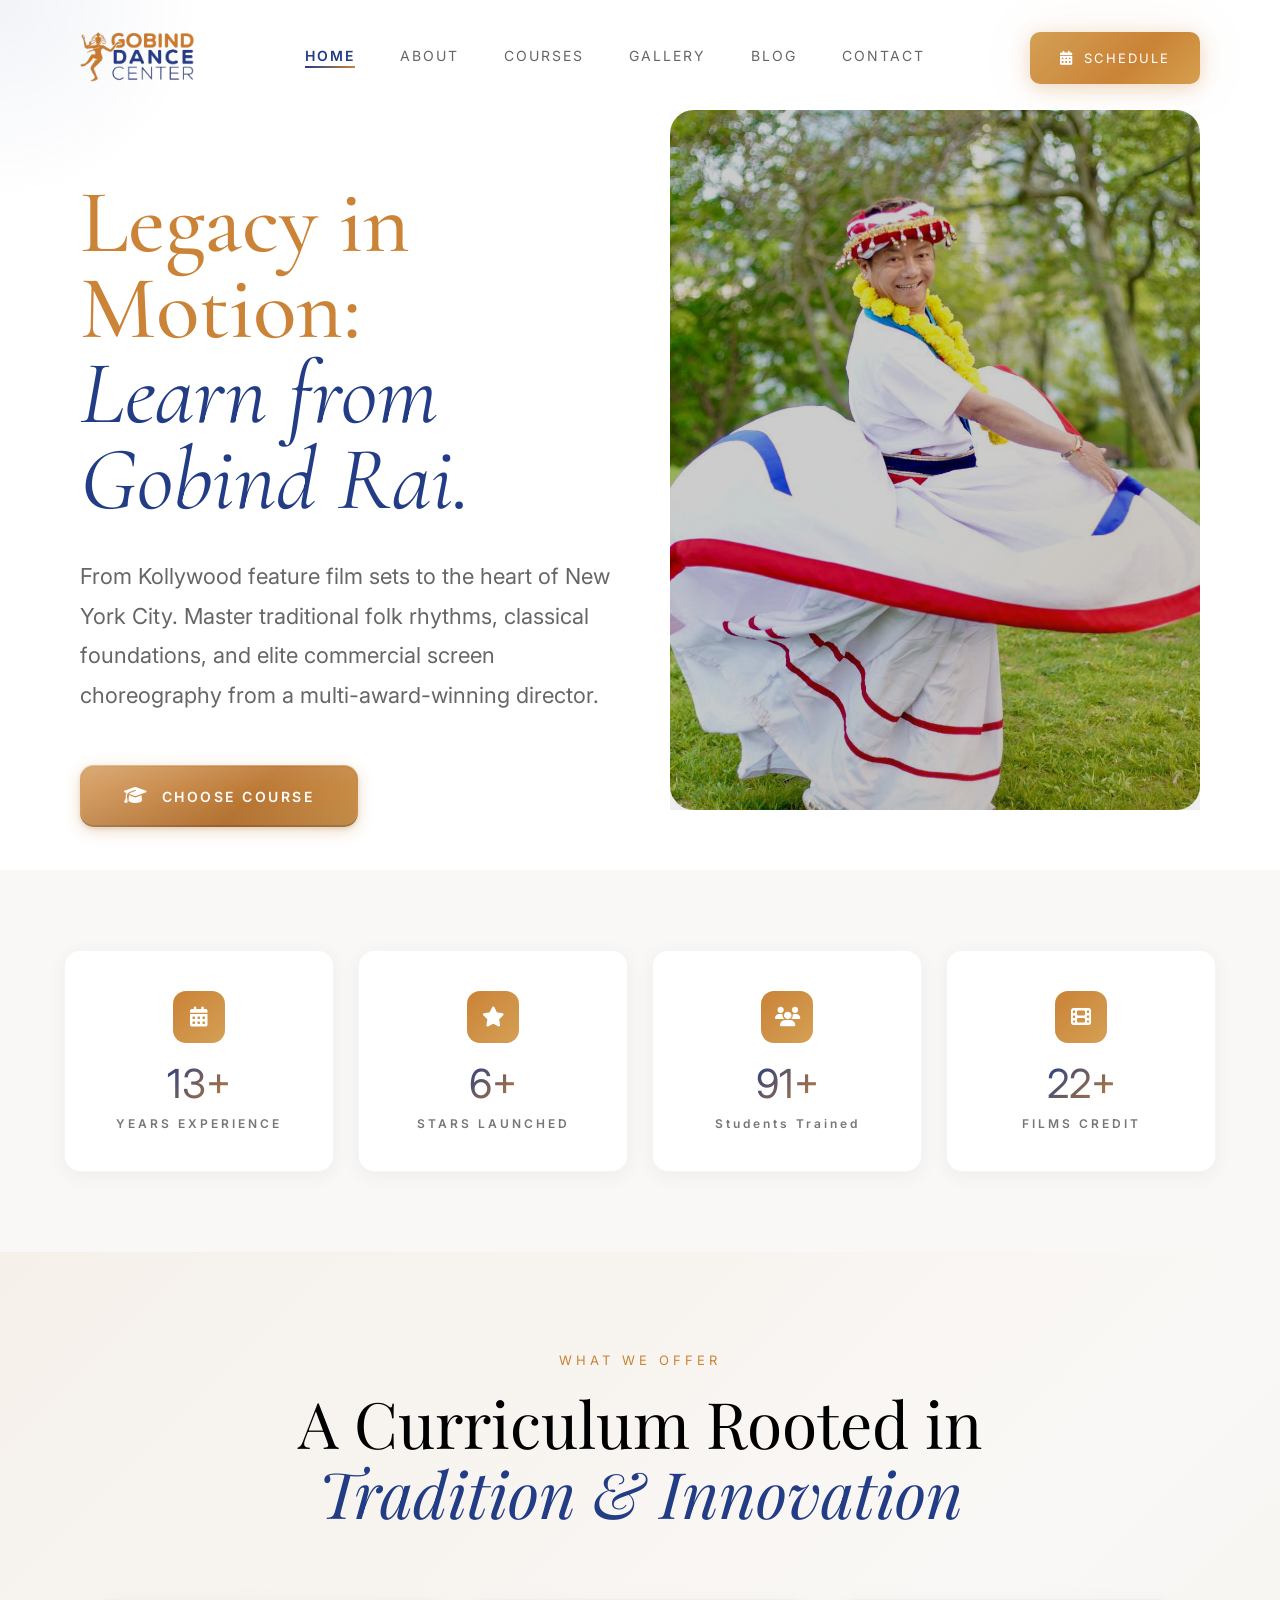
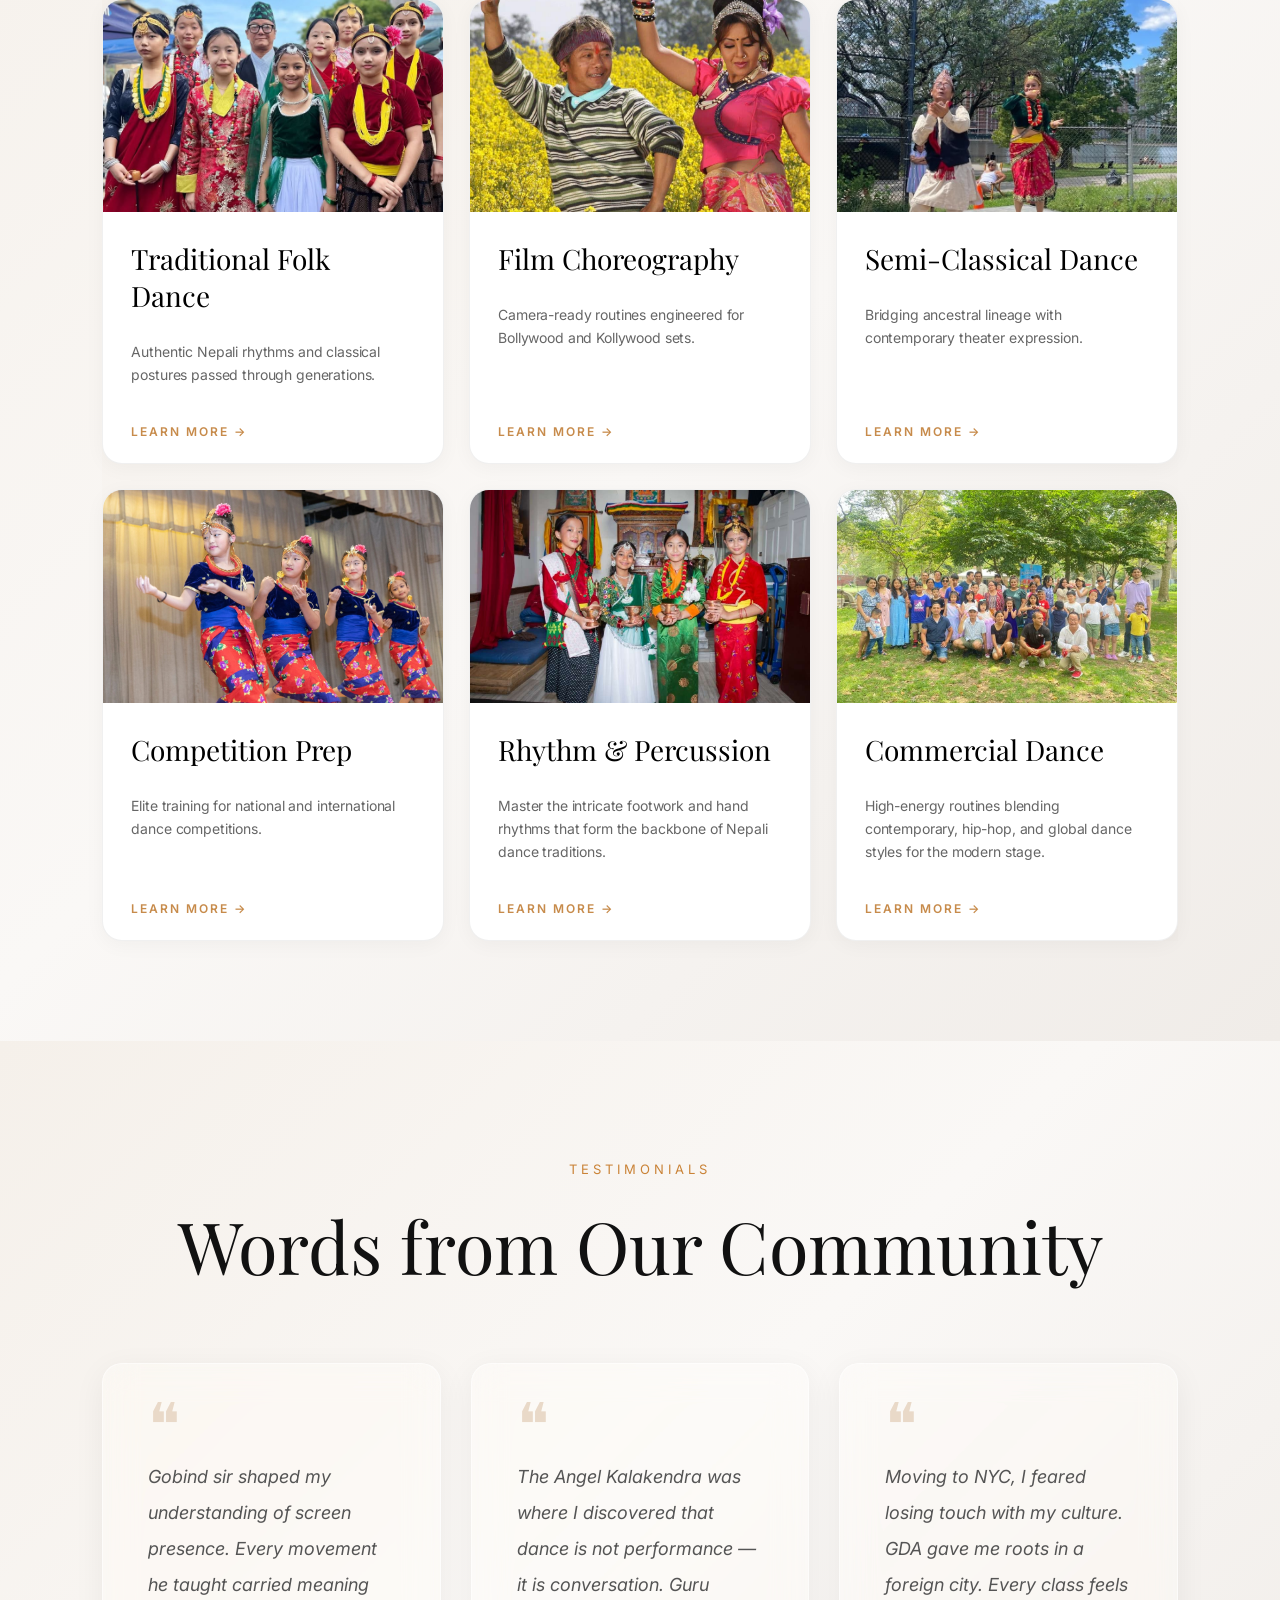
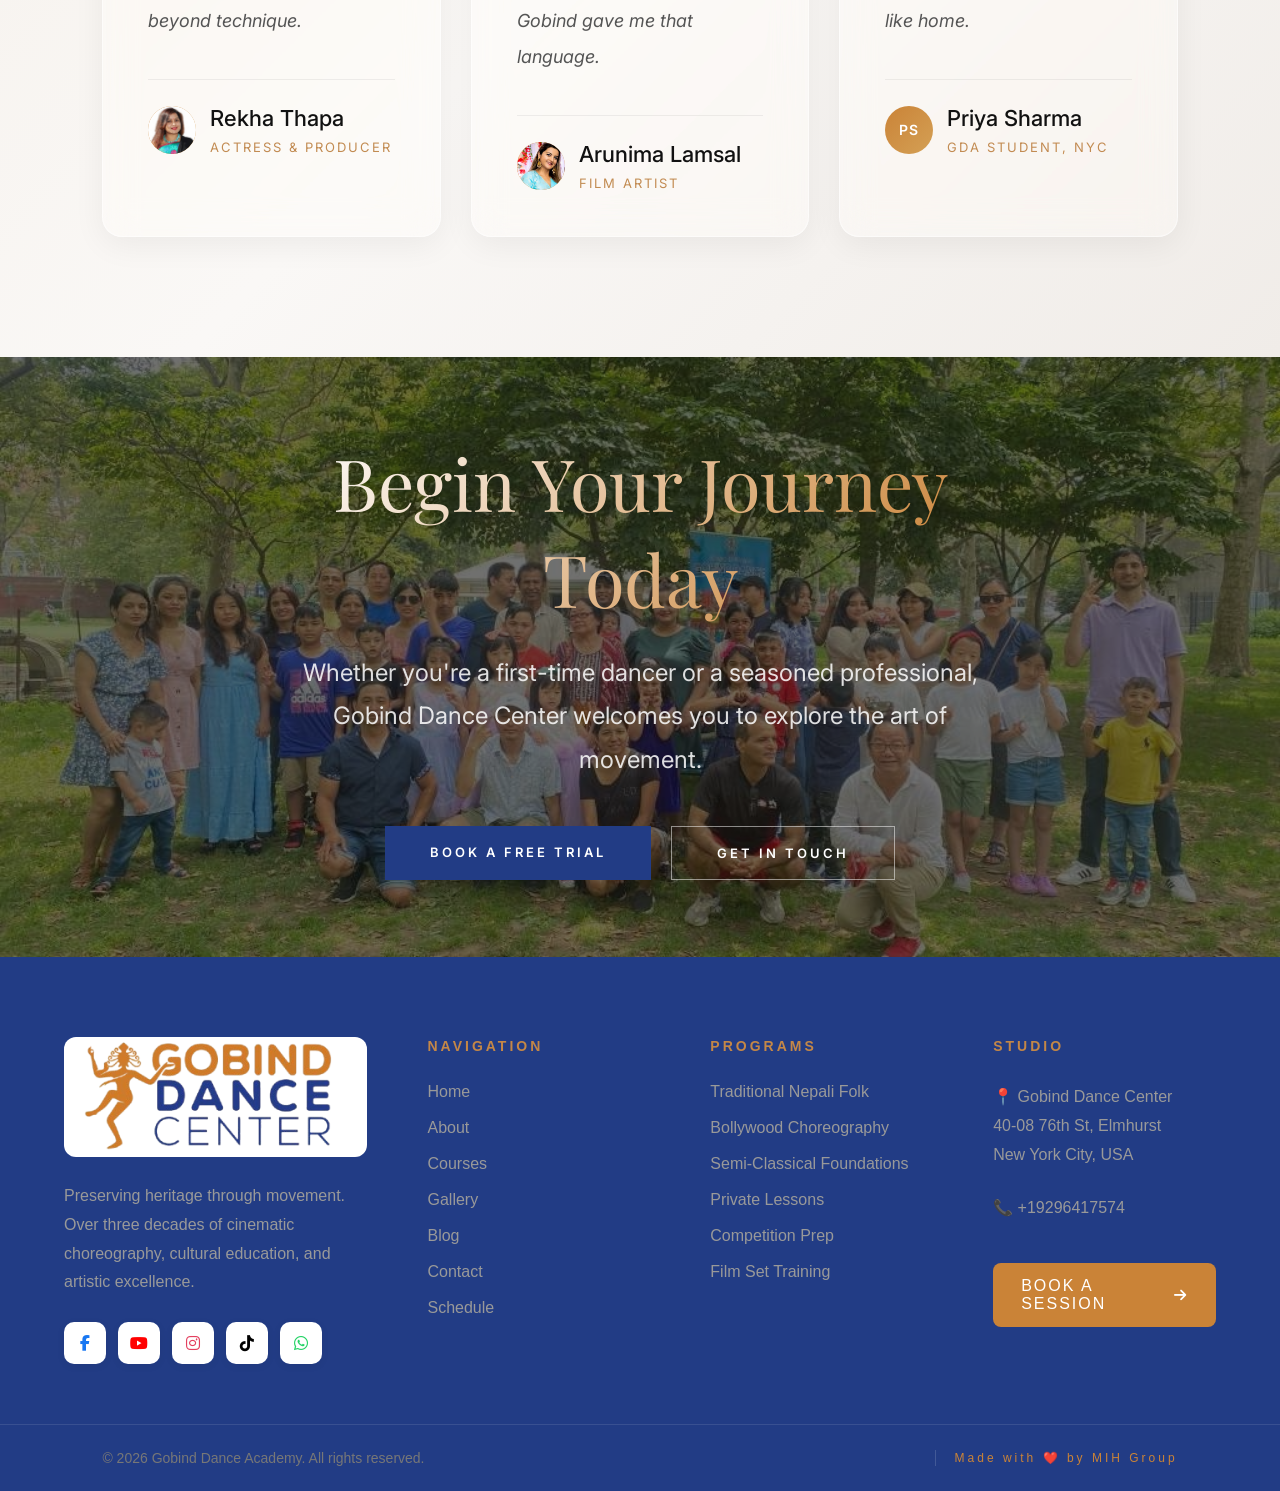
<file: index.html>
<!DOCTYPE html>
<html lang="en">
<head>
<meta charset="UTF-8">
<meta name="viewport" content="width=device-width, initial-scale=1.0">

<title>Gobind Dance Center</title>
<link rel="icon" type="image/png" href="assets/images/fab.png">
<link href="https://fonts.googleapis.com/css2?family=Playfair+Display:wght@400;500;600&display=swap" rel="stylesheet">
<link href="https://fonts.googleapis.com/css2?family=Cormorant+Garamond:wght@300;400;500;600;700&family=Inter:wght@300;400;500;600&display=swap" rel="stylesheet">
<link rel="stylesheet"
href="https://cdnjs.cloudflare.com/ajax/libs/font-awesome/6.5.1/css/all.min.css">
<link rel="stylesheet" href="./css/style.css">

</head>

<body>
<div class="preloader">
    <div class="preloader-logo">
        <img src="assets/images/image-removebg-preview.png" alt="Gobind Dance Academy">
    </div>
    <div class="preloader-bar"><span></span></div>
</div>

<div class="scroll-progress"></div>

<div class="cursor-glow"></div>

<div class="nav-overlay"></div>

<button class="back-to-top" aria-label="Back to top"><i class="fas fa-chevron-up"></i></button>

<header>
    <div class="logo-section">
        <div class="logo">
        <a href="index.html"><img src="assets/images/image-removebg-preview.png"></a>
        </div>
    </div>

    <div class="hamburger" aria-label="Toggle menu">
        <span></span>
        <span></span>
        <span></span>
    </div>

    <nav>
    <div class="nav-links">
        <a href="index.html" class="active">HOME</a>
        <a href="about.html">ABOUT</a>
        <a href="courses.html">COURSES</a>
        <a href="gallery.html">GALLERY</a>
        <a href="blog.html">BLOG</a>
        <a href="contact.html">CONTACT</a>
        <a href="schedule.html" class="nav-schedule-btn"><i class="fas fa-calendar-alt"></i> SCHEDULE</a>
    </div>
    </nav>

    <a href="schedule.html" class="schedule-btn ripple-btn">
        <i class="fas fa-calendar-alt"></i> SCHEDULE
    </a>
</header>

<section class="hero">

    <div class="hero-left">
        <h1>
            Legacy in Motion:
            <span>Learn from Gobind Rai.</span>
        </h1>

        <p class="description">
            From Kollywood feature film sets to the heart of New York City.
            Master traditional folk rhythms, classical foundations, and elite
            commercial screen choreography from a multi-award-winning director.
        </p>

        <div class="buttons">

            <a href="courses.html" class="primary-btn ripple-btn">
                <i class="fas fa-graduation-cap"></i> CHOOSE COURSE
            </a>

        </div>

    </div>

    <div class="hero-right">
        <div class="hero-3d-tilt">
            <img src="assets/images/gobind5.jpeg" alt="Dancer" class="hero-img">
        </div>
    </div>
</section>

<section class="stats reveal">
    <div class="stat-box">
        <div class="stat-icon"><i class="fas fa-calendar-alt"></i></div>
        <h2><span class="count-num" data-target="30">0</span>+</h2>
        <p>YEARS EXPERIENCE</p>
    </div>
    <div class="stat-box">
        <div class="stat-icon"><i class="fas fa-star"></i></div>
        <h2><span class="count-num" data-target="15">0</span>+</h2>
        <p>STARS LAUNCHED</p>
    </div>
    <div class="stat-box">
        <div class="stat-icon"><i class="fas fa-users"></i></div>
        <h2><span class="count-num" data-target="200">0</span>+</h2>
        <p>Students Trained</p>
    </div>

    <div class="stat-box">
        <div class="stat-icon"><i class="fas fa-film"></i></div>
        <h2><span class="count-num" data-target="50">0</span>+</h2>
        <p>FILMS CREDIT</p>
    </div>
</section>

<section class="services reveal">
    <div class="section-title">
        <span>WHAT WE OFFER</span>
        <h2>
            A Curriculum Rooted in<br>
            <em>Tradition & Innovation</em>
        </h2>
    </div>

    <div class="carousel-wrap">
        <div class="service-grid carousel-track">
            <div class="service-card carousel-slide">
                <div class="card-cover">
                    <img src="assets/images/group6.jpeg" alt="Traditional Folk" loading="lazy">
                </div>
                <div class="card-body">
                    <h3>Traditional Folk Dance</h3>
                    <p>Authentic Nepali rhythms and classical postures passed through generations.</p>
                    <a href="courses.html">LEARN MORE →</a>
                </div>
            </div>

            <div class="service-card carousel-slide">
                <div class="card-cover">
                    <img src="assets/images/film.jpeg" alt="Film Choreography" loading="lazy">
                </div>
                <div class="card-body">
                    <h3>Film Choreography</h3>
                    <p>Camera-ready routines engineered for Bollywood and Kollywood sets.</p>
                    <a href="courses.html">LEARN MORE →</a>
                </div>
            </div>

            <div class="service-card carousel-slide">
                <div class="card-cover">
                    <img src="assets/images/4e8510a8-af41-4be0-a759-9cf8679da20e.jpg" alt="Semi-Classical" loading="lazy">
                </div>
                <div class="card-body">
                    <h3>Semi-Classical Dance</h3>
                    <p>Bridging ancestral lineage with contemporary theater expression.</p>
                    <a href="courses.html">LEARN MORE →</a>
                </div>
            </div>

            <div class="service-card carousel-slide">
                <div class="card-cover">
                    <img src="assets/images/Dance.jpg" alt="Competition Prep" loading="lazy">
                </div>
                <div class="card-body">
                    <h3>Competition Prep</h3>
                    <p>Elite training for national and international dance competitions.</p>
                    <a href="courses.html">LEARN MORE →</a>
                </div>
            </div>

            <div class="service-card carousel-slide">
                <div class="card-cover">
                    <img src="assets/images/group3.jpg" alt="Rhythm & Percussion" loading="lazy">
                </div>
                <div class="card-body">
                    <h3>Rhythm & Percussion</h3>
                    <p>Master the intricate footwork and hand rhythms that form the backbone of Nepali dance traditions.</p>
                    <a href="courses.html">LEARN MORE →</a>
                </div>
            </div>

            <div class="service-card carousel-slide">
                <div class="card-cover">
                    <img src="assets/images/group.jpg" alt="Commercial Dance" loading="lazy">
                </div>
                <div class="card-body">
                    <h3>Commercial Dance</h3>
                    <p>High-energy routines blending contemporary, hip-hop, and global dance styles for the modern stage.</p>
                    <a href="courses.html">LEARN MORE →</a>
                </div>
            </div>
        </div>

        <button class="carousel-arrow carousel-prev" aria-label="Previous">‹</button>
        <button class="carousel-arrow carousel-next" aria-label="Next">›</button>
        <div class="carousel-dots"></div>
    </div>
</section>
<section class="testimonials reveal">
    <div class="section-header">
        <p>TESTIMONIALS</p>
        <h2>Words from Our Community</h2>
    </div>

    <div class="testimonial-wrap">
        <div class="testimonial-grid">

            <div class="testimonial-card">
                <div class="quote">❝</div>

                <p class="testimonial-text">
                    Gobind sir shaped my understanding of screen
                    presence. Every movement he taught carried
                    meaning beyond technique.
                </p>

                <hr>

                <div class="testimonial-author">
                    <div class="testimonial-avatar">
                        <img src="assets/images/rekha.png" alt="Rekha Thapa" loading="lazy">
                    </div>
                    <div>
                        <h4>Rekha Thapa</h4>
                        <span>ACTRESS & PRODUCER</span>
                    </div>
                </div>
            </div>

            <div class="testimonial-card">
                <div class="quote">❝</div>

                <p class="testimonial-text">
                    The Angel Kalakendra was where I discovered that
                    dance is not performance — it is conversation.
                    Guru Gobind gave me that language.
                </p>

                <hr>

                <div class="testimonial-author">
                    <div class="testimonial-avatar">
                        <img src="assets/images/arunima.jpeg" alt="Arunima Lamsal" loading="lazy">
                    </div>
                    <div>
                        <h4>Arunima Lamsal</h4>
                        <span>FILM ARTIST</span>
                    </div>
                </div>
            </div>

            <div class="testimonial-card">
                <div class="quote">❝</div>

                <p class="testimonial-text">
                    Moving to NYC, I feared losing touch with my
                    culture. GDA gave me roots in a foreign city.
                    Every class feels like home.
                </p>

                <hr>

                <div class="testimonial-author">
                    <div class="testimonial-avatar">PS</div>
                    <div>
                        <h4>Priya Sharma</h4>
                        <span>GDA STUDENT, NYC</span>
                    </div>
                </div>
            </div>

        </div>

        <button class="carousel-arrow carousel-prev" aria-label="Previous">‹</button>
        <button class="carousel-arrow carousel-next" aria-label="Next">›</button>
    </div>

    <div class="testimonial-dots carousel-dots"></div>
</section>
<section class="cta-section reveal">
    <div class="overlay"></div>

    <div class="cta-inner">
        <div class="cta-content">
            <h2>Begin Your Journey Today</h2>

            <p>
                Whether you're a first-time dancer or a seasoned professional,
                Gobind Dance Center welcomes you to explore the art of movement.
            </p>

            <div class="cta-buttons">
                <a href="courses.html" class="btn-primary ripple-btn">BOOK A FREE TRIAL</a>
                <a href="contact.html" class="btn-secondary ripple-btn">GET IN TOUCH</a>
            </div>
        </div>
    </div>
</section>

<footer class="footer">
    <div class="footer-container">

        <!-- Company Info -->
        <div class="footer-col"> 
            <div class="footer-logo">
                <a href="index.html">
                <div class="logo-box">
                    <img src="assets/images/image-removebg-preview.png" alt="Gobind Dance Academy">
                </div>
                </a>
            </div>

            <p>
                Preserving heritage through movement. Over three decades of
                cinematic choreography, cultural education, and artistic excellence.
            </p>

            <div class="social-icons">
                <a href="https://www.facebook.com/gobind.rai.5"><i class="fab fa-facebook-f"></i><span class="si-label">Facebook</span></a>
                <a href="https://www.youtube.com/@GobindRaiEntertainment"><i class="fab fa-youtube"></i><span class="si-label">YouTube</span></a>
                <a href="https://www.instagram.com/gobind.rai.entertainment/"><i class="fab fa-instagram"></i><span class="si-label">Instagram</span></a>
                <a href="https://www.tiktok.com/@gobindrai11"><i class="fab fa-tiktok"></i><span class="si-label">TikTok</span></a>
                <a href="https://api.whatsapp.com/send/?phone=19296417574&text&type=phone_number&app_absent=0"><i class="fab fa-whatsapp"></i><span class="si-label">WhatsApp</span></a>

            </div>
        </div>

        <!-- Navigation -->
        <div class="footer-col">
            <h4>NAVIGATION</h4>
            <ul>
                <li><a href="index.html">Home</a></li>
                <li><a href="about.html">About</a></li>
                <li><a href="courses.html">Courses</a></li>
                <li><a href="gallery.html">Gallery</a></li>
                <li><a href="blog.html">Blog</a></li>
                <li><a href="contact.html">Contact</a></li>
                <li><a href="schedule.html">Schedule</a></li>
            </ul>
        </div>

        <!-- Programs -->
        <div class="footer-col">
            <h4>PROGRAMS</h4>
            <ul>
                <li><a href="courses.html">Traditional Nepali Folk</a></li>
                <li><a href="courses.html">Bollywood Choreography</a></li>
                <li><a href="courses.html">Semi-Classical Foundations</a></li>
                <li><a href="courses.html">Private Lessons</a></li>
                <li><a href="courses.html">Competition Prep</a></li>
                <li><a href="courses.html">Film Set Training</a></li>
            </ul>
        </div>

        <!-- Contact -->
        <div class="footer-col">
            <h4>STUDIO</h4>

            <p><a href="https://maps.google.com/?q=40-08+76th+St+Elmhurst+NY+11373" target="_blank" rel="noopener">📍 Gobind Dance Center<br>
                  40-08 76th St, Elmhurst<br>
                  New York City, USA</a></p>

            <p><a href="tel:+19296417574">📞 +19296417574</a></p>

            <a href="contact.html" class="footer-btn ripple-btn">
                BOOK A SESSION <i class="fas fa-arrow-right"></i>
            </a>
        </div>

    </div>

    <div class="footer-bottom">
        <p>© 2026 Gobind Dance Academy. All rights reserved.</p>
        <p class="footer-tm"><a href="https://mihgroup.com.np/" target="_blank" rel="noopener">Made with ❤️ by MIH Group</a></p>
    </div>
</footer>
<script src="js/main.js"></script>
</body>
</html>
</file>
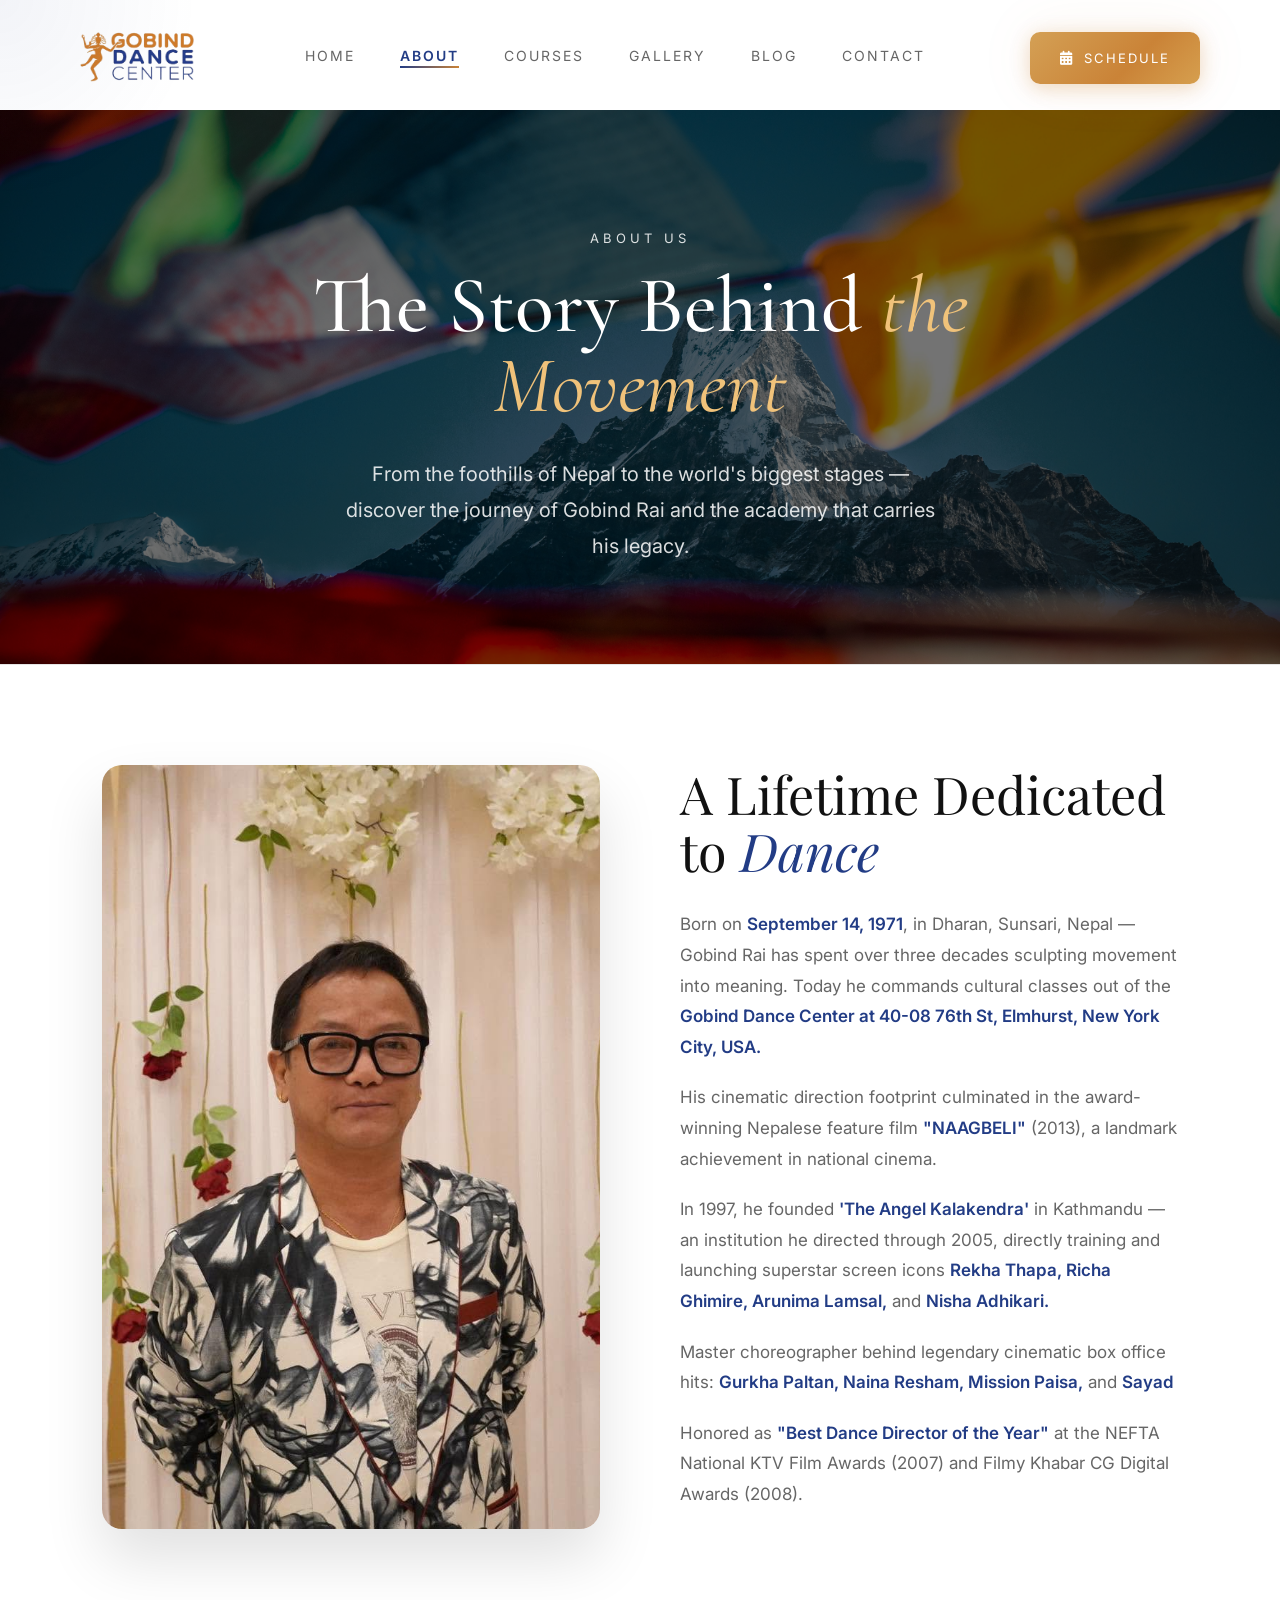
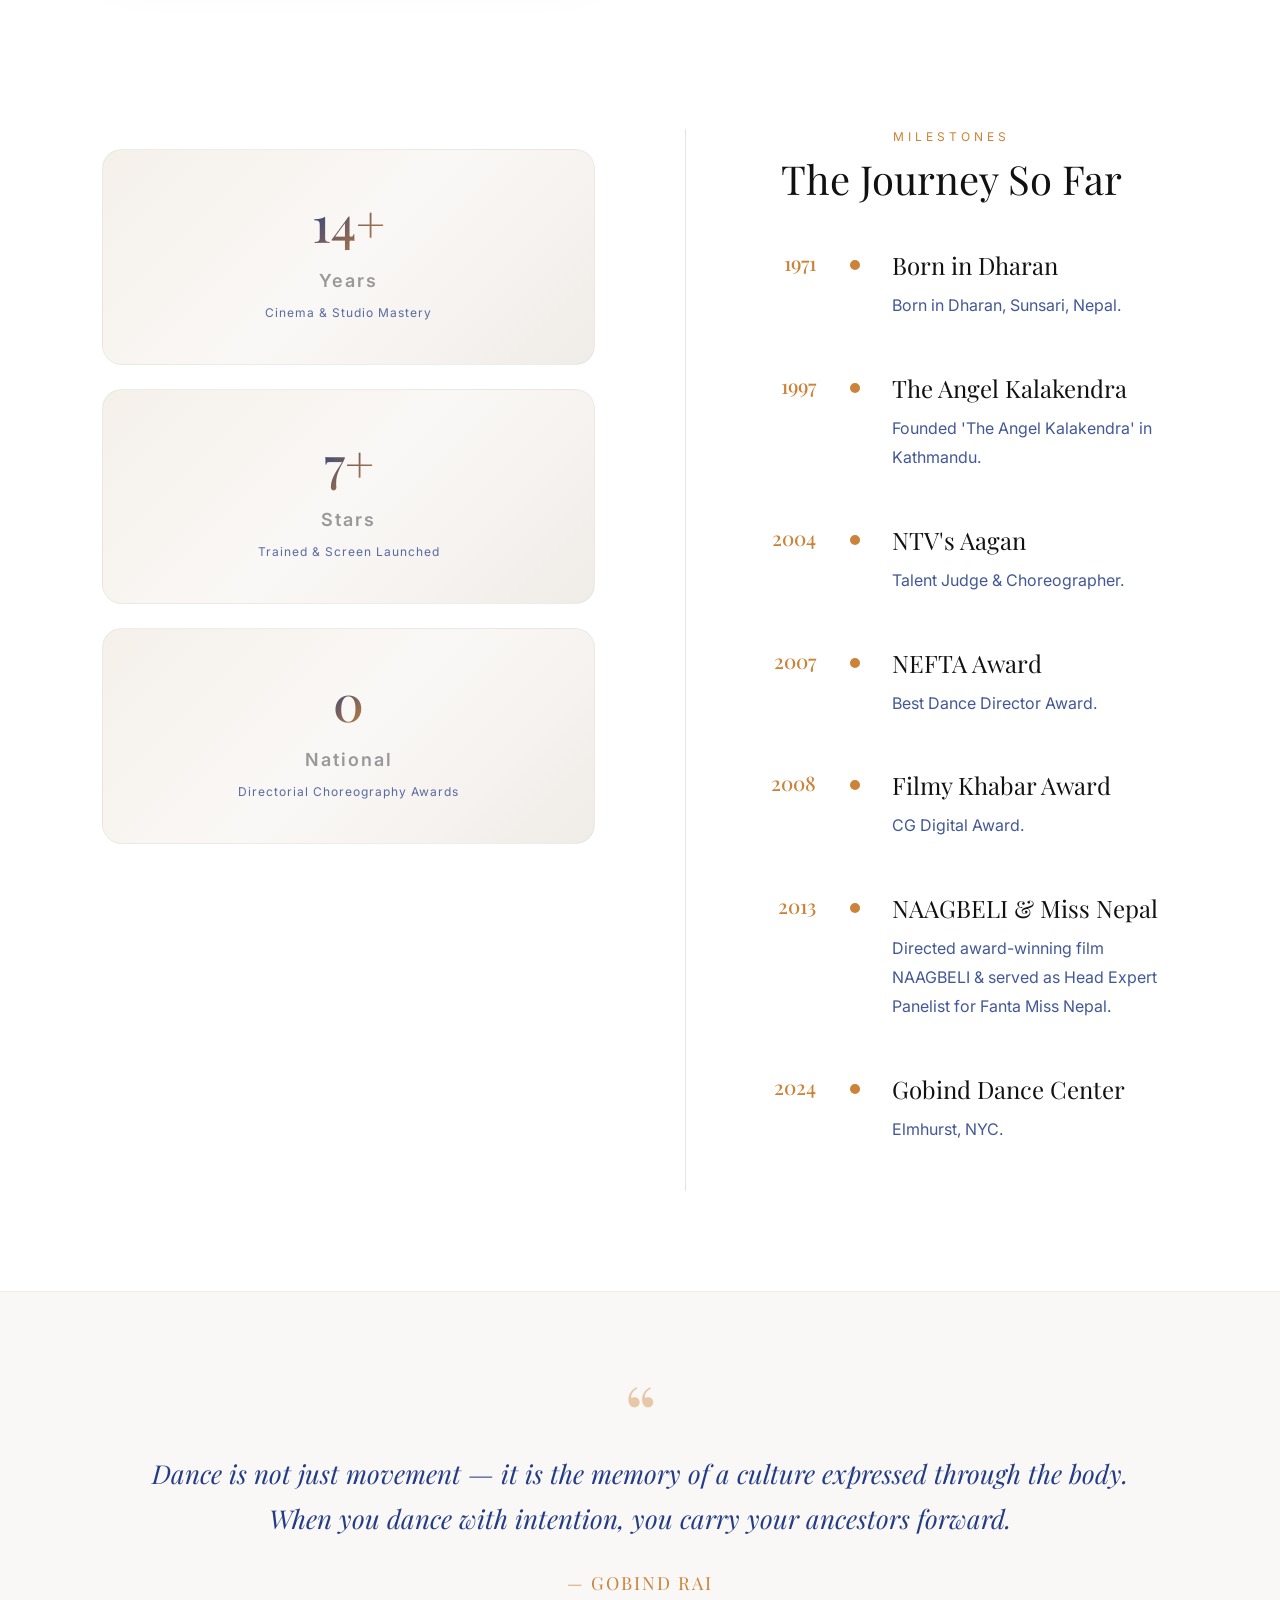
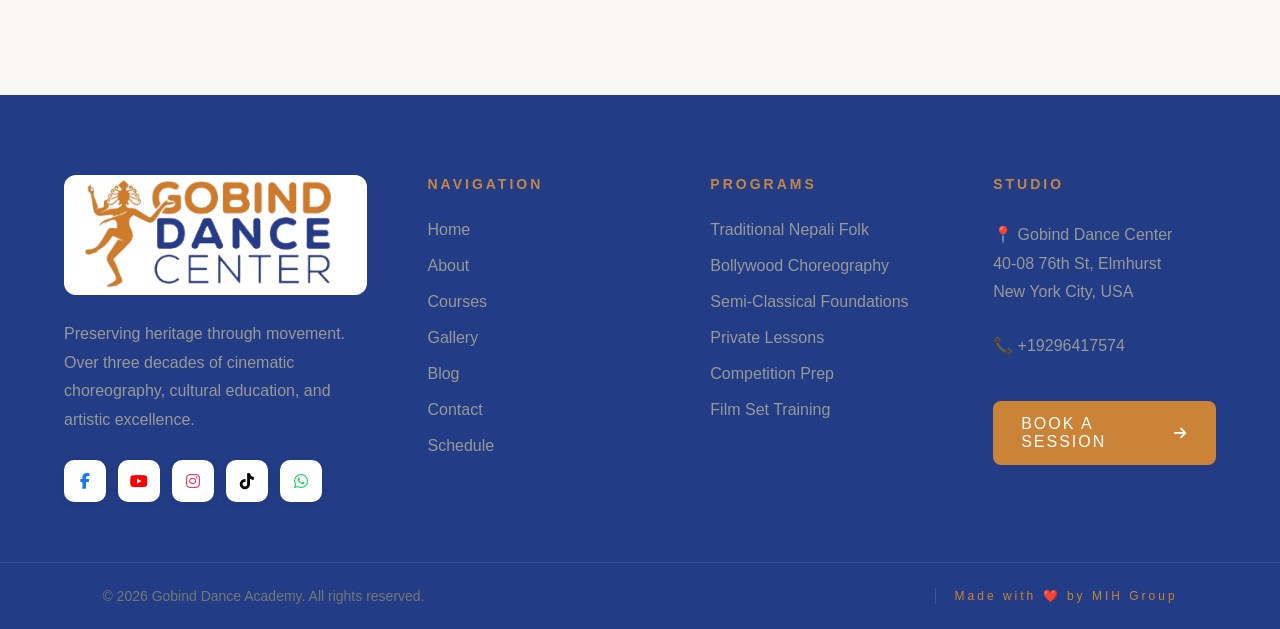
<file: about.html>
<!DOCTYPE html>
<html lang="en">
<head>

<meta charset="utf-8"/>
<meta content="width=device-width, initial-scale=1.0" name="viewport"/>
<title>
   About - Gobind Dance Academy
  </title>
<link href="assets/images/fab.png" rel="icon" type="image/png"/>
<link href="https://fonts.googleapis.com/css2?family=Playfair+Display:wght@400;500;600&amp;display=swap" rel="stylesheet"/>
<link href="https://fonts.googleapis.com/css2?family=Cormorant+Garamond:wght@300;400;500;600;700&amp;family=Inter:wght@300;400;500;600&amp;display=swap" rel="stylesheet"/>
<link href="https://cdnjs.cloudflare.com/ajax/libs/font-awesome/6.5.1/css/all.min.css" rel="stylesheet"/>
<link href="./css/style.css" rel="stylesheet"/>
<link href="./css/about.css" rel="stylesheet"/>

</head>

<body>
<div class="preloader">
    <div class="preloader-logo">
        <img src="assets/images/image-removebg-preview.png" alt="Gobind Dance Academy">
    </div>
    <div class="preloader-bar"><span></span></div>
</div>

<div class="scroll-progress"></div>

<div class="cursor-glow"></div>

<div class="nav-overlay"></div>

<button class="back-to-top" aria-label="Back to top"><i class="fas fa-chevron-up"></i></button>

<header>
    <div class="logo-section">
        <div class="logo">
        <a href="index.html"><img src="assets/images/image-removebg-preview.png"></a>
        </div>
    </div>

    <div class="hamburger" aria-label="Toggle menu">
        <span></span>
        <span></span>
        <span></span>
    </div>

    <nav>
    <div class="nav-links">
        <a href="index.html">HOME</a>
        <a href="about.html" class="active">ABOUT</a>
        <a href="courses.html">COURSES</a>
        <a href="gallery.html">GALLERY</a>
        <a href="blog.html">BLOG</a>
        <a href="contact.html">CONTACT</a>
        <a href="schedule.html" class="nav-schedule-btn">SCHEDULE</a>
    </div>
    </nav>

    <a href="schedule.html" class="schedule-btn ripple-btn">
        <i class="fas fa-calendar-alt"></i> SCHEDULE
    </a>
</header>

<section class="page-hero page-hero-about">
    <div class="page-hero-overlay"></div>
     <div class="page-hero-content">
      <span class="section-label">
       ABOUT US
      </span>
      <h1>
       The Story Behind
       <em>
        the Movement
       </em>
      </h1>
      <p>
       From the foothills of Nepal to the world's biggest stages — discover the journey of Gobind Rai and the academy that carries his legacy.
      </p>
     </div>
    </section>
    <section class="about-story reveal">
     <div class="about-grid">
      <div class="about-image">
       <div class="about-3d-tilt">
        <img alt="Gobind Rai" src="assets/images/gobind1.jpg"/>
       </div>
      </div>
      <div class="about-text">
       <h2>A Lifetime Dedicated to <em>Dance</em></h2>
       <p>Born on <span class="text-highlight">September 14, 1971</span>, in Dharan, Sunsari, Nepal — Gobind Rai has spent over three decades sculpting movement into meaning. Today he commands cultural classes out of the <span class="text-highlight">Gobind Dance Center at 40-08 76th St, Elmhurst, New York City, USA.</span></p>
       <p>His cinematic direction footprint culminated in the award-winning Nepalese feature film <span class="text-highlight">"NAAGBELI"</span> (2013), a landmark achievement in national cinema.</p>
       <p>In 1997, he founded <span class="text-highlight">'The Angel Kalakendra'</span> in Kathmandu — an institution he directed through 2005, directly training and launching superstar screen icons <span class="text-highlight">Rekha Thapa, Richa Ghimire, Arunima Lamsal,</span> and <span class="text-highlight">Nisha Adhikari.</span></p>
       <p>Master choreographer behind legendary cinematic box office hits: <span class="text-highlight">Gurkha Paltan, Naina Resham, Mission Paisa,</span> and <span class="text-highlight">Sayad</span></p>
       <p>Honored as <span class="text-highlight">"Best Dance Director of the Year"</span> at the NEFTA National KTV Film Awards (2007) and Filmy Khabar CG Digital Awards (2008).</p>
      </div>
     </div>
    </section>
    <section class="about-stats-timeline reveal">
     <div class="stats-timeline-grid">
      <div class="stats-group">
       <div class="stat-card">
        <h2><span class="count-num" data-target="30">0</span>+</h2>
        <p>Years</p>
        <span class="stat-desc">Cinema &amp; Studio Mastery</span>
       </div>
       <div class="stat-card">
        <h2><span class="count-num" data-target="15">0</span>+</h2>
        <p>Stars</p>
        <span class="stat-desc">Trained &amp; Screen Launched</span>
       </div>
       <div class="stat-card">
        <h2><span class="count-num" data-target="2">0</span></h2>
        <p>National</p>
        <span class="stat-desc">Directorial Choreography Awards</span>
       </div>
      </div>
      <div class="about-timeline-img-mobile">
       <img alt="Gobind Rai" src="assets/images/gobind1.jpg" loading="lazy"/>
      </div>
      <div class="about-timeline-col">
       <div class="section-header">
        <p>MILESTONES</p>
        <h2>The Journey So Far</h2>
       </div>
       <div class="timeline">
        <div class="timeline-item">
         <div class="timeline-year">1971</div>
         <div class="timeline-content">
          <h3>Born in Dharan</h3>
          <p>Born in Dharan, Sunsari, Nepal.</p>
         </div>
        </div>
        <div class="timeline-item">
         <div class="timeline-year">1997</div>
         <div class="timeline-content">
          <h3>The Angel Kalakendra</h3>
          <p>Founded 'The Angel Kalakendra' in Kathmandu.</p>
         </div>
        </div>
        <div class="timeline-item">
         <div class="timeline-year">2004</div>
         <div class="timeline-content">
          <h3>NTV's Aagan</h3>
          <p>Talent Judge &amp; Choreographer.</p>
         </div>
        </div>
        <div class="timeline-item">
         <div class="timeline-year">2007</div>
         <div class="timeline-content">
          <h3>NEFTA Award</h3>
          <p>Best Dance Director Award.</p>
         </div>
        </div>
        <div class="timeline-item">
         <div class="timeline-year">2008</div>
         <div class="timeline-content">
          <h3>Filmy Khabar Award</h3>
          <p>CG Digital Award.</p>
         </div>
        </div>
        <div class="timeline-item">
         <div class="timeline-year">2013</div>
         <div class="timeline-content">
          <h3>NAAGBELI &amp; Miss Nepal</h3>
          <p>Directed award-winning film NAAGBELI &amp; served as Head Expert Panelist for Fanta Miss Nepal.</p>
         </div>
        </div>
        <div class="timeline-item">
         <div class="timeline-year">2024</div>
         <div class="timeline-content">
          <h3>Gobind Dance Center</h3>
          <p>Elmhurst, NYC.</p>
         </div>
        </div>
       </div>
      </div>
     </div>
    </section>
    <section class="about-quote reveal-scale">
     <div class="quote-inner">
      <span class="quote-mark">
       “
      </span>
      <blockquote>
       Dance is not just movement — it is the memory of a culture expressed through the body.
       <br/>
       When you dance with intention, you carry your ancestors forward.
      </blockquote>
      <span class="quote-attribution">
       — Gobind Rai
      </span>
     </div>
    </section>

<footer class="footer">
    <div class="footer-container">

        <!-- Company Info -->
        <div class="footer-col"> 
            <div class="footer-logo">
                <a href="index.html">
                <div class="logo-box">
                    <img src="assets/images/image-removebg-preview.png" alt="Gobind Dance Academy">
                </div>
                </a>
            </div>

            <p>
                Preserving heritage through movement. Over three decades of
                cinematic choreography, cultural education, and artistic excellence.
            </p>

            <div class="social-icons">
                <a href="https://www.facebook.com/gobind.rai.5"><i class="fab fa-facebook-f"></i><span class="si-label">Facebook</span></a>
                <a href="https://www.youtube.com/@GobindRaiEntertainment"><i class="fab fa-youtube"></i><span class="si-label">YouTube</span></a>
                <a href="https://www.instagram.com/gobind.rai.entertainment/"><i class="fab fa-instagram"></i><span class="si-label">Instagram</span></a>
                <a href="https://www.tiktok.com/@gobindrai11"><i class="fab fa-tiktok"></i><span class="si-label">TikTok</span></a>
                <a href="https://api.whatsapp.com/send/?phone=19296417574&text&type=phone_number&app_absent=0"><i class="fab fa-whatsapp"></i><span class="si-label">WhatsApp</span></a>
            </div>

        </div>

        <!-- Navigation -->
        <div class="footer-col">
            <h4>NAVIGATION</h4>
            <ul>
                <li><a href="index.html">Home</a></li>
                <li><a href="about.html">About</a></li>
                <li><a href="courses.html">Courses</a></li>
                <li><a href="gallery.html">Gallery</a></li>
                <li><a href="blog.html">Blog</a></li>
                <li><a href="contact.html">Contact</a></li>
                <li><a href="schedule.html">Schedule</a></li>
            </ul>
        </div>

        <!-- Programs -->
        <div class="footer-col">
            <h4>PROGRAMS</h4>
            <ul>
                <li><a href="courses.html">Traditional Nepali Folk</a></li>
                <li><a href="courses.html">Bollywood Choreography</a></li>
                <li><a href="courses.html">Semi-Classical Foundations</a></li>
                <li><a href="courses.html">Private Lessons</a></li>
                <li><a href="courses.html">Competition Prep</a></li>
                <li><a href="courses.html">Film Set Training</a></li>
            </ul>
        </div>

        <!-- Contact -->
        <div class="footer-col">
            <h4>STUDIO</h4>

            <p><a href="https://maps.google.com/?q=40-08+76th+St+Elmhurst+NY+11373" target="_blank" rel="noopener">📍 Gobind Dance Center<br>
                  40-08 76th St, Elmhurst<br>
                  New York City, USA</a></p>

            <p><a href="tel:+19296417574">📞 +19296417574</a></p>

            <a href="contact.html" class="footer-btn ripple-btn">
                BOOK A SESSION <i class="fas fa-arrow-right"></i>
            </a>

        </div>

    </div>

    <div class="footer-bottom">
        <p>© 2026 Gobind Dance Academy. All rights reserved.</p>
        <p class="footer-tm"><a href="https://mihgroup.com.np/" target="_blank" rel="noopener">Made with ❤️ by MIH Group</a></p>
    </div>
</footer>
<script src="js/main.js"></script>
</body>
</html>
</file>
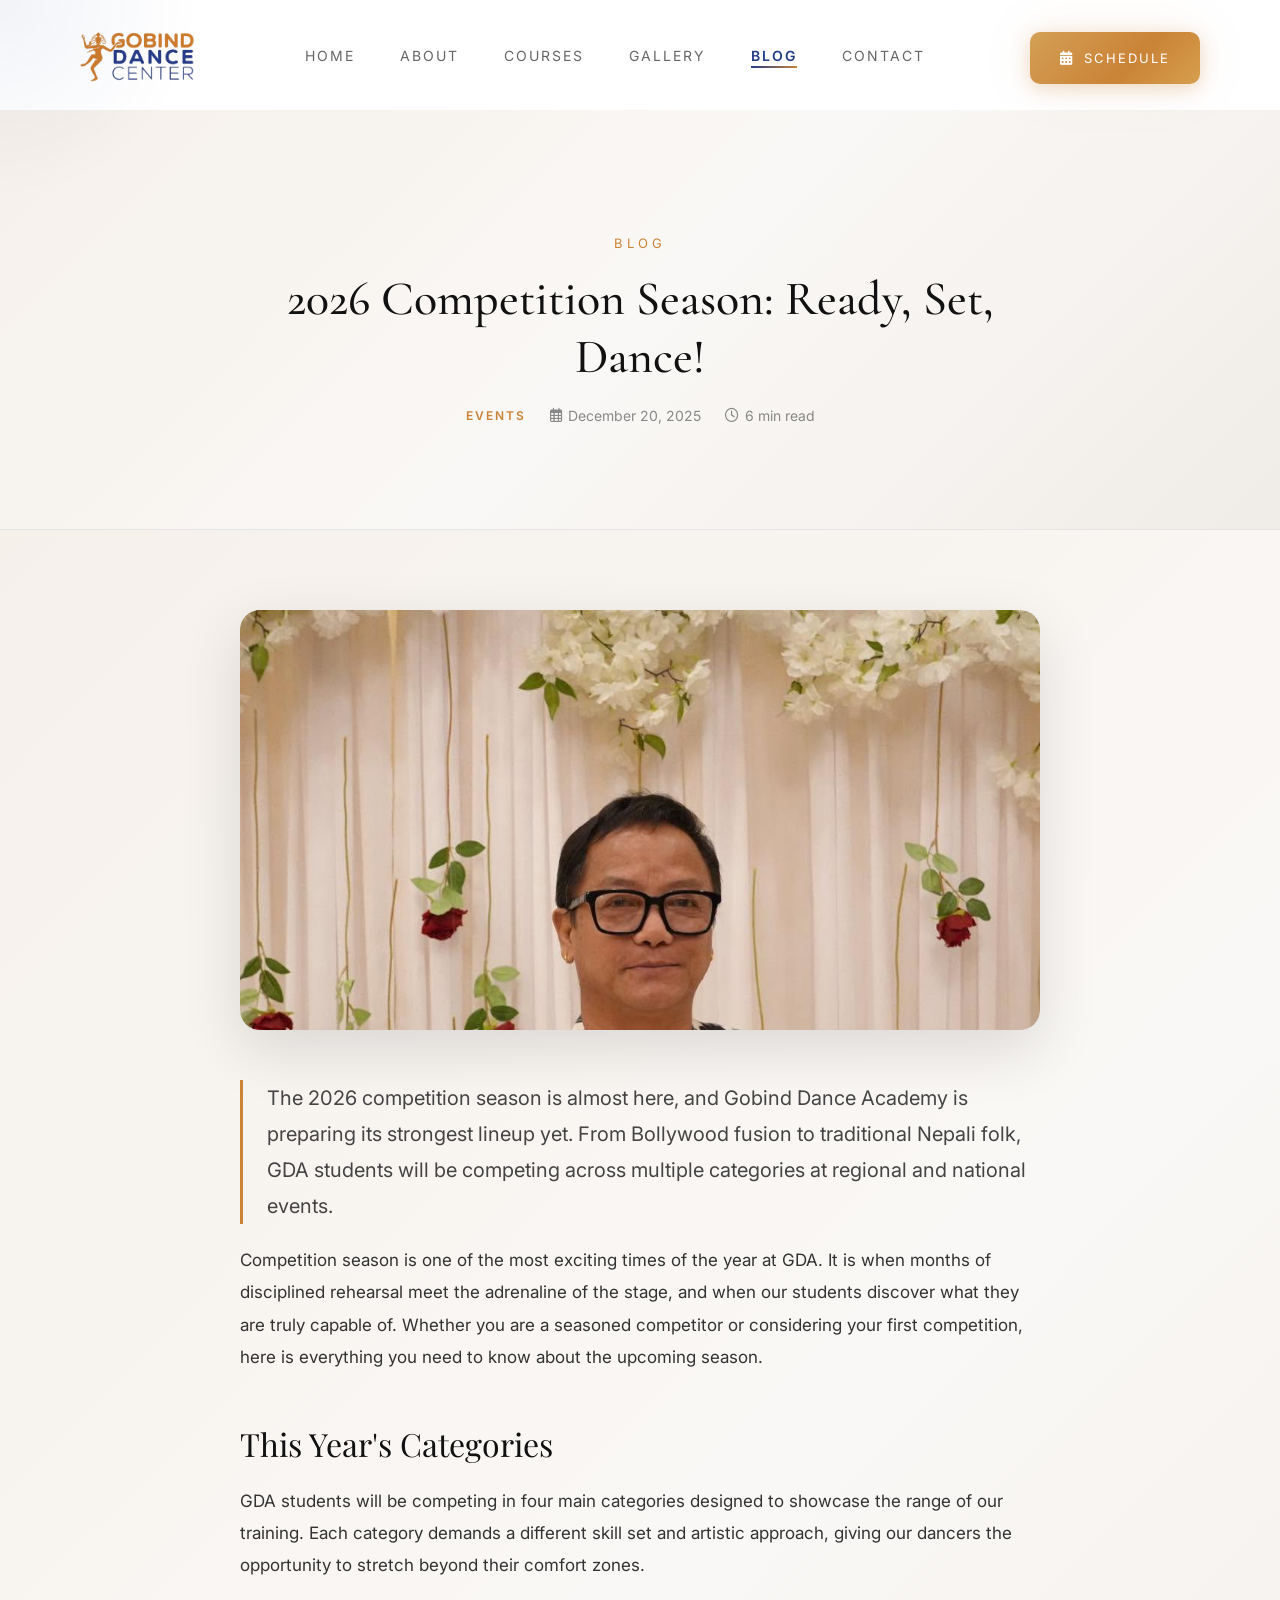
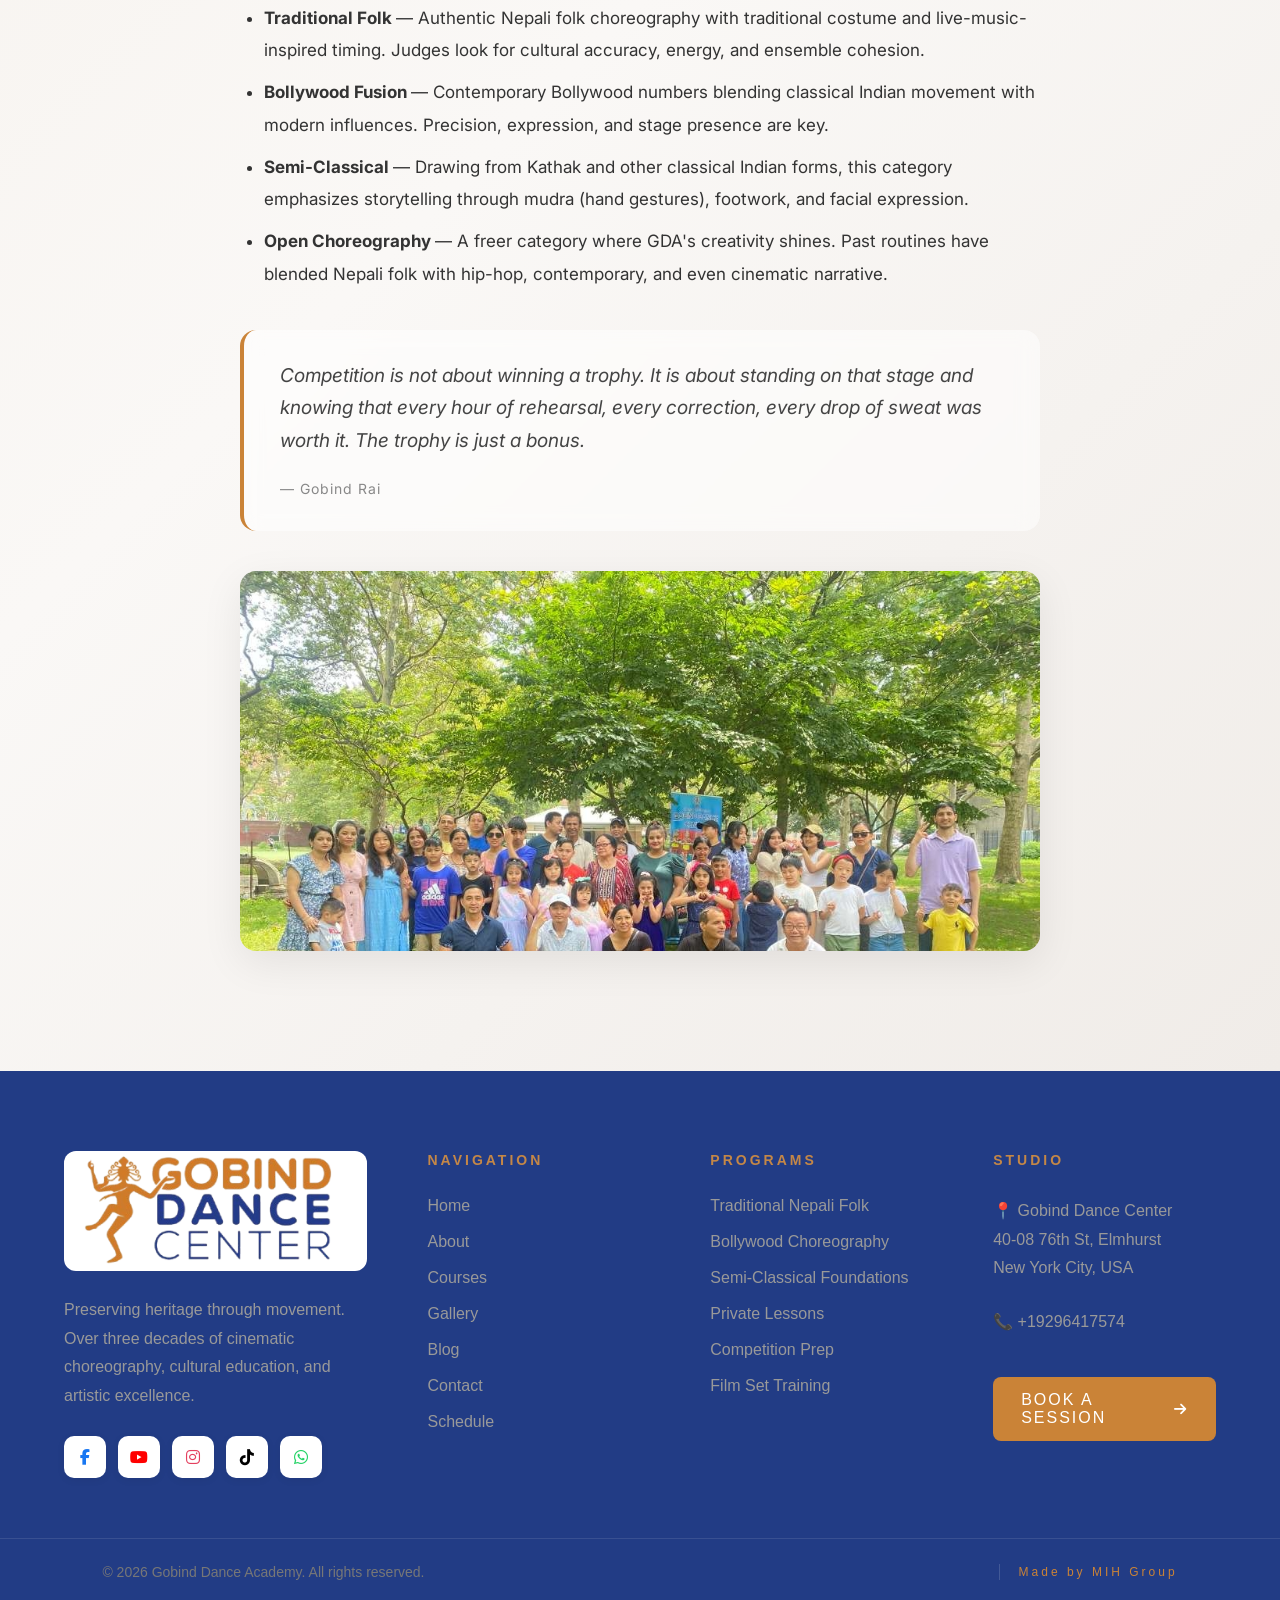
<file: blog-2026-competition-season.html>
<!DOCTYPE html>
<html lang="en">
<head>

<meta charset="utf-8"/>
<meta content="width=device-width, initial-scale=1.0" name="viewport"/>
<title>
   2026 Competition Season: Ready, Set, Dance! - Gobind Dance Academy
  </title>
<link href="assets/images/fab.png" rel="icon" type="image/png"/>
<link href="https://fonts.googleapis.com/css2?family=Playfair+Display:wght@400;500;600&amp;display=swap" rel="stylesheet"/>
<link href="https://fonts.googleapis.com/css2?family=Cormorant+Garamond:wght@300;400;500;600;700&amp;family=Inter:wght@300;400;500;600&amp;display=swap" rel="stylesheet"/>
<link href="https://cdnjs.cloudflare.com/ajax/libs/font-awesome/6.5.1/css/all.min.css" rel="stylesheet"/>
<link href="./css/style.css" rel="stylesheet"/>

</head>

<body>
<div class="preloader">
    <div class="preloader-logo">
        <img src="assets/images/image-removebg-preview.png" alt="Gobind Dance Academy">
    </div>
    <div class="preloader-bar"><span></span></div>
</div>

<div class="scroll-progress"></div>

<div class="cursor-glow"></div>

<div class="nav-overlay"></div>

<button class="back-to-top" aria-label="Back to top"><i class="fas fa-chevron-up"></i></button>

<header>
    <div class="logo-section">
        <div class="logo">
        <a href="index.html"><img src="assets/images/image-removebg-preview.png"></a>
        </div>
    </div>

    <div class="hamburger" aria-label="Toggle menu">
        <span></span>
        <span></span>
        <span></span>
    </div>

    <nav>
    <div class="nav-links">
        <a href="index.html">HOME</a>
        <a href="about.html">ABOUT</a>
        <a href="courses.html">COURSES</a>
        <a href="gallery.html">GALLERY</a>
        <a href="blog.html" class="active">BLOG</a>
        <a href="contact.html">CONTACT</a>
        <a href="schedule.html" class="nav-schedule-btn">SCHEDULE</a>
    </div>
    </nav>

    <a href="schedule.html" class="schedule-btn ripple-btn">
        <i class="fas fa-calendar-alt"></i> SCHEDULE
    </a>
</header>

<section class="page-hero page-hero-post">
     <div class="page-hero-content">
      <span class="section-label">
       BLOG
      </span>
      <h1>
       2026 Competition Season: Ready, Set, Dance!
      </h1>
      <div class="post-meta-hero">
       <span class="post-category">
        EVENTS
       </span>
       <span class="post-date">
        <i class="far fa-calendar-alt">
        </i>
        December 20, 2025
       </span>
       <span class="post-read-time">
        <i class="far fa-clock">
        </i>
        6 min read
       </span>
      </div>
     </div>
    </section>
    <article class="post-section reveal">
     <div class="post-container">
      <div class="post-featured-image">
       <img alt="GDA competition team" src="assets/images/gobind1.jpg"/>
      </div>
      <div class="post-body">
        <p class="post-intro">
         The 2026 competition season is almost here, and Gobind Dance Academy is preparing its strongest lineup yet. From Bollywood fusion to traditional Nepali folk, GDA students will be competing across multiple categories at regional and national events.
        </p>
        <p>
         Competition season is one of the most exciting times of the year at GDA. It is when months of disciplined rehearsal meet the adrenaline of the stage, and when our students discover what they are truly capable of. Whether you are a seasoned competitor or considering your first competition, here is everything you need to know about the upcoming season.
        </p>
        <h2>
         This Year's Categories
        </h2>
        <p>
         GDA students will be competing in four main categories designed to showcase the range of our training. Each category demands a different skill set and artistic approach, giving our dancers the opportunity to stretch beyond their comfort zones.
        </p>
        <ul>
         <li>
          <strong>
           Traditional Folk
          </strong>
          — Authentic Nepali folk choreography with traditional costume and live-music-inspired timing. Judges look for cultural accuracy, energy, and ensemble cohesion.
         </li>
         <li>
          <strong>
           Bollywood Fusion
          </strong>
          — Contemporary Bollywood numbers blending classical Indian movement with modern influences. Precision, expression, and stage presence are key.
         </li>
         <li>
          <strong>
           Semi-Classical
          </strong>
          — Drawing from Kathak and other classical Indian forms, this category emphasizes storytelling through mudra (hand gestures), footwork, and facial expression.
         </li>
         <li>
          <strong>
           Open Choreography
          </strong>
          — A freer category where GDA's creativity shines. Past routines have blended Nepali folk with hip-hop, contemporary, and even cinematic narrative.
         </li>
        </ul>
        <blockquote>
         <p>
          Competition is not about winning a trophy. It is about standing on that stage and knowing that every hour of rehearsal, every correction, every drop of sweat was worth it. The trophy is just a bonus.
         </p>
         <cite>
          — Gobind Rai
         </cite>
        </blockquote>
        <div class="post-image-full">
         <img alt="GDA competition team performance" src="assets/images/group.jpg"/>
         <span class="post-caption">
          GDA dancers at a regional competition in 2025.
         </span>
         <h3>
          Training Camp Schedule
         </h3>
         <p>
          Preparation for competition season begins in January with our intensive training camp. Running every Saturday from 10 AM to 4 PM at the New York studio, the camp covers technique refinement, routine mastery, costume fitting, and stagecraft. Dancers also participate in mock competitions to build confidence and receive feedback from guest judges.
         </p>
         <p>
          This year, we have invited guest choreographers from both Nepal and the US Bollywood scene to lead masterclasses. These sessions give our students exposure to different teaching styles and artistic perspectives, enriching their overall training experience.
         </p>
         <h3>
          How to Get Involved
         </h3>
         <p>
          Registration for the 2026 competition season is now open. All GDA students enrolled in a regular class are eligible to audition for the competition team. No prior competition experience is necessary — only dedication, discipline, and a passion for dance.
         </p>
         <p>
          Interested students should speak with their instructor or contact the studio to schedule a placement assessment. Competition team rehearsals begin in January, with the first competition taking place in March.
         </p>
         <div class="post-footer-meta">
          <div class="post-tags">
           <span class="tag-label">
            Tags:
           </span>
           <a class="post-tag" href="blog.html?filter=events">
            events
           </a>
           <a class="post-tag" href="blog.html?filter=community">
            community
           </a>
           <a class="post-tag" href="blog.html?filter=dance">
            competition
           </a>
           <div class="post-share">
            <span class="share-label">
             Share:
            </span>
            <a aria-label="Share on Facebook" class="share-link" href="https://www.facebook.com/sharer/sharer.php?u=https://gobinddanceacademy.com/blog-2026-competition-season.html" target="_blank">
             <i class="fab fa-facebook-f">
             </i>
            </a>
            <a aria-label="Share on Twitter" class="share-link" href="https://twitter.com/intent?text=2026+Competition+Season:+Ready,+Set,+Dance!&amp;url=https://gobinddanceacademy.com/blog-2026-competition-season.html" target="_blank">
             <i class="fab fa-twitter">
             </i>
            </a>
            <a aria-label="Share on WhatsApp" class="share-link" href="https://api.whatsapp.com/send?text=2026+Competition+Season:+Ready,+Set,+Dance!%20https://gobinddanceacademy.com/blog-2026-competition-season.html" target="_blank">
             <i class="fab fa-whatsapp">
             </i>
            </a>
            <div class="post-author">
             <div class="author-avatar">
              <img alt="Gobind Rai" src="assets/images/gobind1.jpg"/>
              <div class="author-info">
               <h4>
                Gobind Rai
               </h4>
               <p>
                Founder &amp; Lead Choreographer at Gobind Dance Academy. With over three decades of experience in Nepali dance and film choreography.
               </p>
               <nav class="post-nav">
                <a class="post-nav-link prev" href="blog-gda-expands-to-nyc.html">
                 <span class="post-nav-direction">
                  <i class="fas fa-arrow-left">
                  </i>
                  Previous
                 </span>
                 <span class="post-nav-title">
                  GDA Expands to New York City
                 </span>
                </a>
                <a class="post-nav-link next" href="blog-5-essential-warm-up-exercises.html">
                 <span class="post-nav-direction">
                  Next
                  <i class="fas fa-arrow-right">
                  </i>
                 </span>
                 <span class="post-nav-title">
                  5 Essential Warm-Up Exercises for Dancers
                 </span>
                </a>
               </nav>
               <section class="post-related">
                <h3>
                 Related Articles
                </h3>
                <div class="related-grid">
                 <article class="related-card">
                  <a href="blog-gda-expands-to-nyc.html">
                   <div class="related-image" style="background: linear-gradient(135deg, #ca8337, #223c85);">
                    <i class="fas fa-city" style="color: rgba(255,255,255,0.4); font-size: 40px;">
                    </i>
                    <div class="related-content">
                     <span class="related-category">
                      COMMUNITY
                     </span>
                     <h4>
                      GDA Expands to New York City
                     </h4>
                    </div>
                   </div>
                  </a>
                 </article>
                 <article class="related-card">
                  <a href="blog-5-essential-warm-up-exercises.html">
                   <div class="related-image" style="background: linear-gradient(135deg, #667eea, #764ba2);">
                    <i class="fas fa-lightbulb" style="color: rgba(255,255,255,0.4); font-size: 40px;">
                    </i>
                    <div class="related-content">
                     <span class="related-category">
                      TIPS
                     </span>
                     <h4>
                      5 Essential Warm-Up Exercises for Dancers
                     </h4>
                    </div>
                   </div>
                  </a>
                 </article>
                 <article class="related-card">
                  <a href="blog-from-studio-to-screen.html">
                   <div class="related-image" style="background: linear-gradient(135deg, #ca8337, #223c85);">
                    <i class="fas fa-film" style="color: rgba(255,255,255,0.4); font-size: 40px;">
                    </i>
                    <div class="related-content">
                     <span class="related-category">
                      INDUSTRY
                     </span>
                      <h4>
                       From Studio to Screen: Film Choreography Tips
                      </h4>
                     </div>
                    </div>
                   </a>
                  </article>
                  <article class="related-card">
                   <a href="blog-language-of-nepali-folk-dance.html">
                    <div class="related-image" style="background: linear-gradient(135deg, #223c85, #ca8337);">
                     <i class="fas fa-mask" style="color: rgba(255,255,255,0.4); font-size: 40px;">
                     </i>
                     <div class="related-content">
                      <span class="related-category">
                       CULTURE
                      </span>
                      <h4>
                       The Language of Nepali Folk Dance
                      </h4>
                     </div>
                    </div>
                   </a>
                  </article>
                  <article class="related-card">
                   <a href="blog-rhythm-and-roots.html">
                    <div class="related-image" style="background: linear-gradient(135deg, #667eea, #764ba2);">
                     <i class="fas fa-music" style="color: rgba(255,255,255,0.4); font-size: 40px;">
                     </i>
                     <div class="related-content">
                      <span class="related-category">
                       MUSIC
                      </span>
                      <h4>
                       Rhythm &amp; Roots: The Music Behind the Movement
                      </h4>
                     </div>
                    </div>
                   </a>
                  </article>
                 </div>
                </section>
                <div class="post-social">
                 <h4>Follow GDA</h4>
                 <div class="social-icons">
                  <a href="https://www.facebook.com/gobind.rai.5" class="social-link" target="_blank"><i class="fab fa-facebook-f"></i></a>
                  <a href="https://www.youtube.com/@GobindRaiEntertainment" class="social-link" target="_blank"><i class="fab fa-youtube"></i></a>
                  <a href="https://www.instagram.com/gobind.rai.entertainment/" class="social-link" target="_blank"><i class="fab fa-instagram"></i></a>
                  <a href="https://www.tiktok.com/@gobindrai11" class="social-link" target="_blank"><i class="fab fa-tiktok"></i></a>
                  <a href="https://api.whatsapp.com/send/?phone=19296417574" class="social-link" target="_blank"><i class="fab fa-whatsapp"></i></a>
                 </div>
                </div>
        </div>
     </div>
    </article>

<footer class="footer">
    <div class="footer-container">

        <!-- Company Info -->
        <div class="footer-col"> 
            <div class="footer-logo">
                <a href="index.html">
                <div class="logo-box">
                    <img src="assets/images/image-removebg-preview.png" alt="Gobind Dance Academy">
                </div>
                </a>
            </div>

            <p>
                Preserving heritage through movement. Over three decades of
                cinematic choreography, cultural education, and artistic excellence.
            </p>

            <div class="social-icons">
                <a href="https://www.facebook.com/gobind.rai.5"><i class="fab fa-facebook-f"></i><span class="si-label">Facebook</span></a>
                <a href="https://www.youtube.com/@GobindRaiEntertainment"><i class="fab fa-youtube"></i><span class="si-label">YouTube</span></a>
                <a href="https://www.instagram.com/gobind.rai.entertainment/"><i class="fab fa-instagram"></i><span class="si-label">Instagram</span></a>
                <a href="https://www.tiktok.com/@gobindrai11"><i class="fab fa-tiktok"></i><span class="si-label">TikTok</span></a>
                <a href="https://api.whatsapp.com/send/?phone=19296417574&text&type=phone_number&app_absent=0"><i class="fab fa-whatsapp"></i><span class="si-label">WhatsApp</span></a>
            </div>

        </div>

        <!-- Navigation -->
        <div class="footer-col">
            <h4>NAVIGATION</h4>
            <ul>
                <li><a href="index.html">Home</a></li>
                <li><a href="about.html">About</a></li>
                <li><a href="courses.html">Courses</a></li>
                <li><a href="gallery.html">Gallery</a></li>
                <li><a href="blog.html">Blog</a></li>
                <li><a href="contact.html">Contact</a></li>
                <li><a href="schedule.html">Schedule</a></li>
            </ul>
        </div>

        <!-- Programs -->
        <div class="footer-col">
            <h4>PROGRAMS</h4>
            <ul>
                <li><a href="courses.html">Traditional Nepali Folk</a></li>
                <li><a href="courses.html">Bollywood Choreography</a></li>
                <li><a href="courses.html">Semi-Classical Foundations</a></li>
                <li><a href="courses.html">Private Lessons</a></li>
                <li><a href="courses.html">Competition Prep</a></li>
                <li><a href="courses.html">Film Set Training</a></li>
            </ul>
        </div>

        <!-- Contact -->
        <div class="footer-col">
            <h4>STUDIO</h4>

            <p><a href="https://maps.google.com/?q=40-08+76th+St+Elmhurst+NY+11373" target="_blank" rel="noopener">📍 Gobind Dance Center<br>
                  40-08 76th St, Elmhurst<br>
                  New York City, USA</a></p>

            <p><a href="tel:+19296417574">📞 +19296417574</a></p>

            <a href="contact.html" class="footer-btn ripple-btn">
                BOOK A SESSION <i class="fas fa-arrow-right"></i>
            </a>

        </div>

    </div>

    <div class="footer-bottom">
        <p>© 2026 Gobind Dance Academy. All rights reserved.</p>
        <p class="footer-tm">Made by <a href="https://mihgroup.com.np/" target="_blank" rel="noopener">MIH Group</a></p>
    </div>
</footer>
<script src="js/main.js"></script>
</body>
</html>
</file>
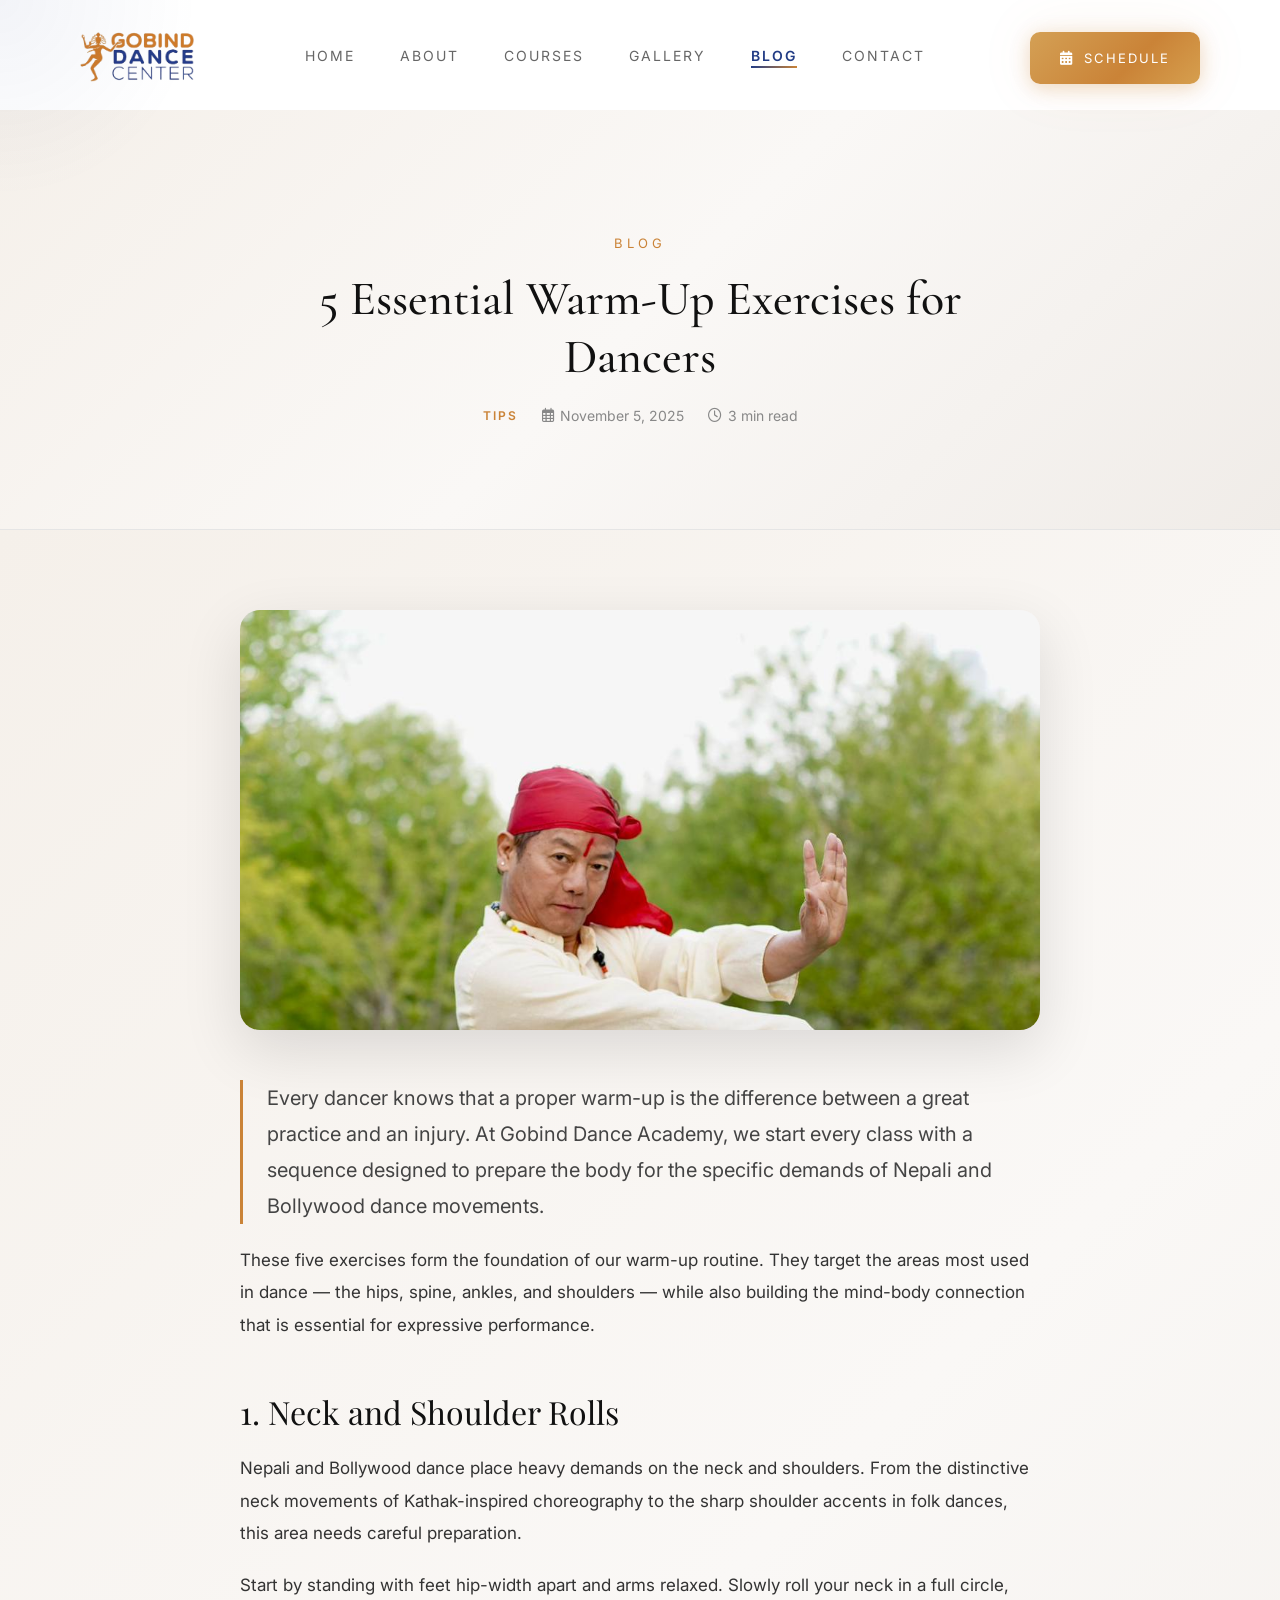
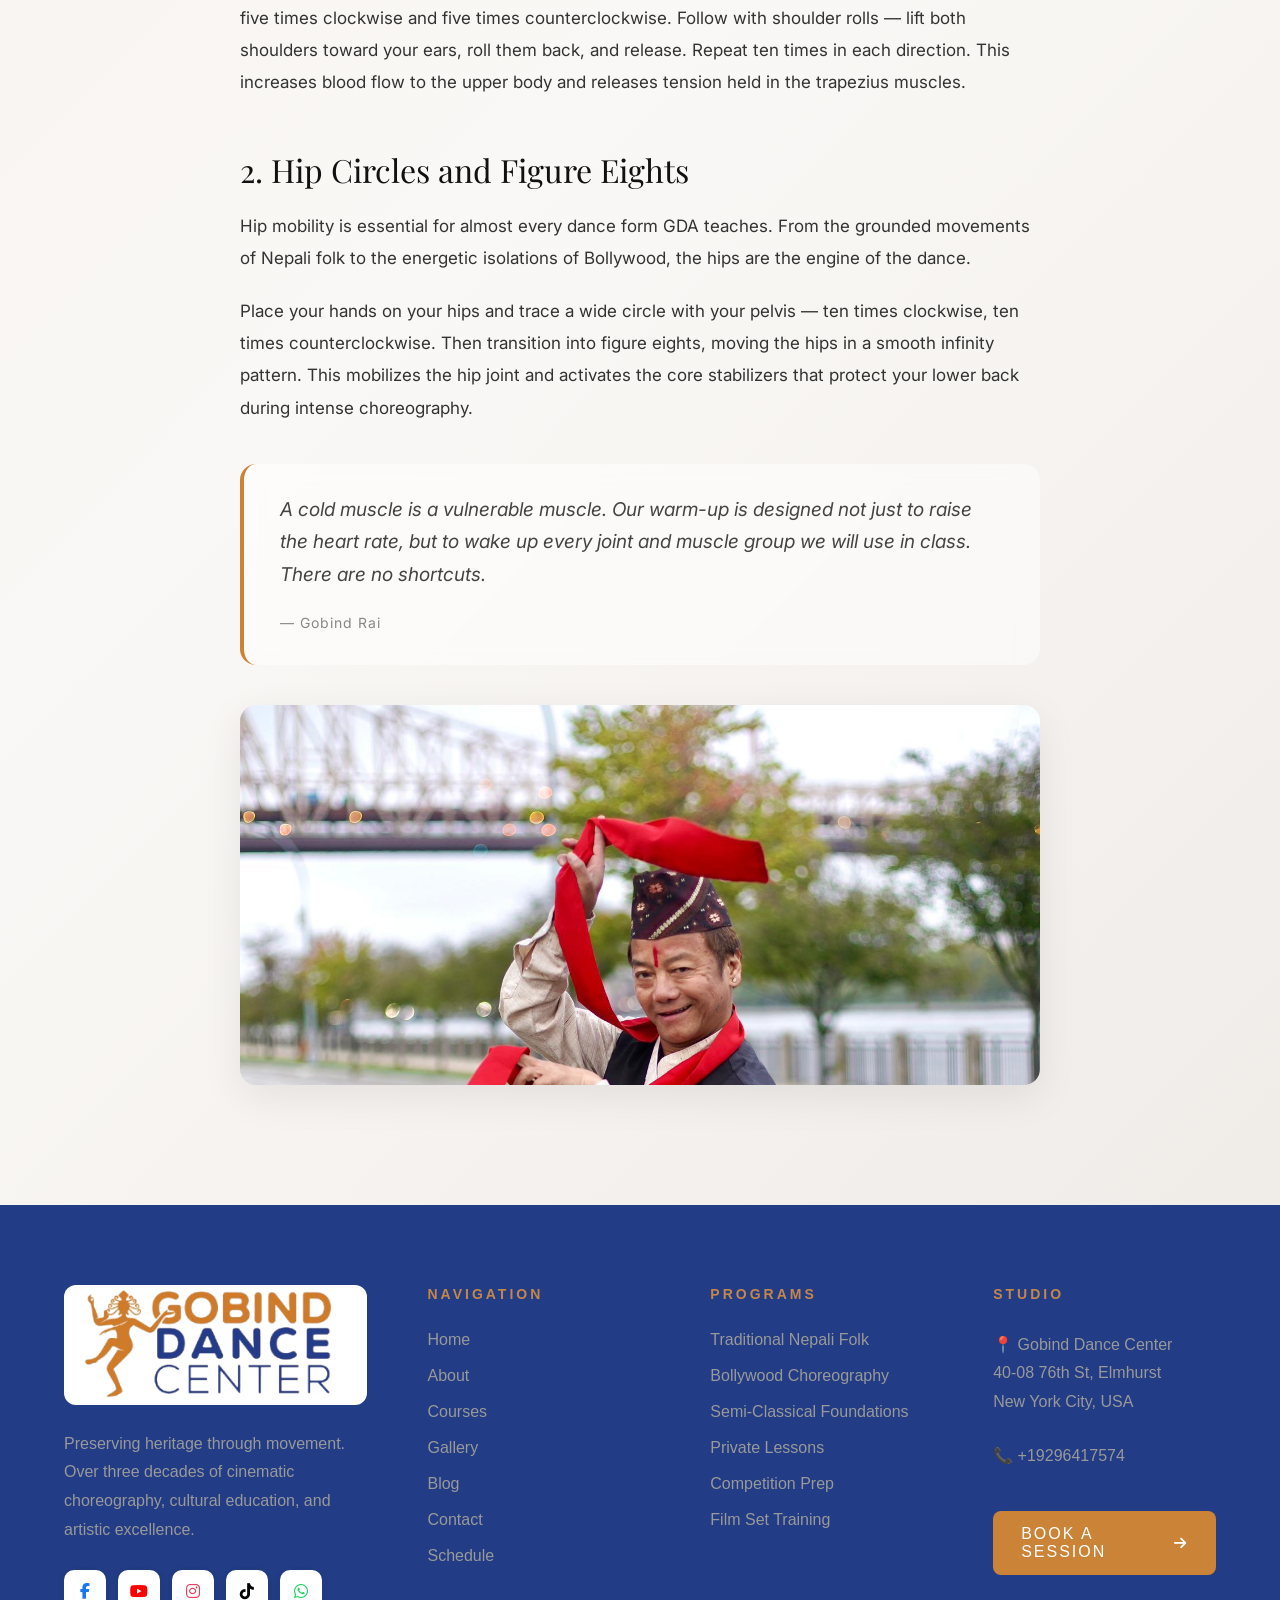
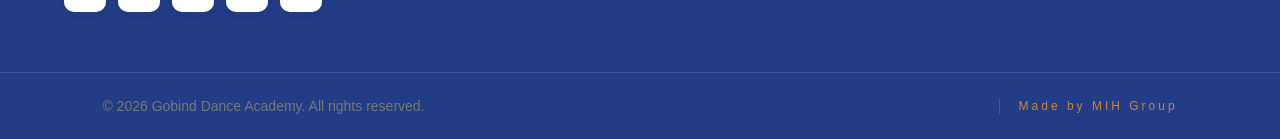
<file: blog-5-essential-warm-up-exercises.html>
<!DOCTYPE html>
<html lang="en">
<head>

<meta charset="utf-8"/>
<meta content="width=device-width, initial-scale=1.0" name="viewport"/>
<title>
   5 Essential Warm-Up Exercises for Dancers - Gobind Dance Academy
  </title>
<link href="assets/images/fab.png" rel="icon" type="image/png"/>
<link href="https://fonts.googleapis.com/css2?family=Playfair+Display:wght@400;500;600&amp;display=swap" rel="stylesheet"/>
<link href="https://fonts.googleapis.com/css2?family=Cormorant+Garamond:wght@300;400;500;600;700&amp;family=Inter:wght@300;400;500;600&amp;display=swap" rel="stylesheet"/>
<link href="https://cdnjs.cloudflare.com/ajax/libs/font-awesome/6.5.1/css/all.min.css" rel="stylesheet"/>
<link href="./css/style.css" rel="stylesheet"/>

</head>

<body>
<div class="preloader">
    <div class="preloader-logo">
        <img src="assets/images/image-removebg-preview.png" alt="Gobind Dance Academy">
    </div>
    <div class="preloader-bar"><span></span></div>
</div>

<div class="scroll-progress"></div>

<div class="cursor-glow"></div>

<div class="nav-overlay"></div>

<button class="back-to-top" aria-label="Back to top"><i class="fas fa-chevron-up"></i></button>

<header>
    <div class="logo-section">
        <div class="logo">
        <a href="index.html"><img src="assets/images/image-removebg-preview.png"></a>
        </div>
    </div>

    <div class="hamburger" aria-label="Toggle menu">
        <span></span>
        <span></span>
        <span></span>
    </div>

    <nav>
    <div class="nav-links">
        <a href="index.html">HOME</a>
        <a href="about.html">ABOUT</a>
        <a href="courses.html">COURSES</a>
        <a href="gallery.html">GALLERY</a>
        <a href="blog.html" class="active">BLOG</a>
        <a href="contact.html">CONTACT</a>
        <a href="schedule.html" class="nav-schedule-btn">SCHEDULE</a>
    </div>
    </nav>

    <a href="schedule.html" class="schedule-btn ripple-btn">
        <i class="fas fa-calendar-alt"></i> SCHEDULE
    </a>
</header>

<section class="page-hero page-hero-post">
     <div class="page-hero-content">
      <span class="section-label">
       BLOG
      </span>
      <h1>
       5 Essential Warm-Up Exercises for Dancers
      </h1>
      <div class="post-meta-hero">
       <span class="post-category">
        TIPS
       </span>
       <span class="post-date">
        <i class="far fa-calendar-alt">
        </i>
        November 5, 2025
       </span>
       <span class="post-read-time">
        <i class="far fa-clock">
        </i>
        3 min read
       </span>
      </div>
     </div>
    </section>
    <article class="post-section reveal">
     <div class="post-container">
      <div class="post-featured-image">
       <img alt="GDA dancer warming up at the studio" src="assets/images/gobind2.jpeg"/>
      </div>
      <div class="post-body">
        <p class="post-intro">
         Every dancer knows that a proper warm-up is the difference between a great practice and an injury. At Gobind Dance Academy, we start every class with a sequence designed to prepare the body for the specific demands of Nepali and Bollywood dance movements.
        </p>
        <p>
         These five exercises form the foundation of our warm-up routine. They target the areas most used in dance — the hips, spine, ankles, and shoulders — while also building the mind-body connection that is essential for expressive performance.
        </p>
        <h2>
         1. Neck and Shoulder Rolls
        </h2>
        <p>
         Nepali and Bollywood dance place heavy demands on the neck and shoulders. From the distinctive neck movements of Kathak-inspired choreography to the sharp shoulder accents in folk dances, this area needs careful preparation.
        </p>
        <p>
         Start by standing with feet hip-width apart and arms relaxed. Slowly roll your neck in a full circle, five times clockwise and five times counterclockwise. Follow with shoulder rolls — lift both shoulders toward your ears, roll them back, and release. Repeat ten times in each direction. This increases blood flow to the upper body and releases tension held in the trapezius muscles.
        </p>
        <h2>
         2. Hip Circles and Figure Eights
        </h2>
        <p>
         Hip mobility is essential for almost every dance form GDA teaches. From the grounded movements of Nepali folk to the energetic isolations of Bollywood, the hips are the engine of the dance.
        </p>
        <p>
         Place your hands on your hips and trace a wide circle with your pelvis — ten times clockwise, ten times counterclockwise. Then transition into figure eights, moving the hips in a smooth infinity pattern. This mobilizes the hip joint and activates the core stabilizers that protect your lower back during intense choreography.
        </p>
        <blockquote>
         <p>
          A cold muscle is a vulnerable muscle. Our warm-up is designed not just to raise the heart rate, but to wake up every joint and muscle group we will use in class. There are no shortcuts.
         </p>
         <cite>
          — Gobind Rai
         </cite>
        </blockquote>
        <div class="post-image-full">
         <img alt="GDA students during warm-up exercises" src="assets/images/gobind3.jpeg"/>
         <span class="post-caption">
          GDA students going through the pre-class warm-up routine.
         </span>
         <h2>
          3. Ankle Mobilization
         </h2>
         <p>
          Folk dances from Nepal involve intricate footwork — from the heel-toe patterns of the Dhime to the rapid weight shifts of the Maruni. Ankle injuries are one of the most common issues among dancers, and prevention starts with proper mobilization.
         </p>
         <p>
          Lift one foot off the ground and trace the alphabet in the air with your toes. Switch feet and repeat. Then, standing on both feet, slowly rise onto your toes and lower back down, twenty times. This strengthens the stabilizer muscles around the ankle and improves balance.
         </p>
         <h2>
          4. Spinal Rolls and Cat-Cow
         </h2>
         <p>
          A supple spine is the hallmark of a well-trained dancer. Many Nepali and Bollywood movements require articulation of the spine, from deep backbends in expressive passages to the flat-back positions in folk formations.
         </p>
         <p>
          On all fours, alternate between arching your back (cow pose) and rounding it (cat pose), moving slowly with your breath. Follow this with standing forward rolls — start standing, tuck your chin, and roll down one vertebra at a time, then roll back up. Repeat eight times.
         </p>
         <h2>
          5. Dynamic Leg Swings
         </h2>
         <p>
          High kicks, deep lunges, and rapid directional changes are common in both Nepali folk and Bollywood choreography. Preparing the hamstrings, hip flexors, and glutes is critical.
         </p>
         <p>
          Hold onto a wall or barre for support. Swing one leg forward and back ten times, then side to side ten times. Keep the standing leg slightly bent and maintain an upright torso. Repeat on the other leg. This dynamic stretch prepares the legs for explosive movement while maintaining the stability required for controlled choreography.
         </p>
         <p>
          Practice this warm-up before every class or rehearsal, and your body will thank you. At GDA, we believe that discipline in preparation creates freedom in performance. The stage is where you shine, but the warm-up is where you build the foundation.
         </p>
         <div class="post-footer-meta">
          <div class="post-tags">
           <span class="tag-label">
            Tags:
           </span>
           <a class="post-tag" href="blog.html?filter=tips">
            tips
           </a>
           <a class="post-tag" href="blog.html?filter=dance">
            dance
           </a>
           <a class="post-tag" href="blog.html?filter=community">
            fitness
           </a>
           <div class="post-share">
            <span class="share-label">
             Share:
            </span>
            <a aria-label="Share on Facebook" class="share-link" href="https://www.facebook.com/sharer/sharer.php?u=https://gobinddanceacademy.com/blog-5-essential-warm-up-exercises.html" target="_blank">
             <i class="fab fa-facebook-f">
             </i>
            </a>
            <a aria-label="Share on Twitter" class="share-link" href="https://twitter.com/intent?text=5+Essential+Warm-Up+Exercises+for+Dancers&amp;url=https://gobinddanceacademy.com/blog-5-essential-warm-up-exercises.html" target="_blank">
             <i class="fab fa-twitter">
             </i>
            </a>
            <a aria-label="Share on WhatsApp" class="share-link" href="https://api.whatsapp.com/send?text=5+Essential+Warm-Up+Exercises+for+Dancers%20https://gobinddanceacademy.com/blog-5-essential-warm-up-exercises.html" target="_blank">
             <i class="fab fa-whatsapp">
             </i>
            </a>
            <div class="post-author">
             <div class="author-avatar">
              <img alt="Gobind Rai" src="assets/images/gobind1.jpg"/>
              <div class="author-info">
               <h4>
                Gobind Rai
               </h4>
               <p>
                Founder &amp; Lead Choreographer at Gobind Dance Academy. With over three decades of experience in Nepali dance and film choreography.
               </p>
               <nav class="post-nav">
                <a class="post-nav-link prev" href="blog-2026-competition-season.html">
                 <span class="post-nav-direction">
                  <i class="fas fa-arrow-left">
                  </i>
                  Previous
                 </span>
                 <span class="post-nav-title">
                  2026 Competition Season: Ready, Set, Dance!
                 </span>
                </a>
                <a class="post-nav-link next" href="blog-rhythm-and-roots.html">
                 <span class="post-nav-direction">
                  Next
                  <i class="fas fa-arrow-right">
                  </i>
                 </span>
                 <span class="post-nav-title">
                  Rhythm &amp; Roots: The Music Behind the Movement
                 </span>
                </a>
               </nav>
               <section class="post-related">
                <h3>
                 Related Articles
                </h3>
                <div class="related-grid">
                 <article class="related-card">
                  <a href="blog-from-studio-to-screen.html">
                   <div class="related-image" style="background: linear-gradient(135deg, #ca8337, #223c85);">
                    <i class="fas fa-film" style="color: rgba(255,255,255,0.4); font-size: 40px;">
                    </i>
                    <div class="related-content">
                     <span class="related-category">
                      INDUSTRY
                     </span>
                     <h4>
                      From Studio to Screen: Film Choreography Tips
                     </h4>
                    </div>
                   </div>
                  </a>
                 </article>
                 <article class="related-card">
                  <a href="blog-language-of-nepali-folk-dance.html">
                   <div class="related-image" style="background: linear-gradient(135deg, #223c85, #ca8337);">
                    <i class="fas fa-mask" style="color: rgba(255,255,255,0.4); font-size: 40px;">
                    </i>
                    <div class="related-content">
                     <span class="related-category">
                      CULTURE
                     </span>
                     <h4>
                      The Language of Nepali Folk Dance
                     </h4>
                    </div>
                   </div>
                  </a>
                 </article>
                 <article class="related-card">
                  <a href="blog-rhythm-and-roots.html">
                   <div class="related-image" style="background: linear-gradient(135deg, #667eea, #764ba2);">
                    <i class="fas fa-music" style="color: rgba(255,255,255,0.4); font-size: 40px;">
                    </i>
                    <div class="related-content">
                     <span class="related-category">
                      MUSIC
                     </span>
                      <h4>
                       Rhythm &amp; Roots: The Music Behind the Movement
                      </h4>
                     </div>
                    </div>
                   </a>
                  </article>
                  <article class="related-card">
                   <a href="blog-gda-expands-to-nyc.html">
                    <div class="related-image" style="background: linear-gradient(135deg, #ca8337, #223c85);">
                     <i class="fas fa-city" style="color: rgba(255,255,255,0.4); font-size: 40px;">
                     </i>
                     <div class="related-content">
                      <span class="related-category">
                       COMMUNITY
                      </span>
                      <h4>
                       GDA Expands to New York City
                      </h4>
                     </div>
                    </div>
                   </a>
                  </article>
                  <article class="related-card">
                   <a href="blog-2026-competition-season.html">
                    <div class="related-image" style="background: linear-gradient(135deg, #223c85, #ca8337);">
                     <i class="fas fa-trophy" style="color: rgba(255,255,255,0.4); font-size: 40px;">
                     </i>
                     <div class="related-content">
                      <span class="related-category">
                       EVENTS
                      </span>
                      <h4>
                       2026 Competition Season: Ready, Set, Dance!
                      </h4>
                     </div>
                    </div>
                   </a>
                  </article>
                 </div>
                </section>
                <div class="post-social">
                 <h4>Follow GDA</h4>
                 <div class="social-icons">
                  <a href="https://www.facebook.com/gobind.rai.5" class="social-link" target="_blank"><i class="fab fa-facebook-f"></i></a>
                  <a href="https://www.youtube.com/@GobindRaiEntertainment" class="social-link" target="_blank"><i class="fab fa-youtube"></i></a>
                  <a href="https://www.instagram.com/gobind.rai.entertainment/" class="social-link" target="_blank"><i class="fab fa-instagram"></i></a>
                  <a href="https://www.tiktok.com/@gobindrai11" class="social-link" target="_blank"><i class="fab fa-tiktok"></i></a>
                  <a href="https://api.whatsapp.com/send/?phone=19296417574" class="social-link" target="_blank"><i class="fab fa-whatsapp"></i></a>
                 </div>
                </div>
        </div>
     </div>
    </article>

<footer class="footer">
    <div class="footer-container">

        <!-- Company Info -->
        <div class="footer-col"> 
            <div class="footer-logo">
                <a href="index.html">
                <div class="logo-box">
                    <img src="assets/images/image-removebg-preview.png" alt="Gobind Dance Academy">
                </div>
                </a>
            </div>

            <p>
                Preserving heritage through movement. Over three decades of
                cinematic choreography, cultural education, and artistic excellence.
            </p>

            <div class="social-icons">
                <a href="https://www.facebook.com/gobind.rai.5"><i class="fab fa-facebook-f"></i><span class="si-label">Facebook</span></a>
                <a href="https://www.youtube.com/@GobindRaiEntertainment"><i class="fab fa-youtube"></i><span class="si-label">YouTube</span></a>
                <a href="https://www.instagram.com/gobind.rai.entertainment/"><i class="fab fa-instagram"></i><span class="si-label">Instagram</span></a>
                <a href="https://www.tiktok.com/@gobindrai11"><i class="fab fa-tiktok"></i><span class="si-label">TikTok</span></a>
                <a href="https://api.whatsapp.com/send/?phone=19296417574&text&type=phone_number&app_absent=0"><i class="fab fa-whatsapp"></i><span class="si-label">WhatsApp</span></a>
            </div>

        </div>

        <!-- Navigation -->
        <div class="footer-col">
            <h4>NAVIGATION</h4>
            <ul>
                <li><a href="index.html">Home</a></li>
                <li><a href="about.html">About</a></li>
                <li><a href="courses.html">Courses</a></li>
                <li><a href="gallery.html">Gallery</a></li>
                <li><a href="blog.html">Blog</a></li>
                <li><a href="contact.html">Contact</a></li>
                <li><a href="schedule.html">Schedule</a></li>
            </ul>
        </div>

        <!-- Programs -->
        <div class="footer-col">
            <h4>PROGRAMS</h4>
            <ul>
                <li><a href="courses.html">Traditional Nepali Folk</a></li>
                <li><a href="courses.html">Bollywood Choreography</a></li>
                <li><a href="courses.html">Semi-Classical Foundations</a></li>
                <li><a href="courses.html">Private Lessons</a></li>
                <li><a href="courses.html">Competition Prep</a></li>
                <li><a href="courses.html">Film Set Training</a></li>
            </ul>
        </div>

        <!-- Contact -->
        <div class="footer-col">
            <h4>STUDIO</h4>

            <p><a href="https://maps.google.com/?q=40-08+76th+St+Elmhurst+NY+11373" target="_blank" rel="noopener">📍 Gobind Dance Center<br>
                  40-08 76th St, Elmhurst<br>
                  New York City, USA</a></p>

            <p><a href="tel:+19296417574">📞 +19296417574</a></p>

            <a href="contact.html" class="footer-btn ripple-btn">
                BOOK A SESSION <i class="fas fa-arrow-right"></i>
            </a>

        </div>

    </div>

    <div class="footer-bottom">
        <p>© 2026 Gobind Dance Academy. All rights reserved.</p>
        <p class="footer-tm">Made by <a href="https://mihgroup.com.np/" target="_blank" rel="noopener">MIH Group</a></p>
    </div>
</footer>
<script src="js/main.js"></script>
</body>
</html>
</file>
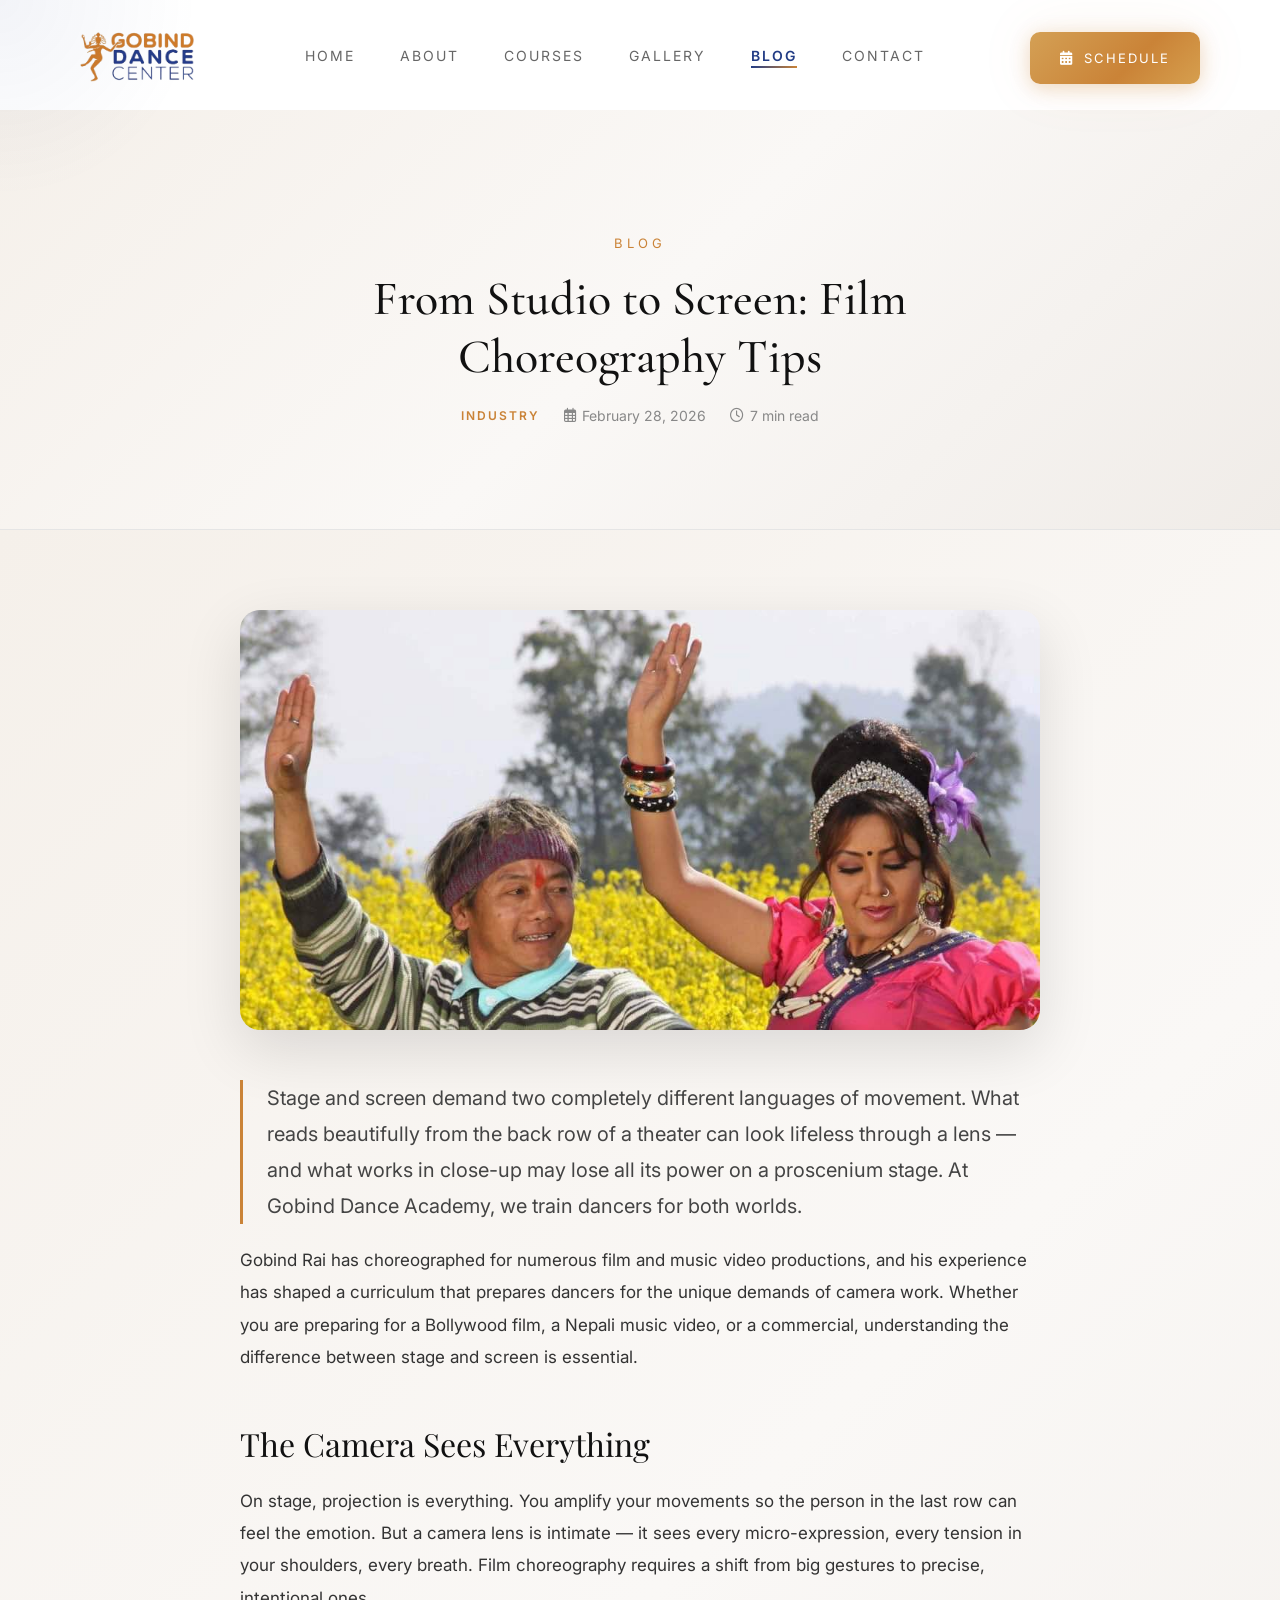
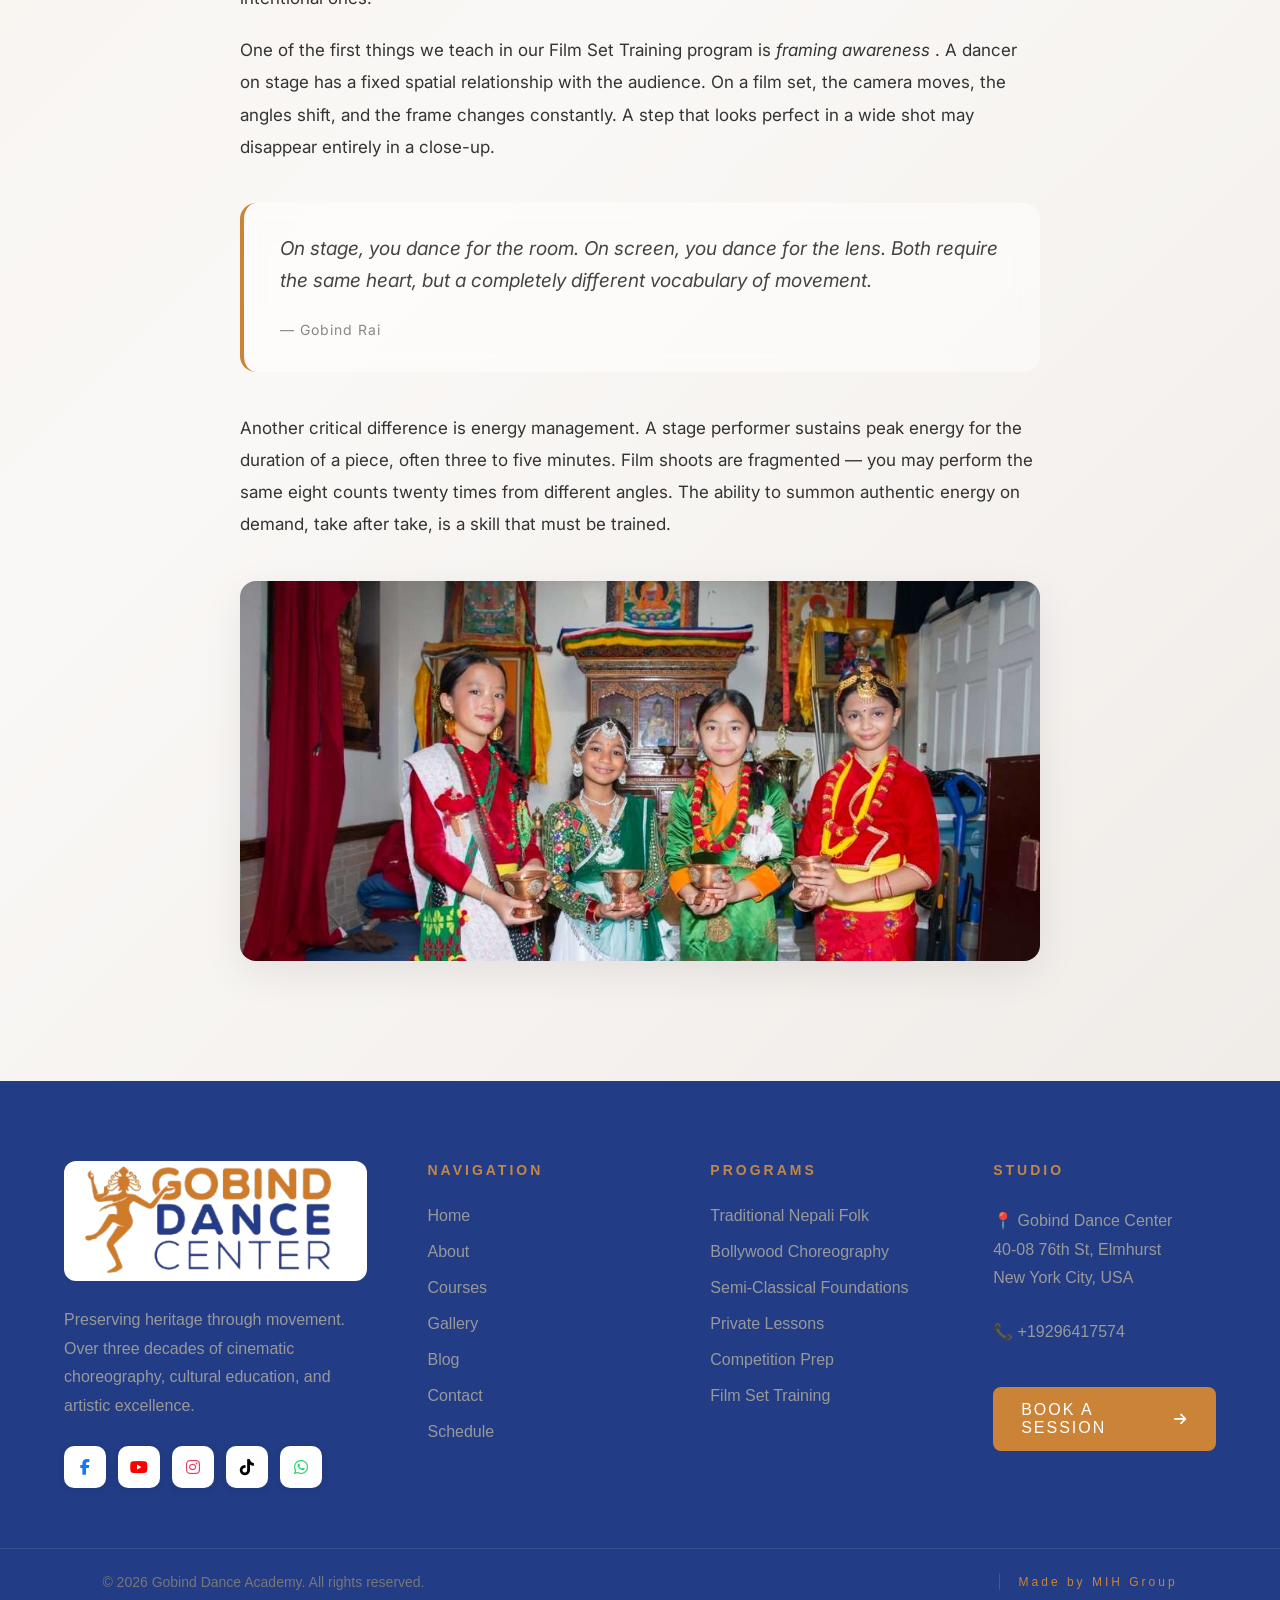
<file: blog-from-studio-to-screen.html>
<!DOCTYPE html>
<html lang="en">
<head>

<meta charset="utf-8"/>
<meta content="width=device-width, initial-scale=1.0" name="viewport"/>
<title>
   From Studio to Screen: Film Choreography Tips - Gobind Dance Academy
  </title>
<link href="assets/images/fab.png" rel="icon" type="image/png"/>
<link href="https://fonts.googleapis.com/css2?family=Playfair+Display:wght@400;500;600&amp;display=swap" rel="stylesheet"/>
<link href="https://fonts.googleapis.com/css2?family=Cormorant+Garamond:wght@300;400;500;600;700&amp;family=Inter:wght@300;400;500;600&amp;display=swap" rel="stylesheet"/>
<link href="https://cdnjs.cloudflare.com/ajax/libs/font-awesome/6.5.1/css/all.min.css" rel="stylesheet"/>
<link href="./css/style.css" rel="stylesheet"/>

</head>

<body>
<div class="preloader">
    <div class="preloader-logo">
        <img src="assets/images/image-removebg-preview.png" alt="Gobind Dance Academy">
    </div>
    <div class="preloader-bar"><span></span></div>
</div>

<div class="scroll-progress"></div>

<div class="cursor-glow"></div>

<div class="nav-overlay"></div>

<button class="back-to-top" aria-label="Back to top"><i class="fas fa-chevron-up"></i></button>

<header>
    <div class="logo-section">
        <div class="logo">
        <a href="index.html"><img src="assets/images/image-removebg-preview.png"></a>
        </div>
    </div>

    <div class="hamburger" aria-label="Toggle menu">
        <span></span>
        <span></span>
        <span></span>
    </div>

    <nav>
    <div class="nav-links">
        <a href="index.html">HOME</a>
        <a href="about.html">ABOUT</a>
        <a href="courses.html">COURSES</a>
        <a href="gallery.html">GALLERY</a>
        <a href="blog.html" class="active">BLOG</a>
        <a href="contact.html">CONTACT</a>
        <a href="schedule.html" class="nav-schedule-btn">SCHEDULE</a>
    </div>
    </nav>

    <a href="schedule.html" class="schedule-btn ripple-btn">
        <i class="fas fa-calendar-alt"></i> SCHEDULE
    </a>
</header>

<section class="page-hero page-hero-post">
     <div class="page-hero-content">
      <span class="section-label">
       BLOG
      </span>
      <h1>
       From Studio to Screen: Film Choreography Tips
      </h1>
      <div class="post-meta-hero">
       <span class="post-category">
        INDUSTRY
       </span>
       <span class="post-date">
        <i class="far fa-calendar-alt">
        </i>
        February 28, 2026
       </span>
       <span class="post-read-time">
        <i class="far fa-clock">
        </i>
        7 min read
       </span>
      </div>
     </div>
    </section>
    <article class="post-section reveal">
     <div class="post-container">
      <div class="post-featured-image">
       <img alt="Film choreography session at GDA" src="assets/images/film.jpeg"/>
      </div>
      <div class="post-body">
        <p class="post-intro">
         Stage and screen demand two completely different languages of movement. What reads beautifully from the back row of a theater can look lifeless through a lens — and what works in close-up may lose all its power on a proscenium stage. At Gobind Dance Academy, we train dancers for both worlds.
        </p>
        <p>
         Gobind Rai has choreographed for numerous film and music video productions, and his experience has shaped a curriculum that prepares dancers for the unique demands of camera work. Whether you are preparing for a Bollywood film, a Nepali music video, or a commercial, understanding the difference between stage and screen is essential.
        </p>
        <h2>
         The Camera Sees Everything
        </h2>
        <p>
         On stage, projection is everything. You amplify your movements so the person in the last row can feel the emotion. But a camera lens is intimate — it sees every micro-expression, every tension in your shoulders, every breath. Film choreography requires a shift from big gestures to precise, intentional ones.
        </p>
        <p>
         One of the first things we teach in our Film Set Training program is
         <em>
          framing awareness
         </em>
         . A dancer on stage has a fixed spatial relationship with the audience. On a film set, the camera moves, the angles shift, and the frame changes constantly. A step that looks perfect in a wide shot may disappear entirely in a close-up.
        </p>
        <blockquote>
         <p>
          On stage, you dance for the room. On screen, you dance for the lens. Both require the same heart, but a completely different vocabulary of movement.
         </p>
         <cite>
          — Gobind Rai
         </cite>
        </blockquote>
        <p>
         Another critical difference is energy management. A stage performer sustains peak energy for the duration of a piece, often three to five minutes. Film shoots are fragmented — you may perform the same eight counts twenty times from different angles. The ability to summon authentic energy on demand, take after take, is a skill that must be trained.
        </p>
        <div class="post-image-full">
         <img alt="Film choreography rehearsal at GDA studio" src="assets/images/group3.jpg"/>
         <span class="post-caption">
          GDA students rehearsing a music video choreography.
         </span>
         <h3>
          Key Differences: Stage vs. Screen
         </h3>
         <ul>
          <li>
           <strong>
            Projection
           </strong>
           — Stage demands large, amplified movements. Screen rewards subtlety and precision.
          </li>
          <li>
           <strong>
            Facial expression
           </strong>
           — Stage relies on broad expressions. Screen requires micro-expressions that read naturally in close-up.
          </li>
          <li>
           <strong>
            Energy delivery
           </strong>
           — Stage is a single sustained arc. Screen is fragmented into many takes.
          </li>
          <li>
           <strong>
            Spatial awareness
           </strong>
           — Stage uses fixed orientation to audience. Screen requires constant awareness of camera position and lens focal length.
          </li>
          <li>
           <strong>
            Costume interaction
           </strong>
           — Stage costume is designed for visual impact at distance. Screen costume must work in tight frames and must not restrict movement visible to the lens.
          </li>
         </ul>
         <h3>
          Making the Transition
         </h3>
         <p>
          Dancers trained at GDA who move into film work often struggle initially with the slower pace of production. In the studio, you rehearse a routine until it is muscle memory, then perform it once. On set, you wait for lighting, for camera setups, for the director's vision to come together. Then you deliver in short bursts.
         </p>
         <p>
          Our advice: embrace the stillness. Use the downtime to study the monitor, watch other dancers, and understand how the director is building the scene. The best screen dancers are not just performers — they are collaborators who understand storytelling through the lens.
         </p>
         <div class="post-footer-meta">
          <div class="post-tags">
           <span class="tag-label">
            Tags:
           </span>
           <a class="post-tag" href="blog.html?filter=industry">
            industry
           </a>
           <a class="post-tag" href="blog.html?filter=tips">
            tips
           </a>
           <a class="post-tag" href="blog.html?filter=dance">
            film
           </a>
           <div class="post-share">
            <span class="share-label">
             Share:
            </span>
            <a aria-label="Share on Facebook" class="share-link" href="https://www.facebook.com/sharer/sharer.php?u=https://gobinddanceacademy.com/blog-from-studio-to-screen.html" target="_blank">
             <i class="fab fa-facebook-f">
             </i>
            </a>
            <a aria-label="Share on Twitter" class="share-link" href="https://twitter.com/intent?text=From+Studio+to+Screen:+Film+Choreography+Tips&amp;url=https://gobinddanceacademy.com/blog-from-studio-to-screen.html" target="_blank">
             <i class="fab fa-twitter">
             </i>
            </a>
            <a aria-label="Share on WhatsApp" class="share-link" href="https://api.whatsapp.com/send?text=From+Studio+to+Screen:+Film+Choreography+Tips%20https://gobinddanceacademy.com/blog-from-studio-to-screen.html" target="_blank">
             <i class="fab fa-whatsapp">
             </i>
            </a>
            <div class="post-author">
             <div class="author-avatar">
              <img alt="Gobind Rai" src="assets/images/gobind1.jpg"/>
              <div class="author-info">
               <h4>
                Gobind Rai
               </h4>
               <p>
                Founder &amp; Lead Choreographer at Gobind Dance Academy. With over three decades of experience in Nepali dance and film choreography.
               </p>
               <nav class="post-nav">
                <a class="post-nav-link prev" href="blog-language-of-nepali-folk-dance.html">
                 <span class="post-nav-direction">
                  <i class="fas fa-arrow-left">
                  </i>
                  Previous
                 </span>
                 <span class="post-nav-title">
                  The Language of Nepali Folk Dance
                 </span>
                </a>
                <a class="post-nav-link next" href="blog-gda-expands-to-nyc.html">
                 <span class="post-nav-direction">
                  Next
                  <i class="fas fa-arrow-right">
                  </i>
                 </span>
                 <span class="post-nav-title">
                  GDA Expands to New York City
                 </span>
                </a>
               </nav>
               <section class="post-related">
                <h3>
                 Related Articles
                </h3>
                <div class="related-grid">
                 <article class="related-card">
                  <a href="blog-5-essential-warm-up-exercises.html">
                   <div class="related-image" style="background: linear-gradient(135deg, #667eea, #764ba2);">
                    <i class="fas fa-lightbulb" style="color: rgba(255,255,255,0.4); font-size: 40px;">
                    </i>
                    <div class="related-content">
                     <span class="related-category">
                      TIPS
                     </span>
                     <h4>
                      5 Essential Warm-Up Exercises for Dancers
                     </h4>
                    </div>
                   </div>
                  </a>
                 </article>
                 <article class="related-card">
                  <a href="blog-rhythm-and-roots.html">
                   <div class="related-image" style="background: linear-gradient(135deg, #667eea, #764ba2);">
                    <i class="fas fa-music" style="color: rgba(255,255,255,0.4); font-size: 40px;">
                    </i>
                    <div class="related-content">
                     <span class="related-category">
                      MUSIC
                     </span>
                     <h4>
                      Rhythm &amp; Roots: The Music Behind the Movement
                     </h4>
                    </div>
                   </div>
                  </a>
                 </article>
                 <article class="related-card">
                  <a href="blog-language-of-nepali-folk-dance.html">
                   <div class="related-image" style="background: linear-gradient(135deg, #223c85, #ca8337);">
                    <i class="fas fa-mask" style="color: rgba(255,255,255,0.4); font-size: 40px;">
                    </i>
                    <div class="related-content">
                     <span class="related-category">
                      CULTURE
                     </span>
                      <h4>
                       The Language of Nepali Folk Dance
                      </h4>
                     </div>
                    </div>
                   </a>
                  </article>
                  <article class="related-card">
                   <a href="blog-gda-expands-to-nyc.html">
                    <div class="related-image" style="background: linear-gradient(135deg, #ca8337, #223c85);">
                     <i class="fas fa-city" style="color: rgba(255,255,255,0.4); font-size: 40px;">
                     </i>
                     <div class="related-content">
                      <span class="related-category">
                       COMMUNITY
                      </span>
                      <h4>
                       GDA Expands to New York City
                      </h4>
                     </div>
                    </div>
                   </a>
                  </article>
                  <article class="related-card">
                   <a href="blog-2026-competition-season.html">
                    <div class="related-image" style="background: linear-gradient(135deg, #223c85, #ca8337);">
                     <i class="fas fa-trophy" style="color: rgba(255,255,255,0.4); font-size: 40px;">
                     </i>
                     <div class="related-content">
                      <span class="related-category">
                       EVENTS
                      </span>
                      <h4>
                       2026 Competition Season: Ready, Set, Dance!
                      </h4>
                     </div>
                    </div>
                   </a>
                  </article>
                 </div>
                </section>
                <div class="post-social">
                 <h4>Follow GDA</h4>
                 <div class="social-icons">
                  <a href="https://www.facebook.com/gobind.rai.5" class="social-link" target="_blank"><i class="fab fa-facebook-f"></i></a>
                  <a href="https://www.youtube.com/@GobindRaiEntertainment" class="social-link" target="_blank"><i class="fab fa-youtube"></i></a>
                  <a href="https://www.instagram.com/gobind.rai.entertainment/" class="social-link" target="_blank"><i class="fab fa-instagram"></i></a>
                  <a href="https://www.tiktok.com/@gobindrai11" class="social-link" target="_blank"><i class="fab fa-tiktok"></i></a>
                  <a href="https://api.whatsapp.com/send/?phone=19296417574" class="social-link" target="_blank"><i class="fab fa-whatsapp"></i></a>
                 </div>
                </div>
        </div>
     </div>
    </article>

<footer class="footer">
    <div class="footer-container">

        <!-- Company Info -->
        <div class="footer-col"> 
            <div class="footer-logo">
                <a href="index.html">
                <div class="logo-box">
                    <img src="assets/images/image-removebg-preview.png" alt="Gobind Dance Academy">
                </div>
                </a>
            </div>

            <p>
                Preserving heritage through movement. Over three decades of
                cinematic choreography, cultural education, and artistic excellence.
            </p>

            <div class="social-icons">
                <a href="https://www.facebook.com/gobind.rai.5"><i class="fab fa-facebook-f"></i><span class="si-label">Facebook</span></a>
                <a href="https://www.youtube.com/@GobindRaiEntertainment"><i class="fab fa-youtube"></i><span class="si-label">YouTube</span></a>
                <a href="https://www.instagram.com/gobind.rai.entertainment/"><i class="fab fa-instagram"></i><span class="si-label">Instagram</span></a>
                <a href="https://www.tiktok.com/@gobindrai11"><i class="fab fa-tiktok"></i><span class="si-label">TikTok</span></a>
                <a href="https://api.whatsapp.com/send/?phone=19296417574&text&type=phone_number&app_absent=0"><i class="fab fa-whatsapp"></i><span class="si-label">WhatsApp</span></a>
            </div>

        </div>

        <!-- Navigation -->
        <div class="footer-col">
            <h4>NAVIGATION</h4>
            <ul>
                <li><a href="index.html">Home</a></li>
                <li><a href="about.html">About</a></li>
                <li><a href="courses.html">Courses</a></li>
                <li><a href="gallery.html">Gallery</a></li>
                <li><a href="blog.html">Blog</a></li>
                <li><a href="contact.html">Contact</a></li>
                <li><a href="schedule.html">Schedule</a></li>
            </ul>
        </div>

        <!-- Programs -->
        <div class="footer-col">
            <h4>PROGRAMS</h4>
            <ul>
                <li><a href="courses.html">Traditional Nepali Folk</a></li>
                <li><a href="courses.html">Bollywood Choreography</a></li>
                <li><a href="courses.html">Semi-Classical Foundations</a></li>
                <li><a href="courses.html">Private Lessons</a></li>
                <li><a href="courses.html">Competition Prep</a></li>
                <li><a href="courses.html">Film Set Training</a></li>
            </ul>
        </div>

        <!-- Contact -->
        <div class="footer-col">
            <h4>STUDIO</h4>

            <p><a href="https://maps.google.com/?q=40-08+76th+St+Elmhurst+NY+11373" target="_blank" rel="noopener">📍 Gobind Dance Center<br>
                  40-08 76th St, Elmhurst<br>
                  New York City, USA</a></p>

            <p><a href="tel:+19296417574">📞 +19296417574</a></p>

            <a href="contact.html" class="footer-btn ripple-btn">
                BOOK A SESSION <i class="fas fa-arrow-right"></i>
            </a>

        </div>

    </div>

    <div class="footer-bottom">
        <p>© 2026 Gobind Dance Academy. All rights reserved.</p>
        <p class="footer-tm">Made by <a href="https://mihgroup.com.np/" target="_blank" rel="noopener">MIH Group</a></p>
    </div>
</footer>
<script src="js/main.js"></script>
</body>
</html>
</file>
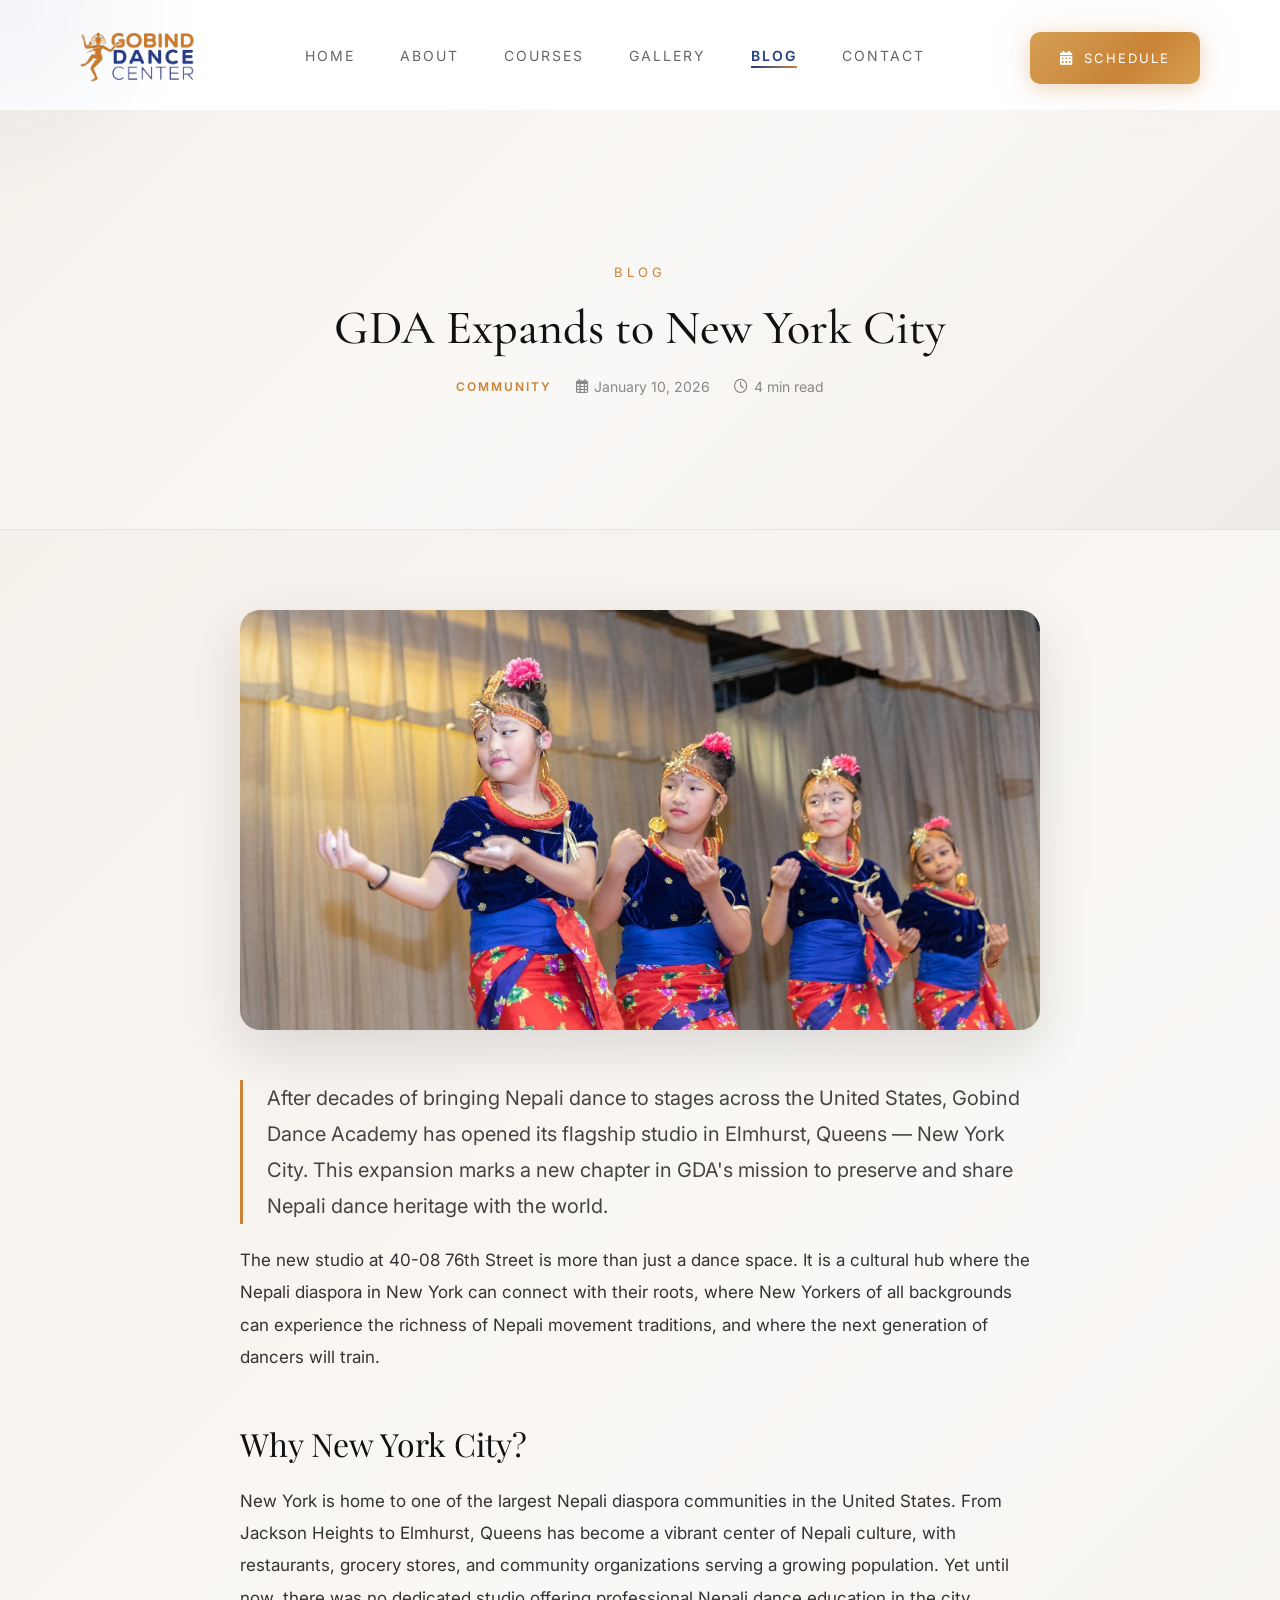
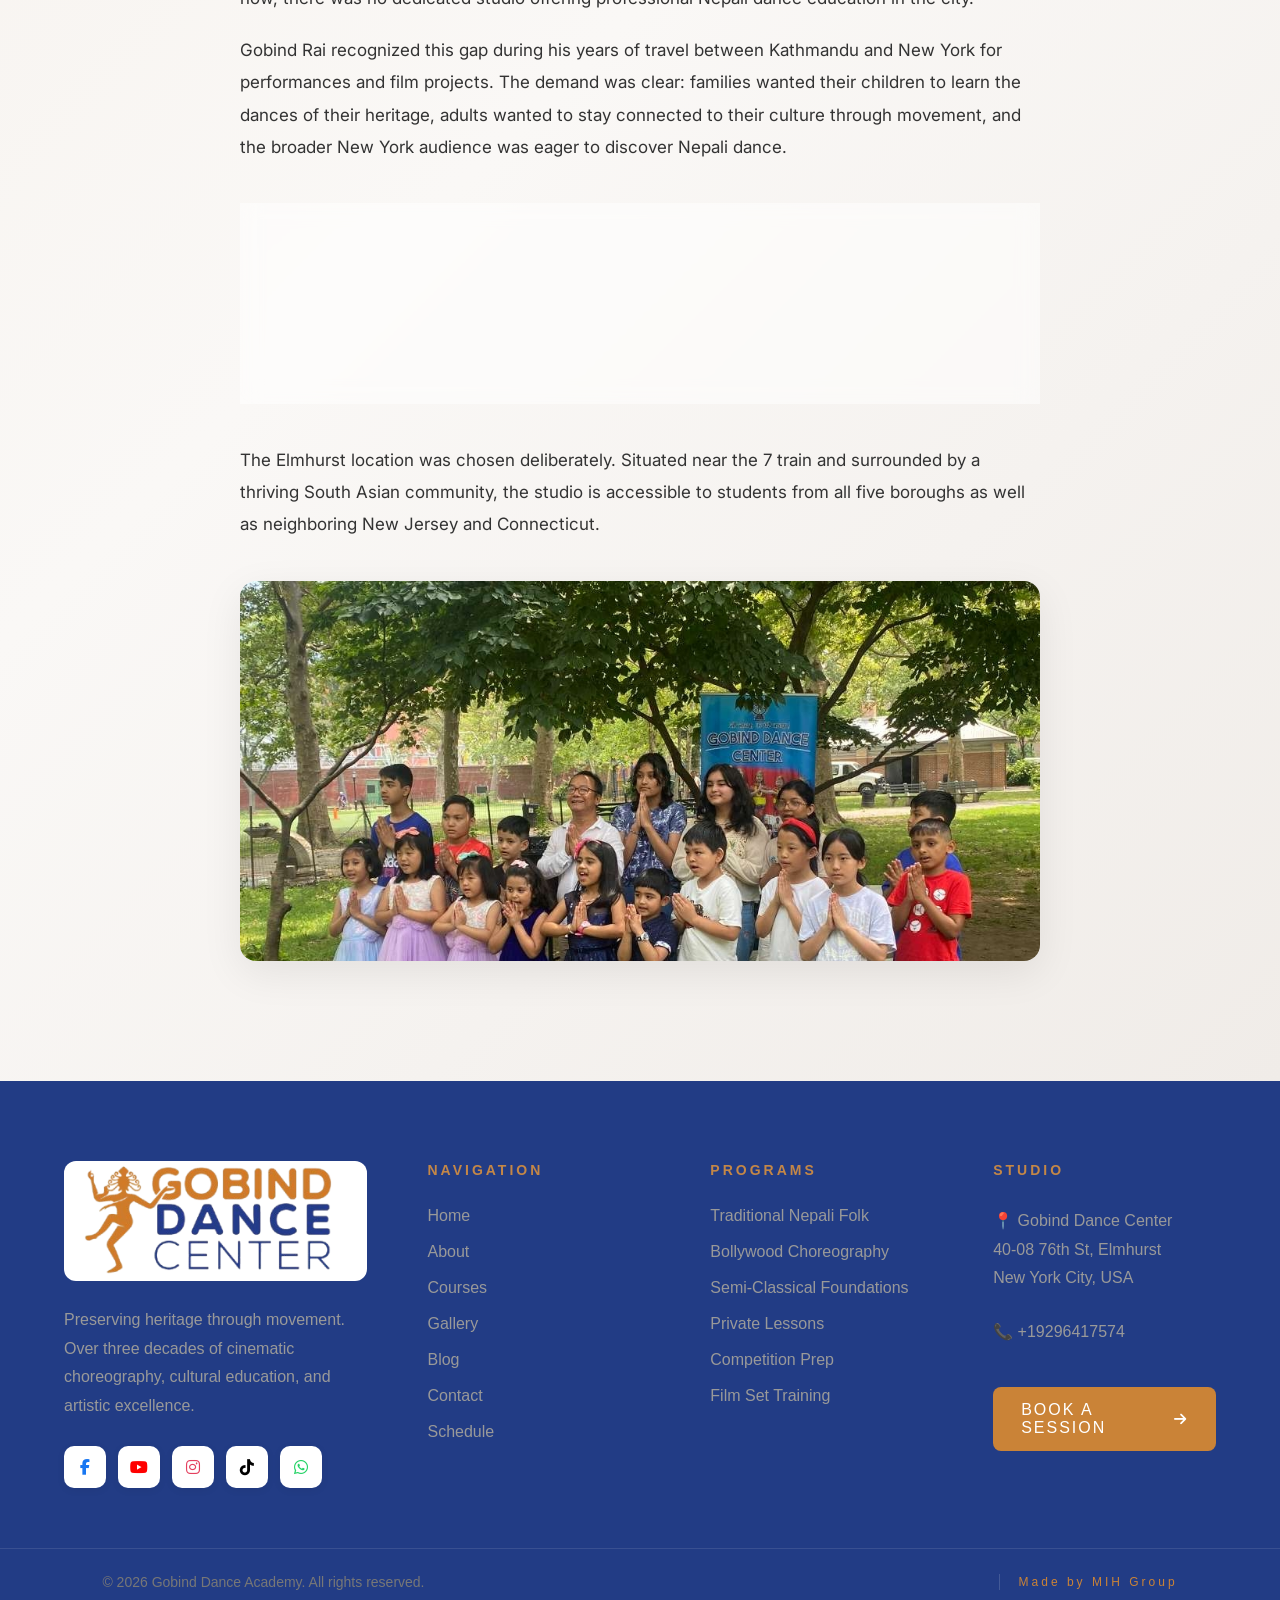
<file: blog-gda-expands-to-nyc.html>
<!DOCTYPE html>
<html lang="en">
<head>

<meta charset="utf-8"/>
<meta content="width=device-width, initial-scale=1.0" name="viewport"/>
<title>
   GDA Expands to New York City - Gobind Dance Academy
  </title>
<link href="assets/images/fab.png" rel="icon" type="image/png"/>
<link href="https://fonts.googleapis.com/css2?family=Playfair+Display:wght@400;500;600&amp;display=swap" rel="stylesheet"/>
<link href="https://fonts.googleapis.com/css2?family=Cormorant+Garamond:wght@300;400;500;600;700&amp;family=Inter:wght@300;400;500;600&amp;display=swap" rel="stylesheet"/>
<link href="https://cdnjs.cloudflare.com/ajax/libs/font-awesome/6.5.1/css/all.min.css" rel="stylesheet"/>
<link href="./css/style.css" rel="stylesheet"/>

</head>

<body>
<div class="preloader">
    <div class="preloader-logo">
        <img src="assets/images/image-removebg-preview.png" alt="Gobind Dance Academy">
    </div>
    <div class="preloader-bar"><span></span></div>
</div>

<div class="scroll-progress"></div>

<div class="cursor-glow"></div>

<div class="nav-overlay"></div>

<button class="back-to-top" aria-label="Back to top"><i class="fas fa-chevron-up"></i></button>

<header>
    <div class="logo-section">
        <div class="logo">
        <a href="index.html"><img src="assets/images/image-removebg-preview.png"></a>
        </div>
    </div>

    <div class="hamburger" aria-label="Toggle menu">
        <span></span>
        <span></span>
        <span></span>
    </div>

    <nav>
    <div class="nav-links">
        <a href="index.html">HOME</a>
        <a href="about.html">ABOUT</a>
        <a href="courses.html">COURSES</a>
        <a href="gallery.html">GALLERY</a>
        <a href="blog.html" class="active">BLOG</a>
        <a href="contact.html">CONTACT</a>
        <a href="schedule.html" class="nav-schedule-btn">SCHEDULE</a>
    </div>
    </nav>

    <a href="schedule.html" class="schedule-btn ripple-btn">
        <i class="fas fa-calendar-alt"></i> SCHEDULE
    </a>
</header>

<section class="page-hero page-hero-post">
     <div class="page-hero-content">
      <span class="section-label">
       BLOG
      </span>
      <h1>
       GDA Expands to New York City
      </h1>
      <div class="post-meta-hero">
       <span class="post-category">
        COMMUNITY
       </span>
       <span class="post-date">
        <i class="far fa-calendar-alt">
        </i>
        January 10, 2026
       </span>
       <span class="post-read-time">
        <i class="far fa-clock">
        </i>
        4 min read
       </span>
      </div>
     </div>
    </section>
    <article class="post-section reveal">
     <div class="post-container">
      <div class="post-featured-image">
       <img alt="Gobind Dance Academy New York studio" src="assets/images/Dance.jpg"/>
      </div>
      <div class="post-body">
        <p class="post-intro">
         After decades of bringing Nepali dance to stages across the United States, Gobind Dance Academy has opened its flagship studio in Elmhurst, Queens — New York City. This expansion marks a new chapter in GDA's mission to preserve and share Nepali dance heritage with the world.
        </p>
        <p>
         The new studio at 40-08 76th Street is more than just a dance space. It is a cultural hub where the Nepali diaspora in New York can connect with their roots, where New Yorkers of all backgrounds can experience the richness of Nepali movement traditions, and where the next generation of dancers will train.
        </p>
        <h2>
         Why New York City?
        </h2>
        <p>
         New York is home to one of the largest Nepali diaspora communities in the United States. From Jackson Heights to Elmhurst, Queens has become a vibrant center of Nepali culture, with restaurants, grocery stores, and community organizations serving a growing population. Yet until now, there was no dedicated studio offering professional Nepali dance education in the city.
        </p>
        <p>
         Gobind Rai recognized this gap during his years of travel between Kathmandu and New York for performances and film projects. The demand was clear: families wanted their children to learn the dances of their heritage, adults wanted to stay connected to their culture through movement, and the broader New York audience was eager to discover Nepali dance.
        </p>
        <blockquote>
         <p>
          When I first came to New York, I saw how hungry the community was for authentic Nepali dance education. Parents would drive hours to bring their children to weekend workshops. I knew we needed a permanent home.
         </p>
         <cite>
          — Gobind Rai
         </cite>
        </blockquote>
        <p>
         The Elmhurst location was chosen deliberately. Situated near the 7 train and surrounded by a thriving South Asian community, the studio is accessible to students from all five boroughs as well as neighboring New Jersey and Connecticut.
        </p>
        <div class="post-image-full">
         <img alt="GDA community event in New York" src="assets/images/group4.jpg"/>
         <span class="post-caption">
          GDA's New York community celebration at the new studio.
         </span>
         <h3>
          What the New Studio Offers
         </h3>
         <p>
          The New York studio offers the full GDA curriculum, including Traditional Nepali Folk, Bollywood Choreography, Semi-Classical Foundations, and Private Lessons. The space features a sprung dance floor, full-length mirrors, a sound system, and a welcoming lobby for families and visitors.
         </p>
         <p>
          Beyond regular classes, the studio hosts monthly cultural events, film choreography workshops, and competition training sessions. GDA has already partnered with local Nepali community organizations to produce cultural showcases that celebrate Dashain, Tihar, and other festivals throughout the year.
         </p>
         <h3>
          Looking Ahead
         </h3>
         <p>
          The New York expansion is just the beginning. GDA plans to establish additional locations in other US cities with significant Nepali populations, including Dallas, Washington DC, and Seattle. Each studio will maintain the same commitment to authenticity and excellence that has defined GDA since its founding.
         </p>
         <p>
          For now, the Elmhurst studio is the beating heart of Nepali dance in New York City. We invite you to visit, take a class, and be part of this growing community.
         </p>
         <div class="post-footer-meta">
          <div class="post-tags">
           <span class="tag-label">
            Tags:
           </span>
           <a class="post-tag" href="blog.html?filter=community">
            community
           </a>
           <a class="post-tag" href="blog.html?filter=events">
            events
           </a>
           <a class="post-tag" href="blog.html?filter=dance">
            nyc
           </a>
           <div class="post-share">
            <span class="share-label">
             Share:
            </span>
            <a aria-label="Share on Facebook" class="share-link" href="https://www.facebook.com/sharer/sharer.php?u=https://gobinddanceacademy.com/blog-gda-expands-to-nyc.html" target="_blank">
             <i class="fab fa-facebook-f">
             </i>
            </a>
            <a aria-label="Share on Twitter" class="share-link" href="https://twitter.com/intent?text=GDA+Expands+to+New+York+City&amp;url=https://gobinddanceacademy.com/blog-gda-expands-to-nyc.html" target="_blank">
             <i class="fab fa-twitter">
             </i>
            </a>
            <a aria-label="Share on WhatsApp" class="share-link" href="https://api.whatsapp.com/send?text=GDA+Expands+to+New+York+City%20https://gobinddanceacademy.com/blog-gda-expands-to-nyc.html" target="_blank">
             <i class="fab fa-whatsapp">
             </i>
            </a>
            <div class="post-author">
             <div class="author-avatar">
              <img alt="Gobind Rai" src="assets/images/gobind1.jpg"/>
              <div class="author-info">
               <h4>
                Gobind Rai
               </h4>
               <p>
                Founder &amp; Lead Choreographer at Gobind Dance Academy. With over three decades of experience in Nepali dance and film choreography.
               </p>
               <nav class="post-nav">
                <a class="post-nav-link prev" href="blog-from-studio-to-screen.html">
                 <span class="post-nav-direction">
                  <i class="fas fa-arrow-left">
                  </i>
                  Previous
                 </span>
                 <span class="post-nav-title">
                  From Studio to Screen: Film Choreography Tips
                 </span>
                </a>
                <a class="post-nav-link next" href="blog-2026-competition-season.html">
                 <span class="post-nav-direction">
                  Next
                  <i class="fas fa-arrow-right">
                  </i>
                 </span>
                 <span class="post-nav-title">
                  2026 Competition Season: Ready, Set, Dance!
                 </span>
                </a>
               </nav>
               <section class="post-related">
                <h3>
                 Related Articles
                </h3>
                <div class="related-grid">
                 <article class="related-card">
                  <a href="blog-2026-competition-season.html">
                   <div class="related-image" style="background: linear-gradient(135deg, #223c85, #ca8337);">
                    <i class="fas fa-trophy" style="color: rgba(255,255,255,0.4); font-size: 40px;">
                    </i>
                    <div class="related-content">
                     <span class="related-category">
                      EVENTS
                     </span>
                     <h4>
                      2026 Competition Season: Ready, Set, Dance!
                     </h4>
                    </div>
                   </div>
                  </a>
                 </article>
                 <article class="related-card">
                  <a href="blog-language-of-nepali-folk-dance.html">
                   <div class="related-image" style="background: linear-gradient(135deg, #223c85, #ca8337);">
                    <i class="fas fa-mask" style="color: rgba(255,255,255,0.4); font-size: 40px;">
                    </i>
                    <div class="related-content">
                     <span class="related-category">
                      CULTURE
                     </span>
                     <h4>
                      The Language of Nepali Folk Dance
                     </h4>
                    </div>
                   </div>
                  </a>
                 </article>
                 <article class="related-card">
                  <a href="blog-5-essential-warm-up-exercises.html">
                   <div class="related-image" style="background: linear-gradient(135deg, #667eea, #764ba2);">
                    <i class="fas fa-lightbulb" style="color: rgba(255,255,255,0.4); font-size: 40px;">
                    </i>
                    <div class="related-content">
                     <span class="related-category">
                      TIPS
                     </span>
                      <h4>
                       5 Essential Warm-Up Exercises for Dancers
                      </h4>
                     </div>
                    </div>
                   </a>
                  </article>
                  <article class="related-card">
                   <a href="blog-from-studio-to-screen.html">
                    <div class="related-image" style="background: linear-gradient(135deg, #667eea, #764ba2);">
                     <i class="fas fa-film" style="color: rgba(255,255,255,0.4); font-size: 40px;">
                     </i>
                     <div class="related-content">
                      <span class="related-category">
                       INDUSTRY
                      </span>
                      <h4>
                       From Studio to Screen: Film Choreography Tips
                      </h4>
                     </div>
                    </div>
                   </a>
                  </article>
                  <article class="related-card">
                   <a href="blog-rhythm-and-roots.html">
                    <div class="related-image" style="background: linear-gradient(135deg, #667eea, #764ba2);">
                     <i class="fas fa-music" style="color: rgba(255,255,255,0.4); font-size: 40px;">
                     </i>
                     <div class="related-content">
                      <span class="related-category">
                       MUSIC
                      </span>
                      <h4>
                       Rhythm &amp; Roots: The Music Behind the Movement
                      </h4>
                     </div>
                    </div>
                   </a>
                  </article>
                 </div>
                </section>
                <div class="post-social">
                 <h4>Follow GDA</h4>
                 <div class="social-icons">
                  <a href="https://www.facebook.com/gobind.rai.5" class="social-link" target="_blank"><i class="fab fa-facebook-f"></i></a>
                  <a href="https://www.youtube.com/@GobindRaiEntertainment" class="social-link" target="_blank"><i class="fab fa-youtube"></i></a>
                  <a href="https://www.instagram.com/gobind.rai.entertainment/" class="social-link" target="_blank"><i class="fab fa-instagram"></i></a>
                  <a href="https://www.tiktok.com/@gobindrai11" class="social-link" target="_blank"><i class="fab fa-tiktok"></i></a>
                  <a href="https://api.whatsapp.com/send/?phone=19296417574" class="social-link" target="_blank"><i class="fab fa-whatsapp"></i></a>
                 </div>
                </div>
        </div>
     </div>
    </article>

<footer class="footer">
    <div class="footer-container">

        <!-- Company Info -->
        <div class="footer-col"> 
            <div class="footer-logo">
                <a href="index.html">
                <div class="logo-box">
                    <img src="assets/images/image-removebg-preview.png" alt="Gobind Dance Academy">
                </div>
                </a>
            </div>

            <p>
                Preserving heritage through movement. Over three decades of
                cinematic choreography, cultural education, and artistic excellence.
            </p>

            <div class="social-icons">
                <a href="https://www.facebook.com/gobind.rai.5"><i class="fab fa-facebook-f"></i><span class="si-label">Facebook</span></a>
                <a href="https://www.youtube.com/@GobindRaiEntertainment"><i class="fab fa-youtube"></i><span class="si-label">YouTube</span></a>
                <a href="https://www.instagram.com/gobind.rai.entertainment/"><i class="fab fa-instagram"></i><span class="si-label">Instagram</span></a>
                <a href="https://www.tiktok.com/@gobindrai11"><i class="fab fa-tiktok"></i><span class="si-label">TikTok</span></a>
                <a href="https://api.whatsapp.com/send/?phone=19296417574&text&type=phone_number&app_absent=0"><i class="fab fa-whatsapp"></i><span class="si-label">WhatsApp</span></a>
            </div>

        </div>

        <!-- Navigation -->
        <div class="footer-col">
            <h4>NAVIGATION</h4>
            <ul>
                <li><a href="index.html">Home</a></li>
                <li><a href="about.html">About</a></li>
                <li><a href="courses.html">Courses</a></li>
                <li><a href="gallery.html">Gallery</a></li>
                <li><a href="blog.html">Blog</a></li>
                <li><a href="contact.html">Contact</a></li>
                <li><a href="schedule.html">Schedule</a></li>
            </ul>
        </div>

        <!-- Programs -->
        <div class="footer-col">
            <h4>PROGRAMS</h4>
            <ul>
                <li><a href="courses.html">Traditional Nepali Folk</a></li>
                <li><a href="courses.html">Bollywood Choreography</a></li>
                <li><a href="courses.html">Semi-Classical Foundations</a></li>
                <li><a href="courses.html">Private Lessons</a></li>
                <li><a href="courses.html">Competition Prep</a></li>
                <li><a href="courses.html">Film Set Training</a></li>
            </ul>
        </div>

        <!-- Contact -->
        <div class="footer-col">
            <h4>STUDIO</h4>

            <p><a href="https://maps.google.com/?q=40-08+76th+St+Elmhurst+NY+11373" target="_blank" rel="noopener">📍 Gobind Dance Center<br>
                  40-08 76th St, Elmhurst<br>
                  New York City, USA</a></p>

            <p><a href="tel:+19296417574">📞 +19296417574</a></p>

            <a href="contact.html" class="footer-btn ripple-btn">
                BOOK A SESSION <i class="fas fa-arrow-right"></i>
            </a>

        </div>

    </div>

    <div class="footer-bottom">
        <p>© 2026 Gobind Dance Academy. All rights reserved.</p>
        <p class="footer-tm">Made by <a href="https://mihgroup.com.np/" target="_blank" rel="noopener">MIH Group</a></p>
    </div>
</footer>
<script src="js/main.js"></script>
</body>
</html>
</file>
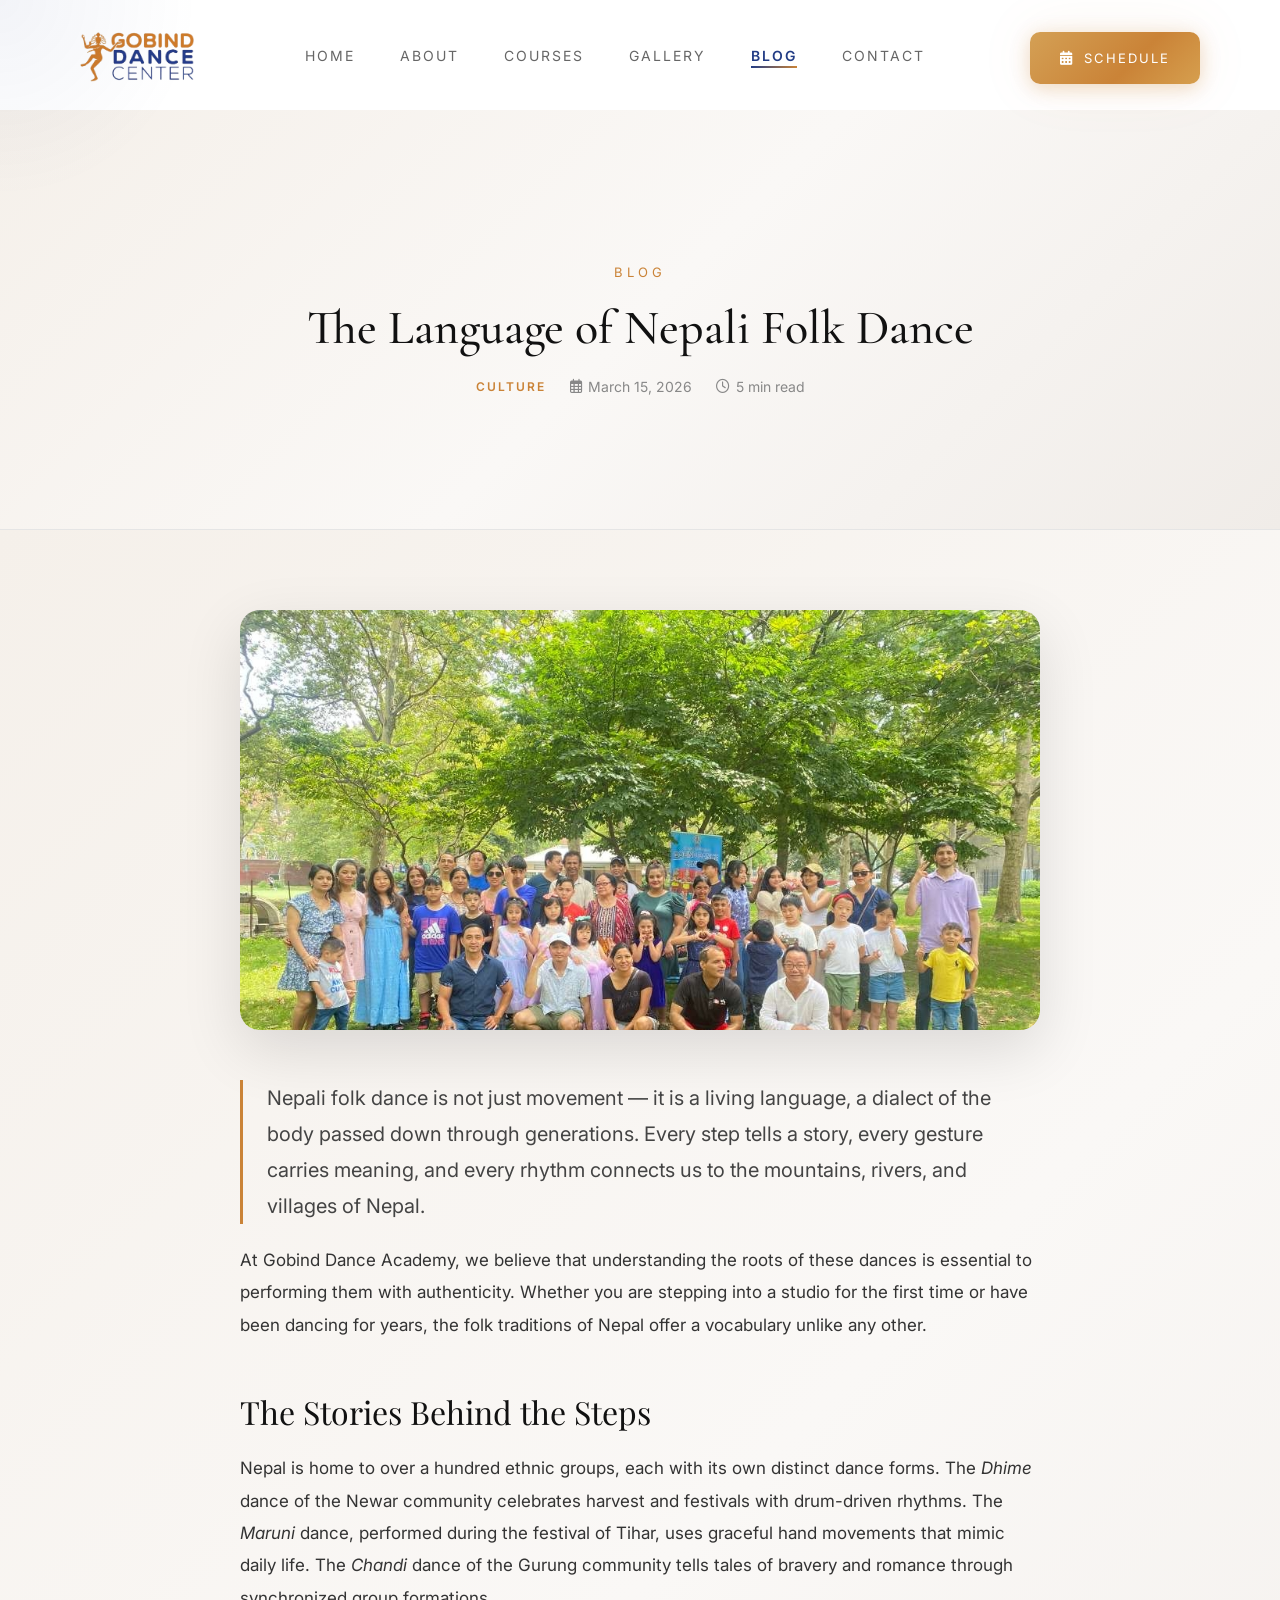
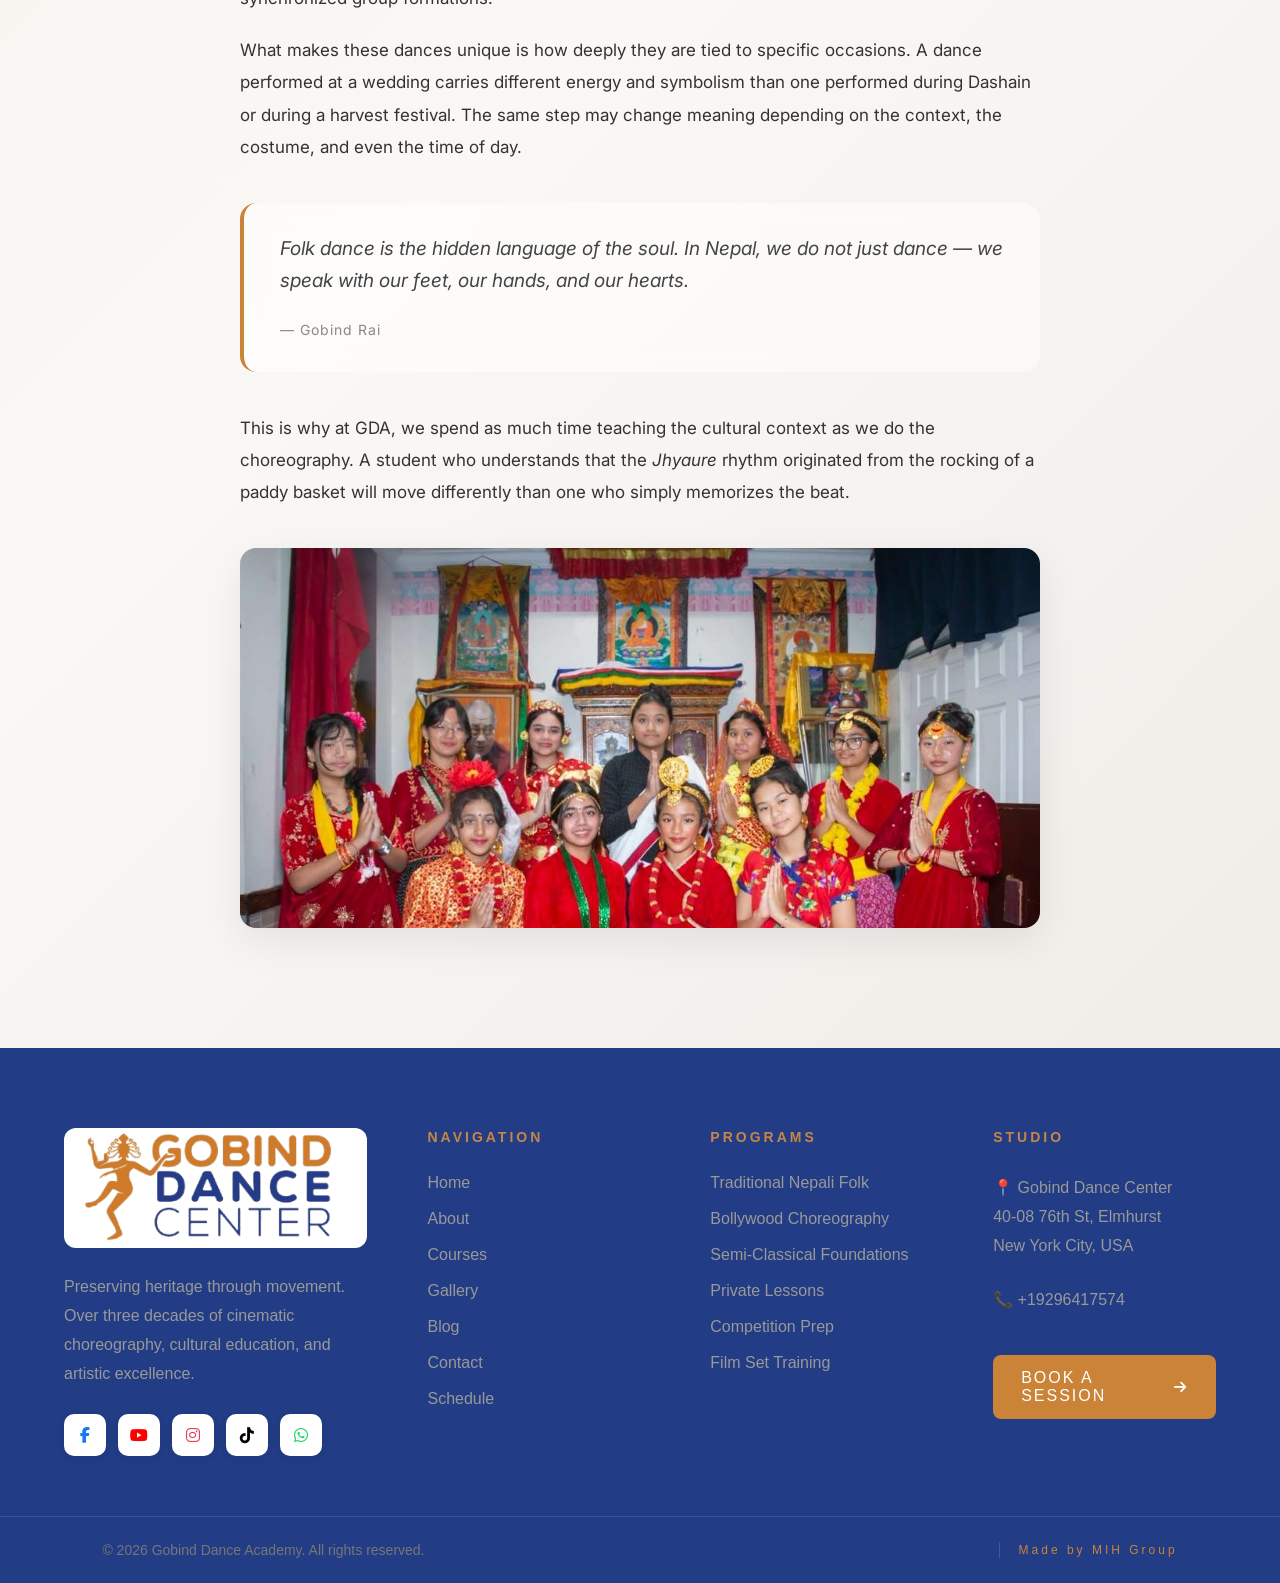
<file: blog-language-of-nepali-folk-dance.html>
<!DOCTYPE html>
<html lang="en">
<head>

<meta charset="utf-8"/>
<meta content="width=device-width, initial-scale=1.0" name="viewport"/>
<title>
   The Language of Nepali Folk Dance - Gobind Dance Academy
  </title>
<link href="assets/images/fab.png" rel="icon" type="image/png"/>
<link href="https://fonts.googleapis.com/css2?family=Playfair+Display:wght@400;500;600&amp;display=swap" rel="stylesheet"/>
<link href="https://fonts.googleapis.com/css2?family=Cormorant+Garamond:wght@300;400;500;600;700&amp;family=Inter:wght@300;400;500;600&amp;display=swap" rel="stylesheet"/>
<link href="https://cdnjs.cloudflare.com/ajax/libs/font-awesome/6.5.1/css/all.min.css" rel="stylesheet"/>
<link href="./css/style.css" rel="stylesheet"/>

</head>

<body>
<div class="preloader">
    <div class="preloader-logo">
        <img src="assets/images/image-removebg-preview.png" alt="Gobind Dance Academy">
    </div>
    <div class="preloader-bar"><span></span></div>
</div>

<div class="scroll-progress"></div>

<div class="cursor-glow"></div>

<div class="nav-overlay"></div>

<button class="back-to-top" aria-label="Back to top"><i class="fas fa-chevron-up"></i></button>

<header>
    <div class="logo-section">
        <div class="logo">
        <a href="index.html"><img src="assets/images/image-removebg-preview.png"></a>
        </div>
    </div>

    <div class="hamburger" aria-label="Toggle menu">
        <span></span>
        <span></span>
        <span></span>
    </div>

    <nav>
    <div class="nav-links">
        <a href="index.html">HOME</a>
        <a href="about.html">ABOUT</a>
        <a href="courses.html">COURSES</a>
        <a href="gallery.html">GALLERY</a>
        <a href="blog.html" class="active">BLOG</a>
        <a href="contact.html">CONTACT</a>
        <a href="schedule.html" class="nav-schedule-btn">SCHEDULE</a>
    </div>
    </nav>

    <a href="schedule.html" class="schedule-btn ripple-btn">
        <i class="fas fa-calendar-alt"></i> SCHEDULE
    </a>
</header>

<section class="page-hero page-hero-post">
     <div class="page-hero-content">
      <span class="section-label">
       BLOG
      </span>
      <h1>
       The Language of Nepali Folk Dance
      </h1>
      <div class="post-meta-hero">
       <span class="post-category">
        CULTURE
       </span>
       <span class="post-date">
        <i class="far fa-calendar-alt">
        </i>
        March 15, 2026
       </span>
       <span class="post-read-time">
        <i class="far fa-clock">
        </i>
        5 min read
       </span>
      </div>
     </div>
    </section>
    <article class="post-section reveal">
     <div class="post-container">
      <div class="post-featured-image">
       <img alt="Nepali folk dance performance at GDA" src="assets/images/group.jpg"/>
      </div>
      <div class="post-body">
        <p class="post-intro">
         Nepali folk dance is not just movement — it is a living language, a dialect of the body passed down through generations. Every step tells a story, every gesture carries meaning, and every rhythm connects us to the mountains, rivers, and villages of Nepal.
        </p>
        <p>
         At Gobind Dance Academy, we believe that understanding the roots of these dances is essential to performing them with authenticity. Whether you are stepping into a studio for the first time or have been dancing for years, the folk traditions of Nepal offer a vocabulary unlike any other.
        </p>
        <h2>
         The Stories Behind the Steps
        </h2>
        <p>
         Nepal is home to over a hundred ethnic groups, each with its own distinct dance forms. The
         <em>
          Dhime
         </em>
         dance of the Newar community celebrates harvest and festivals with drum-driven rhythms. The
         <em>
          Maruni
         </em>
         dance, performed during the festival of Tihar, uses graceful hand movements that mimic daily life. The
         <em>
          Chandi
         </em>
         dance of the Gurung community tells tales of bravery and romance through synchronized group formations.
        </p>
        <p>
         What makes these dances unique is how deeply they are tied to specific occasions. A dance performed at a wedding carries different energy and symbolism than one performed during Dashain or during a harvest festival. The same step may change meaning depending on the context, the costume, and even the time of day.
        </p>
        <blockquote>
         <p>
          Folk dance is the hidden language of the soul. In Nepal, we do not just dance — we speak with our feet, our hands, and our hearts.
         </p>
         <cite>
          — Gobind Rai
         </cite>
        </blockquote>
        <p>
         This is why at GDA, we spend as much time teaching the cultural context as we do the choreography. A student who understands that the
         <em>
          Jhyaure
         </em>
         rhythm originated from the rocking of a paddy basket will move differently than one who simply memorizes the beat.
        </p>
        <div class="post-image-full">
         <img alt="Students practicing Nepali folk dance at GDA" src="assets/images/group1.jpg"/>
         <span class="post-caption">
          GDA students rehearsing a traditional Nepali folk piece.
         </span>
         <h3>
          Costume and Movement
         </h3>
         <p>
          Nepali folk dance is inseparable from its costume. The heavy silver jewelry of the
          <em>
           Gunyo
          </em>
          necklace, the flowing
          <em>
           Haku Patasi
          </em>
          of the Newar women, the
          <em>
           Daura Suruwal
          </em>
          of the men — each garment shapes how the body moves. A dancer in traditional Newari attire moves with a grounded, earthy quality, while a performer in the lighter
          <em>
           Dhaka
          </em>
          fabric of the eastern hills can leap and turn with greater agility.
         </p>
         <p>
          At GDA, our Traditional Nepali Folk program teaches students not just the steps, but the art of wearing and moving in traditional attire. This holistic approach ensures the dance is presented as it was meant to be seen.
         </p>
         <h3>
          Preserving Heritage in a Modern World
         </h3>
         <p>
          As Nepal urbanizes and younger generations grow up in cities like Kathmandu and abroad in places like New York, the risk of these traditions fading is real. That is the mission behind Gobind Dance Academy: to create a bridge between the villages of Nepal and the global stage. When our students perform at cultural festivals in the United States, they carry with them not just choreography, but centuries of heritage.
         </p>
         <ul>
          <li>
           <strong>
            Dhime Dance
           </strong>
           — Newar community harvest celebration, drum-driven
          </li>
          <li>
           <strong>
            Maruni
           </strong>
           — Tihar festival, graceful hand storytelling
          </li>
          <li>
           <strong>
            Chandi
           </strong>
           — Gurung tradition, bravery and romance narratives
          </li>
          <li>
           <strong>
            Kaura
           </strong>
           — A dialogue between drum and dancer from the western hills
          </li>
          <li>
           <strong>
            Deuda
           </strong>
           — Circle dance of the far west, sung and danced simultaneously
          </li>
         </ul>
         <p>
          In every class at GDA, we remind our students that they are not just learning steps — they are learning a language. And like any language, the more fluently you speak it, the more deeply you connect with those who speak it too.
         </p>
         <div class="post-footer-meta">
          <div class="post-tags">
           <span class="tag-label">
            Tags:
           </span>
           <a class="post-tag" href="blog.html?filter=culture">
            culture
           </a>
           <a class="post-tag" href="blog.html?filter=dance">
            dance
           </a>
           <a class="post-tag" href="blog.html?filter=tips">
            folk
           </a>
           <div class="post-share">
            <span class="share-label">
             Share:
            </span>
            <a aria-label="Share on Facebook" class="share-link" href="https://www.facebook.com/sharer/sharer.php?u=https://gobinddanceacademy.com/blog-language-of-nepali-folk-dance.html" target="_blank">
             <i class="fab fa-facebook-f">
             </i>
            </a>
            <a aria-label="Share on Twitter" class="share-link" href="https://twitter.com/intent?text=The+Language+of+Nepali+Folk+Dance&amp;url=https://gobinddanceacademy.com/blog-language-of-nepali-folk-dance.html" target="_blank">
             <i class="fab fa-twitter">
             </i>
            </a>
            <a aria-label="Share on WhatsApp" class="share-link" href="https://api.whatsapp.com/send?text=The+Language+of+Nepali+Folk+Dance%20https://gobinddanceacademy.com/blog-language-of-nepali-folk-dance.html" target="_blank">
             <i class="fab fa-whatsapp">
             </i>
            </a>
            <div class="post-author">
             <div class="author-avatar">
              <img alt="Gobind Rai" src="assets/images/gobind1.jpg"/>
              <div class="author-info">
               <h4>
                Gobind Rai
               </h4>
               <p>
                Founder &amp; Lead Choreographer at Gobind Dance Academy. With over three decades of experience in Nepali dance and film choreography.
               </p>
               <nav class="post-nav">
                <a class="post-nav-link prev disabled" href="#">
                 <span class="post-nav-direction">
                  <i class="fas fa-arrow-left">
                  </i>
                  Previous
                 </span>
                 <span class="post-nav-title">
                  No older post
                 </span>
                </a>
                <a class="post-nav-link next" href="blog-from-studio-to-screen.html">
                 <span class="post-nav-direction">
                  Next
                  <i class="fas fa-arrow-right">
                  </i>
                 </span>
                 <span class="post-nav-title">
                  From Studio to Screen: Film Choreography Tips
                 </span>
                </a>
               </nav>
               <section class="post-related">
                <h3>
                 Related Articles
                </h3>
                <div class="related-grid">
                 <article class="related-card">
                  <a href="blog-rhythm-and-roots.html">
                   <div class="related-image" style="background: linear-gradient(135deg, #667eea, #764ba2);">
                    <i class="fas fa-music" style="color: rgba(255,255,255,0.4); font-size: 40px;">
                    </i>
                    <div class="related-content">
                     <span class="related-category">
                      MUSIC
                     </span>
                     <h4>
                      Rhythm &amp; Roots: The Music Behind the Movement
                     </h4>
                    </div>
                   </div>
                  </a>
                 </article>
                 <article class="related-card">
                  <a href="blog-gda-expands-to-nyc.html">
                   <div class="related-image" style="background: linear-gradient(135deg, #ca8337, #223c85);">
                    <i class="fas fa-city" style="color: rgba(255,255,255,0.4); font-size: 40px;">
                    </i>
                    <div class="related-content">
                     <span class="related-category">
                      COMMUNITY
                     </span>
                     <h4>
                      GDA Expands to New York City
                     </h4>
                    </div>
                   </div>
                  </a>
                 </article>
                  <article class="related-card">
                   <a href="blog-2026-competition-season.html">
                    <div class="related-image" style="background: linear-gradient(135deg, #223c85, #ca8337);">
                     <i class="fas fa-trophy" style="color: rgba(255,255,255,0.4); font-size: 40px;">
                     </i>
                     <div class="related-content">
                      <span class="related-category">
                       EVENTS
                      </span>
                      <h4>
                       2026 Competition Season: Ready, Set, Dance!
                      </h4>
                     </div>
                    </div>
                   </a>
                  </article>
                  <article class="related-card">
                   <a href="blog-from-studio-to-screen.html">
                    <div class="related-image" style="background: linear-gradient(135deg, #667eea, #764ba2);">
                     <i class="fas fa-film" style="color: rgba(255,255,255,0.4); font-size: 40px;">
                     </i>
                     <div class="related-content">
                      <span class="related-category">
                       INDUSTRY
                      </span>
                      <h4>
                       From Studio to Screen: Film Choreography Tips
                      </h4>
                     </div>
                    </div>
                   </a>
                  </article>
                  <article class="related-card">
                   <a href="blog-5-essential-warm-up-exercises.html">
                    <div class="related-image" style="background: linear-gradient(135deg, #ca8337, #d4a055);">
                     <i class="fas fa-lightbulb" style="color: rgba(255,255,255,0.4); font-size: 40px;">
                     </i>
                     <div class="related-content">
                      <span class="related-category">
                       TIPS
                      </span>
                      <h4>
                       5 Essential Warm-Up Exercises for Dancers
                      </h4>
                     </div>
                    </div>
                   </a>
                  </article>
                 </div>
                </section>
                <div class="post-social">
                 <h4>Follow GDA</h4>
                 <div class="social-icons">
                  <a href="https://www.facebook.com/gobind.rai.5" class="social-link" target="_blank"><i class="fab fa-facebook-f"></i></a>
                  <a href="https://www.youtube.com/@GobindRaiEntertainment" class="social-link" target="_blank"><i class="fab fa-youtube"></i></a>
                  <a href="https://www.instagram.com/gobind.rai.entertainment/" class="social-link" target="_blank"><i class="fab fa-instagram"></i></a>
                  <a href="https://www.tiktok.com/@gobindrai11" class="social-link" target="_blank"><i class="fab fa-tiktok"></i></a>
                  <a href="https://api.whatsapp.com/send/?phone=19296417574" class="social-link" target="_blank"><i class="fab fa-whatsapp"></i></a>
                 </div>
                </div>
        </div>
     </div>
    </article>

<footer class="footer">
    <div class="footer-container">

        <!-- Company Info -->
        <div class="footer-col"> 
            <div class="footer-logo">
                <a href="index.html">
                <div class="logo-box">
                    <img src="assets/images/image-removebg-preview.png" alt="Gobind Dance Academy">
                </div>
                </a>
            </div>

            <p>
                Preserving heritage through movement. Over three decades of
                cinematic choreography, cultural education, and artistic excellence.
            </p>

            <div class="social-icons">
                <a href="https://www.facebook.com/gobind.rai.5"><i class="fab fa-facebook-f"></i><span class="si-label">Facebook</span></a>
                <a href="https://www.youtube.com/@GobindRaiEntertainment"><i class="fab fa-youtube"></i><span class="si-label">YouTube</span></a>
                <a href="https://www.instagram.com/gobind.rai.entertainment/"><i class="fab fa-instagram"></i><span class="si-label">Instagram</span></a>
                <a href="https://www.tiktok.com/@gobindrai11"><i class="fab fa-tiktok"></i><span class="si-label">TikTok</span></a>
                <a href="https://api.whatsapp.com/send/?phone=19296417574&text&type=phone_number&app_absent=0"><i class="fab fa-whatsapp"></i><span class="si-label">WhatsApp</span></a>
            </div>

        </div>

        <!-- Navigation -->
        <div class="footer-col">
            <h4>NAVIGATION</h4>
            <ul>
                <li><a href="index.html">Home</a></li>
                <li><a href="about.html">About</a></li>
                <li><a href="courses.html">Courses</a></li>
                <li><a href="gallery.html">Gallery</a></li>
                <li><a href="blog.html">Blog</a></li>
                <li><a href="contact.html">Contact</a></li>
                <li><a href="schedule.html">Schedule</a></li>
            </ul>
        </div>

        <!-- Programs -->
        <div class="footer-col">
            <h4>PROGRAMS</h4>
            <ul>
                <li><a href="courses.html">Traditional Nepali Folk</a></li>
                <li><a href="courses.html">Bollywood Choreography</a></li>
                <li><a href="courses.html">Semi-Classical Foundations</a></li>
                <li><a href="courses.html">Private Lessons</a></li>
                <li><a href="courses.html">Competition Prep</a></li>
                <li><a href="courses.html">Film Set Training</a></li>
            </ul>
        </div>

        <!-- Contact -->
        <div class="footer-col">
            <h4>STUDIO</h4>

            <p><a href="https://maps.google.com/?q=40-08+76th+St+Elmhurst+NY+11373" target="_blank" rel="noopener">📍 Gobind Dance Center<br>
                  40-08 76th St, Elmhurst<br>
                  New York City, USA</a></p>

            <p><a href="tel:+19296417574">📞 +19296417574</a></p>

            <a href="contact.html" class="footer-btn ripple-btn">
                BOOK A SESSION <i class="fas fa-arrow-right"></i>
            </a>

        </div>

    </div>

    <div class="footer-bottom">
        <p>© 2026 Gobind Dance Academy. All rights reserved.</p>
        <p class="footer-tm">Made by <a href="https://mihgroup.com.np/" target="_blank" rel="noopener">MIH Group</a></p>
    </div>
</footer>
<script src="js/main.js"></script>
</body>
</html>
</file>
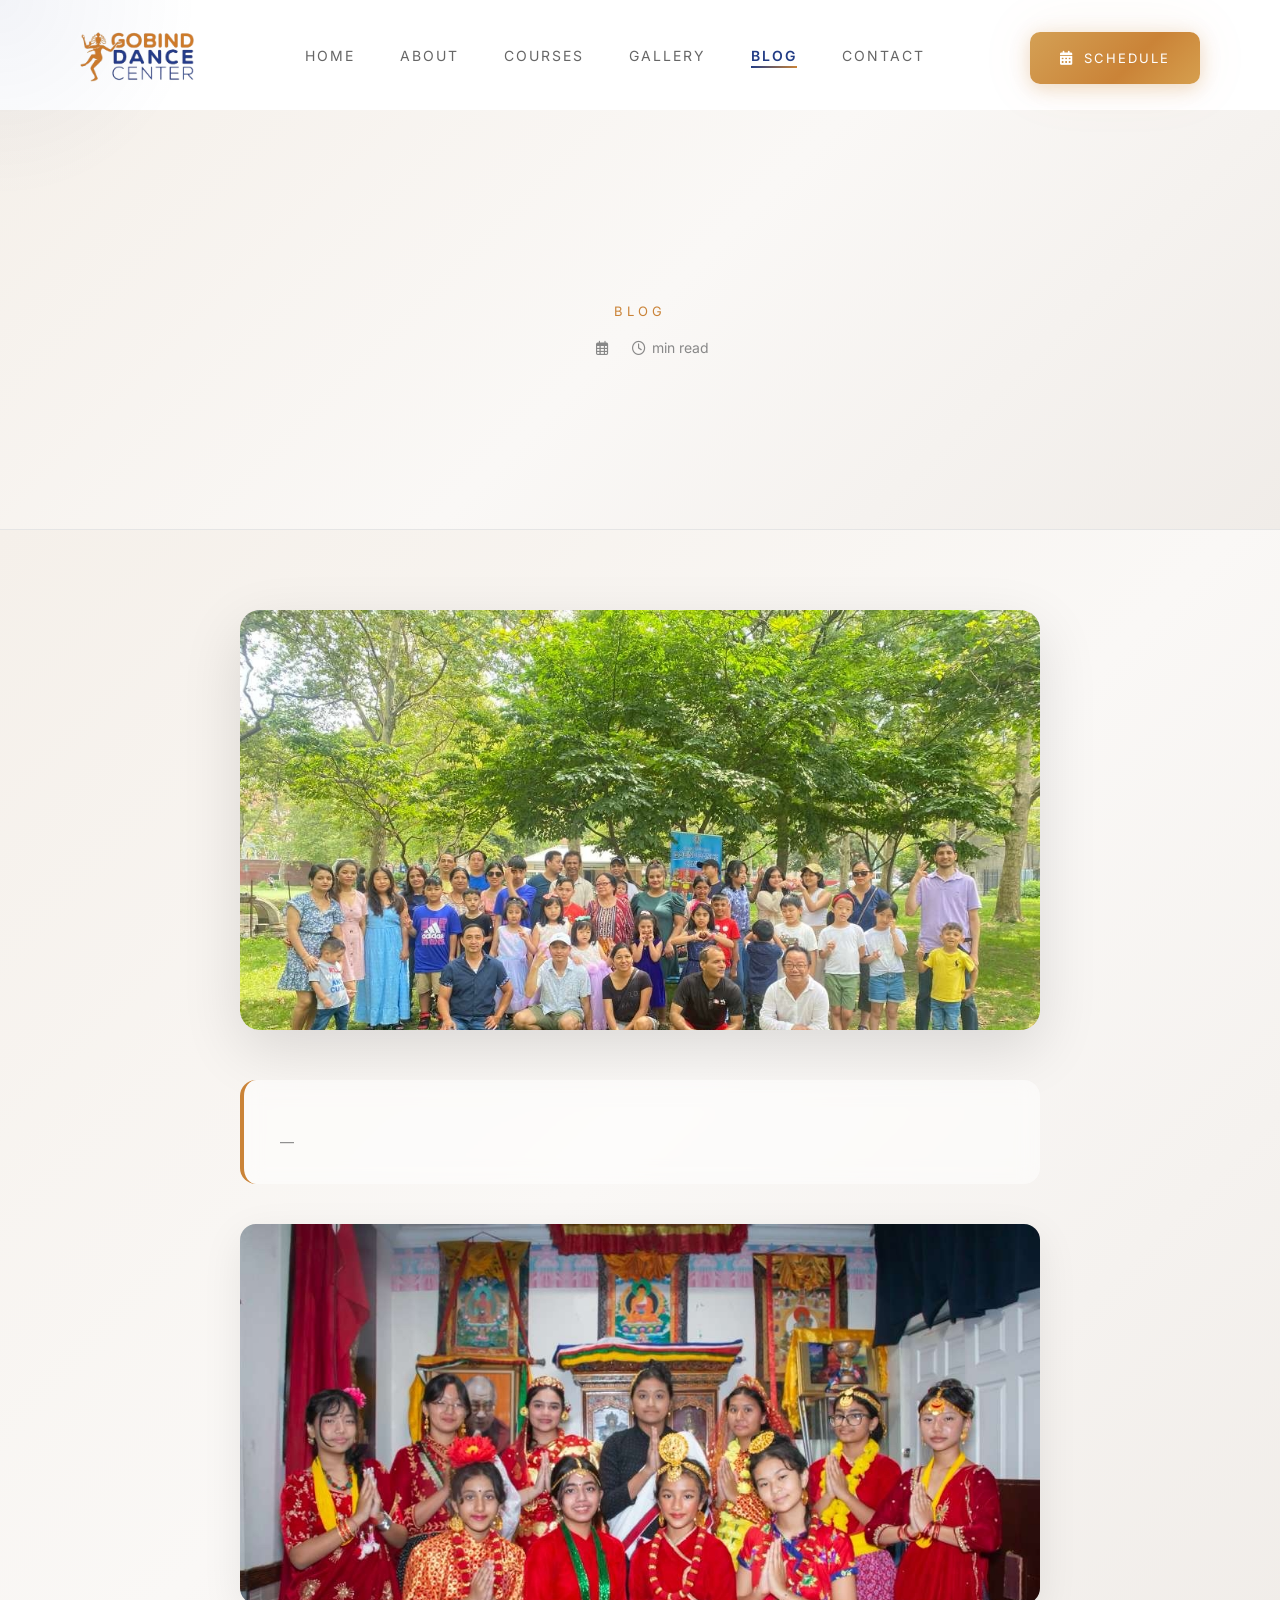
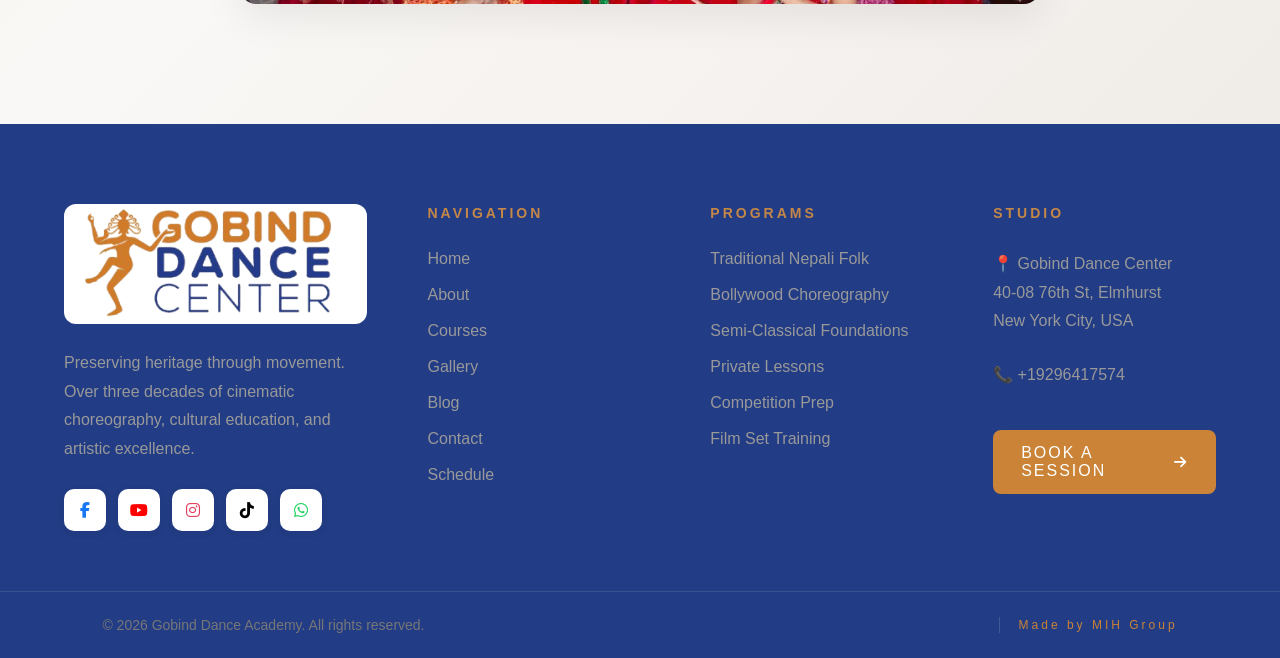
<file: blog-post-template.html>
<!DOCTYPE html>
<html lang="en">
<head>

<meta charset="utf-8"/>
<meta content="width=device-width, initial-scale=1.0" name="viewport"/>
<title>
   Blog Post Title - Gobind Dance Academy
  </title>
<link href="assets/images/fab.png" rel="icon" type="image/png"/>
<link href="https://fonts.googleapis.com/css2?family=Playfair+Display:wght@400;500;600&amp;display=swap" rel="stylesheet"/>
<link href="https://fonts.googleapis.com/css2?family=Cormorant+Garamond:wght@300;400;500;600;700&amp;family=Inter:wght@300;400;500;600&amp;display=swap" rel="stylesheet"/>
<link href="https://cdnjs.cloudflare.com/ajax/libs/font-awesome/6.5.1/css/all.min.css" rel="stylesheet"/>
<link href="./css/style.css" rel="stylesheet"/>

</head>

<body>
<div class="preloader">
    <div class="preloader-logo">
        <img src="assets/images/image-removebg-preview.png" alt="Gobind Dance Academy">
    </div>
    <div class="preloader-bar"><span></span></div>
</div>

<div class="scroll-progress"></div>

<div class="cursor-glow"></div>

<div class="nav-overlay"></div>

<button class="back-to-top" aria-label="Back to top"><i class="fas fa-chevron-up"></i></button>

<header>
    <div class="logo-section">
        <div class="logo">
        <a href="index.html"><img src="assets/images/image-removebg-preview.png"></a>
        </div>
    </div>

    <div class="hamburger" aria-label="Toggle menu">
        <span></span>
        <span></span>
        <span></span>
    </div>

    <nav>
    <div class="nav-links">
        <a href="index.html">HOME</a>
        <a href="about.html">ABOUT</a>
        <a href="courses.html">COURSES</a>
        <a href="gallery.html">GALLERY</a>
        <a href="blog.html" class="active">BLOG</a>
        <a href="contact.html">CONTACT</a>
        <a href="schedule.html" class="nav-schedule-btn">SCHEDULE</a>
    </div>
    </nav>

    <a href="schedule.html" class="schedule-btn ripple-btn">
        <i class="fas fa-calendar-alt"></i> SCHEDULE
    </a>
</header>

<section class="page-hero page-hero-post">
     <div class="page-hero-content">
      <span class="section-label">
       BLOG
      </span>
      <h1>
       <!-- REPLACE: Post Title Here -->
      </h1>
      <div class="post-meta-hero">
       <span class="post-category">
        <!-- CATEGORY -->
       </span>
       <span class="post-date">
        <i class="far fa-calendar-alt">
        </i>
        <!-- DATE -->
       </span>
       <span class="post-read-time">
        <i class="far fa-clock">
        </i>
        <!-- X -->
        min read
       </span>
      </div>
     </div>
    </section>
    <article class="post-section reveal">
     <div class="post-container">
      <div class="post-featured-image">
       <img alt="&lt;!-- REPLACE: image alt text --&gt;" src="assets/images/group.jpg"/>
      </div>
      <div class="post-body">
        <p class="post-intro">
         <!-- REPLACE: Opening paragraph (lead/intro) -->
        </p>
        <!-- REPLACE: Full article content below -->
        <h2>
         <!-- Section Heading -->
        </h2>
        <p>
         <!-- Paragraph text -->
        </p>
        <blockquote>
         <p>
          <!-- Pull quote text -->
         </p>
         <cite>
          —
          <!-- Attribution -->
         </cite>
        </blockquote>
        <p>
         <!-- Paragraph text -->
        </p>
        <div class="post-image-full">
         <img alt="&lt;!-- alt text --&gt;" src="assets/images/group1.jpg"/>
         <span class="post-caption">
          <!-- Optional caption -->
         </span>
         <h3>
          <!-- Sub-section heading -->
         </h3>
         <p>
          <!-- Paragraph text -->
         </p>
         <ul>
          <li>
           <!-- List item -->
          </li>
          <li>
           <!-- List item -->
          </li>
          <li>
           <!-- List item -->
          </li>
         </ul>
         <p>
          <!-- Closing paragraph -->
         </p>
         <!-- END REPLACE -->
         <div class="post-footer-meta">
          <div class="post-tags">
           <span class="tag-label">
            Tags:
           </span>
           <a class="post-tag" href="blog.html?filter=culture">
            culture
           </a>
           <a class="post-tag" href="blog.html?filter=dance">
            dance
           </a>
           <a class="post-tag" href="blog.html?filter=tips">
            tips
           </a>
           <div class="post-share">
            <span class="share-label">
             Share:
            </span>
            <a aria-label="Share on Facebook" class="share-link" href="https://www.facebook.com/sharer/sharer.php?u=REPLACE_URL" target="_blank">
             <i class="fab fa-facebook-f">
             </i>
            </a>
            <a aria-label="Share on Twitter" class="share-link" href="https://twitter.com/intent/tweet?text=REPLACE_TITLE&amp;url=REPLACE_URL" target="_blank">
             <i class="fab fa-twitter">
             </i>
            </a>
            <a aria-label="Share on WhatsApp" class="share-link" href="https://api.whatsapp.com/send?text=REPLACE_TITLE%20REPLACE_URL" target="_blank">
             <i class="fab fa-whatsapp">
             </i>
            </a>
            <div class="post-author">
             <div class="author-avatar">
              <img alt="Gobind Rai" src="assets/images/gobind1.jpg"/>
              <div class="author-info">
               <h4>
                Gobind Rai
               </h4>
               <p>
                Founder &amp; Lead Choreographer at Gobind Dance Academy. With over three decades of experience in Nepali dance and film choreography.
               </p>
               <nav class="post-nav">
                <a class="post-nav-link prev" href="#">
                 <span class="post-nav-direction">
                  <i class="fas fa-arrow-left">
                  </i>
                  Previous
                 </span>
                 <span class="post-nav-title">
                  <!-- Previous post title -->
                 </span>
                </a>
                <a class="post-nav-link next" href="#">
                 <span class="post-nav-direction">
                  Next
                  <i class="fas fa-arrow-right">
                  </i>
                 </span>
                 <span class="post-nav-title">
                  <!-- Next post title -->
                 </span>
                </a>
               </nav>
               <section class="post-related">
                <h3>
                 Related Articles
                </h3>
                <div class="related-grid">
                 <article class="related-card">
                  <a href="#">
                   <div class="related-image" style="background: linear-gradient(135deg, #223c85, #ca8337);">
                    <i class="fas fa-mask" style="color: rgba(255,255,255,0.4); font-size: 40px;">
                    </i>
                    <div class="related-content">
                     <span class="related-category">
                      CULTURE
                     </span>
                     <h4>
                      <!-- Related post title -->
                     </h4>
                    </div>
                   </div>
                  </a>
                 </article>
                 <article class="related-card">
                  <a href="#">
                   <div class="related-image" style="background: linear-gradient(135deg, #ca8337, #223c85);">
                    <i class="fas fa-film" style="color: rgba(255,255,255,0.4); font-size: 40px;">
                    </i>
                    <div class="related-content">
                     <span class="related-category">
                      INDUSTRY
                     </span>
                     <h4>
                      <!-- Related post title -->
                     </h4>
                    </div>
                   </div>
                  </a>
                 </article>
                  <article class="related-card">
                   <a href="#">
                    <div class="related-image" style="background: linear-gradient(135deg, #667eea, #764ba2);">
                     <i class="fas fa-lightbulb" style="color: rgba(255,255,255,0.4); font-size: 40px;">
                     </i>
                     <div class="related-content">
                      <span class="related-category">
                       TIPS
                      </span>
                      <h4>
                       <!-- Related post title -->
                      </h4>
                     </div>
                    </div>
                   </a>
                  </article>
                  <article class="related-card">
                   <a href="#">
                    <div class="related-image" style="background: linear-gradient(135deg, #ca8337, #223c85);">
                     <i class="fas fa-mask" style="color: rgba(255,255,255,0.4); font-size: 40px;">
                     </i>
                     <div class="related-content">
                      <span class="related-category">
                       CULTURE
                      </span>
                      <h4>
                       <!-- Related post title -->
                      </h4>
                     </div>
                    </div>
                   </a>
                  </article>
                  <article class="related-card">
                   <a href="#">
                    <div class="related-image" style="background: linear-gradient(135deg, #223c85, #ca8337);">
                     <i class="fas fa-trophy" style="color: rgba(255,255,255,0.4); font-size: 40px;">
                     </i>
                     <div class="related-content">
                      <span class="related-category">
                       EVENTS
                      </span>
                      <h4>
                       <!-- Related post title -->
                      </h4>
                     </div>
                    </div>
                   </a>
                  </article>
                 </div>
                </section>
                <div class="post-social">
                 <h4>Follow GDA</h4>
                 <div class="social-icons">
                  <a href="https://www.facebook.com/gobind.rai.5" class="social-link" target="_blank"><i class="fab fa-facebook-f"></i></a>
                  <a href="https://www.youtube.com/@GobindRaiEntertainment" class="social-link" target="_blank"><i class="fab fa-youtube"></i></a>
                  <a href="https://www.instagram.com/gobind.rai.entertainment/" class="social-link" target="_blank"><i class="fab fa-instagram"></i></a>
                  <a href="https://www.tiktok.com/@gobindrai11" class="social-link" target="_blank"><i class="fab fa-tiktok"></i></a>
                  <a href="https://api.whatsapp.com/send/?phone=19296417574" class="social-link" target="_blank"><i class="fab fa-whatsapp"></i></a>
                 </div>
                </div>
        </div>
     </div>
    </article>

<footer class="footer">
    <div class="footer-container">

        <!-- Company Info -->
        <div class="footer-col"> 
            <div class="footer-logo">
                <a href="index.html">
                <div class="logo-box">
                    <img src="assets/images/image-removebg-preview.png" alt="Gobind Dance Academy">
                </div>
                </a>
            </div>

            <p>
                Preserving heritage through movement. Over three decades of
                cinematic choreography, cultural education, and artistic excellence.
            </p>

            <div class="social-icons">
                <a href="https://www.facebook.com/gobind.rai.5"><i class="fab fa-facebook-f"></i><span class="si-label">Facebook</span></a>
                <a href="https://www.youtube.com/@GobindRaiEntertainment"><i class="fab fa-youtube"></i><span class="si-label">YouTube</span></a>
                <a href="https://www.instagram.com/gobind.rai.entertainment/"><i class="fab fa-instagram"></i><span class="si-label">Instagram</span></a>
                <a href="https://www.tiktok.com/@gobindrai11"><i class="fab fa-tiktok"></i><span class="si-label">TikTok</span></a>
                <a href="https://api.whatsapp.com/send/?phone=19296417574&text&type=phone_number&app_absent=0"><i class="fab fa-whatsapp"></i><span class="si-label">WhatsApp</span></a>
            </div>

        </div>

        <!-- Navigation -->
        <div class="footer-col">
            <h4>NAVIGATION</h4>
            <ul>
                <li><a href="index.html">Home</a></li>
                <li><a href="about.html">About</a></li>
                <li><a href="courses.html">Courses</a></li>
                <li><a href="gallery.html">Gallery</a></li>
                <li><a href="blog.html">Blog</a></li>
                <li><a href="contact.html">Contact</a></li>
                <li><a href="schedule.html">Schedule</a></li>
            </ul>
        </div>

        <!-- Programs -->
        <div class="footer-col">
            <h4>PROGRAMS</h4>
            <ul>
                <li><a href="courses.html">Traditional Nepali Folk</a></li>
                <li><a href="courses.html">Bollywood Choreography</a></li>
                <li><a href="courses.html">Semi-Classical Foundations</a></li>
                <li><a href="courses.html">Private Lessons</a></li>
                <li><a href="courses.html">Competition Prep</a></li>
                <li><a href="courses.html">Film Set Training</a></li>
            </ul>
        </div>

        <!-- Contact -->
        <div class="footer-col">
            <h4>STUDIO</h4>

            <p><a href="https://maps.google.com/?q=40-08+76th+St+Elmhurst+NY+11373" target="_blank" rel="noopener">📍 Gobind Dance Center<br>
                  40-08 76th St, Elmhurst<br>
                  New York City, USA</a></p>

            <p><a href="tel:+19296417574">📞 +19296417574</a></p>

            <a href="contact.html" class="footer-btn ripple-btn">
                BOOK A SESSION <i class="fas fa-arrow-right"></i>
            </a>

        </div>

    </div>

    <div class="footer-bottom">
        <p>© 2026 Gobind Dance Academy. All rights reserved.</p>
        <p class="footer-tm">Made by <a href="https://mihgroup.com.np/" target="_blank" rel="noopener">MIH Group</a></p>
    </div>
</footer>
<script src="js/main.js"></script>
</body>
</html>
</file>
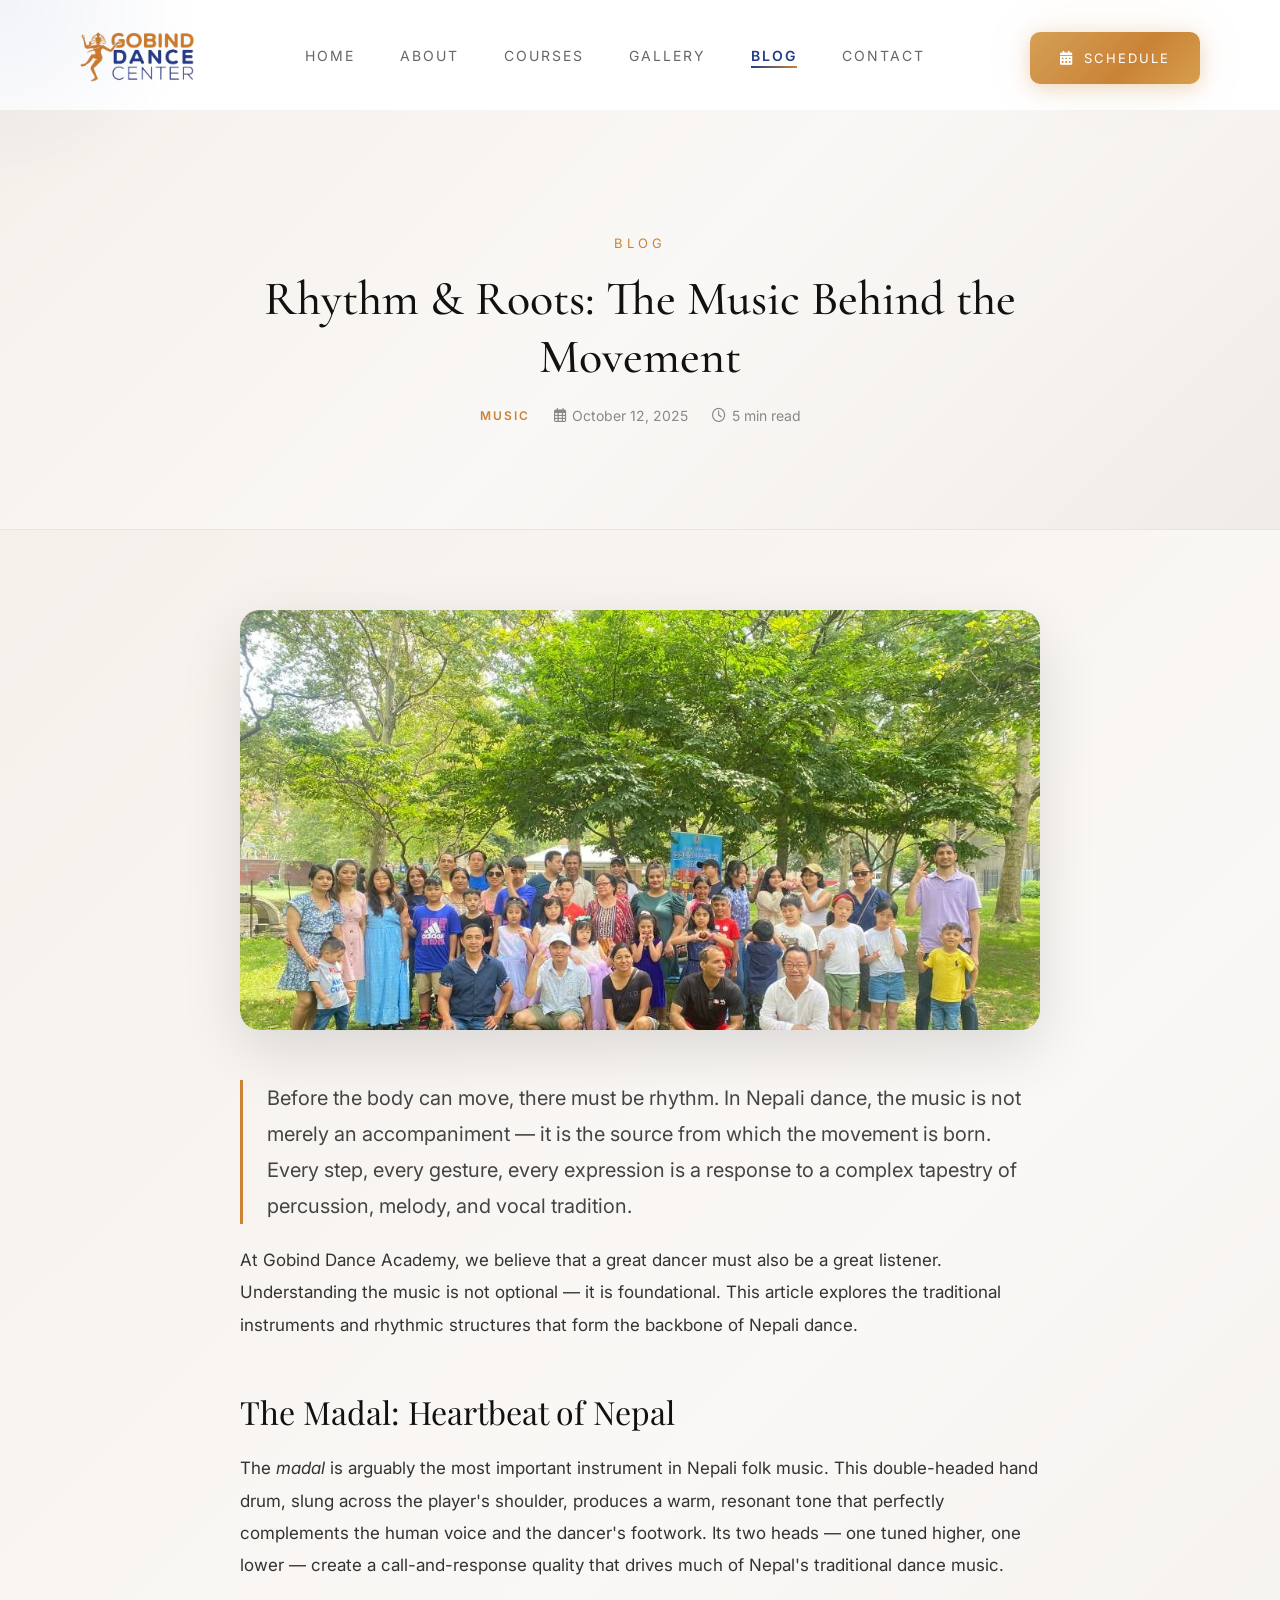
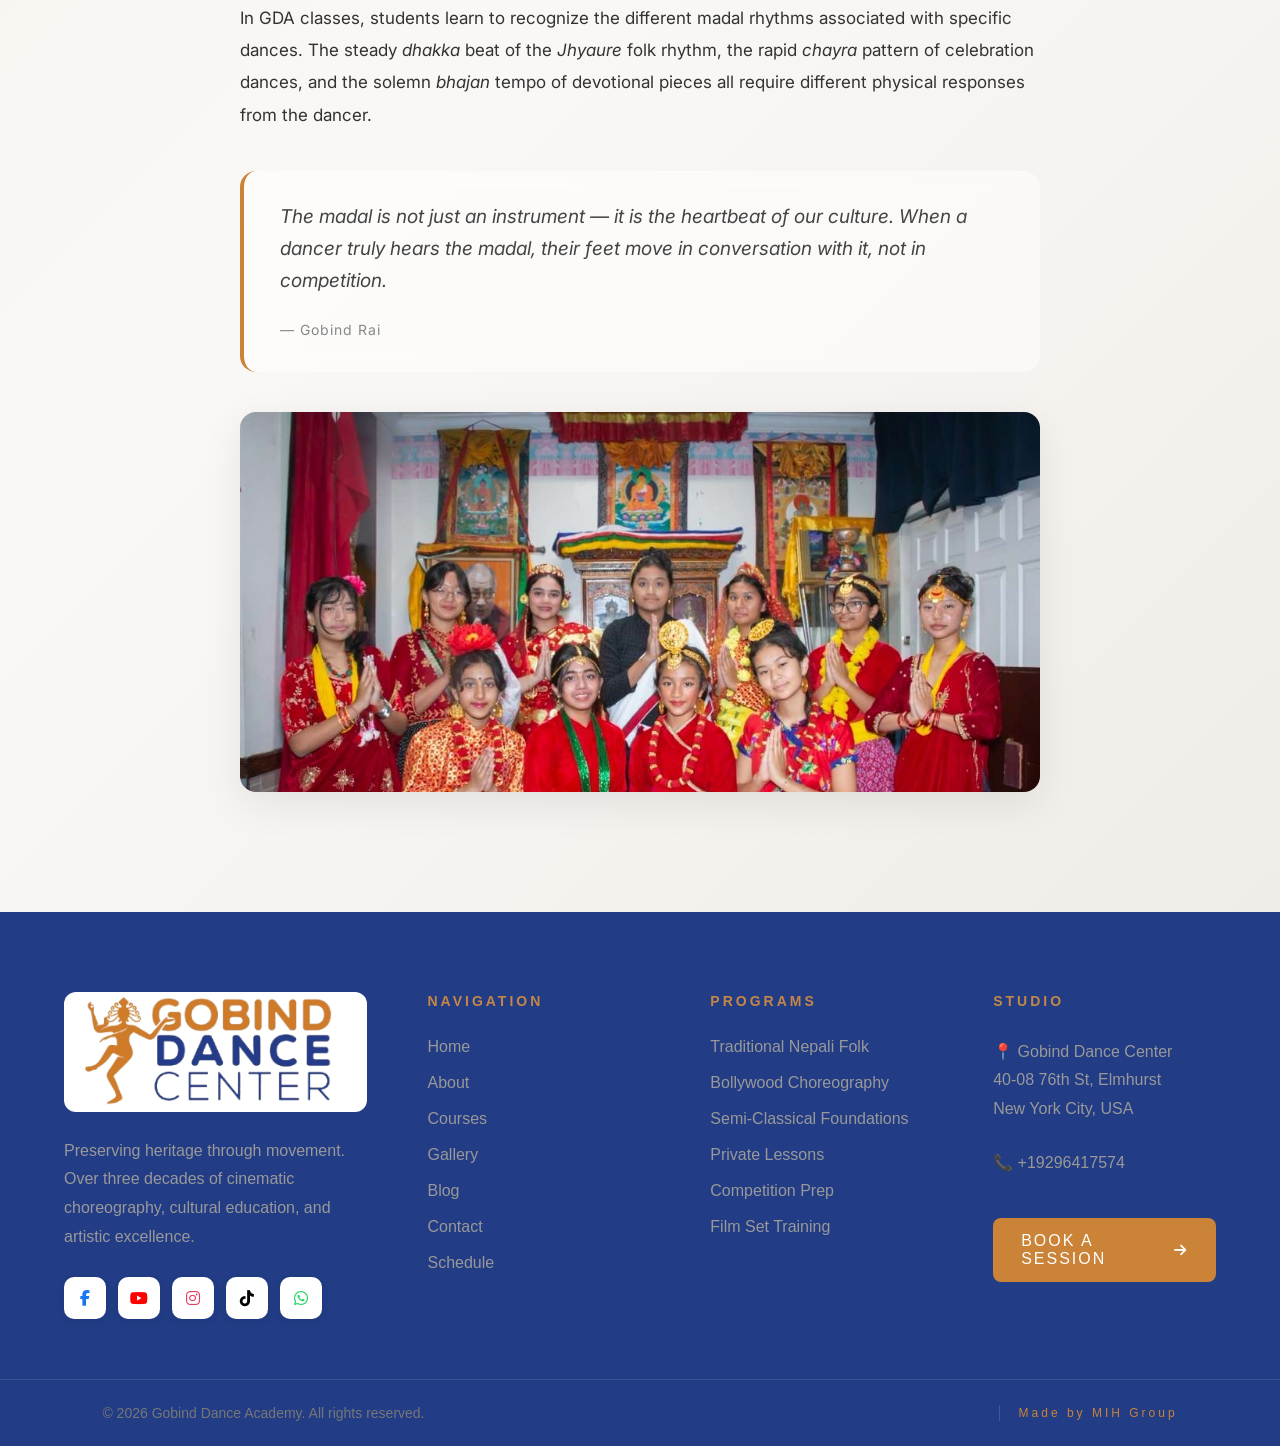
<file: blog-rhythm-and-roots.html>
<!DOCTYPE html>
<html lang="en">
<head>

<meta charset="utf-8"/>
<meta content="width=device-width, initial-scale=1.0" name="viewport"/>
<title>
   Rhythm &amp; Roots: The Music Behind the Movement - Gobind Dance Academy
  </title>
<link href="assets/images/fab.png" rel="icon" type="image/png"/>
<link href="https://fonts.googleapis.com/css2?family=Playfair+Display:wght@400;500;600&amp;display=swap" rel="stylesheet"/>
<link href="https://fonts.googleapis.com/css2?family=Cormorant+Garamond:wght@300;400;500;600;700&amp;family=Inter:wght@300;400;500;600&amp;display=swap" rel="stylesheet"/>
<link href="https://cdnjs.cloudflare.com/ajax/libs/font-awesome/6.5.1/css/all.min.css" rel="stylesheet"/>
<link href="./css/style.css" rel="stylesheet"/>

</head>

<body>
<div class="preloader">
    <div class="preloader-logo">
        <img src="assets/images/image-removebg-preview.png" alt="Gobind Dance Academy">
    </div>
    <div class="preloader-bar"><span></span></div>
</div>

<div class="scroll-progress"></div>

<div class="cursor-glow"></div>

<div class="nav-overlay"></div>

<button class="back-to-top" aria-label="Back to top"><i class="fas fa-chevron-up"></i></button>

<header>
    <div class="logo-section">
        <div class="logo">
        <a href="index.html"><img src="assets/images/image-removebg-preview.png"></a>
        </div>
    </div>

    <div class="hamburger" aria-label="Toggle menu">
        <span></span>
        <span></span>
        <span></span>
    </div>

    <nav>
    <div class="nav-links">
        <a href="index.html">HOME</a>
        <a href="about.html">ABOUT</a>
        <a href="courses.html">COURSES</a>
        <a href="gallery.html">GALLERY</a>
        <a href="blog.html" class="active">BLOG</a>
        <a href="contact.html">CONTACT</a>
        <a href="schedule.html" class="nav-schedule-btn">SCHEDULE</a>
    </div>
    </nav>

    <a href="schedule.html" class="schedule-btn ripple-btn">
        <i class="fas fa-calendar-alt"></i> SCHEDULE
    </a>
</header>

<section class="page-hero page-hero-post">
     <div class="page-hero-content">
      <span class="section-label">
       BLOG
      </span>
      <h1>
       Rhythm &amp; Roots: The Music Behind the Movement
      </h1>
      <div class="post-meta-hero">
       <span class="post-category">
        MUSIC
       </span>
       <span class="post-date">
        <i class="far fa-calendar-alt">
        </i>
        October 12, 2025
       </span>
       <span class="post-read-time">
        <i class="far fa-clock">
        </i>
        5 min read
       </span>
      </div>
     </div>
    </section>
    <article class="post-section reveal">
     <div class="post-container">
      <div class="post-featured-image">
       <img alt="Traditional Nepali musical instruments" src="assets/images/group.jpg"/>
      </div>
      <div class="post-body">
        <p class="post-intro">
         Before the body can move, there must be rhythm. In Nepali dance, the music is not merely an accompaniment — it is the source from which the movement is born. Every step, every gesture, every expression is a response to a complex tapestry of percussion, melody, and vocal tradition.
        </p>
        <p>
         At Gobind Dance Academy, we believe that a great dancer must also be a great listener. Understanding the music is not optional — it is foundational. This article explores the traditional instruments and rhythmic structures that form the backbone of Nepali dance.
        </p>
        <h2>
         The Madal: Heartbeat of Nepal
        </h2>
        <p>
         The
         <em>
          madal
         </em>
         is arguably the most important instrument in Nepali folk music. This double-headed hand drum, slung across the player's shoulder, produces a warm, resonant tone that perfectly complements the human voice and the dancer's footwork. Its two heads — one tuned higher, one lower — create a call-and-response quality that drives much of Nepal's traditional dance music.
        </p>
        <p>
         In GDA classes, students learn to recognize the different madal rhythms associated with specific dances. The steady
         <em>
          dhakka
         </em>
         beat of the
         <em>
          Jhyaure
         </em>
         folk rhythm, the rapid
         <em>
          chayra
         </em>
         pattern of celebration dances, and the solemn
         <em>
          bhajan
         </em>
         tempo of devotional pieces all require different physical responses from the dancer.
        </p>
        <blockquote>
         <p>
          The madal is not just an instrument — it is the heartbeat of our culture. When a dancer truly hears the madal, their feet move in conversation with it, not in competition.
         </p>
         <cite>
          — Gobind Rai
         </cite>
        </blockquote>
        <div class="post-image-full">
         <img alt="Traditional Nepali musicians performing" src="assets/images/group1.jpg"/>
         <span class="post-caption">
          Traditional Nepali musicians performing with madal and sarangi at a GDA event.
         </span>
         <h2>
          The Sarangi: Voice of Sorrow and Joy
         </h2>
         <p>
          The
          <em>
           sarangi
          </em>
          is a bowed string instrument that produces a haunting, vocal-like sound. Played with a horsehair bow, its four main strings and dozens of sympathetic strings create a rich, resonant texture. In Nepali dance, the sarangi often carries the melody during slower, more expressive sections — the storytelling passages where emotion takes precedence over footwork.
         </p>
         <p>
          Dancers trained at GDA learn to listen for the sarangi's cues. When the sarangi takes the lead, the dance shifts from percussive footwork to flowing, narrative gesture — the hands telling stories while the feet remain grounded.
         </p>
         <h3>
          Other Essential Instruments
         </h3>
         <ul>
          <li>
           <strong>
            Dholak
           </strong>
           — A larger double-headed drum, common in Bollywood and North Indian folk. Its deeper, more resonant bass gives dance music its driving energy.
          </li>
          <li>
           <strong>
            Bansuri
           </strong>
           — The bamboo flute, whose soaring melodies evoke the mountains and hills of Nepal. Used in both folk and semi-classical dance compositions.
          </li>
          <li>
           <strong>
            Khartal
           </strong>
           — Wooden clappers used in devotional music. Their crisp, percussive sound marks rhythmic accents in traditional dance.
          </li>
          <li>
           <strong>
            Jhyali
           </strong>
           — Bronze cymbals that provide the bright, shimmering texture in Newari ceremonial music.
          </li>
          <li>
           <strong>
            Damphu
           </strong>
           — A frame drum unique to the Tamang community, played during the Tamang Selo dance — a fast, energetic form popular in Nepali festivals.
          </li>
         </ul>
         <h3>
          Rhythm Cycles in Nepali Dance
         </h3>
         <p>
          Nepali music, like other South Asian traditions, is built on rhythmic cycles called
          <em>
           taal
          </em>
          . The most common cycle in Nepali folk dance is the
          <em>
           Dadra
          </em>
          taal, a six-beat cycle that naturally suits the walking and stepping patterns of traditional dance. Other cycles include the 16-beat
          <em>
           Tintal
          </em>
          (common in Kathak-influenced choreography) and the 8-beat
          <em>
           Keherwa
          </em>
          (widely used in Bollywood dance numbers).
         </p>
         <p>
          At GDA, our students practice identifying these cycles by ear from the first class. We believe that rhythmic literacy is as important as movement literacy. A dancer who can feel the
          <em>
           sam
          </em>
          (the first beat of a cycle) without counting is a dancer who has truly internalized the music.
         </p>
         <p>
          The relationship between music and dance in Nepali culture is one of mutual respect. Neither leads — they walk together, each responding to the other. At GDA, we teach our students to hear that conversation and to add their voice to it through movement.
         </p>
         <div class="post-footer-meta">
          <div class="post-tags">
           <span class="tag-label">
            Tags:
           </span>
           <a class="post-tag" href="blog.html?filter=music">
            music
           </a>
           <a class="post-tag" href="blog.html?filter=culture">
            culture
           </a>
           <a class="post-tag" href="blog.html?filter=dance">
            tradition
           </a>
           <div class="post-share">
            <span class="share-label">
             Share:
            </span>
            <a aria-label="Share on Facebook" class="share-link" href="https://www.facebook.com/sharer/sharer.php?u=https://gobinddanceacademy.com/blog-rhythm-and-roots.html" target="_blank">
             <i class="fab fa-facebook-f">
             </i>
            </a>
            <a aria-label="Share on Twitter" class="share-link" href="https://twitter.com/intent?text=Rhythm+%26+Roots:+The+Music+Behind+the+Movement&amp;url=https://gobinddanceacademy.com/blog-rhythm-and-roots.html" target="_blank">
             <i class="fab fa-twitter">
             </i>
            </a>
            <a aria-label="Share on WhatsApp" class="share-link" href="https://api.whatsapp.com/send?text=Rhythm+%26+Roots:+The+Music+Behind+the+Movement%20https://gobinddanceacademy.com/blog-rhythm-and-roots.html" target="_blank">
             <i class="fab fa-whatsapp">
             </i>
            </a>
            <div class="post-author">
             <div class="author-avatar">
              <img alt="Gobind Rai" src="assets/images/gobind1.jpg"/>
              <div class="author-info">
               <h4>
                Gobind Rai
               </h4>
               <p>
                Founder &amp; Lead Choreographer at Gobind Dance Academy. With over three decades of experience in Nepali dance and film choreography.
               </p>
               <nav class="post-nav">
                <a class="post-nav-link prev" href="blog-5-essential-warm-up-exercises.html">
                 <span class="post-nav-direction">
                  <i class="fas fa-arrow-left">
                  </i>
                  Previous
                 </span>
                 <span class="post-nav-title">
                  5 Essential Warm-Up Exercises for Dancers
                 </span>
                </a>
                <a class="post-nav-link next disabled" href="#">
                 <span class="post-nav-direction">
                  Next
                  <i class="fas fa-arrow-right">
                  </i>
                 </span>
                 <span class="post-nav-title">
                  No newer post
                 </span>
                </a>
               </nav>
               <section class="post-related">
                <h3>
                 Related Articles
                </h3>
                <div class="related-grid">
                 <article class="related-card">
                  <a href="blog-language-of-nepali-folk-dance.html">
                   <div class="related-image" style="background: linear-gradient(135deg, #223c85, #ca8337);">
                    <i class="fas fa-mask" style="color: rgba(255,255,255,0.4); font-size: 40px;">
                    </i>
                    <div class="related-content">
                     <span class="related-category">
                      CULTURE
                     </span>
                     <h4>
                      The Language of Nepali Folk Dance
                     </h4>
                    </div>
                   </div>
                  </a>
                 </article>
                 <article class="related-card">
                  <a href="blog-gda-expands-to-nyc.html">
                   <div class="related-image" style="background: linear-gradient(135deg, #ca8337, #223c85);">
                    <i class="fas fa-city" style="color: rgba(255,255,255,0.4); font-size: 40px;">
                    </i>
                    <div class="related-content">
                     <span class="related-category">
                      COMMUNITY
                     </span>
                     <h4>
                      GDA Expands to New York City
                     </h4>
                    </div>
                   </div>
                  </a>
                 </article>
                 <article class="related-card">
                  <a href="blog-from-studio-to-screen.html">
                   <div class="related-image" style="background: linear-gradient(135deg, #ca8337, #223c85);">
                    <i class="fas fa-film" style="color: rgba(255,255,255,0.4); font-size: 40px;">
                    </i>
                    <div class="related-content">
                     <span class="related-category">
                      INDUSTRY
                     </span>
                      <h4>
                       From Studio to Screen: Film Choreography Tips
                      </h4>
                     </div>
                    </div>
                   </a>
                  </article>
                  <article class="related-card">
                   <a href="blog-5-essential-warm-up-exercises.html">
                    <div class="related-image" style="background: linear-gradient(135deg, #ca8337, #d4a055);">
                     <i class="fas fa-lightbulb" style="color: rgba(255,255,255,0.4); font-size: 40px;">
                     </i>
                     <div class="related-content">
                      <span class="related-category">
                       TIPS
                      </span>
                      <h4>
                       5 Essential Warm-Up Exercises for Dancers
                      </h4>
                     </div>
                    </div>
                   </a>
                  </article>
                  <article class="related-card">
                   <a href="blog-2026-competition-season.html">
                    <div class="related-image" style="background: linear-gradient(135deg, #223c85, #ca8337);">
                     <i class="fas fa-trophy" style="color: rgba(255,255,255,0.4); font-size: 40px;">
                     </i>
                     <div class="related-content">
                      <span class="related-category">
                       EVENTS
                      </span>
                      <h4>
                       2026 Competition Season: Ready, Set, Dance!
                      </h4>
                     </div>
                    </div>
                   </a>
                  </article>
                 </div>
                </section>
                <div class="post-social">
                 <h4>Follow GDA</h4>
                 <div class="social-icons">
                  <a href="https://www.facebook.com/gobind.rai.5" class="social-link" target="_blank"><i class="fab fa-facebook-f"></i></a>
                  <a href="https://www.youtube.com/@GobindRaiEntertainment" class="social-link" target="_blank"><i class="fab fa-youtube"></i></a>
                  <a href="https://www.instagram.com/gobind.rai.entertainment/" class="social-link" target="_blank"><i class="fab fa-instagram"></i></a>
                  <a href="https://www.tiktok.com/@gobindrai11" class="social-link" target="_blank"><i class="fab fa-tiktok"></i></a>
                  <a href="https://api.whatsapp.com/send/?phone=19296417574" class="social-link" target="_blank"><i class="fab fa-whatsapp"></i></a>
                 </div>
                </div>
        </div>
     </div>
    </article>

<footer class="footer">
    <div class="footer-container">

        <!-- Company Info -->
        <div class="footer-col"> 
            <div class="footer-logo">
                <a href="index.html">
                <div class="logo-box">
                    <img src="assets/images/image-removebg-preview.png" alt="Gobind Dance Academy">
                </div>
                </a>
            </div>

            <p>
                Preserving heritage through movement. Over three decades of
                cinematic choreography, cultural education, and artistic excellence.
            </p>

            <div class="social-icons">
                <a href="https://www.facebook.com/gobind.rai.5"><i class="fab fa-facebook-f"></i><span class="si-label">Facebook</span></a>
                <a href="https://www.youtube.com/@GobindRaiEntertainment"><i class="fab fa-youtube"></i><span class="si-label">YouTube</span></a>
                <a href="https://www.instagram.com/gobind.rai.entertainment/"><i class="fab fa-instagram"></i><span class="si-label">Instagram</span></a>
                <a href="https://www.tiktok.com/@gobindrai11"><i class="fab fa-tiktok"></i><span class="si-label">TikTok</span></a>
                <a href="https://api.whatsapp.com/send/?phone=19296417574&text&type=phone_number&app_absent=0"><i class="fab fa-whatsapp"></i><span class="si-label">WhatsApp</span></a>
            </div>

        </div>

        <!-- Navigation -->
        <div class="footer-col">
            <h4>NAVIGATION</h4>
            <ul>
                <li><a href="index.html">Home</a></li>
                <li><a href="about.html">About</a></li>
                <li><a href="courses.html">Courses</a></li>
                <li><a href="gallery.html">Gallery</a></li>
                <li><a href="blog.html">Blog</a></li>
                <li><a href="contact.html">Contact</a></li>
                <li><a href="schedule.html">Schedule</a></li>
            </ul>
        </div>

        <!-- Programs -->
        <div class="footer-col">
            <h4>PROGRAMS</h4>
            <ul>
                <li><a href="courses.html">Traditional Nepali Folk</a></li>
                <li><a href="courses.html">Bollywood Choreography</a></li>
                <li><a href="courses.html">Semi-Classical Foundations</a></li>
                <li><a href="courses.html">Private Lessons</a></li>
                <li><a href="courses.html">Competition Prep</a></li>
                <li><a href="courses.html">Film Set Training</a></li>
            </ul>
        </div>

        <!-- Contact -->
        <div class="footer-col">
            <h4>STUDIO</h4>

            <p><a href="https://maps.google.com/?q=40-08+76th+St+Elmhurst+NY+11373" target="_blank" rel="noopener">📍 Gobind Dance Center<br>
                  40-08 76th St, Elmhurst<br>
                  New York City, USA</a></p>

            <p><a href="tel:+19296417574">📞 +19296417574</a></p>

            <a href="contact.html" class="footer-btn ripple-btn">
                BOOK A SESSION <i class="fas fa-arrow-right"></i>
            </a>

        </div>

    </div>

    <div class="footer-bottom">
        <p>© 2026 Gobind Dance Academy. All rights reserved.</p>
        <p class="footer-tm">Made by <a href="https://mihgroup.com.np/" target="_blank" rel="noopener">MIH Group</a></p>
    </div>
</footer>
<script src="js/main.js"></script>
</body>
</html>
</file>
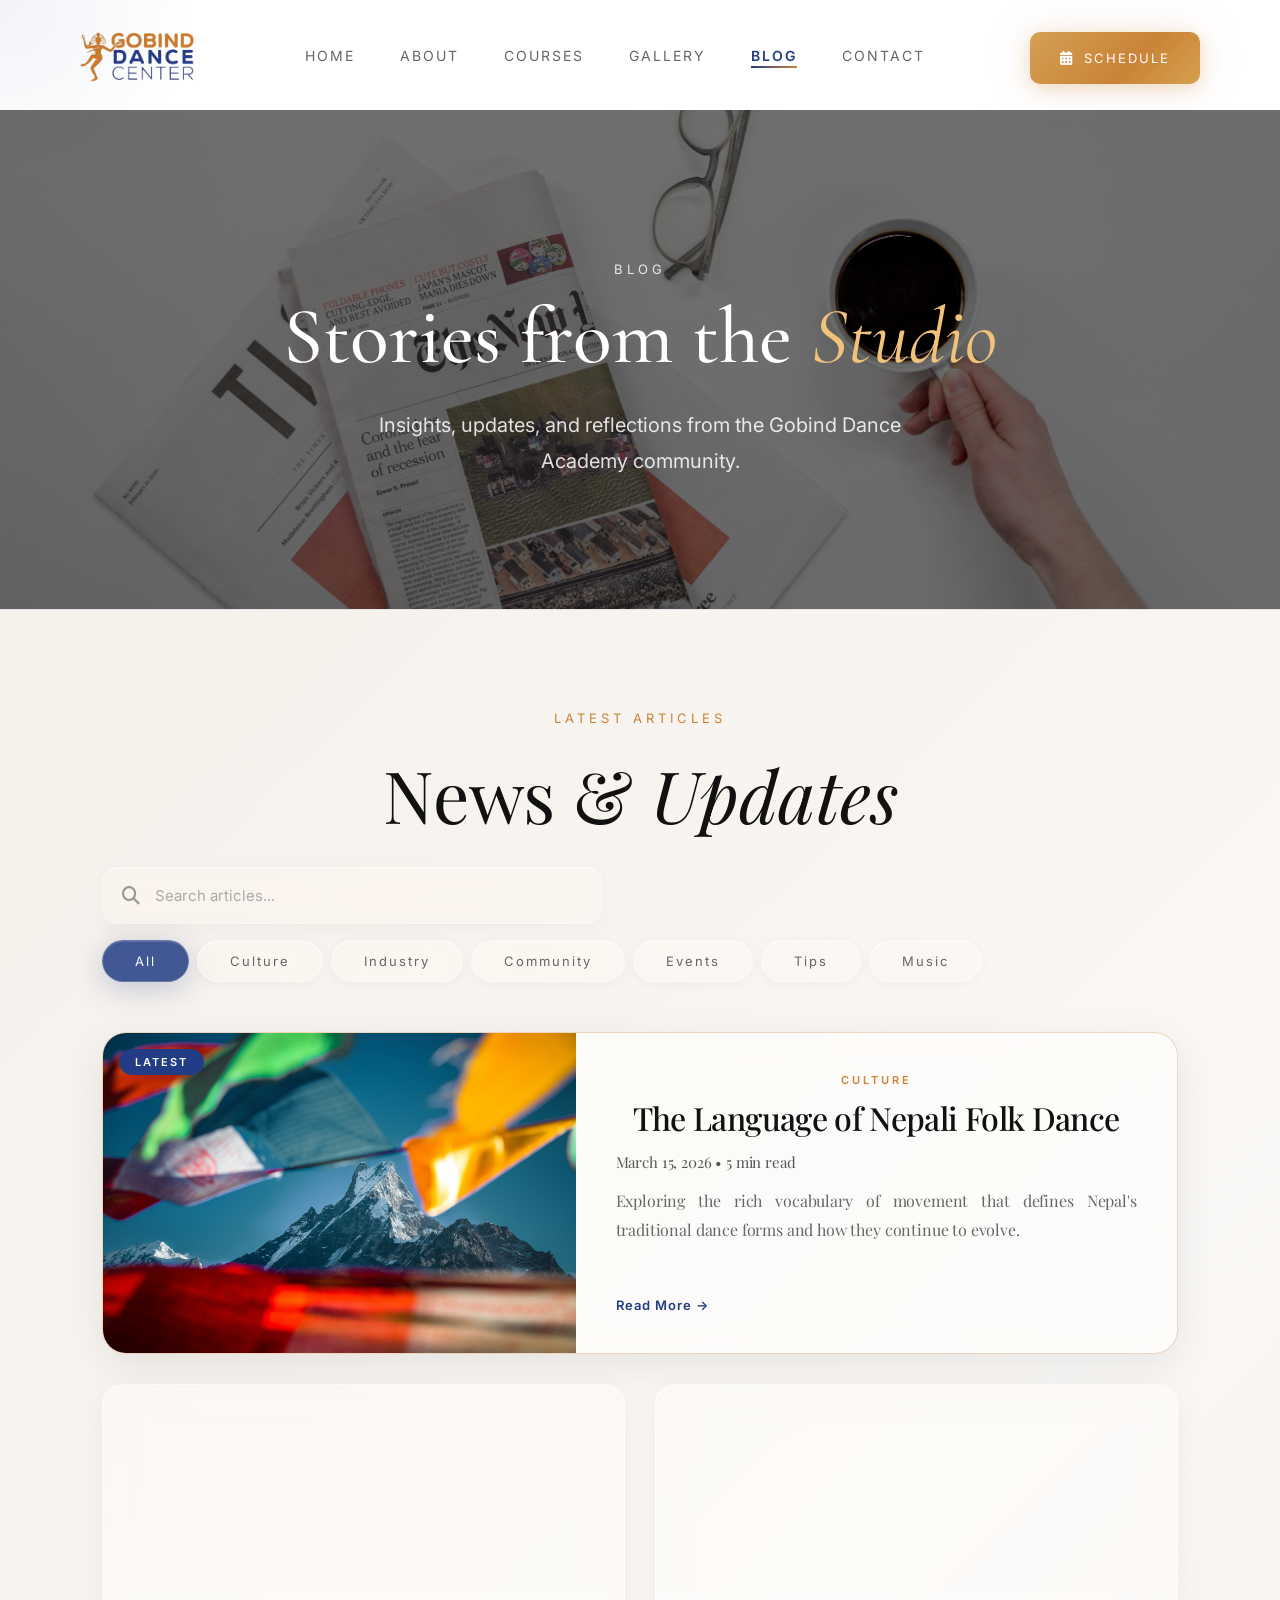
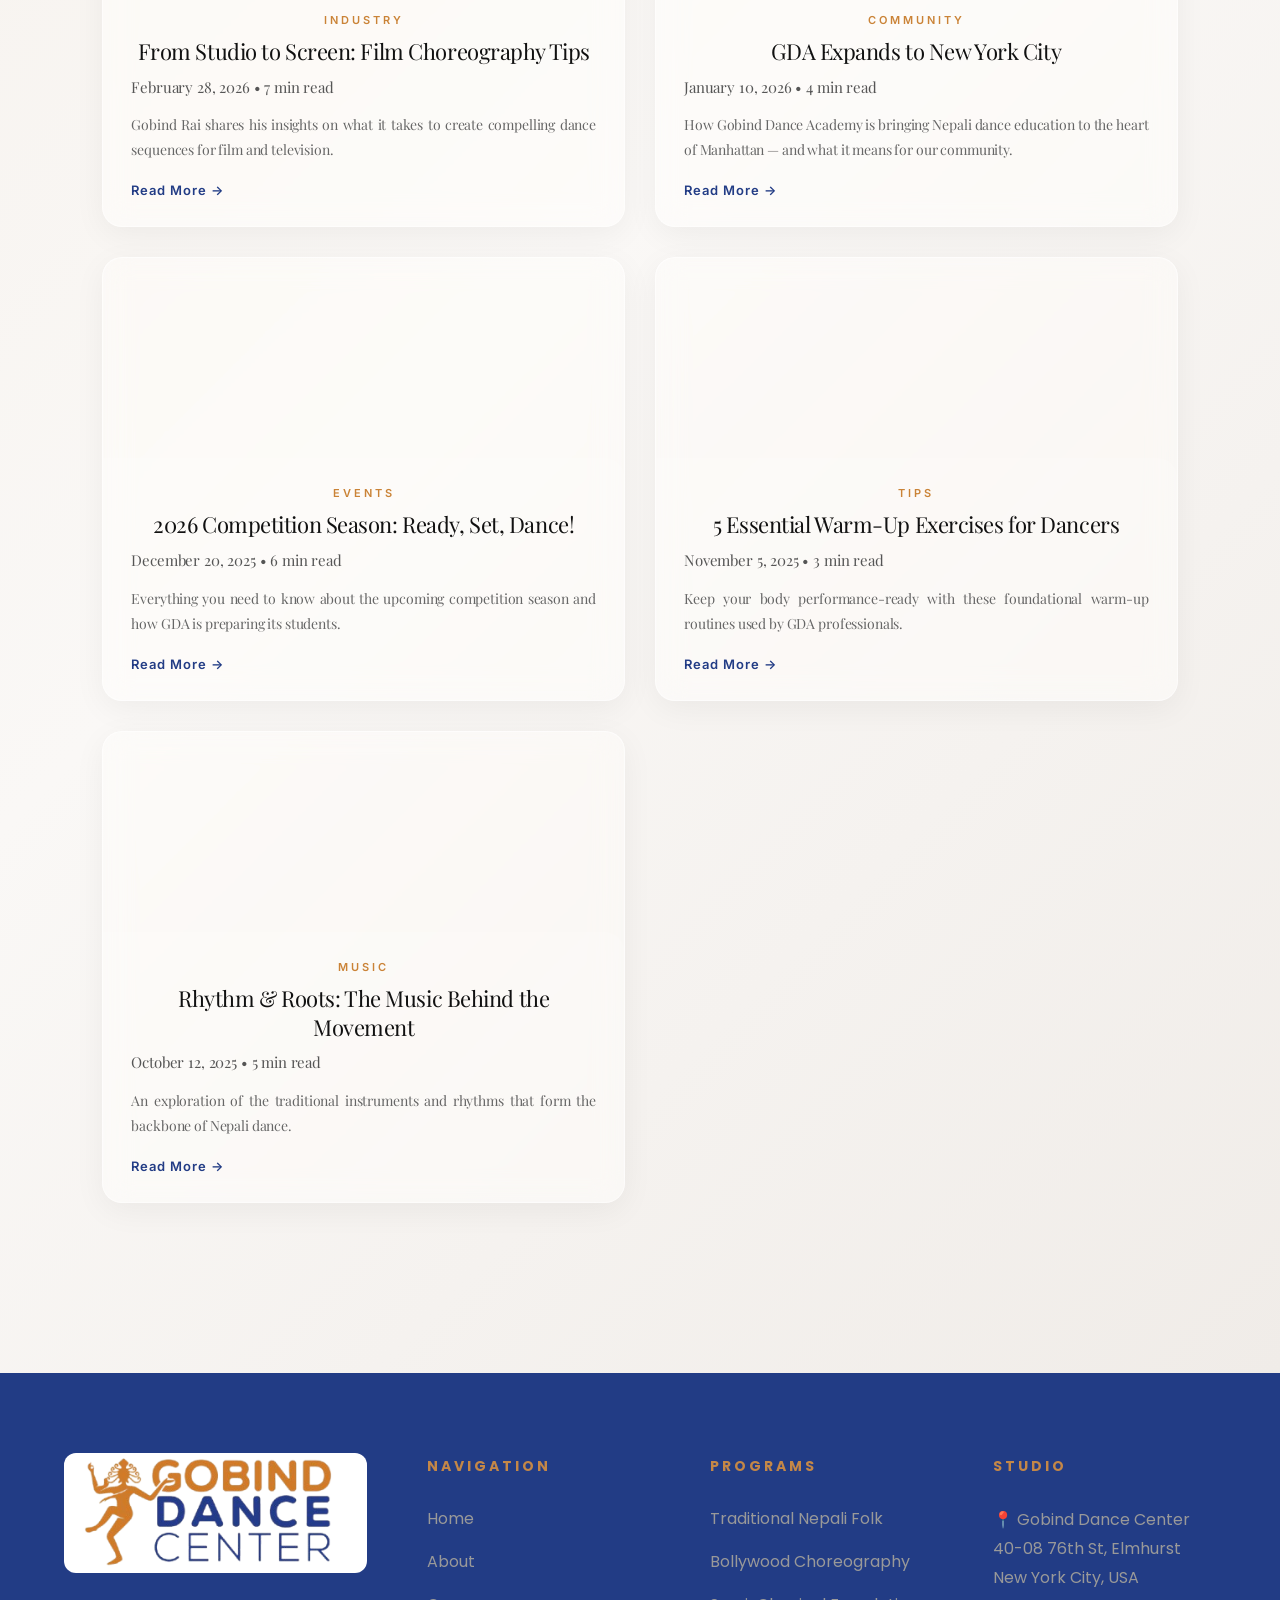
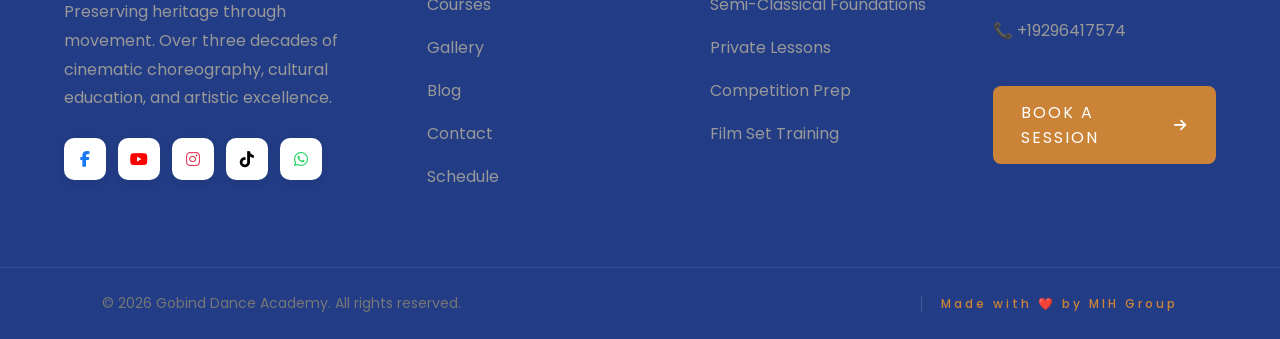
<file: blog.html>
<!DOCTYPE html>
<html lang="en">
<head>

<meta charset="utf-8"/>
<meta content="width=device-width, initial-scale=1.0" name="viewport"/>
<title>
   Blog - Gobind Dance Academy
  </title>
<link href="assets/images/fab.png" rel="icon" type="image/png"/>
<link href="https://fonts.googleapis.com/css2?family=Playfair+Display:wght@400;500;600&amp;display=swap" rel="stylesheet"/>
<link href="https://fonts.googleapis.com/css2?family=Cormorant+Garamond:wght@300;400;500;600;700&amp;family=Inter:wght@300;400;500;600&amp;family=Poppins:wght@300;400;500;600&amp;display=swap" rel="stylesheet"/>
<link href="https://cdnjs.cloudflare.com/ajax/libs/font-awesome/6.5.1/css/all.min.css" rel="stylesheet"/>
<link href="./css/style.css" rel="stylesheet"/>
<link href="./css/blog.css" rel="stylesheet"/>

</head>

<body>
<div class="preloader">
    <div class="preloader-logo">
        <img src="assets/images/image-removebg-preview.png" alt="Gobind Dance Academy">
    </div>
    <div class="preloader-bar"><span></span></div>
</div>

<div class="scroll-progress"></div>

<div class="cursor-glow"></div>

<div class="nav-overlay"></div>

<button class="back-to-top" aria-label="Back to top"><i class="fas fa-chevron-up"></i></button>

<header>
    <div class="logo-section">
        <div class="logo">
        <a href="index.html"><img src="assets/images/image-removebg-preview.png"></a>
        </div>
    </div>

    <div class="hamburger" aria-label="Toggle menu">
        <span></span>
        <span></span>
        <span></span>
    </div>

    <nav>
    <div class="nav-links">
        <a href="index.html">HOME</a>
        <a href="about.html">ABOUT</a>
        <a href="courses.html">COURSES</a>
        <a href="gallery.html">GALLERY</a>
        <a href="blog.html" class="active">BLOG</a>
        <a href="contact.html">CONTACT</a>
        <a href="schedule.html" class="nav-schedule-btn">SCHEDULE</a>
    </div>
    </nav>

    <a href="schedule.html" class="schedule-btn ripple-btn">
        <i class="fas fa-calendar-alt"></i> SCHEDULE
    </a>
</header>

<section class="page-hero page-hero-blog">
    <div class="page-hero-overlay"></div>
     <div class="page-hero-content">
      <span class="section-label">
       BLOG
      </span>
      <h1>
       Stories from the
       <em>
        Studio
       </em>
      </h1>
      <p>
       Insights, updates, and reflections from the Gobind Dance Academy community.
      </p>
     </div>
    </section>
    <section class="blog-section reveal">
     <div class="section-header">
      <p>
       LATEST ARTICLES
      </p>
      <h2>
       News &amp;
       <em>
        Updates
       </em>
      </h2>
      <div class="filter-bar">
       <div class="filter-search">
        <i class="fas fa-search">
        </i>
        <input class="filter-input" data-target="blog-grid" placeholder="Search articles..." type="text"/>
       </div>
        <div class="filter-tags">
         <button class="filter-tag active" data-filter="all">All</button>
         <button class="filter-tag" data-filter="culture">Culture</button>
         <button class="filter-tag" data-filter="industry">Industry</button>
         <button class="filter-tag" data-filter="community">Community</button>
         <button class="filter-tag" data-filter="events">Events</button>
         <button class="filter-tag" data-filter="tips">Tips</button>
         <button class="filter-tag" data-filter="music">Music</button>
        </div>
        <select class="filter-select" data-target="blog-grid">
         <option value="all">All</option>
         <option value="culture">Culture</option>
         <option value="industry">Industry</option>
         <option value="community">Community</option>
         <option value="events">Events</option>
         <option value="tips">Tips</option>
         <option value="music">Music</option>
        </select>
      </div>
      <div class="blog-grid">
          <article class="blog-card featured" data-category="culture">
            <div class="blog-placeholder"><img src="assets/images/Nepal.jpg" alt="Nepali Folk Dance"></div>
            <div class="blog-content">
              <span class="blog-category">CULTURE</span>
              <h3>The Language of Nepali Folk Dance</h3>
              <p class="blog-meta">March 15, 2026 • 5 min read</p>
              <p>Exploring the rich vocabulary of movement that defines Nepal's traditional dance forms and how they continue to evolve.</p>
              <a class="blog-link" href="blog-language-of-nepali-folk-dance.html">Read More →</a>
            </div>
          </article>
          <article class="blog-card" data-category="industry">
            <div class="blog-placeholder"><img src="assets/images/film.jpeg" alt="Film Choreography"></div>
            <div class="blog-content">
              <span class="blog-category">INDUSTRY</span>
              <h3>From Studio to Screen: Film Choreography Tips</h3>
              <p class="blog-meta">February 28, 2026 • 7 min read</p>
              <p>Gobind Rai shares his insights on what it takes to create compelling dance sequences for film and television.</p>
              <a class="blog-link" href="blog-from-studio-to-screen.html">Read More →</a>
            </div>
          </article>
          <article class="blog-card" data-category="community">
            <div class="blog-placeholder"><img src="assets/images/gobind3.jpeg" alt="GDA Expands to NYC"></div>
            <div class="blog-content">
              <span class="blog-category">COMMUNITY</span>
              <h3>GDA Expands to New York City</h3>
              <p class="blog-meta">January 10, 2026 • 4 min read</p>
              <p>How Gobind Dance Academy is bringing Nepali dance education to the heart of Manhattan — and what it means for our community.</p>
              <a class="blog-link" href="blog-gda-expands-to-nyc.html">Read More →</a>
            </div>
          </article>
          <article class="blog-card" data-category="events">
            <div class="blog-placeholder"><img src="assets/images/Dance.jpg" alt="Competition Season"></div>
            <div class="blog-content">
              <span class="blog-category">EVENTS</span>
              <h3>2026 Competition Season: Ready, Set, Dance!</h3>
              <p class="blog-meta">December 20, 2025 • 6 min read</p>
              <p>Everything you need to know about the upcoming competition season and how GDA is preparing its students.</p>
              <a class="blog-link" href="blog-2026-competition-season.html">Read More →</a>
            </div>
          </article>
          <article class="blog-card" data-category="tips">
            <div class="blog-placeholder"><img src="assets/images/group1.jpg" alt="Warm-Up Exercises"></div>
            <div class="blog-content">
              <span class="blog-category">TIPS</span>
              <h3>5 Essential Warm-Up Exercises for Dancers</h3>
              <p class="blog-meta">November 5, 2025 • 3 min read</p>
              <p>Keep your body performance-ready with these foundational warm-up routines used by GDA professionals.</p>
              <a class="blog-link" href="blog-5-essential-warm-up-exercises.html">Read More →</a>
            </div>
          </article>
          <article class="blog-card" data-category="music">
            <div class="blog-placeholder"><img src="assets/images/gobind2.jpeg" alt="Rhythm and Roots"></div>
            <div class="blog-content">
              <span class="blog-category">MUSIC</span>
              <h3>Rhythm &amp; Roots: The Music Behind the Movement</h3>
              <p class="blog-meta">October 12, 2025 • 5 min read</p>
              <p>An exploration of the traditional instruments and rhythms that form the backbone of Nepali dance.</p>
              <a class="blog-link" href="blog-rhythm-and-roots.html">Read More →</a>
            </div>
          </article>
       </div>
      </div>
     </section>

<footer class="footer">
    <div class="footer-container">

        <!-- Company Info -->
        <div class="footer-col"> 
            <div class="footer-logo">
                <a href="index.html">
                <div class="logo-box">
                    <img src="assets/images/image-removebg-preview.png" alt="Gobind Dance Academy">
                </div>
                </a>
            </div>

            <p>
                Preserving heritage through movement. Over three decades of
                cinematic choreography, cultural education, and artistic excellence.
            </p>

            <div class="social-icons">
                <a href="https://www.facebook.com/gobind.rai.5"><i class="fab fa-facebook-f"></i><span class="si-label">Facebook</span></a>
                <a href="https://www.youtube.com/@GobindRaiEntertainment"><i class="fab fa-youtube"></i><span class="si-label">YouTube</span></a>
                <a href="https://www.instagram.com/gobind.rai.entertainment/"><i class="fab fa-instagram"></i><span class="si-label">Instagram</span></a>
                <a href="https://www.tiktok.com/@gobindrai11"><i class="fab fa-tiktok"></i><span class="si-label">TikTok</span></a>
                <a href="https://api.whatsapp.com/send/?phone=19296417574&text&type=phone_number&app_absent=0"><i class="fab fa-whatsapp"></i><span class="si-label">WhatsApp</span></a>
            </div>

        </div>

        <!-- Navigation -->
        <div class="footer-col">
            <h4>NAVIGATION</h4>
            <ul>
                <li><a href="index.html">Home</a></li>
                <li><a href="about.html">About</a></li>
                <li><a href="courses.html">Courses</a></li>
                <li><a href="gallery.html">Gallery</a></li>
                <li><a href="blog.html">Blog</a></li>
                <li><a href="contact.html">Contact</a></li>
                <li><a href="schedule.html">Schedule</a></li>
            </ul>
        </div>

        <!-- Programs -->
        <div class="footer-col">
            <h4>PROGRAMS</h4>
            <ul>
                <li><a href="courses.html">Traditional Nepali Folk</a></li>
                <li><a href="courses.html">Bollywood Choreography</a></li>
                <li><a href="courses.html">Semi-Classical Foundations</a></li>
                <li><a href="courses.html">Private Lessons</a></li>
                <li><a href="courses.html">Competition Prep</a></li>
                <li><a href="courses.html">Film Set Training</a></li>
            </ul>
        </div>

        <!-- Contact -->
        <div class="footer-col">
            <h4>STUDIO</h4>

            <p><a href="https://maps.google.com/?q=40-08+76th+St+Elmhurst+NY+11373" target="_blank" rel="noopener">📍 Gobind Dance Center<br>
                  40-08 76th St, Elmhurst<br>
                  New York City, USA</a></p>

            <p><a href="tel:+19296417574">📞 +19296417574</a></p>

            <a href="contact.html" class="footer-btn ripple-btn">
                BOOK A SESSION <i class="fas fa-arrow-right"></i>
            </a>

        </div>

    </div>

    <div class="footer-bottom">
        <p>© 2026 Gobind Dance Academy. All rights reserved.</p>
        <p class="footer-tm"><a href="https://mihgroup.com.np/" target="_blank" rel="noopener">Made with ❤️ by MIH Group</a></p>
    </div>
</footer>
<script src="js/main.js"></script>
</body>
</html>
</file>
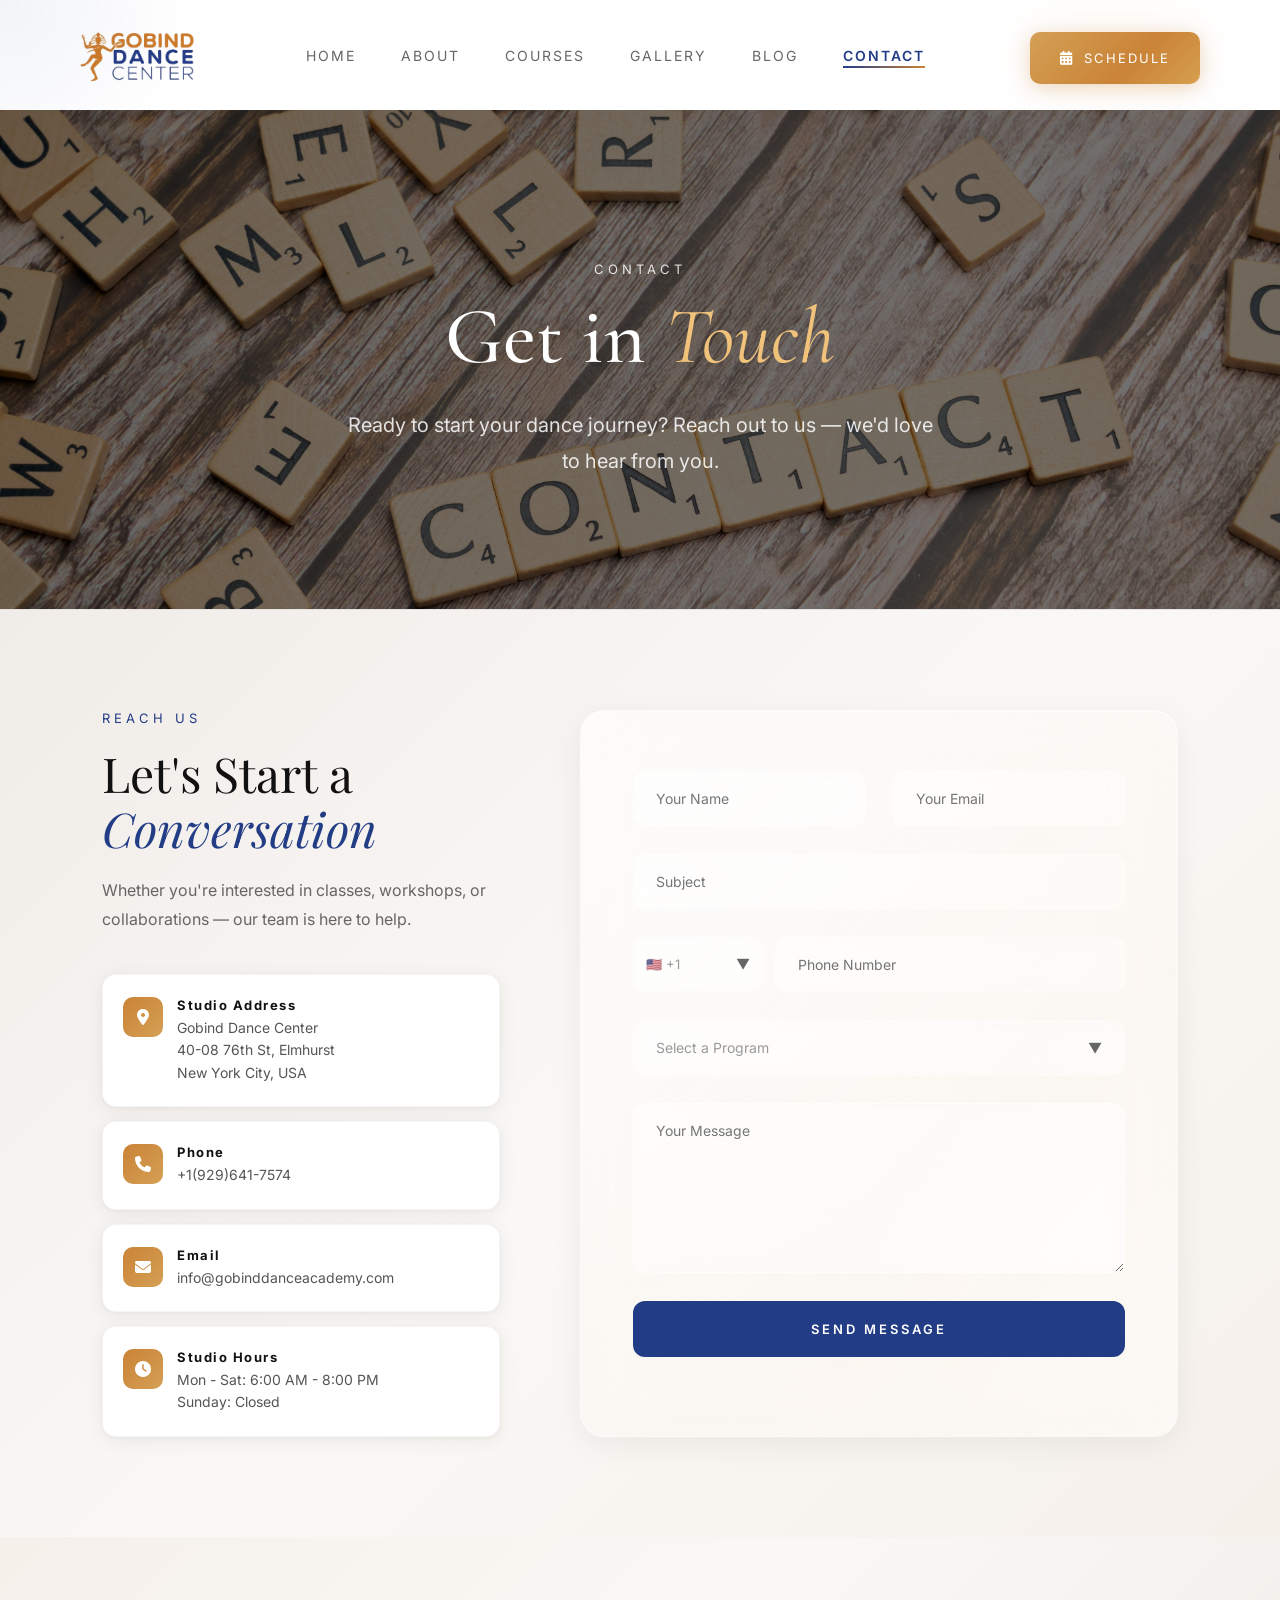
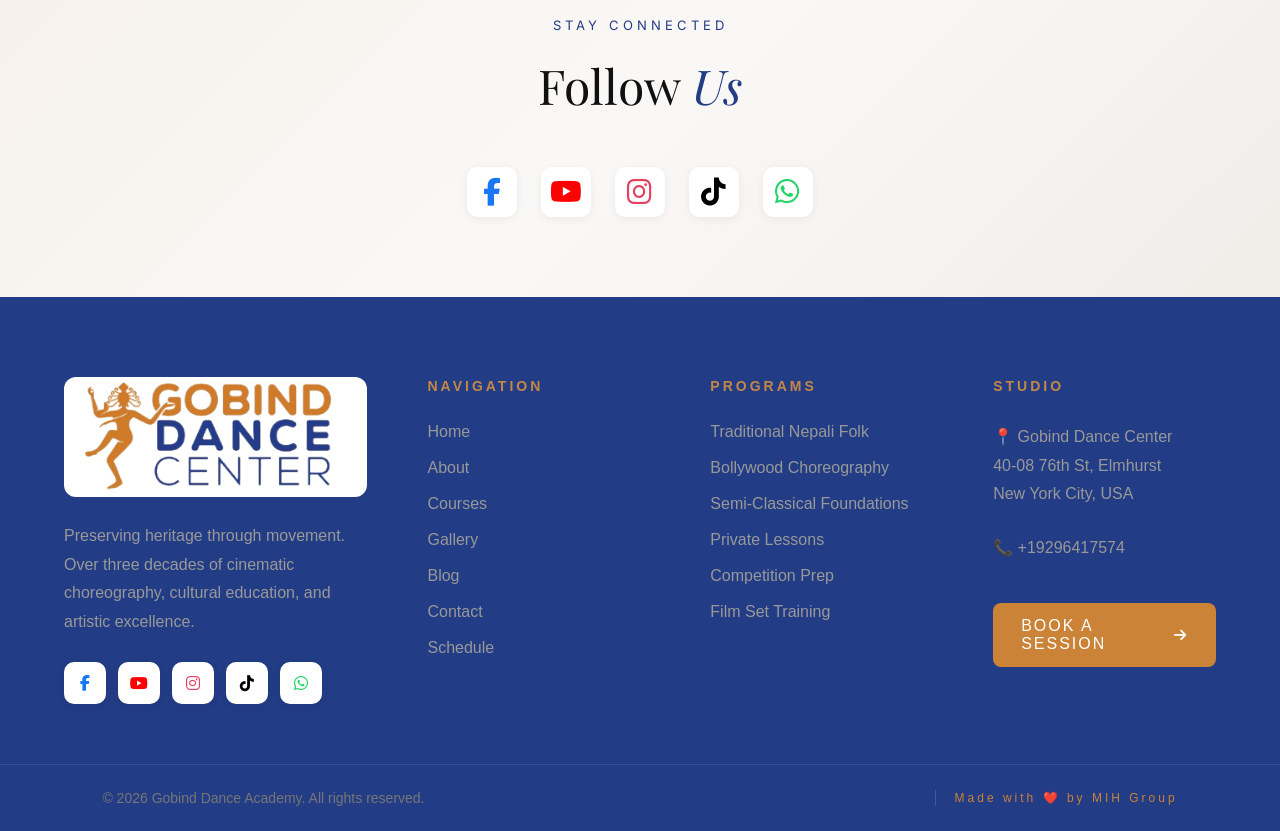
<file: contact.html>
<!DOCTYPE html>
<html lang="en">
<head>

<meta charset="utf-8"/>
<meta content="width=device-width, initial-scale=1.0" name="viewport"/>
<title>
   Contact - Gobind Dance Academy
  </title>
<link href="assets/images/fab.png" rel="icon" type="image/png"/>
<link href="https://fonts.googleapis.com/css2?family=Playfair+Display:wght@400;500;600&amp;display=swap" rel="stylesheet"/>
<link href="https://fonts.googleapis.com/css2?family=Cormorant+Garamond:wght@300;400;500;600;700&amp;family=Inter:wght@300;400;500;600&amp;display=swap" rel="stylesheet"/>
<link href="https://cdnjs.cloudflare.com/ajax/libs/font-awesome/6.5.1/css/all.min.css" rel="stylesheet"/>
<link href="./css/style.css" rel="stylesheet"/>
<link href="./css/contact.css" rel="stylesheet"/>

</head>

<body>
<div class="preloader">
    <div class="preloader-logo">
        <img src="assets/images/image-removebg-preview.png" alt="Gobind Dance Academy">
    </div>
    <div class="preloader-bar"><span></span></div>
</div>

<div class="scroll-progress"></div>

<div class="cursor-glow"></div>

<div class="nav-overlay"></div>

<button class="back-to-top" aria-label="Back to top"><i class="fas fa-chevron-up"></i></button>

<header>
    <div class="logo-section">
        <div class="logo">
        <a href="index.html"><img src="assets/images/image-removebg-preview.png"></a>
        </div>
    </div>

    <div class="hamburger" aria-label="Toggle menu">
        <span></span>
        <span></span>
        <span></span>
    </div>

    <nav>
    <div class="nav-links">
        <a href="index.html">HOME</a>
        <a href="about.html">ABOUT</a>
        <a href="courses.html">COURSES</a>
        <a href="gallery.html">GALLERY</a>
        <a href="blog.html">BLOG</a>
        <a href="contact.html" class="active">CONTACT</a>
        <a href="schedule.html" class="nav-schedule-btn">SCHEDULE</a>
    </div>
    </nav>

    <a href="schedule.html" class="schedule-btn ripple-btn">
        <i class="fas fa-calendar-alt"></i> SCHEDULE
    </a>
</header>

<section class="page-hero page-hero-contact">
     <div class="page-hero-overlay"></div>
     <div class="page-hero-content">
      <span class="section-label">
       CONTACT
      </span>
      <h1>
       Get in
       <em>
        Touch
       </em>
      </h1>
      <p>
       Ready to start your dance journey? Reach out to us — we'd love to hear from you.
      </p>
     </div>
    </section>
    <section class="contact-section reveal">
     <div class="contact-grid">
      <div class="contact-info">
       <span class="section-label">
        REACH US
       </span>
       <h2>
        Let's Start a
        <em>
         Conversation
        </em>
       </h2>
       <p>
        Whether you're interested in classes, workshops, or collaborations — our team is here to help.
       </p>
         <div class="contact-details">
          <div class="contact-item">
           <div class="contact-item-icon"><i class="fas fa-map-marker-alt"></i></div>
           <div>
            <h4>Studio Address</h4>
            <p>
             <a href="https://maps.google.com/?q=40-08+76th+St+Elmhurst+NY+11373" rel="noopener" target="_blank">
              Gobind Dance Center<br/>
              40-08 76th St, Elmhurst<br/>
              New York City, USA
             </a>
            </p>
           </div>
          </div>
          <div class="contact-item">
           <div class="contact-item-icon"><i class="fas fa-phone"></i></div>
           <div>
            <h4>Phone</h4>
            <p><a href="tel:+19296417574">+1(929)641-7574</a></p>
           </div>
          </div>
          <div class="contact-item">
           <div class="contact-item-icon"><i class="fas fa-envelope"></i></div>
           <div>
            <h4>Email</h4>
            <p><a href="mailto:info@gobinddanceacademy.com">info@gobinddanceacademy.com</a></p>
           </div>
          </div>
          <div class="contact-item">
           <div class="contact-item-icon"><i class="fas fa-clock"></i></div>
           <div>
            <h4>Studio Hours</h4>
            <p>Mon - Sat: 6:00 AM - 8:00 PM<br/>Sunday: Closed</p>
           </div>
          </div>
         </div>
       </div>
       <div class="contact-form-wrapper">
        <form class="contact-form">
          <div class="form-row">
           <input placeholder="Your Name" required="" type="text"/>
           <input placeholder="Your Email" required="" type="email"/>
           <input placeholder="Subject" type="text"/>
           <div class="phone-group">
             <div class="custom-select-wrap country-code-wrap">
              <select>
               <option value="+1" selected>🇺🇸 +1</option>
               <option value="+977">🇳🇵 +977</option>
               <option value="+44">🇬🇧 +44</option>
               <option value="+1-ca">🇨🇦 +1</option>
               <option value="+61">🇦🇺 +61</option>
               <option value="+91">🇮🇳 +91</option>
               <option value="+86">🇨🇳 +86</option>
               <option value="+81">🇯🇵 +81</option>
               <option value="+971">🇦🇪 +971</option>
               <option value="+65">🇸🇬 +65</option>
               <option value="+852">🇭🇰 +852</option>
               <option value="+49">🇩🇪 +49</option>
               <option value="+33">🇫🇷 +33</option>
               <option value="+39">🇮🇹 +39</option>
               <option value="+82">🇰🇷 +82</option>
               <option value="+41">🇨🇭 +41</option>
               <option value="+31">🇳🇱 +31</option>
               <option value="+46">🇸🇪 +46</option>
               <option value="+47">🇳🇴 +47</option>
               <option value="+45">🇩🇰 +45</option>
               <option value="+358">🇫🇮 +358</option>
               <option value="+7">🇷🇺 +7</option>
               <option value="+55">🇧🇷 +55</option>
               <option value="+52">🇲🇽 +52</option>
               <option value="+54">🇦🇷 +54</option>
               <option value="+27">🇿🇦 +27</option>
               <option value="+20">🇪🇬 +20</option>
               <option value="+234">🇳🇬 +234</option>
               <option value="+92">🇵🇰 +92</option>
               <option value="+880">🇧🇩 +880</option>
               <option value="+94">🇱🇰 +94</option>
               <option value="+977" disabled>──────────</option>
              </select>
              <div class="custom-select-trigger">🇺🇸 +1<span class="arrow">▼</span></div>
               <div class="custom-select-dropdown">
                <div class="custom-select-options">
                 <div class="opt" data-value="+1">🇺🇸 +1</div>
                 <div class="opt" data-value="+977">🇳🇵 +977</div>
                 <div class="opt" data-value="+44">🇬🇧 +44</div>
                 <div class="opt" data-value="+1-ca">🇨🇦 +1</div>
                 <div class="opt" data-value="+61">🇦🇺 +61</div>
                 <div class="opt" data-value="+91">🇮🇳 +91</div>
                 <div class="opt" data-value="+86">🇨🇳 +86</div>
                 <div class="opt" data-value="+81">🇯🇵 +81</div>
                 <div class="opt" data-value="+971">🇦🇪 +971</div>
                 <div class="opt" data-value="+65">🇸🇬 +65</div>
                 <div class="opt" data-value="+852">🇭🇰 +852</div>
                 <div class="opt" data-value="+49">🇩🇪 +49</div>
                 <div class="opt" data-value="+33">🇫🇷 +33</div>
                 <div class="opt" data-value="+39">🇮🇹 +39</div>
                 <div class="opt" data-value="+82">🇰🇷 +82</div>
                 <div class="opt" data-value="+41">🇨🇭 +41</div>
                 <div class="opt" data-value="+31">🇳🇱 +31</div>
                 <div class="opt" data-value="+46">🇸🇪 +46</div>
                 <div class="opt" data-value="+47">🇳🇴 +47</div>
                 <div class="opt" data-value="+45">🇩🇰 +45</div>
                 <div class="opt" data-value="+358">🇫🇮 +358</div>
                 <div class="opt" data-value="+7">🇷🇺 +7</div>
                 <div class="opt" data-value="+55">🇧🇷 +55</div>
                 <div class="opt" data-value="+52">🇲🇽 +52</div>
                 <div class="opt" data-value="+54">🇦🇷 +54</div>
                 <div class="opt" data-value="+27">🇿🇦 +27</div>
                 <div class="opt" data-value="+20">🇪🇬 +20</div>
                 <div class="opt" data-value="+234">🇳🇬 +234</div>
                 <div class="opt" data-value="+92">🇵🇰 +92</div>
                 <div class="opt" data-value="+880">🇧🇩 +880</div>
                 <div class="opt" data-value="+94">🇱🇰 +94</div>
                </div>
               </div>
             </div>
             <input placeholder="Phone Number" type="tel"/>
           </div>
            <div class="custom-select-wrap">
            <select>
             <option value="">Select a Program</option>
             <option value="Traditional Nepali Folk">Traditional Nepali Folk</option>
             <option value="Film Choreography">Film Choreography</option>
             <option value="Semi-Classical Foundations">Semi-Classical Foundations</option>
             <option value="Competition Prep">Competition Prep</option>
             <option value="Private Lessons">Private Lessons</option>
             <option value="Film Set Training">Film Set Training</option>
             <option value="General Inquiry">General Inquiry</option>
            </select>
            <div class="custom-select-trigger">Select a Program<span class="arrow">▼</span></div>
            <div class="custom-select-dropdown">
            <div class="custom-select-options">
             <div class="opt" data-value="Traditional Nepali Folk">Traditional Nepali Folk</div>
             <div class="opt" data-value="Film Choreography">Film Choreography</div>
             <div class="opt" data-value="Semi-Classical Foundations">Semi-Classical Foundations</div>
             <div class="opt" data-value="Competition Prep">Competition Prep</div>
             <div class="opt" data-value="Private Lessons">Private Lessons</div>
             <div class="opt" data-value="Film Set Training">Film Set Training</div>
             <div class="opt" data-value="General Inquiry">General Inquiry</div>
            </div>
           </div>
          </div>
          <textarea placeholder="Your Message" required="" rows="6"></textarea>
          <button class="submit-btn ripple-btn" type="submit">SEND MESSAGE</button>
         </div>
        </form>
       </div>
      </div>
     </section>

    <section class="contact-social reveal">
      <div class="contact-social-inner">
        <p class="section-label">STAY CONNECTED</p>
        <h2>Follow <em>Us</em></h2>
        <div class="social-icons social-3d">
          <a href="https://www.facebook.com/gobind.rai.5" target="_blank" class="social-link-3d" aria-label="Facebook">
            <i class="fab fa-facebook-f"></i>
            <span class="si-label">Facebook</span>
          </a>
          <a href="https://www.youtube.com/@GobindRaiEntertainment" target="_blank" class="social-link-3d" aria-label="YouTube">
            <i class="fab fa-youtube"></i>
            <span class="si-label">YouTube</span>
          </a>
          <a href="https://www.instagram.com/gobind.rai.entertainment/" target="_blank" class="social-link-3d" aria-label="Instagram">
            <i class="fab fa-instagram"></i>
            <span class="si-label">Instagram</span>
          </a>
          <a href="https://www.tiktok.com/@gobindrai" target="_blank" class="social-link-3d" aria-label="TikTok">
            <i class="fab fa-tiktok"></i>
            <span class="si-label">TikTok</span>
          </a>
          <a href="https://api.whatsapp.com/send/?phone=17329390798" target="_blank" class="social-link-3d" aria-label="WhatsApp">
            <i class="fab fa-whatsapp"></i>
            <span class="si-label">WhatsApp</span>
          </a>
        </div>
      </div>
    </section>

<footer class="footer">
    <div class="footer-container">

        <!-- Company Info -->
        <div class="footer-col"> 
            <div class="footer-logo">
                <a href="index.html">
                <div class="logo-box">
                    <img src="assets/images/image-removebg-preview.png" alt="Gobind Dance Academy">
                </div>
                </a>
            </div>

            <p>
                Preserving heritage through movement. Over three decades of
                cinematic choreography, cultural education, and artistic excellence.
            </p>

            <div class="social-icons">
                <a href="https://www.facebook.com/gobind.rai.5"><i class="fab fa-facebook-f"></i><span class="si-label">Facebook</span></a>
                <a href="https://www.youtube.com/@GobindRaiEntertainment"><i class="fab fa-youtube"></i><span class="si-label">YouTube</span></a>
                <a href="https://www.instagram.com/gobind.rai.entertainment/"><i class="fab fa-instagram"></i><span class="si-label">Instagram</span></a>
                <a href="https://www.tiktok.com/@gobindrai11"><i class="fab fa-tiktok"></i><span class="si-label">TikTok</span></a>
                <a href="https://api.whatsapp.com/send/?phone=19296417574&text&type=phone_number&app_absent=0"><i class="fab fa-whatsapp"></i><span class="si-label">WhatsApp</span></a>
            </div>

        </div>

        <!-- Navigation -->
        <div class="footer-col">
            <h4>NAVIGATION</h4>
            <ul>
                <li><a href="index.html">Home</a></li>
                <li><a href="about.html">About</a></li>
                <li><a href="courses.html">Courses</a></li>
                <li><a href="gallery.html">Gallery</a></li>
                <li><a href="blog.html">Blog</a></li>
                <li><a href="contact.html">Contact</a></li>
                <li><a href="schedule.html">Schedule</a></li>
            </ul>
        </div>

        <!-- Programs -->
        <div class="footer-col">
            <h4>PROGRAMS</h4>
            <ul>
                <li><a href="courses.html">Traditional Nepali Folk</a></li>
                <li><a href="courses.html">Bollywood Choreography</a></li>
                <li><a href="courses.html">Semi-Classical Foundations</a></li>
                <li><a href="courses.html">Private Lessons</a></li>
                <li><a href="courses.html">Competition Prep</a></li>
                <li><a href="courses.html">Film Set Training</a></li>
            </ul>
        </div>

        <!-- Contact -->
        <div class="footer-col">
            <h4>STUDIO</h4>

            <p><a href="https://maps.google.com/?q=40-08+76th+St+Elmhurst+NY+11373" target="_blank" rel="noopener">📍 Gobind Dance Center<br>
                  40-08 76th St, Elmhurst<br>
                  New York City, USA</a></p>

            <p><a href="tel:+19296417574">📞 +19296417574</a></p>

            <a href="contact.html" class="footer-btn ripple-btn">
                BOOK A SESSION <i class="fas fa-arrow-right"></i>
            </a>

        </div>

    </div>

    <div class="footer-bottom">
        <p>© 2026 Gobind Dance Academy. All rights reserved.</p>
        <p class="footer-tm"><a href="https://mihgroup.com.np/" target="_blank" rel="noopener">Made with ❤️ by MIH Group</a></p>
    </div>
</footer>
<script src="js/main.js"></script>
</body>
</html>
</file>
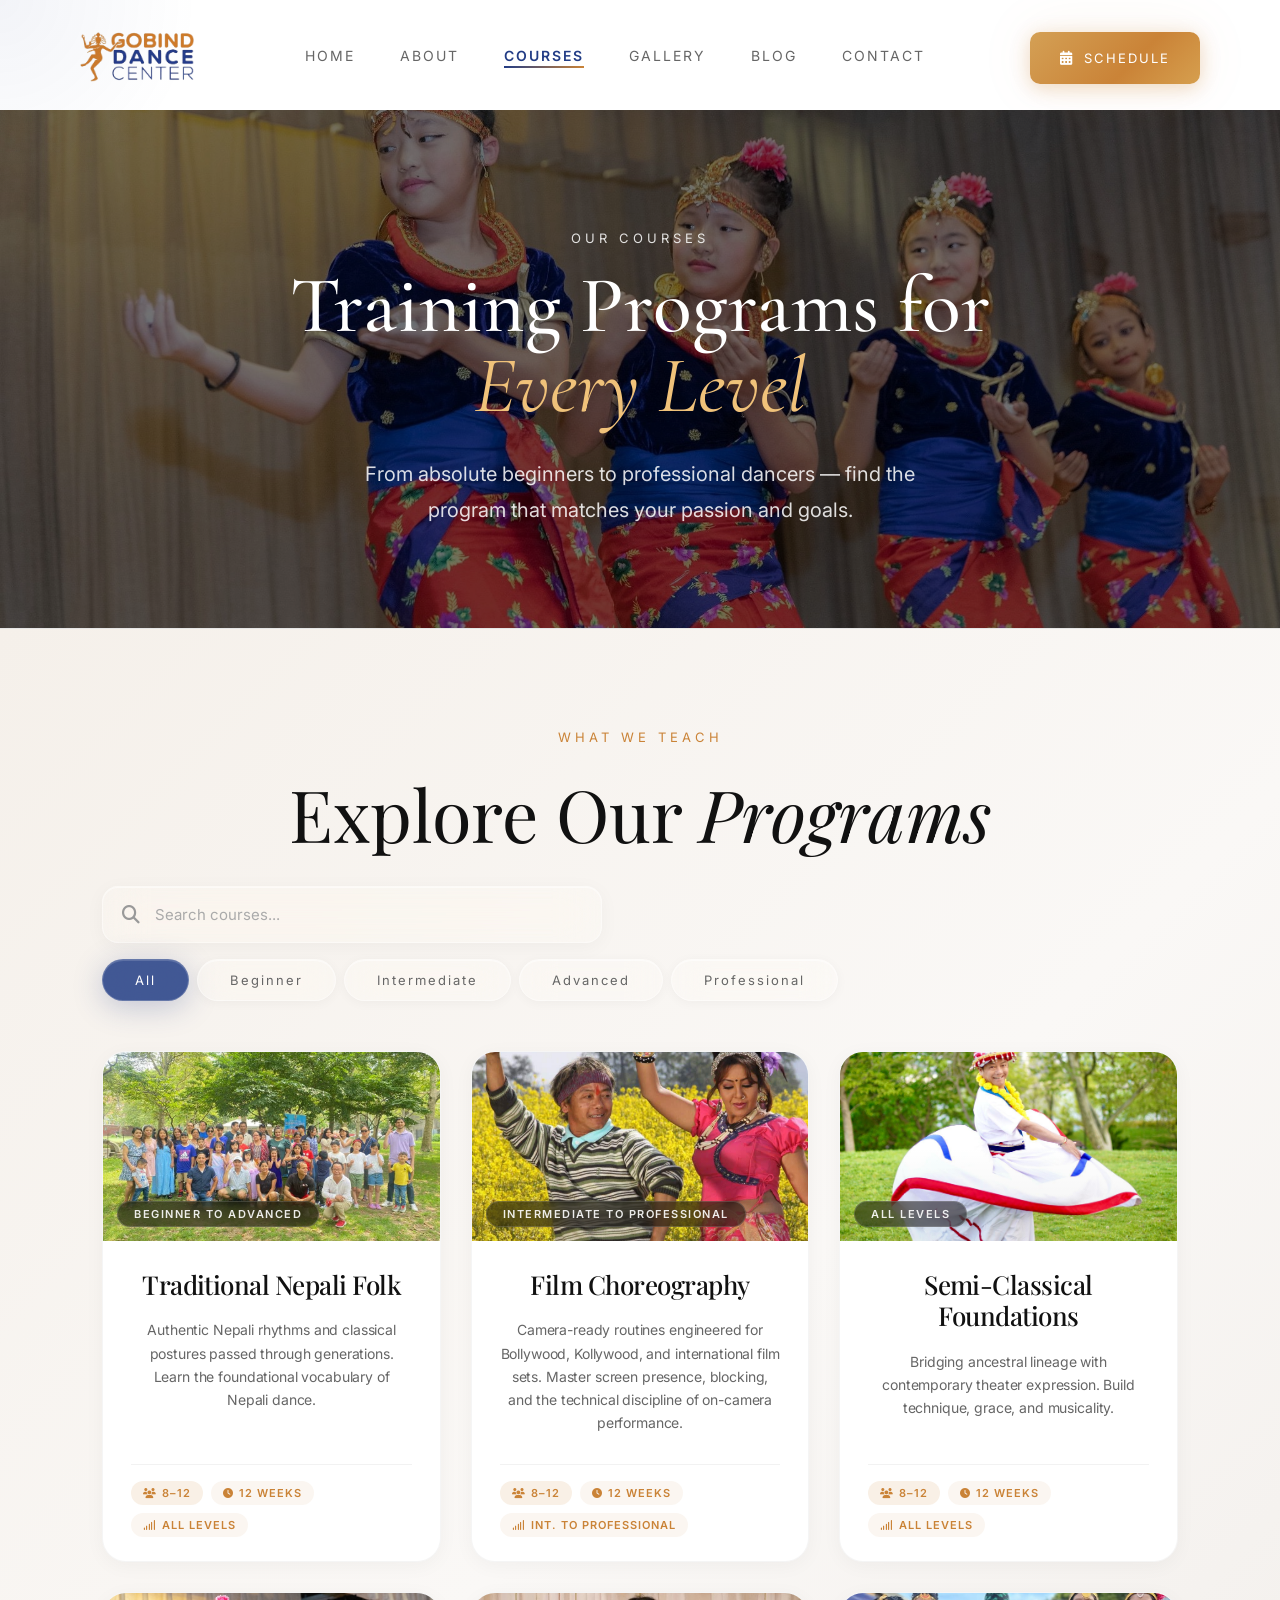
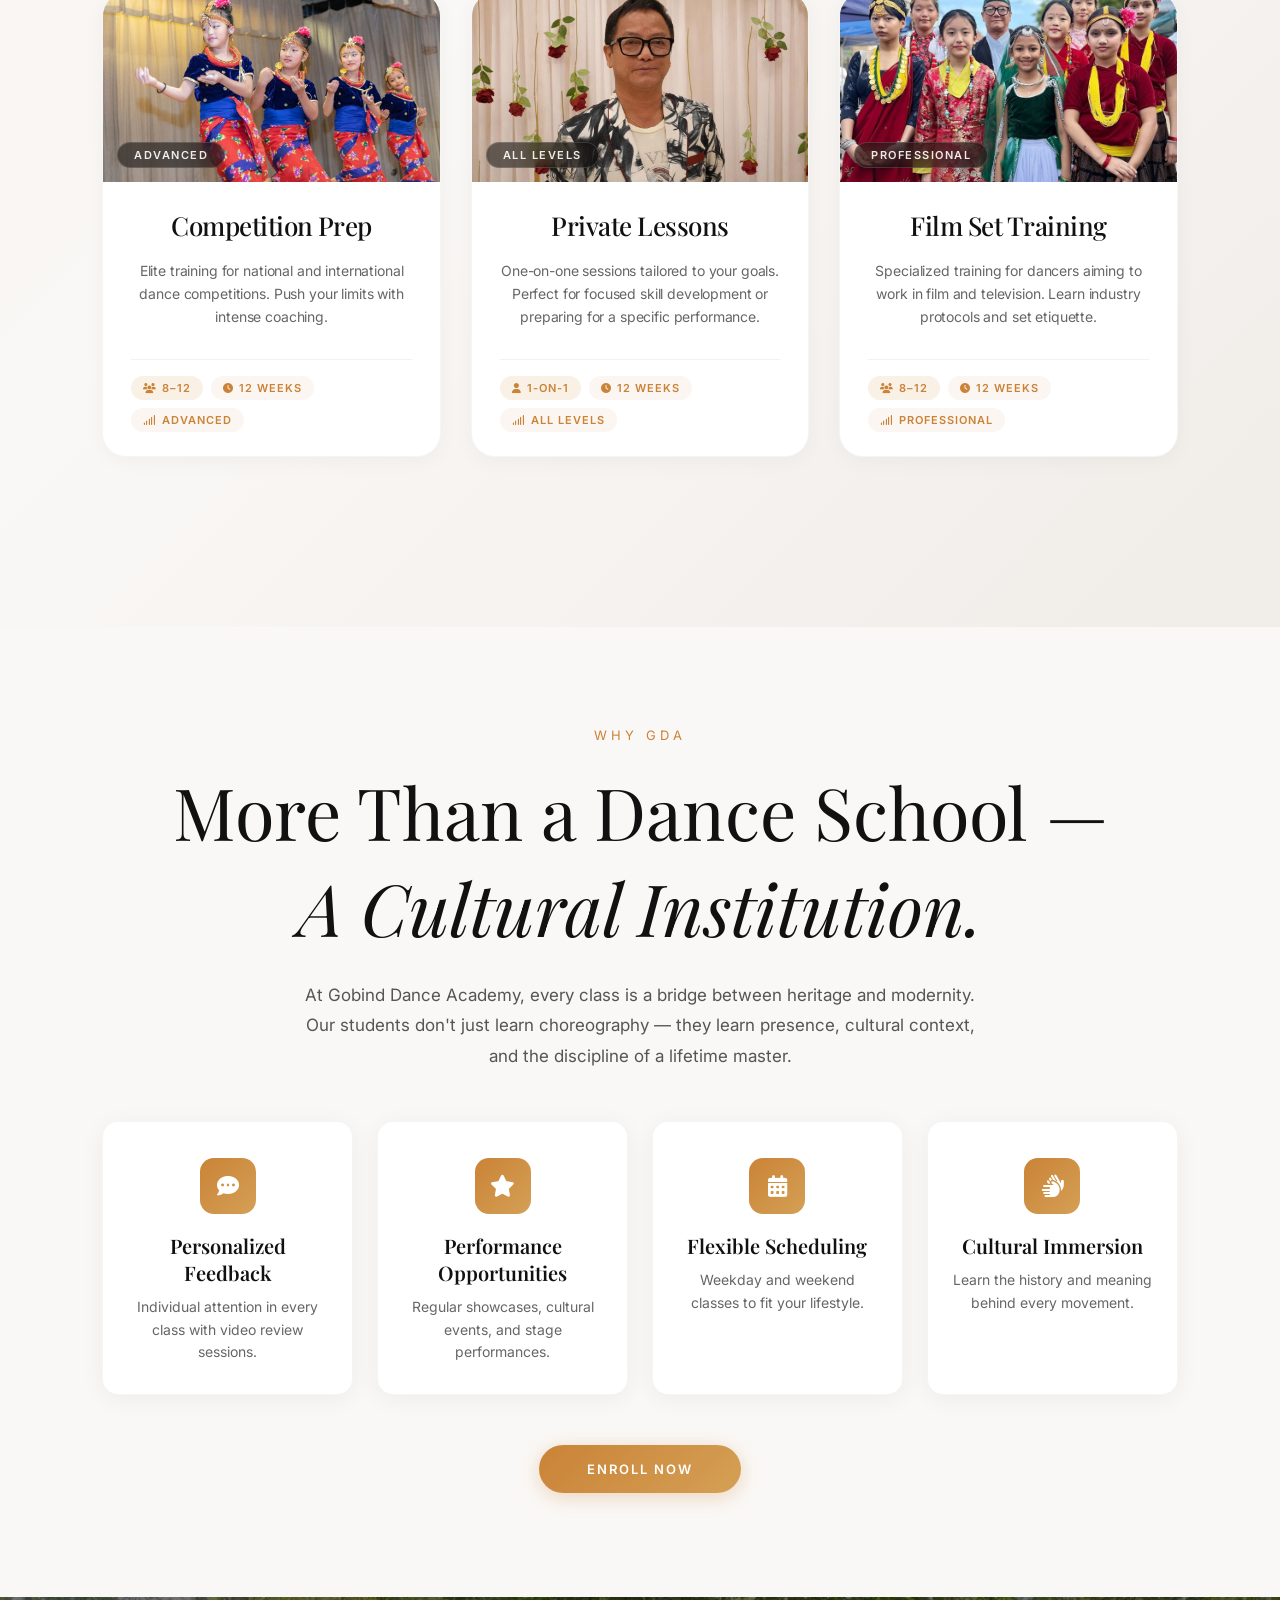
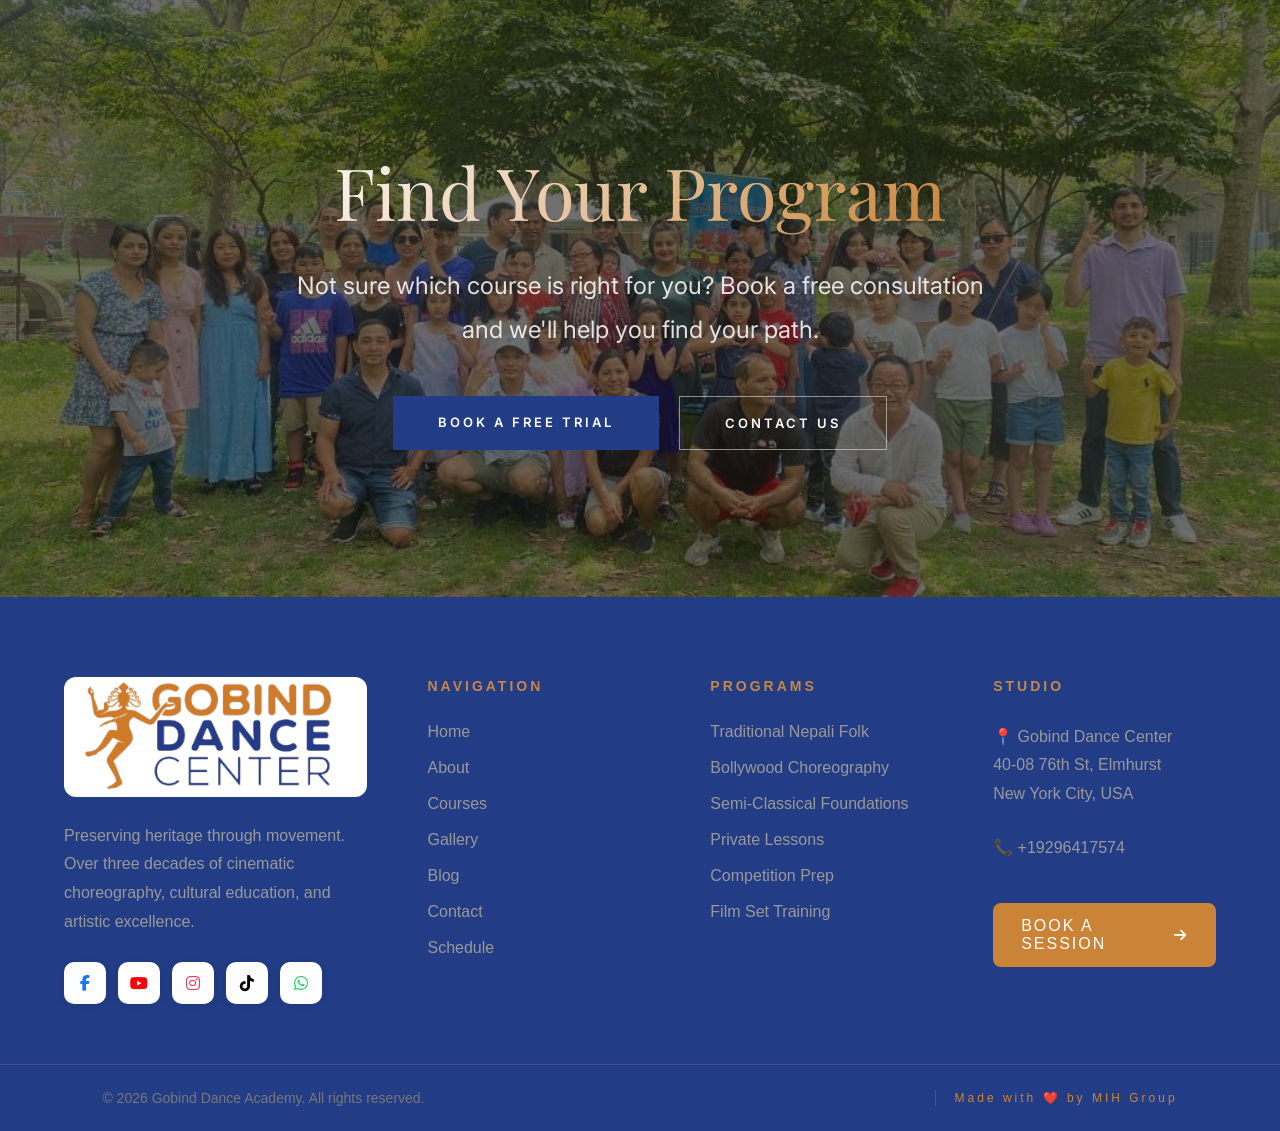
<file: courses.html>
<!DOCTYPE html>
<html lang="en">
<head>

<meta charset="utf-8"/>
<meta content="width=device-width, initial-scale=1.0" name="viewport"/>
<title>
   Courses - Gobind Dance Academy
  </title>
<link href="assets/images/fab.png" rel="icon" type="image/png"/>
<link href="https://fonts.googleapis.com/css2?family=Playfair+Display:wght@400;500;600&amp;display=swap" rel="stylesheet"/>
<link href="https://fonts.googleapis.com/css2?family=Cormorant+Garamond:wght@300;400;500;600;700&amp;family=Inter:wght@300;400;500;600&amp;display=swap" rel="stylesheet"/>
<link href="https://cdnjs.cloudflare.com/ajax/libs/font-awesome/6.5.1/css/all.min.css" rel="stylesheet"/>
<link href="./css/style.css" rel="stylesheet"/>

</head>

<body>
<div class="preloader">
    <div class="preloader-logo">
        <img src="assets/images/image-removebg-preview.png" alt="Gobind Dance Academy">
    </div>
    <div class="preloader-bar"><span></span></div>
</div>

<div class="scroll-progress"></div>

<div class="cursor-glow"></div>

<div class="nav-overlay"></div>

<button class="back-to-top" aria-label="Back to top"><i class="fas fa-chevron-up"></i></button>

<header>
    <div class="logo-section">
        <div class="logo">
        <a href="index.html"><img src="assets/images/image-removebg-preview.png"></a>
        </div>
    </div>

    <div class="hamburger" aria-label="Toggle menu">
        <span></span>
        <span></span>
        <span></span>
    </div>

    <nav>
    <div class="nav-links">
        <a href="index.html">HOME</a>
        <a href="about.html">ABOUT</a>
        <a href="courses.html" class="active">COURSES</a>
        <a href="gallery.html">GALLERY</a>
        <a href="blog.html">BLOG</a>
        <a href="contact.html">CONTACT</a>
        <a href="schedule.html" class="nav-schedule-btn">SCHEDULE</a>
    </div>
    </nav>

    <a href="schedule.html" class="schedule-btn ripple-btn">
        <i class="fas fa-calendar-alt"></i> SCHEDULE
    </a>
</header>

<section class="page-hero page-hero-courses">
     <div class="page-hero-overlay"></div>
     <div class="page-hero-content">
      <span class="section-label">
       OUR COURSES
      </span>
      <h1>
       Training Programs for
       <em>
        Every Level
       </em>
      </h1>
      <p>
       From absolute beginners to professional dancers — find the program that matches your passion and goals.
      </p>
     </div>
    </section>
    <section class="courses-overview reveal">
     <div class="section-header">
      <p>
       WHAT WE TEACH
      </p>
      <h2>
       Explore Our
       <em>
        Programs
       </em>
      </h2>
     <div class="filter-bar">
        <div class="filter-search">
         <i class="fas fa-search"></i>
         <input class="filter-input" data-target="courses-grid" placeholder="Search courses..." type="text"/>
        </div>
        <div class="filter-tags">
          <button class="filter-tag active" data-filter="all">All</button>
          <button class="filter-tag" data-filter="beginner">Beginner</button>
          <button class="filter-tag" data-filter="intermediate">Intermediate</button>
          <button class="filter-tag" data-filter="advanced">Advanced</button>
          <button class="filter-tag" data-filter="professional">Professional</button>
        </div>
        <select class="filter-select" data-target="courses-grid">
          <option value="all">All</option>
          <option value="beginner">Beginner</option>
          <option value="intermediate">Intermediate</option>
          <option value="advanced">Advanced</option>
          <option value="professional">Professional</option>
        </select>
      </div>
      <div class="courses-grid">
        <div class="course-card" data-level="beginner" onclick="location.href='schedule.html'">
          <div class="card-cover">
            <img alt="Traditional Nepali Folk" loading="lazy" src="assets/images/group.jpg"/>
            <span class="card-label">BEGINNER TO ADVANCED</span>
          </div>
          <div class="card-body">
            <h3>Traditional Nepali Folk</h3>
            <p>Authentic Nepali rhythms and classical postures passed through generations. Learn the foundational vocabulary of Nepali dance.</p>
            <div class="card-meta"><span><i class="fas fa-users"></i>8–12</span><span><i class="fas fa-clock"></i>12 weeks</span><span><i class="fas fa-signal"></i>All Levels</span></div>
          </div>
        </div>
        <div class="course-card" data-level="intermediate" onclick="location.href='schedule.html'">
          <div class="card-cover">
            <img alt="Film Choreography" loading="lazy" src="assets/images/film.jpeg"/>
            <span class="card-label">INTERMEDIATE TO PROFESSIONAL</span>
          </div>
          <div class="card-body">
            <h3>Film Choreography</h3>
            <p>Camera-ready routines engineered for Bollywood, Kollywood, and international film sets. Master screen presence, blocking, and the technical discipline of on-camera performance.</p>
            <div class="card-meta"><span><i class="fas fa-users"></i>8–12</span><span><i class="fas fa-clock"></i>12 weeks</span><span><i class="fas fa-signal"></i>Int. to Professional</span></div>
          </div>
        </div>
        <div class="course-card" data-level="beginner" onclick="location.href='schedule.html'">
          <div class="card-cover">
            <img alt="Semi-Classical Foundations" loading="lazy" src="assets/images/gobind5.jpeg"/>
            <span class="card-label">ALL LEVELS</span>
          </div>
          <div class="card-body">
            <h3>Semi-Classical Foundations</h3>
            <p>Bridging ancestral lineage with contemporary theater expression. Build technique, grace, and musicality.</p>
            <div class="card-meta"><span><i class="fas fa-users"></i>8–12</span><span><i class="fas fa-clock"></i>12 weeks</span><span><i class="fas fa-signal"></i>All Levels</span></div>
          </div>
        </div>
        <div class="course-card" data-level="advanced" onclick="location.href='schedule.html'">
          <div class="card-cover">
            <img alt="Competition Prep" loading="lazy" src="assets/images/Dance.jpg"/>
            <span class="card-label">ADVANCED</span>
          </div>
          <div class="card-body">
            <h3>Competition Prep</h3>
            <p>Elite training for national and international dance competitions. Push your limits with intense coaching.</p>
            <div class="card-meta"><span><i class="fas fa-users"></i>8–12</span><span><i class="fas fa-clock"></i>12 weeks</span><span><i class="fas fa-signal"></i>Advanced</span></div>
          </div>
        </div>
        <div class="course-card" data-level="beginner" onclick="location.href='schedule.html'">
          <div class="card-cover">
            <img alt="Private Lessons" loading="lazy" src="assets/images/gobind1.jpg"/>
            <span class="card-label">ALL LEVELS</span>
          </div>
          <div class="card-body">
            <h3>Private Lessons</h3>
            <p>One-on-one sessions tailored to your goals. Perfect for focused skill development or preparing for a specific performance.</p>
            <div class="card-meta"><span><i class="fas fa-user"></i>1-on-1</span><span><i class="fas fa-clock"></i>12 weeks</span><span><i class="fas fa-signal"></i>All Levels</span></div>
          </div>
        </div>
        <div class="course-card" data-level="professional" onclick="location.href='schedule.html'">
          <div class="card-cover">
            <img alt="Film Set Training" loading="lazy" src="assets/images/group6.jpeg"/>
            <span class="card-label">PROFESSIONAL</span>
          </div>
          <div class="card-body">
            <h3>Film Set Training</h3>
            <p>Specialized training for dancers aiming to work in film and television. Learn industry protocols and set etiquette.</p>
            <div class="card-meta"><span><i class="fas fa-users"></i>8–12</span><span><i class="fas fa-clock"></i>12 weeks</span><span><i class="fas fa-signal"></i>Professional</span></div>
          </div>
        </div>
      </div>
     </div>
    </section>
    <section class="why-section reveal">
     <div class="section-header">
      <p>WHY GDA</p>
      <h2>More Than a Dance School —<br><em>A Cultural Institution.</em></h2>
     </div>
     <p class="why-intro">At Gobind Dance Academy, every class is a bridge between heritage and modernity. Our students don't just learn choreography — they learn presence, cultural context, and the discipline of a lifetime master.</p>
     <div class="why-grid">
      <div class="why-card">
       <div class="why-icon"><i class="fas fa-comment-dots"></i></div>
       <h3>Personalized Feedback</h3>
       <p>Individual attention in every class with video review sessions.</p>
      </div>
      <div class="why-card">
       <div class="why-icon"><i class="fas fa-star"></i></div>
       <h3>Performance Opportunities</h3>
       <p>Regular showcases, cultural events, and stage performances.</p>
      </div>
      <div class="why-card">
       <div class="why-icon"><i class="fas fa-calendar-alt"></i></div>
       <h3>Flexible Scheduling</h3>
       <p>Weekday and weekend classes to fit your lifestyle.</p>
      </div>
      <div class="why-card">
       <div class="why-icon"><i class="fas fa-hands"></i></div>
       <h3>Cultural Immersion</h3>
       <p>Learn the history and meaning behind every movement.</p>
      </div>
     </div>
     <div class="why-btn-wrap">
      <a href="schedule.html" class="why-btn ripple-btn">ENROLL NOW</a>
     </div>
    </section>
    <section class="cta-section reveal">
     <div class="cta-inner">
      <div class="cta-content">
       <h2>
        Find Your Program
       </h2>
       <p>
        Not sure which course is right for you? Book a free consultation and we'll help you find your path.
       </p>
       <div class="cta-buttons">
        <a class="btn-primary ripple-btn" href="contact.html">
         BOOK A FREE TRIAL
        </a>
        <a class="btn-secondary ripple-btn" href="contact.html">
         CONTACT US
        </a>
       </div>
      </div>
     </div>
    </section>

<footer class="footer">
    <div class="footer-container">

        <!-- Company Info -->
        <div class="footer-col"> 
            <div class="footer-logo">
                <a href="index.html">
                <div class="logo-box">
                    <img src="assets/images/image-removebg-preview.png" alt="Gobind Dance Academy">
                </div>
                </a>
            </div>

            <p>
                Preserving heritage through movement. Over three decades of
                cinematic choreography, cultural education, and artistic excellence.
            </p>

            <div class="social-icons">
                <a href="https://www.facebook.com/gobind.rai.5"><i class="fab fa-facebook-f"></i><span class="si-label">Facebook</span></a>
                <a href="https://www.youtube.com/@GobindRaiEntertainment"><i class="fab fa-youtube"></i><span class="si-label">YouTube</span></a>
                <a href="https://www.instagram.com/gobind.rai.entertainment/"><i class="fab fa-instagram"></i><span class="si-label">Instagram</span></a>
                <a href="https://www.tiktok.com/@gobindrai11"><i class="fab fa-tiktok"></i><span class="si-label">TikTok</span></a>
                <a href="https://api.whatsapp.com/send/?phone=19296417574&text&type=phone_number&app_absent=0"><i class="fab fa-whatsapp"></i><span class="si-label">WhatsApp</span></a>
            </div>

        </div>

        <!-- Navigation -->
        <div class="footer-col">
            <h4>NAVIGATION</h4>
            <ul>
                <li><a href="index.html">Home</a></li>
                <li><a href="about.html">About</a></li>
                <li><a href="courses.html">Courses</a></li>
                <li><a href="gallery.html">Gallery</a></li>
                <li><a href="blog.html">Blog</a></li>
                <li><a href="contact.html">Contact</a></li>
                <li><a href="schedule.html">Schedule</a></li>
            </ul>
        </div>

        <!-- Programs -->
        <div class="footer-col">
            <h4>PROGRAMS</h4>
            <ul>
                <li><a href="courses.html">Traditional Nepali Folk</a></li>
                <li><a href="courses.html">Bollywood Choreography</a></li>
                <li><a href="courses.html">Semi-Classical Foundations</a></li>
                <li><a href="courses.html">Private Lessons</a></li>
                <li><a href="courses.html">Competition Prep</a></li>
                <li><a href="courses.html">Film Set Training</a></li>
            </ul>
        </div>

        <!-- Contact -->
        <div class="footer-col">
            <h4>STUDIO</h4>

            <p><a href="https://maps.google.com/?q=40-08+76th+St+Elmhurst+NY+11373" target="_blank" rel="noopener">📍 Gobind Dance Center<br>
                  40-08 76th St, Elmhurst<br>
                  New York City, USA</a></p>

            <p><a href="tel:+19296417574">📞 +19296417574</a></p>

            <a href="contact.html" class="footer-btn ripple-btn">
                BOOK A SESSION <i class="fas fa-arrow-right"></i>
            </a>

        </div>

    </div>

    <div class="footer-bottom">
        <p>© 2026 Gobind Dance Academy. All rights reserved.</p>
        <p class="footer-tm"><a href="https://mihgroup.com.np/" target="_blank" rel="noopener">Made with ❤️ by MIH Group</a></p>
    </div>
</footer>
<script src="js/main.js"></script>
</body>
</html>
</file>
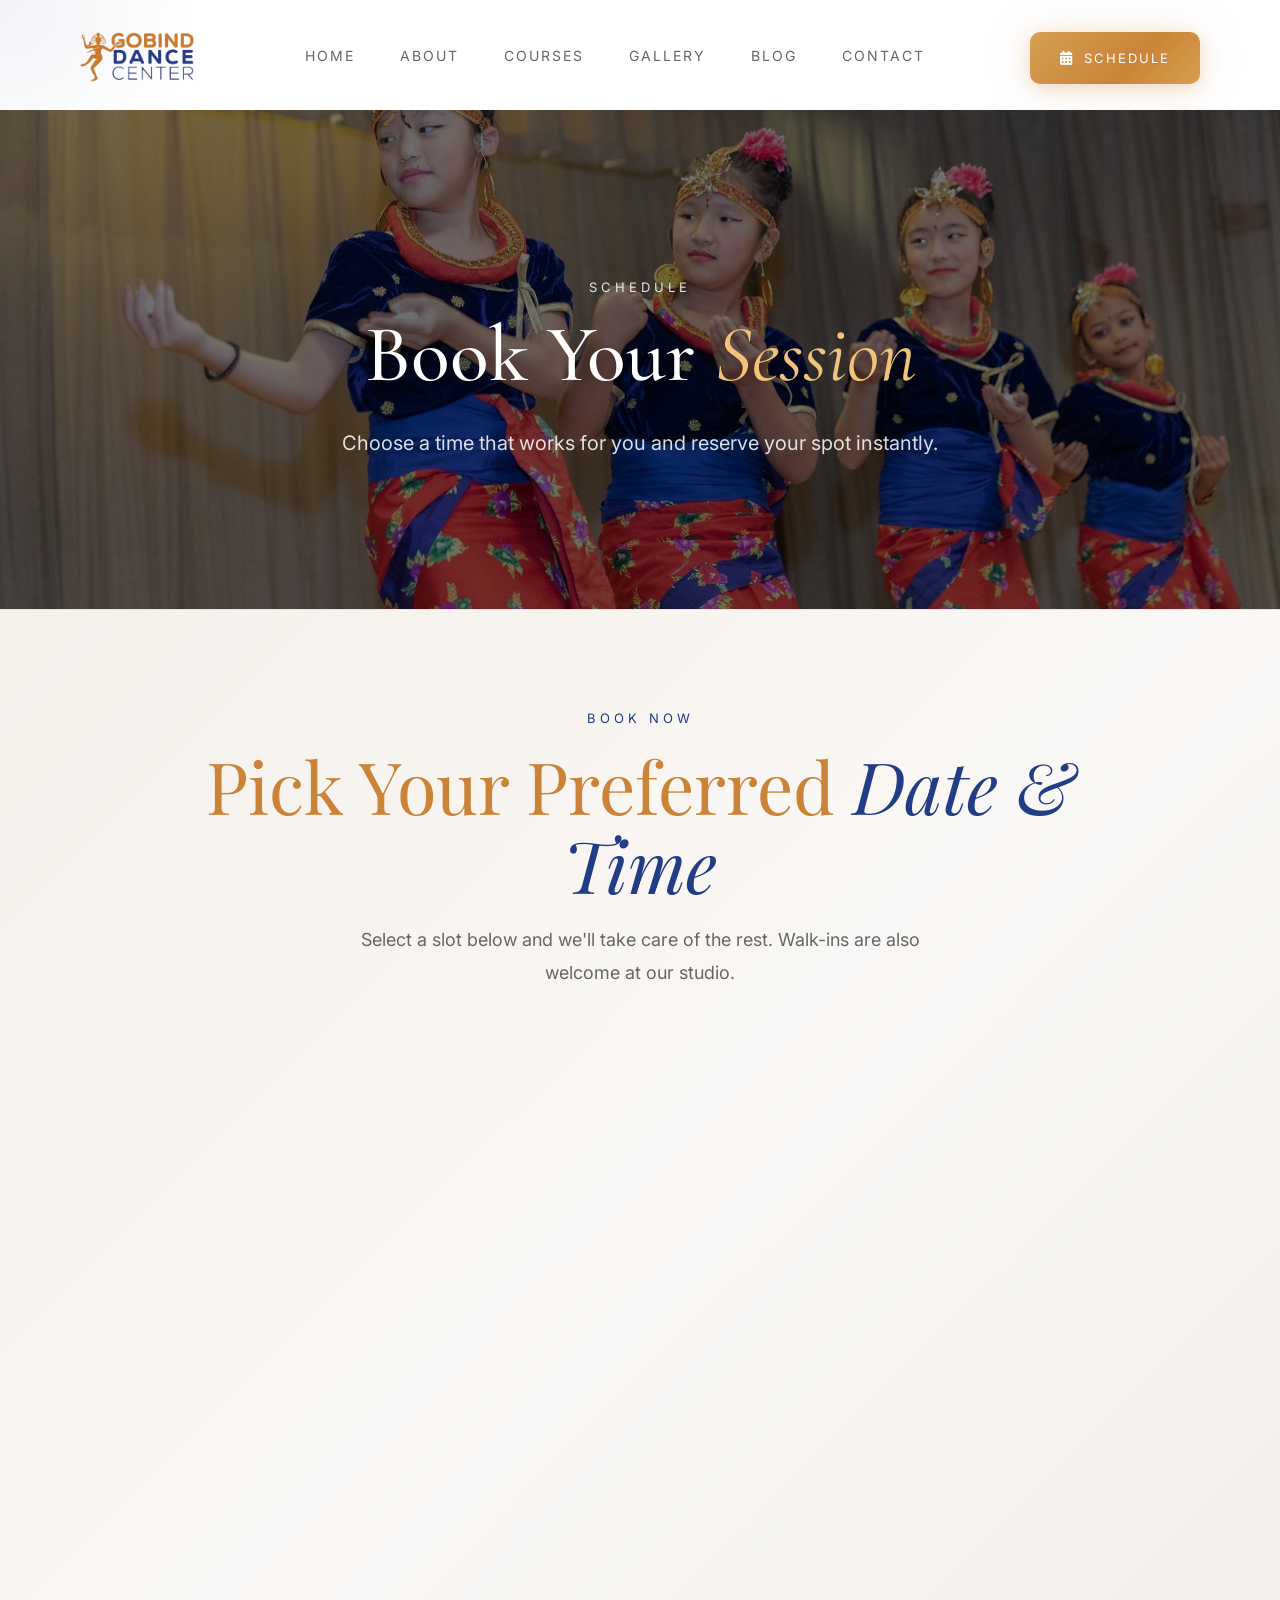
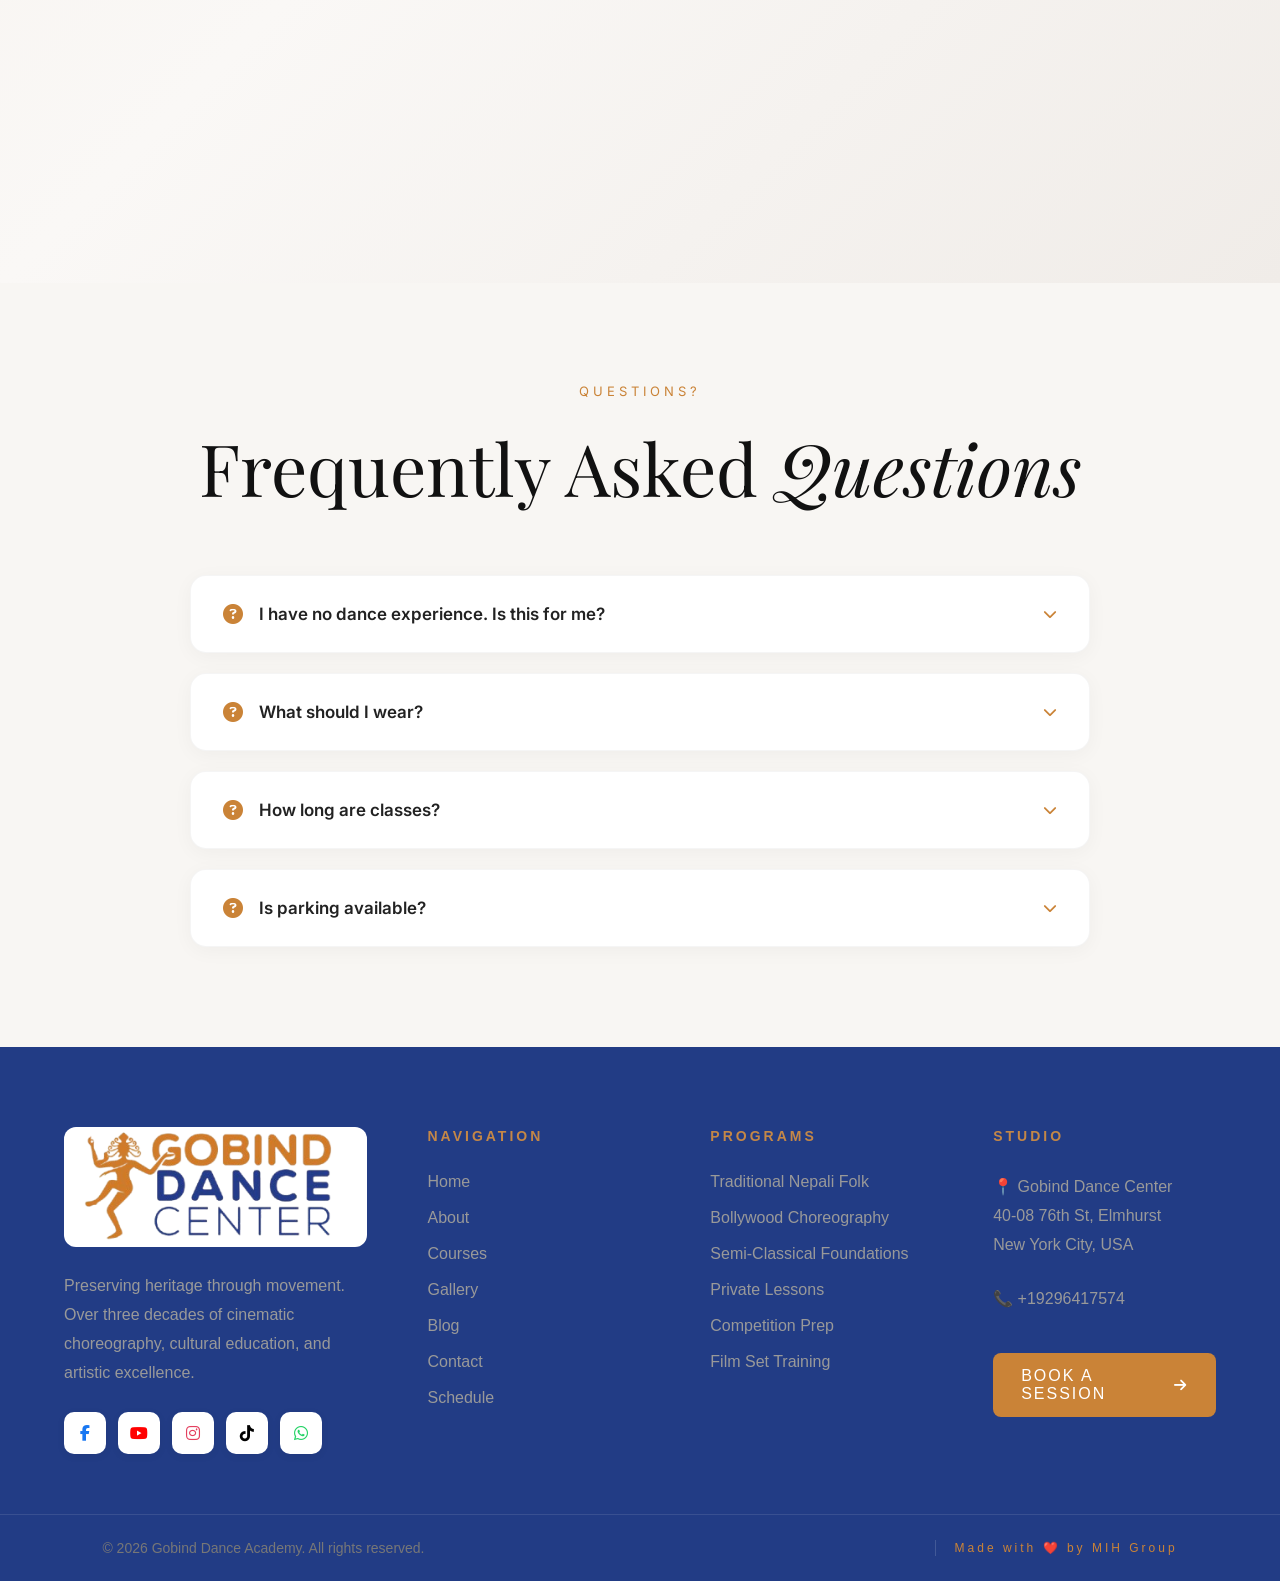
<file: schedule.html>
<!DOCTYPE html>
<html lang="en">
<head>

<meta charset="utf-8"/>
<meta content="width=device-width, initial-scale=1.0" name="viewport"/>
<title>
   Schedule - Gobind Dance Academy
  </title>
<link href="assets/images/fab.png" rel="icon" type="image/png"/>
<link href="https://fonts.googleapis.com/css2?family=Playfair+Display:wght@400;500;600&amp;display=swap" rel="stylesheet"/>
<link href="https://fonts.googleapis.com/css2?family=Cormorant+Garamond:wght@300;400;500;600;700&amp;family=Inter:wght@300;400;500;600&amp;display=swap" rel="stylesheet"/>
<link href="https://cdnjs.cloudflare.com/ajax/libs/font-awesome/6.5.1/css/all.min.css" rel="stylesheet"/>
<link href="./css/style.css" rel="stylesheet"/>
<link href="./css/schedule.css" rel="stylesheet"/>

</head>

<body>
<div class="preloader">
    <div class="preloader-logo">
        <img src="assets/images/image-removebg-preview.png" alt="Gobind Dance Academy">
    </div>
    <div class="preloader-bar"><span></span></div>
</div>

<div class="scroll-progress"></div>

<div class="cursor-glow"></div>

<div class="nav-overlay"></div>

<button class="back-to-top" aria-label="Back to top"><i class="fas fa-chevron-up"></i></button>

<header>
    <div class="logo-section">
        <div class="logo">
        <a href="index.html"><img src="assets/images/image-removebg-preview.png"></a>
        </div>
    </div>

    <div class="hamburger" aria-label="Toggle menu">
        <span></span>
        <span></span>
        <span></span>
    </div>

    <nav>
    <div class="nav-links">
        <a href="index.html">HOME</a>
        <a href="about.html">ABOUT</a>
        <a href="courses.html">COURSES</a>
        <a href="gallery.html">GALLERY</a>
        <a href="blog.html">BLOG</a>
        <a href="contact.html">CONTACT</a>

    </div>
    </nav>

    <a href="schedule.html" class="schedule-btn ripple-btn">
        <i class="fas fa-calendar-alt"></i> SCHEDULE
    </a>
</header>

<section class="page-hero page-hero-schedule">
   <div class="page-hero-overlay"></div>
   <div class="page-hero-content">
    <span class="section-label">
     SCHEDULE
    </span>
    <h1>
     Book Your
     <em>
      Session
     </em>
    </h1>
    <p>
     Choose a time that works for you and reserve your spot instantly.
    </p>
   </div>
  </section>
  <section class="schedule-section reveal">
   <div class="schedule-page-loader">
    <div class="loader-spinner"></div>
    <p>Loading schedule...</p>
   </div>
   <div class="schedule-container">
    <div class="schedule-header">
     <span class="section-label">
      BOOK NOW
     </span>
     <h2>
      Pick Your Preferred
      <em>
       Date &amp; Time
      </em>
     </h2>
     <p>
      Select a slot below and we'll take care of the rest. Walk-ins are also welcome at our studio.
     </p>
      <div class="calendly-loader-wrap">
        <iframe allow="clipboard-read; clipboard-write" frameborder="0" height="700" loading="lazy" src="https://calendly.com/magar-prajwal-mp/30min?embed_domain=www.gobinddanceacademy.com" style="border-radius:16px;min-width:320px;" width="100%">
        </iframe>
      </div>
    </div>
   </div>
  </section>
  <section class="faq-section reveal">
   <div class="faq-container">
    <div class="section-header">
     <p>QUESTIONS?</p>
     <h2>Frequently Asked <em>Questions</em></h2>
    </div>
     <div class="faq-grid">
      <div class="faq-item">
       <div class="faq-q">
        <i class="fas fa-question-circle"></i>
        <span>I have no dance experience. Is this for me?</span>
        <i class="fas fa-chevron-down faq-toggle"></i>
       </div>
       <div class="faq-a">
        <p>Not at all. We welcome absolute beginners as well as professional dancers. Guru Gobind tailors his instruction to every skill level.</p>
       </div>
      </div>
      <div class="faq-item">
       <div class="faq-q">
        <i class="fas fa-question-circle"></i>
        <span>What should I wear?</span>
        <i class="fas fa-chevron-down faq-toggle"></i>
       </div>
       <div class="faq-a">
        <p>Comfortable, flexible clothing. For traditional classes, you may be asked to wear ethnic attire. Bare feet or soft dance shoes are recommended.</p>
       </div>
      </div>
      <div class="faq-item">
       <div class="faq-q">
        <i class="fas fa-question-circle"></i>
        <span>How long are classes?</span>
        <i class="fas fa-chevron-down faq-toggle"></i>
       </div>
       <div class="faq-a">
        <p>Group sessions typically run 60–90 minutes. Private lessons are 60 minutes. Assessment consultations are approximately 30 minutes.</p>
       </div>
      </div>
      <div class="faq-item">
       <div class="faq-q">
        <i class="fas fa-question-circle"></i>
        <span>Is parking available?</span>
        <i class="fas fa-chevron-down faq-toggle"></i>
       </div>
       <div class="faq-a">
        <p>Street parking is available around 76th St. The studio is also easily accessible via the 7 train (Jackson Heights–Roosevelt Ave station).</p>
       </div>
      </div>
     </div>
   </div>
  </section>

<footer class="footer">
    <div class="footer-container">

        <!-- Company Info -->
        <div class="footer-col"> 
            <div class="footer-logo">
                <a href="index.html">
                <div class="logo-box">
                    <img src="assets/images/image-removebg-preview.png" alt="Gobind Dance Academy">
                </div>
                </a>
            </div>

            <p>
                Preserving heritage through movement. Over three decades of
                cinematic choreography, cultural education, and artistic excellence.
            </p>

            <div class="social-icons">
                <a href="https://www.facebook.com/gobind.rai.5"><i class="fab fa-facebook-f"></i><span class="si-label">Facebook</span></a>
                <a href="https://www.youtube.com/@GobindRaiEntertainment"><i class="fab fa-youtube"></i><span class="si-label">YouTube</span></a>
                <a href="https://www.instagram.com/gobind.rai.entertainment/"><i class="fab fa-instagram"></i><span class="si-label">Instagram</span></a>
                <a href="https://www.tiktok.com/@gobindrai11"><i class="fab fa-tiktok"></i><span class="si-label">TikTok</span></a>
                <a href="https://api.whatsapp.com/send/?phone=19296417574&text&type=phone_number&app_absent=0"><i class="fab fa-whatsapp"></i><span class="si-label">WhatsApp</span></a>
            </div>

        </div>

        <!-- Navigation -->
        <div class="footer-col">
            <h4>NAVIGATION</h4>
            <ul>
                <li><a href="index.html">Home</a></li>
                <li><a href="about.html">About</a></li>
                <li><a href="courses.html">Courses</a></li>
                <li><a href="gallery.html">Gallery</a></li>
                <li><a href="blog.html">Blog</a></li>
                <li><a href="contact.html">Contact</a></li>
                <li><a href="schedule.html">Schedule</a></li>
            </ul>
        </div>

        <!-- Programs -->
        <div class="footer-col">
            <h4>PROGRAMS</h4>
            <ul>
                <li><a href="courses.html">Traditional Nepali Folk</a></li>
                <li><a href="courses.html">Bollywood Choreography</a></li>
                <li><a href="courses.html">Semi-Classical Foundations</a></li>
                <li><a href="courses.html">Private Lessons</a></li>
                <li><a href="courses.html">Competition Prep</a></li>
                <li><a href="courses.html">Film Set Training</a></li>
            </ul>
        </div>

        <!-- Contact -->
        <div class="footer-col">
            <h4>STUDIO</h4>

            <p><a href="https://maps.google.com/?q=40-08+76th+St+Elmhurst+NY+11373" target="_blank" rel="noopener">📍 Gobind Dance Center<br>
                  40-08 76th St, Elmhurst<br>
                  New York City, USA</a></p>

            <p><a href="tel:+19296417574">📞 +19296417574</a></p>

            <a href="contact.html" class="footer-btn ripple-btn">
                BOOK A SESSION <i class="fas fa-arrow-right"></i>
            </a>

        </div>

    </div>

    <div class="footer-bottom">
        <p>© 2026 Gobind Dance Academy. All rights reserved.</p>
        <p class="footer-tm"><a href="https://mihgroup.com.np/" target="_blank" rel="noopener">Made with ❤️ by MIH Group</a></p>
    </div>
</footer>
<script src="js/main.js"></script>
<script>
    const calIframe = document.querySelector('.calendly-loader-wrap iframe');
    const pageLoader = document.querySelector('.schedule-page-loader');
    const scheduleContainer = document.querySelector('.schedule-container');
    if (calIframe && pageLoader && scheduleContainer) {
        calIframe.addEventListener('load', () => {
            pageLoader.classList.add('hidden');
            scheduleContainer.classList.add('loaded');
        });
        setTimeout(() => {
            pageLoader.classList.add('hidden');
            scheduleContainer.classList.add('loaded');
        }, 8000);
    }

    document.querySelectorAll('.faq-item').forEach(item => {
        item.addEventListener('click', () => {
            item.classList.toggle('open');
        });
    });
</script>
</body>
</html>
</file>
<file: css/style.css>
:root
{
    --primary-color: #ca8337;
    --secondary-color: #223c85;
    --white: #fff;
    --transition: 0.4s cubic-bezier(0.25, 0.46, 0.45, 0.94);
    --shadow-sm: 0 2px 8px rgba(0,0,0,0.06);
    --shadow-md: 0 8px 30px rgba(0,0,0,0.08);
    --shadow-lg: 0 20px 60px rgba(0,0,0,0.1);
    --radius: 12px;
}




*{
    margin:0;
    padding:0;
    box-sizing:border-box;
}

body{
    background:#ffffff;
    font-family:'Inter',sans-serif;
    padding-top: 110px;
}

/* HEADER */

header{
    position: fixed;
    top: 0;
    left: 0;
    width: 100%;
    display:flex;
    justify-content:space-between;
    align-items:center;
    padding:30px 80px;
    transition: background 0.3s ease, padding 0.3s ease, box-shadow 0.3s ease;
    z-index:10;
    background: transparent;
    backdrop-filter: blur(0);
}

header.scrolled{
    background: rgba(255,255,255,0.72);
    backdrop-filter: blur(16px);
    box-shadow: 0 24px 40px rgba(0,0,0,0.08);
    padding:22px 80px;
}

.logo-section{
    display:flex;
    align-items:center;
    gap:16px;
}

.logo-section a {
    display: flex;
    align-items: center;
    transition: opacity 0.3s ease;
}

.logo-section a:hover {
    opacity: 0.8;
}

.logo-section img{
    width:auto;
    height:55px;
    max-width:100%;
    display:block;
    object-fit:contain;
    transition: transform 0.3s ease;
}

.logo-section a:hover img {
    transform: scale(1.03);
}

nav{
    display:flex;
    align-items:center;
}

nav .nav-links{
    display:flex;
    gap:45px;
}

nav .nav-links a{
    text-decoration:none;
    color:#666;
    font-size:14px;
    letter-spacing:2px;
    transition: color 0.3s ease;
    position:relative;
    padding-bottom:4px;
}

nav .nav-links a::after{
    content:'';
    position:absolute;
    left:0;
    bottom:0;
    width:0;
    height:2px;
    background:var(--secondary-color);
    transition: width 0.3s ease;
}

nav .nav-links a:hover::after,
nav .nav-links a:focus::after{
    width:100%;
}

nav .nav-links a:hover,
nav .nav-links a:focus{
    color:#223c85;
}

nav .nav-links a.active{
    color:#223c85;
}

nav .nav-links a.active::after{
    width:100%;
}

.schedule-btn{
    text-decoration:none;
    background:linear-gradient(
        135deg,
        #d4a055 0%,
        #ca8337 15%,
        #dcad5a 30%,
        #e8c076 45%,
        #f0d090 55%,
        #e8c076 65%,
        #dcad5a 80%,
        #ca8337 92%,
        #d4a055 100%
    );
    background-size:400% 400%;
    color:#fff;
    padding:18px 30px;
    letter-spacing:2px;
    font-size:13px;
    cursor:pointer;
    border-radius:10px;
    transition:all 0.5s cubic-bezier(0.175, 0.885, 0.32, 1.275);
    box-shadow:0 4px 20px rgba(202,131,55,0.3), 0 0 60px rgba(202,131,55,0.08);
    display:inline-flex;
    align-items:center;
    gap:10px;
}

.schedule-btn i {
    font-size:14px;
    transition:transform 0.5s cubic-bezier(0.175, 0.885, 0.32, 1.275);
}

.schedule-btn:hover,
.schedule-btn:focus{
    color:#fff;
    transform:translateY(-4px) scale(1.05);
    border-radius:10px;
    box-shadow:0 18px 50px rgba(202,131,55,0.45), 0 0 100px rgba(202,131,55,0.18);
    transition:all 1s cubic-bezier(0.175, 0.885, 0.32, 1.275);
    animation:gradientFlow 2s ease infinite;
}

.schedule-btn:hover i {
    animation:iconInteractive 3s ease-in-out forwards;
    transition:transform 1s cubic-bezier(0.175, 0.885, 0.32, 1.275);
}

/* HERO */

.hero{
    display:grid;
    grid-template-columns:1fr 1fr;
    align-items:start;
    gap:60px;
    padding:0 80px 60px;
}

.hero-left {
    padding-top: 70px;
    height: 700px;
    display: flex;
    flex-direction: column;
}

.hero-left h1{
    font-family:'Cormorant Garamond',serif;
    font-size:90px;
    line-height:0.95;
    font-weight:500;
    color:var(--primary-color);
}

.hero-left h1 span{
    display:block;
    color: var(--secondary-color);
    font-style:italic;
    font-weight:400;
}

.description{
    max-width:600px;
    margin-top:35px;
    color:#666;
    font-size:22px;
    line-height:1.8;
}

.buttons{
    display:flex;
    gap:25px;
    margin-top:50px;
}

.primary-btn{
    text-decoration:none;
    background:
        linear-gradient(135deg, rgba(255,255,255,0.1) 0%, transparent 50%),
        linear-gradient(135deg, #ca8337 0%, #b87028 30%, #d4a055 60%, #b87028 85%, #ca8337 100%);
    background-size: 300% 300%, 200% 200%;
    color: #fff;
    padding:22px 44px;
    letter-spacing:2.5px;
    font-size:14px;
    font-weight:600;
    display: inline-flex;
    align-items: center;
    gap: 12px;
    transition: all 0.5s cubic-bezier(0.34,1.56,0.64,1);
    cursor:pointer;
    border-radius:14px;
    box-shadow: 0 4px 15px rgba(202,131,55,0.3),
                0 2px 4px rgba(0,0,0,0.1),
                inset 0 1px 0 rgba(255,255,255,0.35),
                inset 0 -2px 0 rgba(0,0,0,0.2);
    position: relative;
    overflow: hidden;
}
.primary-btn::before {
    content: '';
    position: absolute;
    inset: 0;
    background: linear-gradient(135deg, rgba(255,255,255,0.18) 0%, rgba(255,255,255,0.05) 40%, transparent 60%);
    border-radius: inherit;
    pointer-events: none;
}
.primary-btn::after {
    content: '';
    position: absolute;
    inset: 2px;
    border-radius: 12px;
    background: linear-gradient(180deg, rgba(255,255,255,0.08) 0%, transparent 40%, rgba(0,0,0,0.06) 100%);
    pointer-events: none;
}
.primary-btn i {
    font-size: 18px;
    transition: transform 0.4s cubic-bezier(0.34,1.56,0.64,1);
}
.primary-btn:hover,
.primary-btn:focus{
    background:
        linear-gradient(135deg, rgba(255,255,255,0.12) 0%, transparent 50%),
        linear-gradient(135deg, #d4954a 0%, #ca8337 30%, #e0b06a 60%, #ca8337 85%, #d4954a 100%);
    background-size: 300% 300%, 200% 200%;
    color: #fff;
    transform: translateY(-4px) scale(1.04);
    box-shadow: 0 16px 40px rgba(202,131,55,0.45),
                0 4px 8px rgba(0,0,0,0.1),
                inset 0 1px 0 rgba(255,255,255,0.4),
                inset 0 -2px 0 rgba(0,0,0,0.2);
    animation: btnGradientShift 2.5s ease infinite;
}
.primary-btn:hover i {
    animation: capToss 0.9s cubic-bezier(0.4, 0, 0.2, 1) forwards;
}

@keyframes capToss {
    0%   { transform: translateY(0) rotate(0deg) scale(1); }
    35%  { transform: translateY(-12px) rotate(-20deg) scale(1.25); }
    60%  { transform: translateY(-4px) rotate(10deg) scale(1.1); }
    80%  { transform: translateY(-1px) rotate(-3deg) scale(1.02); }
    100% { transform: translateY(0) rotate(0deg) scale(1); }
}
.primary-btn:active {
    transform: translateY(-1px) scale(0.98);
    box-shadow: 0 4px 12px rgba(202,131,55,0.3),
                inset 0 1px 0 rgba(255,255,255,0.2),
                inset 0 -1px 0 rgba(0,0,0,0.15);
}

@keyframes btnGradientShift {
    0%   { background-position: 0% 50%, 0% 50%; }
    50%  { background-position: 100% 50%, 100% 50%; }
    100% { background-position: 0% 50%, 0% 50%; }
}

@keyframes iconBob {
    0%   { transform: translateX(6px) scale(1.2) rotate(-10deg); }
    100% { transform: translateX(10px) scale(1.25) rotate(-5deg); }
}

.secondary-btn{
    text-decoration:none;
    color:#333;
    border:1px solid #ddd;
    padding:24px 36px;
    background:white;
}

.hero-right {
    position:relative;
    border-radius: 24px;
    transition: filter 0.6s ease,
                transform 0.8s cubic-bezier(0.34, 1.56, 0.64, 1);
    filter: brightness(1) contrast(1);
}

.hero-right::before {
    content:'';
    position:absolute;
    inset:0;
    background:rgba(0,0,0,0.2);
    z-index:1;
    border-radius: 24px;
    pointer-events:none;
}

.hero-right:hover {
    filter: brightness(1.04) contrast(1.02);
    transform: scale(1.02);
}

.hero-right::after {
    content: '';
    position: absolute;
    inset: 0;
    border-radius: 24px;
    background: linear-gradient(135deg, transparent 50%, rgba(202,131,55,0.15));
    pointer-events: none;
}

.hero-img {
    width: 100%;
    height: 100%;
    object-fit: cover;
    border-radius: 24px;
    box-shadow: 0 30px 60px rgba(0,0,0,0.15);
    animation:imgReveal 2s cubic-bezier(0.34, 1.56, 0.64, 1) forwards;
}

.hero-3d-tilt {
    width: 100%;
    height: 100%;
    will-change: transform;
    transition: transform 0.2s cubic-bezier(0.25, 0.46, 0.45, 0.94);
}

.hero-right {
    height: 700px;
}

@keyframes imgReveal {
    0% {
        clip-path:inset(5% 8% 12% 6% round 20%);
        transform:scale(1.15);
        filter:saturate(0.3);
    }
    100% {
        clip-path:inset(0 round 0);
        transform:scale(1);
        filter:saturate(1);
    }
}

@keyframes navFadeUp {
    0% {
        opacity: 0;
        transform: translateY(24px);
    }
    100% {
        opacity: 1;
        transform: translateY(0);
    }
}

/* Glass header effect when scrolling */
header.scrolled nav .nav-links a,
header.scrolled .logo-text p,
header.scrolled .logo-text h3{
    color: #333;
}

header.scrolled .schedule-btn {
    color: #fff;
}

/* COUNTER */

.stats {
    display: grid;
    grid-template-columns: repeat(4, 1fr);
    gap: 24px;
    padding: 80px 5%;
    background: #faf8f6;
}

.stat-box {
    background: #fff;
    border-radius: 16px;
    padding: 40px 20px;
    display: flex;
    flex-direction: column;
    justify-content: center;
    align-items: center;
    text-align: center;
    box-shadow: 0 4px 20px rgba(0,0,0,0.05);
    border: 1px solid rgba(0,0,0,0.04);
    transition: all 0.3s ease;
    height: 100%;
}

.stat-box:hover {
    transform: translateY(-4px);
    box-shadow: 0 12px 40px rgba(0,0,0,0.1);
    border-color: rgba(212,160,85,0.2);
}

.stat-icon {
    width: 52px;
    height: 52px;
    display: flex;
    align-items: center;
    justify-content: center;
    background: linear-gradient(135deg, var(--primary-color), #d4a055);
    border-radius: 13px;
    font-size: 20px;
    color: #fff;
    margin-bottom: 16px;
}

.stat-box:hover .stat-icon {
    animation: statIconAnim 1s ease-in-out forwards;
}

@keyframes statIconAnim {
    0% { transform: scale(1) rotate(0deg) translateY(0); }
    15% { transform: scale(1.2) rotate(-10deg) translateY(-3px); }
    35% { transform: scale(1.05) rotate(-2deg) translateY(0); }
    55% { transform: scale(1.15) rotate(-7deg) translateY(-2px); }
    75% { transform: scale(1.08) rotate(-3deg) translateY(-1px); }
    100% { transform: scale(1.1) rotate(-5deg) translateY(0); }
}

.stat-box:last-child {
    border-right: 1px solid rgba(0,0,0,0.04);
}

.stat-box h2 {
    font-size: 40px;
    font-weight: 400;
    margin: 0;
    color: #111;
}

.stat-box p {
    font-size: 12px;
    letter-spacing: 3px;
    margin-top: 8px;
    color: #777;
    font-weight: 600;
}

/* SERVICES */

.services{
    padding:100px 8%;
    background: linear-gradient(135deg, #f5f0ea 0%, #faf8f6 50%, #f0ece8 100%);
}

.services.reveal {
    opacity: 1;
    transform: none;
}

.section-title{
    text-align:center;
    margin-bottom:70px;
}

.section-title span{
    color:var(--primary-color);
    font-size:13px;
    letter-spacing:4px;
    display:block;
    margin-bottom:20px;
}

.section-title h2{
    font-size:64px;
    font-weight:400;
    line-height:1.1;
    margin:0 0 25px;
    font-family: "Playfair Display", serif;
}

.section-title em{
    font-style:italic;
    color: var(--secondary-color);
    font-weight:300;
}

.service-grid{
    display:grid;
    grid-template-columns:repeat(3,1fr);
    gap:25px;
}

.service-card{
    min-height:320px;
    display:flex;
    flex-direction:column;
    transition:.4s;
    background: #fff;
    border: 1px solid rgba(0,0,0,0.06);
    border-radius: 20px;
    box-shadow: 0 4px 20px rgba(0,0,0,0.04);
    overflow: hidden;
}

.card-cover {
    width: 100%;
    aspect-ratio: 16 / 10;
    overflow: hidden;
    flex-shrink: 0;
    background: #e8ddd0;
    position: relative;
}

.card-cover img {
    width: 100%;
    height: 100%;
    object-fit: cover;
    display: block;
}

.card-body {
    padding: 28px 28px 24px;
    flex: 1;
    display: flex;
    flex-direction: column;
    gap: 10px;
}

.service-card:hover{
    transform:translateY(-8px);
    box-shadow:0 20px 60px rgba(0,0,0,0.1);
    border-color: rgba(202,131,55,0.25);
}

.service-card h3{
    font-size:28px;
    margin-bottom:16px;
    font-family:"Playfair Display", serif;
    font-weight:400;
}

.service-card p{
    color:#666;
    line-height:1.7;
    margin-bottom:28px;
    font-size:15px;
    flex-grow:1;
}

.service-card a{
    text-decoration:none;
    color:#c78b4b;
    letter-spacing:2px;
    font-size:12px;
    font-weight:600;
    display:inline-flex;
    align-items:center;
    gap:6px;
    transition:all 0.35s cubic-bezier(0.25, 0.46, 0.45, 0.94);
}

.service-card a:hover{
    letter-spacing:3px;
    gap:8px;
    color:var(--secondary-color);
}

@media(max-width:992px){
    .service-grid{
        grid-template-columns:repeat(2,1fr);
    }

    .section-title h2{
        font-size:48px;
    }
}

@media(max-width:640px){
    .service-grid{
        grid-template-columns:1fr;
    }

    .section-title h2{
        font-size:36px;
    }
}




.testimonials{
    padding:120px 8%;
    background: linear-gradient(135deg, #f5f0ea 0%, #faf8f6 50%, #f0ece8 100%);
    position: relative;
}

.section-header{
    text-align:center;
    margin-bottom:70px;
}

.section-header p{
    color:var(--primary-color);
    font-size:13px;
    letter-spacing:4px;
    margin-bottom:20px;
}

.section-header h2{
    font-family:"Playfair Display", serif;
    font-size:72px;
    font-weight:400;
    margin:0 0 25px;
    color:#111;
}

.testimonial-grid{
    display:grid;
    grid-template-columns:repeat(3,1fr);
    gap:30px;
}

.testimonial-card{
    padding:45px;
    min-height:340px;
    background: rgba(255,255,255,0.35);
    backdrop-filter: blur(16px) saturate(180%);
    -webkit-backdrop-filter: blur(16px) saturate(180%);
    border: 1px solid rgba(255,255,255,0.5);
    border-radius: 20px;
    box-shadow: 0 8px 32px rgba(0,0,0,0.06);
    transition:.4s ease;
}

.testimonial-card:hover{
    transform:translateY(-10px);
    background: rgba(255,255,255,0.5);
    border-color: rgba(202,131,55,0.2);
    box-shadow: 0 20px 60px rgba(0,0,0,0.1);
}

.quote{
    font-size:50px;
    color:#e9d9c8;
    line-height:1;
    margin-bottom:20px;
}

.testimonial-text{
    font-size:18px;
    line-height:2;
    color:#555;
    font-style:italic;
    margin-bottom:40px;
}

.testimonial-card hr{
    border:none;
    border-top:1px solid rgba(0,0,0,0.06);
    margin-bottom:25px;
}

.testimonial-card h4{
    margin:0;
    font-size:22px;
    font-weight:500;
    color:#111;
}

.testimonial-card span{
    display:block;
    margin-top:8px;
    color:#c28b52;
    font-size:13px;
    letter-spacing:2px;
}

.testimonial-author {
    display: flex;
    align-items: center;
    gap: 14px;
}

.testimonial-avatar {
    width: 48px;
    height: 48px;
    border-radius: 50%;
    background: linear-gradient(135deg, var(--primary-color), #d4a055);
    color: #fff;
    display: flex;
    align-items: center;
    justify-content: center;
    font-size: 14px;
    font-weight: 600;
    letter-spacing: 1px;
    flex-shrink: 0;
    overflow: hidden;
}

.testimonial-avatar img {
    width: 100%;
    height: 100%;
    object-fit: cover;
}

@media(max-width:992px){

    .testimonial-grid{
        grid-template-columns:1fr;
    }

    .section-header h2{
        font-size:48px;
    }

}

.cta-section{
    position:relative;
    min-height:600px;
    background:#111;
    display:flex;
    justify-content:center;
    align-items:center;
    text-align:center;
    overflow:hidden;
}

.cta-section::after {
    content: '';
    position: absolute;
    inset: 0;
    background: url('../assets/images/group.jpg') center/cover no-repeat;
    opacity: 0.4;
    z-index: 0;
}

.cta-inner{
    width:100%;
    max-width:1100px;
    padding:0 20px;
    position:relative;
    z-index:2;
}

.cta-content{
    max-width:700px;
    margin:0 auto;
    color:white;
    z-index:2;
}

.cta-content h2{
    font-family:"Playfair Display", serif;
    font-size:72px;
    font-weight:400;
    margin-bottom:25px;
}

.cta-content p{
    font-size:24px;
    line-height:1.8;
    color:rgba(255,255,255,0.85);
    margin-bottom:45px;
}

.cta-buttons{
    display:flex;
    justify-content:center;
    gap:20px;
}

.btn-primary{
    padding:18px 45px;
    background:var(--secondary-color);
    color:white;
    text-decoration:none;
    letter-spacing:3px;
    font-size:13px;
    font-weight:600;
    transition:.3s;
}

.btn-primary:hover{
    background: var(--primary-color);
    transform: translateY(-1px);
}

.btn-secondary{
    padding:18px 45px;
    border:1px solid rgba(255,255,255,.5);
    color:white;
    text-decoration:none;
    letter-spacing:3px;
    font-size:13px;
    font-weight:600;
    transition:.3s;
}

.btn-secondary:hover{
    background:white;
    color:#111;
}

/*FOOTER*/

.footer {
    background: var(--secondary-color);
    color: #fff;
    padding-top: 80px;
    font-family: 'Poppins', sans-serif;
}

.footer-container {
    width: 90%;
    max-width: 1400px;
    margin: auto;
    display: grid;
    grid-template-columns: repeat(4, 1fr);
    gap: 60px;
    padding-bottom: 60px;
    align-items: start;
}

.footer-logo {
    display: flex;
    align-items: center;
    gap: 12px;
    margin-bottom: 25px;
}

.footer-logo a {
    display: inline-block;
    transition: transform 0.3s ease;
}

.footer-logo a:hover {
    transform: scale(1.05);
}

.logo-box {
    height: 120px;
    width: auto;
    padding: 0 20px;
    background: #fff;
    border-radius: 12px;
    display: flex;
    align-items: center;
    justify-content: center;
    transition: box-shadow 0.3s ease;
}

.logo-box img {
    height: 100%;
    width: auto;
    object-fit: contain;
    display: block;
}

.footer-logo a:hover .logo-box {
    box-shadow: 0 4px 20px rgba(255,255,255,0.15);
}

.footer-logo h3 {
    font-size:20px;
    letter-spacing:2px;
    margin:0;
}

.footer-logo span {
    font-size:12px;
    color:#ccc;
    letter-spacing:2px;
}

.footer-col p {
    color: #999;
    line-height: 1.8;
    margin-bottom: 25px;
    transition: color 0.3s ease, padding-left 0.3s ease;
    position: relative;
}

.footer-col p a {
    color: inherit;
    text-decoration: none;
}

.footer-col p::after {
    content: '';
    position: absolute;
    left: 0;
    top: 0;
    width: 3px;
    height: 0;
    background: var(--primary-color);
    border-radius: 2px;
    transition: height 0.35s cubic-bezier(0.25, 0.46, 0.45, 0.94);
}

.footer-col p:hover {
    color: var(--primary-color);
    padding-left: 16px;
}

.footer-col p:hover::after {
    height: 100%;
}

.footer-col h4 {
    color:#c48747;
    margin-bottom:25px;
    letter-spacing:3px;
    font-size:14px;
    position:relative;
    display:inline-block;
    padding-bottom:4px;
    transition:color 0.3s ease;
}

.footer-col h4::after {
    content:'';
    position:absolute;
    left:0;
    bottom:0;
    width:0;
    height:2px;
    background:#d4954a;
    transition:width 0.3s ease;
}

.footer-col h4:hover {
    color:var(--primary-color);
}

.footer-col h4:hover::after {
    width:100%;
    background:var(--primary-color);
}

.footer-col ul {
    list-style: none;
    padding: 0;
}

.footer-col ul li {
    margin-bottom: 18px;
    color: #999;
    transition: color 0.3s ease, padding-left 0.3s ease;
    cursor: default;
    position: relative;
}

.footer-col ul li::after {
    content: '';
    position: absolute;
    left: 0;
    top: 0;
    width: 3px;
    height: 0;
    background: var(--primary-color);
    border-radius: 2px;
    transition: height 0.35s cubic-bezier(0.25, 0.46, 0.45, 0.94);
}

.footer-col ul li:hover {
    color: var(--primary-color);
    padding-left: 16px;
}

.footer-col ul li:hover::after {
    height: 100%;
}

.footer-col ul li a {
    color: #999;
    text-decoration: none;
    position: relative;
    display: inline-block;
    transition: color 0.3s ease, transform 0.3s ease;
}

.footer-col ul li a::after {
    content: '';
    position: absolute;
    left: 0;
    bottom: -2px;
    width: 0;
    height: 1px;
    background: #c48747;
    transition: width 0.35s cubic-bezier(0.25, 0.46, 0.45, 0.94);
}

.footer-col ul li a:hover {
    color: var(--primary-color);
    transform: translateX(6px);
}

.footer-col ul li a:hover::after {
    width: 100%;
}

.social-icons {
    display: flex;
    gap: 12px;
}

.social-icons a {
    width:42px;
    height:42px;
    display:flex;
    align-items:center;
    justify-content:center;
    text-decoration:none;
    border-radius:10px;
    position:relative;
    background:#fff;
    transition:all 0.4s cubic-bezier(0.34,1.56,0.64,1);
}

.social-icons a::before {
    content:'';
    position:absolute;
    inset:0;
    border-radius:inherit;
    opacity:0;
    transition:opacity 0.4s ease;
}

.social-icons a[href*="facebook"] { color:#1877F2; }
.social-icons a[href*="facebook"]::before { background:#1877F2; }
.social-icons a[href*="youtube"] { color:#FF0000; }
.social-icons a[href*="youtube"]::before { background:#FF0000; }
.social-icons a[href*="instagram"] { color:#E4405F; }
.social-icons a[href*="instagram"]::before { background:linear-gradient(135deg,#f09433,#e6683c,#dc2743,#cc2366,#bc1888); }
.social-icons a[href*="tiktok"] { color:#000000; }
.social-icons a[href*="tiktok"]::before { background:#000000; }
.social-icons a[href*="whatsapp"] { color:#25D366; }
.social-icons a[href*="whatsapp"]::before { background:#25D366; }

.social-icons a i {
    position:relative;
    z-index:1;
    transition:transform 0.5s cubic-bezier(0.34,1.56,0.64,1);
}

.si-label {
    position:absolute;
    bottom:-30px;
    left:50%;
    transform:translateX(-50%) translateY(10px) rotateX(40deg);
    font-size:11px;
    font-weight:500;
    letter-spacing:0.5px;
    white-space:nowrap;
    color:var(--primary-color);
    opacity:0;
    pointer-events:none;
    font-family:'Inter',sans-serif;
    transition:all 0.4s cubic-bezier(0.34,1.56,0.64,1);
    transform-origin:top center;
}

.social-icons a {
    perspective:400px;
}

.social-icons a:hover {
    color:#fff;
    transform:translateY(-8px) scale(1.12);
}

.social-icons a[href*="facebook"]:hover { box-shadow:0 10px 30px rgba(24,119,242,0.35); }
.social-icons a[href*="youtube"]:hover { box-shadow:0 10px 30px rgba(255,0,0,0.35); }
.social-icons a[href*="instagram"]:hover { box-shadow:0 10px 30px rgba(228,64,95,0.35); }
.social-icons a[href*="tiktok"]:hover { box-shadow:0 10px 30px rgba(0,0,0,0.35); }
.social-icons a[href*="whatsapp"]:hover { box-shadow:0 10px 30px rgba(37,211,102,0.35); }

.social-icons a:hover::before {
    opacity:1;
}

.social-icons a:hover i {
    transform:scale(1.2) rotate(12deg) rotateX(var(--six,0deg)) rotateY(var(--siy,0deg));
}

.social-icons a:hover .si-label {
    opacity:1;
    transform:translateX(-50%) translateY(0) rotateX(0deg);
}

.footer-btn {
    display: inline-flex;
    align-items:center;
    gap:10px;
    margin-top: 15px;
    padding: 14px 28px;
    background:var(--primary-color);
    color: white;
    text-decoration: none;
    letter-spacing: 2px;
    border-radius: 8px;
    transition:transform 0.5s cubic-bezier(0.34,1.56,0.64,1), box-shadow 0.5s ease, background 0.6s ease, background-position 0.8s ease;
    position:relative;
    overflow:hidden;
}

.footer-btn:hover {
    background:linear-gradient(135deg, var(--secondary-color), var(--primary-color), var(--secondary-color));
    background-size:200% 200%;
    transform: translateY(-3px) scale(1.03);
    box-shadow: 0 8px 30px rgba(202,131,55,0.4);
    animation:btnFlow 2s ease infinite;
}

.footer-btn:active {
    transform: translateY(0) scale(0.97);
}

.footer-btn i {
    font-size:14px;
    transition:transform 0.5s cubic-bezier(0.34,1.56,0.64,1);
}

.footer-btn:hover i {
    transform:translateX(6px) scale(1.2);
}

@keyframes btnFlow {
    0%   { background-position:0% 50%; }
    50%  { background-position:100% 50%; }
    100% { background-position:0% 50%; }
}

.footer-bottom {
    border-top: 1px solid rgba(255,255,255,0.1);
    padding: 25px 8%;
    color: #777;
    font-size: 14px;
    display: flex;
    justify-content: space-between;
    align-items: center;
}

.footer-bottom p {
    position: relative;
}

.footer-tm {
    font-size: 12px;
    color: var(--primary-color);
    letter-spacing: 3px;
    font-weight: 500;
    position: relative;
    padding-left: 20px;
}

.footer-tm a {
    color: inherit;
    text-decoration: none;
}

.footer-tm::before {
    content: '';
    position: absolute;
    left: 0;
    top: 50%;
    transform: translateY(-50%);
    width: 1px;
    height: 16px;
    background: rgba(255,255,255,0.15);
}

/* Responsive */
@media(max-width: 992px) {
    .footer-container {
        grid-template-columns: 1fr 1fr;
    }
}

@media(max-width: 768px) {
    .footer {
        padding-top: 50px;
        text-align: center;
    }

    .footer-container {
        width: 95%;
        grid-template-columns: 1fr 1fr;
        gap: 30px 20px;
        padding-bottom: 40px;
    }

    .footer-col:first-child {
        grid-column: 1 / -1;
    }

    .footer-col:last-child {
        grid-column: 1 / -1;
    }

    .footer-logo {
        justify-content: center;
    }

    .footer-col p {
        font-size: 13px;
        margin-bottom: 18px;
    }

    .footer-col h4 {
        font-size: 12px;
        margin-bottom: 18px;
    }

    .footer-col ul li {
        margin-bottom: 14px;
        font-size: 13px;
    }

    .social-icons {
        justify-content: center;
        gap: 12px;
    }

    .social-icons a {
        width: 36px;
        height: 36px;
    }

    .social-icons a i {
        font-size: 20px;
    }

    .footer-btn {
        padding: 12px 24px;
        font-size: 12px;
    }

    .footer-bottom {
        padding: 18px 0;
        font-size: 12px;
    }
}

@media(max-width: 480px) {
    .footer {
        padding-top: 40px;
    }

    .footer-container {
        grid-template-columns: repeat(2, 1fr);
        gap: 20px;
        padding-bottom: 30px;
        width: 92%;
        align-items: stretch;
    }

    .footer-col:first-child,
    .footer-col:last-child {
        grid-column: auto;
    }

    .footer-col {
        display: flex;
        flex-direction: column;
    }

    .footer-col ul {
        display: flex;
        flex-direction: column;
        justify-content: space-evenly;
        flex: 1;
    }

    .footer-col ul li {
        margin-bottom: 0;
        font-size: 12px;
    }

    .footer-btn {
        width: 100%;
        text-align: center;
        padding: 10px 16px;
        font-size: 10px;
    }

    .footer-logo {
        flex-direction: column;
        gap: 6px;
    }

    .logo-box {
        height: 60px;
        padding: 0 10px;
    }

    .footer-logo h3 {
        font-size: 13px;
        letter-spacing: 1px;
    }

    .footer-logo span {
        font-size: 9px;
    }

    .footer-col p {
        font-size: 12px;
        margin-bottom: 10px;
        line-height: 1.5;
    }

    .footer-col h4 {
        font-size: 12px;
        margin-bottom: 12px;
        letter-spacing: 1.5px;
    }

    .social-icons {
        display: grid;
        grid-template-columns: repeat(3, 1fr);
        gap: 8px;
        justify-items: center;
    }

    .social-icons a {
        width: 36px;
        height: 36px;
        border-radius: 8px;
    }

    .social-icons a i {
        font-size: 20px;
    }

    .footer-bottom {
        flex-direction: column;
        gap: 6px;
        padding: 16px 5%;
        text-align: center;
        font-size: 10px;
    }
    
    .footer-tm {
        padding-left: 0;
    }
    
    .footer-tm::before {
        display: none;
    }
}

/* PAGE HERO */
.page-hero {
    padding: 120px 8% 100px;
    background: #faf8f6;
    text-align: center;
    border-bottom: 1px solid #e5e5e5;
}

.page-hero-content {
    max-width: 800px;
    margin: 0 auto;
}

.page-hero .section-label {
    color: var(--secondary-color);
    font-size: 13px;
    letter-spacing: 4px;
    display: block;
    margin-bottom: 20px;
}

.page-hero h1 {
    font-family: 'Cormorant Garamond', serif;
    font-size: 80px;
    font-weight: 500;
    color: var(--primary-color);
    line-height: 1;
    margin-bottom: 30px;
}

.page-hero h1 em {
    color: var(--secondary-color);
    font-style: italic;
    font-weight: 400;
}

.page-hero-overlay {
    position: absolute;
    inset: 0;
    background: rgba(0, 0, 0, 0.55);
    z-index: 1;
}

.page-hero-courses {
    position: relative;
    background: url('../assets/images/Dance.jpg') center/cover no-repeat;
    min-height: 500px;
    display: flex;
    align-items: center;
    justify-content: center;
}

.page-hero-courses .page-hero-content {
    position: relative;
    z-index: 2;
}

.page-hero-courses .page-hero-content .section-label,
.page-hero-courses .page-hero-content p {
    color: rgba(255,255,255,0.85);
}

.page-hero-courses .page-hero-content h1 {
    color: #fff;
}

.page-hero-courses .page-hero-content h1 em {
    color: #f0c27a;
}

.page-hero-blog {
    position: relative;
    background: url('../assets/images/blog.jpg') center/cover no-repeat;
    min-height: 500px;
    display: flex;
    align-items: center;
    justify-content: center;
}

.page-hero-blog .page-hero-content {
    position: relative;
    z-index: 2;
}

.page-hero-blog .page-hero-content .section-label,
.page-hero-blog .page-hero-content p {
    color: rgba(255,255,255,0.85);
}

.page-hero-blog .page-hero-content h1 {
    color: #fff;
}

.page-hero-blog .page-hero-content h1 em {
    color: #f0c27a;
}

.page-hero-schedule {
    position: relative;
    background: url('../assets/images/Dance.jpg') center/cover no-repeat;
    min-height: 500px;
    display: flex;
    align-items: center;
    justify-content: center;
}

.page-hero-schedule .page-hero-content {
    position: relative;
    z-index: 2;
}

.page-hero-schedule .page-hero-content .section-label,
.page-hero-schedule .page-hero-content p {
    color: rgba(255,255,255,0.85);
}

.page-hero-schedule .page-hero-content h1 {
    color: #fff;
}

.page-hero-schedule .page-hero-content h1 em {
    color: #f0c27a;
}

.page-hero p {
    font-size: 20px;
    line-height: 1.8;
    color: #666;
    max-width: 600px;
    margin: 0 auto;
}

.section-label {
    color: var(--secondary-color);
    font-size: 13px;
    letter-spacing: 4px;
    display: block;
    margin-bottom: 20px;
}

/* COURSES */
.courses-overview {
    padding: 100px 8%;
    background: linear-gradient(135deg, #f5f0ea 0%, #faf8f6 50%, #f0ece8 100%);
}

.courses-grid {
    display: grid;
    grid-template-columns: repeat(3, 1fr);
    gap: 30px;
    max-width: 1400px;
    margin: 0 auto;
}

.course-card {
    padding: 0;
    background: #fff;
    border-radius: 24px;
    transition: transform 0.5s cubic-bezier(0.34,1.56,0.64,1),
                box-shadow 0.5s ease,
                border-color 0.4s ease;
    display: flex;
    flex-direction: column;
    box-shadow: 0 4px 20px rgba(0,0,0,0.04);
    overflow: hidden;
    position: relative;
    cursor: pointer;
    border: 1px solid rgba(0,0,0,0.04);
}

.course-card::after {
    content: '';
    position: absolute;
    inset: 0;
    border-radius: 24px;
    padding: 1px;
    background: linear-gradient(135deg, rgba(202,131,55,0.15), transparent 40%, transparent 60%, rgba(202,131,55,0.08));
    mask: linear-gradient(#fff 0 0) content-box, linear-gradient(#fff 0 0);
    -webkit-mask-composite: xor;
    mask-composite: exclude;
    pointer-events: none;
    opacity: 0;
    transition: opacity 0.5s ease;
}

.course-card:hover::after {
    opacity: 1;
}

.course-card:hover {
    transform: translateY(-10px) scale(1.01);
    box-shadow: 0 24px 70px rgba(202,131,55,0.1);
    border-color: rgba(202,131,55,0.15);
}

.course-card .card-cover {
    aspect-ratio: 16 / 9;
    position: relative;
    overflow: hidden;
}

.course-card .card-cover::after {
    content: '';
    position: absolute;
    inset: 0;
    background: linear-gradient(to top, rgba(0,0,0,0.06), transparent 50%);
    z-index: 1;
}

.card-cover img {
    transition: transform 0.6s cubic-bezier(0.34,1.56,0.64,1);
}

.course-card:hover .card-cover img {
    transform: scale(1.08);
}

.card-label {
    position: absolute;
    bottom: 14px;
    left: 14px;
    padding: 5px 16px;
    background: rgba(0,0,0,0.5);
    backdrop-filter: blur(10px);
    -webkit-backdrop-filter: blur(10px);
    border-radius: 20px;
    font-family: 'Inter', sans-serif;
    font-size: 11px;
    font-weight: 600;
    letter-spacing: 1.5px;
    text-transform: uppercase;
    color: rgba(255,255,255,0.9);
    border: 1px solid rgba(255,255,255,0.15);
    z-index: 2;
    pointer-events: none;
}

.course-icon {
    font-size: 40px;
    margin-bottom: 20px;
}

.course-card h3 {
    font-family: 'Playfair Display', serif;
    font-size: 26px;
    font-weight: 500;
    margin-bottom: 8px;
    color: #111;
    letter-spacing: -0.02em;
    line-height: 1.2;
    transition: color 0.3s ease;
}

.course-card:hover h3 {
    color: var(--primary-color);
}

.course-level {
    color: var(--primary-color);
    font-size: 11px;
    letter-spacing: 2px;
    margin-bottom: 20px;
    font-weight: 600;
}

.card-body > p {
    color: #666;
    font-family: 'Inter', sans-serif;
    font-size: 14px;
    line-height: 1.65;
    letter-spacing: -0.01em;
    flex: 1;
}

.course-card > p {
    color: #000;
    font-family: 'Playfair Display', serif;
    font-size: 15px;
    font-weight: 400;
    line-height: 1.5;
    margin-bottom: 14px;
    letter-spacing: -0.01em;
    flex-grow: 1;
}

.card-meta {
    display: flex;
    align-items: center;
    flex-wrap: wrap;
    gap: 8px;
    margin-top: auto;
    padding-top: 16px;
    border-top: 1px solid rgba(0,0,0,0.05);
}

.card-meta span {
    font-family: 'Inter', sans-serif;
    font-size: 11px;
    font-weight: 600;
    letter-spacing: 1px;
    color: var(--primary-color);
    text-transform: uppercase;
    display: inline-flex;
    align-items: center;
    gap: 5px;
    padding: 5px 12px;
    border-radius: 20px;
    background: rgba(202,131,55,0.07);
    transition: background 0.3s ease, transform 0.3s cubic-bezier(0.34,1.56,0.64,1);
}

.course-card:hover .card-meta span {
    background: rgba(202,131,55,0.13);
    transform: translateY(-1px);
}

.card-meta span:first-child {
    background: rgba(202,131,55,0.12);
}

.course-card:hover .card-meta span:first-child {
    background: rgba(202,131,55,0.18);
}

.card-meta span i {
    font-size: 10px;
    transition: transform 0.4s cubic-bezier(0.34,1.56,0.64,1);
}

.course-card:hover .card-meta span i {
    transform: scale(1.25) rotate(-6deg);
}

.card-meta span:nth-child(2) i {
    transition-delay: 0.04s;
}

.card-meta span:nth-child(3) i {
    transition-delay: 0.08s;
}

/* ─── CARD ENTRANCE ANIMATION ──────────────────── */
@keyframes cardFadeUp {
    from {
        opacity: 0;
        transform: translateY(30px);
    }
    to {
        opacity: 1;
        transform: translateY(0);
    }
}

.courses-grid .course-card {
    animation: cardFadeUp 0.6s cubic-bezier(0.34,1.56,0.64,1) backwards;
}

.courses-grid .course-card:nth-child(1) { animation-delay: 0s; }
.courses-grid .course-card:nth-child(2) { animation-delay: 0.08s; }
.courses-grid .course-card:nth-child(3) { animation-delay: 0.16s; }
.courses-grid .course-card:nth-child(4) { animation-delay: 0.24s; }
.courses-grid .course-card:nth-child(5) { animation-delay: 0.32s; }
.courses-grid .course-card:nth-child(6) { animation-delay: 0.40s; }

/* ─── WHY GDA SECTION ──────────────────────────── */
.why-section {
    padding: 100px 8%;
    text-align: center;
    background: #faf8f6;
}

.why-section .section-header {
    margin-bottom: 20px;
}

.why-intro {
    max-width: 700px;
    margin: 0 auto 50px;
    color: #555;
    font-size: 17px;
    line-height: 1.8;
}

.why-grid {
    display: grid;
    grid-template-columns: repeat(4, 1fr);
    gap: 24px;
    max-width: 1200px;
    margin: 0 auto;
}

.why-card {
    background: #fff;
    padding: 36px 24px 30px;
    border-radius: 16px;
    box-shadow: 0 4px 24px rgba(0,0,0,0.05);
    border: 1px solid rgba(0,0,0,0.04);
    transition: all 0.3s ease;
    text-align: center;
}

.why-card:hover {
    transform: translateY(-4px);
    box-shadow: 0 12px 40px rgba(0,0,0,0.1);
    border-color: rgba(212,160,85,0.2);
}

.why-icon {
    width: 56px;
    height: 56px;
    margin: 0 auto 18px;
    display: flex;
    align-items: center;
    justify-content: center;
    background: linear-gradient(135deg, var(--primary-color), #d4a055);
    border-radius: 14px;
    font-size: 22px;
    color: #fff;
}

.why-card h3 {
    font-family: 'Playfair Display', serif;
    font-size: 20px;
    font-weight: 600;
    margin-bottom: 10px;
    color: #111;
}

.why-card p {
    color: #666;
    font-size: 14px;
    line-height: 1.6;
}

.why-btn-wrap {
    margin-top: 50px;
}

.why-btn {
    display: inline-block;
    padding: 16px 48px;
    background: linear-gradient(135deg, var(--primary-color), #d4a055);
    color: #fff;
    text-decoration: none;
    letter-spacing: 2px;
    font-size: 13px;
    font-weight: 600;
    border-radius: 50px;
    transition: all 0.3s ease;
    box-shadow: 0 4px 20px rgba(202,131,55,0.3);
}

.why-btn:hover {
    transform: translateY(-2px);
    box-shadow: 0 8px 30px rgba(202,131,55,0.4);
}

/* ─── FILTER BAR ─────────────────────────────── */
.filter-bar {
    max-width: 1200px;
    margin: 0 auto 50px;
    display: flex;
    flex-direction: column;
    gap: 16px;
}

.filter-search {
    position: relative;
    max-width: 500px;
    width: 100%;
}

.filter-bar .filter-tags,
.filter-bar .gallery-filters {
    display: flex;
    flex-wrap: wrap;
    gap: 8px;
}

.filter-select {
    display: none;
    padding: 12px 16px;
    border: 1px solid rgba(0,0,0,0.1);
    border-radius: 30px;
    background: #fff;
    font-family: 'Inter', sans-serif;
    font-size: 13px;
    letter-spacing: 1px;
    color: #333;
    cursor: pointer;
    outline: none;
    width: 100%;
    max-width: 300px;
    appearance: none;
    -webkit-appearance: none;
    background-image: url("data:image/svg+xml,%3Csvg xmlns='http://www.w3.org/2000/svg' width='12' height='8' viewBox='0 0 12 8'%3E%3Cpath fill='%23ca8337' d='M6 8L0 0h12z'/%3E%3C/svg%3E");
    background-repeat: no-repeat;
    background-position: right 16px center;
    background-size: 12px;
}

@media(max-width: 768px) {
    .filter-bar .filter-tags,
    .filter-bar .gallery-filters {
        display: none !important;
    }
    .filter-select {
        display: block;
        margin: 0 auto;
    }
}

@media(max-width: 768px) {
    .filter-bar {
        gap: 16px;
        margin: 0 auto 30px;
    }
    .filter-bar .filter-tags,
    .filter-bar .gallery-filters {
        justify-content: center;
    }
}

@media(max-width: 600px) {
    .filter-tag {
        padding: 10px 18px;
        font-size: 12px;
    }
}

.filter-search i {
    position: absolute;
    left: 20px;
    top: 50%;
    transform: translateY(-50%);
    color: #999;
    font-size: 18px;
    pointer-events: none;
    z-index: 2;
    transition: color 0.4s ease, transform 0.4s ease;
}

.filter-search:focus-within i {
    color: var(--secondary-color);
    transform: translateY(-50%) scale(1.1);
}

.filter-input {
    width: 100%;
    padding: 18px 20px 18px 52px;
    border: 1px solid rgba(255,255,255,0.4);
    border-radius: 16px;
    background: rgba(255,255,255,0.2);
    backdrop-filter: blur(20px) saturate(180%);
    -webkit-backdrop-filter: blur(20px) saturate(180%);
    font-family: 'Inter', sans-serif;
    font-size: 15px;
    color: #333;
    outline: none;
    transition: transform 0.45s cubic-bezier(0.34, 1.56, 0.64, 1),
                background 0.4s ease,
                box-shadow 0.4s ease,
                border-color 0.4s ease;
    box-shadow: 0 4px 20px rgba(0,0,0,0.04), inset 0 1px 0 rgba(255,255,255,0.5);
    position: relative;
    overflow: hidden;
}

.filter-input:focus {
    background: rgba(255,255,255,0.35);
    border-color: rgba(202,131,55,0.25);
    box-shadow: 0 12px 45px rgba(0,0,0,0.08), inset 0 1px 0 rgba(255,255,255,0.6);
    transform: scale(1.02);
}

.filter-input::placeholder {
    color: #aaa;
    transition: color 0.3s ease;
}

.filter-input:focus::placeholder {
    color: #bbb;
}

.filter-tags {
    display: flex;
    gap: 8px;
    flex-wrap: wrap;
}

.filter-tag {
    padding: 12px 32px;
    border: 1px solid rgba(255,255,255,0.4);
    border-radius: 30px;
    background: rgba(255,255,255,0.25);
    backdrop-filter: blur(16px) saturate(180%);
    -webkit-backdrop-filter: blur(16px) saturate(180%);
    font-family: 'Inter', sans-serif;
    font-size: 13px;
    letter-spacing: 2px;
    color: #666;
    cursor: pointer;
    transition: transform 0.45s cubic-bezier(0.34, 1.56, 0.64, 1),
                background 0.4s ease,
                box-shadow 0.4s ease,
                border-color 0.4s ease,
                color 0.4s ease;
    box-shadow: 0 2px 12px rgba(0,0,0,0.04), inset 0 1px 0 rgba(255,255,255,0.5);
    position: relative;
    overflow: hidden;
}

.filter-tag::after {
    content: '';
    position: absolute;
    top: -50%;
    left: -50%;
    width: 200%;
    height: 200%;
    background: linear-gradient(105deg,
        transparent 30%,
        rgba(255,255,255,0.15) 35%,
        rgba(255,255,255,0.3) 40%,
        rgba(255,255,255,0.15) 45%,
        transparent 50%
    );
    transform: translateX(-80%) rotate(20deg);
    transition: transform 0.8s cubic-bezier(0.25, 0.46, 0.45, 0.94);
    pointer-events: none;
}

.filter-tag:hover::after {
    transform: translateX(80%) rotate(20deg);
}

.filter-tag:hover {
    background: rgba(255,255,255,0.45);
    border-color: rgba(202,131,55,0.3);
    box-shadow: 0 12px 40px rgba(0,0,0,0.08), inset 0 1px 0 rgba(255,255,255,0.6);
    transform: scale(1.06);
}

.filter-tag:active {
    transform: scale(0.96);
    transition-duration: 0.15s;
}

.filter-tag.active {
    background: rgba(34,60,133,0.85);
    backdrop-filter: blur(16px) saturate(180%);
    -webkit-backdrop-filter: blur(16px) saturate(180%);
    color: #fff;
    border-color: rgba(255,255,255,0.2);
    box-shadow: 0 6px 30px rgba(34,60,133,0.25), inset 0 1px 0 rgba(255,255,255,0.15);
}

.filter-tag.active::after {
    display: none;
}

/* SCHEDULE */
.schedule-section {
    padding: 100px 8%;
    background: linear-gradient(135deg, #f5f0ea 0%, #faf8f6 50%, #f0ece8 100%);
}

.schedule-container {
    max-width: 1000px;
    margin: 0 auto;
}

.schedule-header {
    text-align: center;
    margin-bottom: 50px;
}

.schedule-header .section-label {
    color: var(--secondary-color);
    font-size: 13px;
    letter-spacing: 4px;
    display: block;
    margin-bottom: 20px;
}

.schedule-header h2 {
    font-family: 'Playfair Display', serif;
    font-size: 72px;
    font-weight: 400;
    color: var(--primary-color);
    margin-bottom: 20px;
    line-height: 1.1;
}

.schedule-header h2 em {
    color: var(--secondary-color);
    font-style: italic;
    font-weight: 400;
}

.schedule-header p {
    color: #666;
    font-size: 18px;
    line-height: 1.8;
    max-width: 600px;
    margin: 0 auto 40px;
}

.calendly-loader-wrap {
    position: relative;
    min-height: 400px;
}

.calendly-loader {
    position: absolute;
    inset: 0;
    display: flex;
    flex-direction: column;
    align-items: center;
    justify-content: center;
    gap: 20px;
    background: rgba(255,255,255,0.4);
    backdrop-filter: blur(8px);
    -webkit-backdrop-filter: blur(8px);
    border-radius: 16px;
    z-index: 1;
    transition: opacity 0.4s ease;
}

.calendly-loader.hidden {
    opacity: 0;
    pointer-events: none;
}

.loader-spinner {
    width: 40px;
    height: 40px;
    border: 3px solid rgba(202,131,55,0.2);
    border-top-color: var(--secondary-color);
    border-radius: 50%;
    animation: spin 0.8s linear infinite;
}

@keyframes spin {
    to { transform: rotate(360deg); }
}

.calendly-loader p {
    color: #888;
    font-size: 14px;
    letter-spacing: 1px;
}

.calendly-loader-wrap iframe {
    position: relative;
    z-index: 2;
}

/* BLOG */
.blog-section {
    padding: 100px 8%;
    background: linear-gradient(135deg, #f5f0ea 0%, #faf8f6 50%, #f0ece8 100%);
}

.blog-grid {
    display: grid;
    grid-template-columns: 1fr;
    gap: 30px;
    margin: 0 auto;
}

.blog-social {
    text-align: center;
    padding: 60px 8%;
    background: linear-gradient(135deg, #f5f0ea 0%, #faf8f6 50%, #f0ece8 100%);
}

.blog-social h3 {
    font-family: 'Playfair Display', serif;
    font-size: 32px;
    font-weight: 400;
    color: var(--primary-color);
    margin-bottom: 30px;
}

.blog-social .social-icons {
    display: flex;
    justify-content: center;
    gap: 16px;
    flex-wrap: wrap;
}

.blog-social .social-link {
    display: flex;
    align-items: center;
    gap: 8px;
    padding: 12px 24px;
    background: rgba(255,255,255,0.5);
    border: 1px solid rgba(255,255,255,0.4);
    border-radius: 30px;
    color: #555;
    text-decoration: none;
    font-size: 14px;
    transition: 0.3s;
}

.blog-social .social-link:hover {
    background: var(--secondary-color);
    color: #fff;
    transform: translateY(-2px);
}

.blog-social .social-link .si-label {
    font-size: 12px;
    letter-spacing: 1px;
}

.blog-card {
    background: rgba(255,255,255,0.4);
    backdrop-filter: blur(14px) saturate(180%);
    -webkit-backdrop-filter: blur(14px) saturate(180%);
    border: 1px solid rgba(255,255,255,0.55);
    border-radius: 20px;
    transition: 0.4s;
    overflow: hidden;
    box-shadow: 0 8px 32px rgba(0,0,0,0.05);
    display: grid;
    grid-template-columns: 1fr 1.5fr;
    align-items: center;
}

.blog-card:first-child {
    grid-template-columns: 1.2fr 1.8fr;
    border-color: rgba(202,131,55,0.3);
    box-shadow: 0 12px 40px rgba(0,0,0,0.08);
}

.blog-card:first-child .blog-placeholder {
    position: relative;
}

.blog-card:first-child .blog-placeholder::before {
    content: 'LATEST';
    position: absolute;
    top: 16px;
    left: 16px;
    background: var(--secondary-color);
    color: #fff;
    font-size: 11px;
    letter-spacing: 2px;
    padding: 6px 16px;
    border-radius: 20px;
    z-index: 5;
    font-weight: 600;
}

.blog-card:hover {
    transform: translateY(-4px);
    box-shadow: 0 20px 60px rgba(0,0,0,0.1);
    background: rgba(255,255,255,0.6);
    border-color: rgba(202,131,55,0.2);
}

.blog-placeholder {
    height: 100%;
    min-height: 220px;
    background: rgba(255,255,255,0.2);
    backdrop-filter: blur(6px);
    -webkit-backdrop-filter: blur(6px);
    display: flex;
    align-items: center;
    justify-content: center;
    font-size: 48px;
    border-bottom: none;
    border-radius: 20px 0 0 20px;
}

.blog-card:first-child .blog-placeholder {
    min-height: 300px;
}

.blog-content {
    padding: 36px;
    background: rgba(255,255,255,0.15);
    border-radius: 0 20px 20px 0;
}

.blog-card:first-child .blog-content h3 {
    font-size: 30px;
}

.blog-card:first-child .blog-content p:last-of-type {
    font-size: 16px;
}

.blog-category {
    color: var(--primary-color);
    font-size: 11px;
    letter-spacing: 3px;
    font-weight: 600;
    display: block;
    margin-bottom: 10px;
}

.blog-content h3 {
    font-family: 'Playfair Display', serif;
    font-size: 26px;
    font-weight: 400;
    margin-bottom: 10px;
    color: #111;
    line-height: 1.3;
    letter-spacing: -0.02em;
}

.blog-meta {
    color: #999;
    font-family: 'Poppins', sans-serif;
    font-size: 13px;
    margin-bottom: 12px;
    letter-spacing: -0.01em;
}

.blog-content > p {
    color: #555;
    font-family: 'Playfair Display', serif;
    font-size: 15px;
    font-weight: 400;
    line-height: 1.5;
    margin-bottom: 14px;
    text-align: justify;
    letter-spacing: -0.01em;
}

.blog-link {
    color: var(--secondary-color);
    text-decoration: none;
    font-size: 13px;
    letter-spacing: 1px;
    font-weight: 600;
    transition: 0.3s;
}

.blog-link:hover {
    color: var(--primary-color);
    letter-spacing: 2px;
}

/* BLOG POST ARTICLE */
.page-hero-post {
    position: relative;
    background: linear-gradient(135deg, #f5f0ea 0%, #faf8f6 50%, #f0ece8 100%);
    min-height: 420px;
    display: flex;
    align-items: center;
    justify-content: center;
}

.page-hero-post .page-hero-content {
    position: relative;
    z-index: 2;
    text-align: center;
    max-width: 800px;
}

.page-hero-post .page-hero-content .section-label {
    color: var(--primary-color);
}

.page-hero-post .page-hero-content h1 {
    color: #111;
    font-size: 48px;
    line-height: 1.2;
    margin-bottom: 20px;
}

.page-hero-post .page-hero-content h1 em {
    color: var(--primary-color);
}

.post-meta-hero {
    display: flex;
    justify-content: center;
    gap: 24px;
    flex-wrap: wrap;
    color: #888;
    font-size: 14px;
}

.post-meta-hero span {
    display: inline-flex;
    align-items: center;
    gap: 6px;
}

.post-category {
    color: var(--primary-color);
    letter-spacing: 2px;
    font-weight: 600;
    font-size: 12px;
}

.post-section {
    padding: 80px 8%;
    background: linear-gradient(135deg, #f5f0ea 0%, #faf8f6 50%, #f0ece8 100%);
}

.post-container {
    max-width: 800px;
    margin: 0 auto;
}

.post-featured-image {
    border-radius: 20px;
    overflow: hidden;
    margin-bottom: 50px;
    box-shadow: 0 20px 60px rgba(0,0,0,0.12);
    max-height: 420px;
}

.post-featured-image img {
    width: 100%;
    height: 100%;
    object-fit: cover;
    display: block;
}

.post-body {
    color: #333;
    line-height: 1.9;
    font-size: 17px;
}

.post-intro {
    font-size: 20px;
    line-height: 1.8;
    color: #444;
    border-left: 3px solid var(--primary-color);
    padding-left: 24px;
    margin-bottom: 36px;
}

.post-body h2 {
    font-family: 'Playfair Display', serif;
    font-size: 32px;
    font-weight: 400;
    color: #111;
    margin: 50px 0 20px;
    line-height: 1.3;
}

.post-body h3 {
    font-family: 'Playfair Display', serif;
    font-size: 24px;
    font-weight: 400;
    color: #222;
    margin: 40px 0 16px;
    line-height: 1.3;
}

.post-body p {
    margin-bottom: 20px;
}

.post-body a {
    color: var(--secondary-color);
    text-decoration: underline;
    text-underline-offset: 2px;
    transition: color 0.3s;
}

.post-body a:hover {
    color: var(--primary-color);
}

.post-body blockquote {
    margin: 40px 0;
    padding: 30px 36px;
    background: rgba(255,255,255,0.5);
    backdrop-filter: blur(10px);
    border-radius: 16px;
    border-left: 4px solid var(--primary-color);
    font-style: italic;
    font-size: 19px;
    color: #444;
    line-height: 1.7;
}

.post-body blockquote cite {
    display: block;
    margin-top: 16px;
    font-size: 14px;
    font-style: normal;
    color: #888;
    letter-spacing: 1px;
}

.post-body ul,
.post-body ol {
    margin: 20px 0;
    padding-left: 24px;
}

.post-body li {
    margin-bottom: 10px;
}

.post-image-full {
    margin: 40px 0;
    border-radius: 16px;
    overflow: hidden;
    box-shadow: 0 12px 40px rgba(0,0,0,0.08);
    max-height: 380px;
}

.post-image-full img {
    width: 100%;
    height: 100%;
    object-fit: cover;
    display: block;
}

.post-caption {
    display: block;
    padding: 12px 20px;
    background: rgba(255,255,255,0.5);
    font-size: 13px;
    color: #888;
    text-align: center;
    letter-spacing: 0.5px;
}

.post-footer-meta {
    display: flex;
    justify-content: space-between;
    align-items: center;
    flex-wrap: wrap;
    gap: 20px;
    margin: 50px 0;
    padding: 24px 0;
    border-top: 1px solid rgba(0,0,0,0.06);
    border-bottom: 1px solid rgba(0,0,0,0.06);
}

.post-tags {
    display: flex;
    align-items: center;
    gap: 8px;
    flex-wrap: wrap;
}

.tag-label,
.share-label {
    font-size: 13px;
    color: #999;
    letter-spacing: 1px;
    font-weight: 600;
    margin-right: 4px;
}

.post-tag {
    display: inline-block;
    padding: 6px 16px;
    background: rgba(255,255,255,0.5);
    border-radius: 20px;
    font-size: 12px;
    color: #666;
    text-decoration: none;
    transition: 0.3s;
    letter-spacing: 1px;
}

.post-tag:hover {
    background: var(--secondary-color);
    color: #fff;
}

.post-share {
    display: flex;
    align-items: center;
    gap: 8px;
}

.share-link {
    display: flex;
    align-items: center;
    justify-content: center;
    width: 36px;
    height: 36px;
    border-radius: 50%;
    background: rgba(255,255,255,0.5);
    color: #666;
    text-decoration: none;
    transition: 0.3s;
}

.share-link:hover {
    background: var(--secondary-color);
    color: #fff;
}

.post-author {
    display: flex;
    gap: 24px;
    align-items: center;
    padding: 32px;
    background: rgba(255,255,255,0.5);
    backdrop-filter: blur(10px);
    border-radius: 16px;
    margin: 40px 0;
}

.author-avatar {
    width: 80px;
    height: 80px;
    border-radius: 50%;
    overflow: hidden;
    flex-shrink: 0;
    border: 3px solid rgba(255,255,255,0.6);
    box-shadow: 0 4px 20px rgba(0,0,0,0.1);
}

.author-avatar img {
    width: 100%;
    height: 100%;
    object-fit: cover;
}

.author-info h4 {
    font-family: 'Playfair Display', serif;
    font-size: 20px;
    font-weight: 400;
    color: #111;
    margin-bottom: 6px;
}

.author-info p {
    font-size: 14px;
    color: #888;
    line-height: 1.7;
}

.post-nav {
    display: grid;
    grid-template-columns: 1fr 1fr;
    gap: 20px;
    margin: 40px 0;
}

.post-nav-link {
    padding: 24px;
    background: rgba(255,255,255,0.4);
    backdrop-filter: blur(10px);
    border-radius: 16px;
    text-decoration: none;
    transition: 0.4s;
    border: 1px solid rgba(255,255,255,0.4);
}

.post-nav-link:hover {
    background: rgba(255,255,255,0.6);
    border-color: rgba(202,131,55,0.2);
    transform: translateY(-2px);
}

.post-nav-link.next {
    text-align: right;
}

.post-nav-direction {
    display: block;
    font-size: 12px;
    color: #999;
    letter-spacing: 1px;
    margin-bottom: 6px;
    font-weight: 600;
}

.post-nav-title {
    display: block;
    font-size: 16px;
    color: #333;
    font-weight: 500;
}

.post-nav-link:hover .post-nav-title {
    color: var(--secondary-color);
}

.post-related {
    margin: 60px 0;
}

.post-related h3 {
    font-family: 'Playfair Display', serif;
    font-size: 28px;
    font-weight: 400;
    color: #111;
    margin-bottom: 30px;
    text-align: center;
}

.related-grid {
    display: grid;
    grid-template-columns: repeat(3, 1fr);
    gap: 20px;
}

.related-card {
    border-radius: 16px;
    overflow: hidden;
    background: rgba(255,255,255,0.4);
    backdrop-filter: blur(10px);
    border: 1px solid rgba(255,255,255,0.4);
    transition: 0.4s;
}

.related-card:hover {
    transform: translateY(-4px);
    box-shadow: 0 16px 40px rgba(0,0,0,0.1);
}

.related-card a {
    text-decoration: none;
    color: inherit;
}

.related-image {
    height: 160px;
    display: flex;
    align-items: center;
    justify-content: center;
    font-size: 40px;
}

.related-content {
    padding: 20px;
}

.related-category {
    display: block;
    color: var(--primary-color);
    font-size: 11px;
    letter-spacing: 2px;
    font-weight: 600;
    margin-bottom: 8px;
}

.related-content h4 {
    font-family: 'Playfair Display', serif;
    font-size: 18px;
    font-weight: 400;
    color: #111;
    line-height: 1.3;
}

/* POST SOCIAL FOLLOW */
.post-social {
    text-align: center;
    padding: 36px 0;
    margin: 40px 0;
    border-top: 1px solid rgba(0,0,0,0.06);
    border-bottom: 1px solid rgba(0,0,0,0.06);
}

.post-social h4 {
    font-family: 'Playfair Display', serif;
    font-size: 22px;
    font-weight: 400;
    color: #111;
    margin-bottom: 20px;
}

.post-social .social-icons {
    display: flex;
    justify-content: center;
    gap: 14px;
}

.post-social .social-link {
    display: flex;
    align-items: center;
    justify-content: center;
    width: 46px;
    height: 46px;
    border-radius: 50%;
    background: rgba(255,255,255,0.5);
    color: #666;
    text-decoration: none;
    font-size: 18px;
    transition: 0.3s;
    border: 1px solid rgba(255,255,255,0.4);
}

.post-social .social-link:hover {
    background: var(--secondary-color);
    color: #fff;
    transform: translateY(-2px);
}

/* CONTACT SOCIAL 3D */
.contact-social {
    padding: 80px 8%;
    background: linear-gradient(135deg, #f5f0ea 0%, #faf8f6 50%, #f0ece8 100%);
    text-align: center;
}

.contact-social-inner {
    max-width: 800px;
    margin: 0 auto;
}

.contact-social h2 {
    font-family: 'Playfair Display', serif;
    font-size: 48px;
    font-weight: 400;
    margin-bottom: 50px;
    color: #111;
}

.contact-social h2 em {
    color: var(--secondary-color);
    font-style: italic;
}

.social-3d {
    display: flex;
    justify-content: center;
    gap: 24px;
    flex-wrap: wrap;
}

.social-link-3d {
    display: flex;
    flex-direction: column;
    align-items: center;
    gap: 10px;
    text-decoration: none;
    color: #555;
    font-size: 13px;
    letter-spacing: 1px;
    transition: transform 0.5s cubic-bezier(0.34, 1.56, 0.64, 1),
                box-shadow 0.5s ease,
                background 0.5s ease,
                border-color 0.5s ease;
    padding: 24px;
    background: rgba(255,255,255,0.25);
    backdrop-filter: blur(10px);
    -webkit-backdrop-filter: blur(10px);
    border-radius: 50%;
    border: 1px solid rgba(255,255,255,0.4);
    box-shadow: 0 4px 20px rgba(0,0,0,0.04),
                0 8px 32px rgba(0,0,0,0.06),
                inset 0 1px 0 rgba(255,255,255,0.6);
    width: 110px;
    height: 110px;
    justify-content: center;
    position: relative;
    overflow: hidden;
}

.social-link-3d::before {
    content: '';
    position: absolute;
    inset: 0;
    border-radius: 50%;
    opacity: 0;
    transition: opacity 0.5s ease;
    z-index: 0;
}

.social-link-3d i {
    font-size: 28px;
    transition: transform 0.5s cubic-bezier(0.34, 1.56, 0.64, 1);
    position: relative;
    z-index: 1;
}

.social-link-3d .si-label {
    display: none;
}

.social-link-3d[href*="facebook"]::before { background: #1877F2; }
.social-link-3d[href*="facebook"] i { color: #1877F2; }
.social-link-3d[href*="facebook"]:hover {
    box-shadow: 0 8px 30px rgba(24,119,242,0.35),
                0 0 60px rgba(24,119,242,0.15),
                inset 0 1px 0 rgba(255,255,255,0.4);
    border-color: rgba(24,119,242,0.3);
}

.social-link-3d[href*="youtube"]::before { background: #FF0000; }
.social-link-3d[href*="youtube"] i { color: #FF0000; }
.social-link-3d[href*="youtube"]:hover {
    box-shadow: 0 8px 30px rgba(255,0,0,0.35),
                0 0 60px rgba(255,0,0,0.15),
                inset 0 1px 0 rgba(255,255,255,0.4);
    border-color: rgba(255,0,0,0.3);
}

.social-link-3d[href*="instagram"]::before { background: linear-gradient(135deg, #f09433, #e6683c, #dc2743, #cc2366, #bc1888); }
.social-link-3d[href*="instagram"] i { color: #E4405F; }
.social-link-3d[href*="instagram"]:hover {
    box-shadow: 0 8px 30px rgba(228,64,95,0.35),
                0 0 60px rgba(228,64,95,0.15),
                inset 0 1px 0 rgba(255,255,255,0.4);
    border-color: rgba(228,64,95,0.3);
}

.social-link-3d[href*="tiktok"]::before { background: #000000; }
.social-link-3d[href*="tiktok"] i { color: #000000; }
.social-link-3d[href*="tiktok"]:hover {
    box-shadow: 0 8px 30px rgba(0,0,0,0.25),
                0 0 60px rgba(0,0,0,0.1),
                inset 0 1px 0 rgba(255,255,255,0.4);
    border-color: rgba(0,0,0,0.2);
}

.social-link-3d[href*="whatsapp"]::before { background: #25D366; }
.social-link-3d[href*="whatsapp"] i { color: #25D366; }
.social-link-3d[href*="whatsapp"]:hover {
    box-shadow: 0 8px 30px rgba(37,211,102,0.35),
                0 0 60px rgba(37,211,102,0.15),
                inset 0 1px 0 rgba(255,255,255,0.4);
    border-color: rgba(37,211,102,0.3);
}

.social-link-3d:hover {
    transform: translateY(-10px) scale(1.15);
    background: rgba(255,255,255,0.5);
    border-color: transparent;
}

.social-link-3d:hover i {
    color: #fff;
    transform: scale(1.15) rotate(-10deg);
    animation: icon-bounce 0.6s ease;
}

.social-link-3d:hover::before {
    opacity: 1;
}

@keyframes icon-bounce {
    0% { transform: scale(1.15) rotate(-10deg); }
    40% { transform: scale(1.2) rotate(-12deg); }
    60% { transform: scale(1.1) rotate(-8deg); }
    100% { transform: scale(1.15) rotate(-10deg); }
}

/* RESPONSIVE FOR INNER PAGES */
@media(max-width: 992px) {
    .page-hero h1 {
        font-size: 52px;
    }

    .about-grid {
        grid-template-columns: 1fr;
        gap: 40px;
    }

    .about-image img {
        height: 400px;
    }

    .mission-grid {
        grid-template-columns: 1fr;
    }

    .courses-grid {
        grid-template-columns: repeat(2, 1fr);
    }

    .contact-grid {
        grid-template-columns: 1fr;
        gap: 48px;
        min-height: auto;
    }

    .contact-info {
        position: static;
    }

    .contact-form-wrapper {
        height: auto;
        display: block;
    }

    .contact-form {
        flex: none;
    }

    .submit-btn {
        margin-top: 0;
    }

    .contact-section {
        padding: 60px 5%;
    }

    .timeline::before {
        left: 20px;
    }

    .timeline-item {
        flex-direction: column;
        gap: 10px;
        padding-left: 50px;
    }

    .timeline-year {
        text-align: left;
        min-width: auto;
    }

    .timeline-content {
        padding-left: 0;
    }

    .timeline-content::before {
        left: -36px;
    }
}

@media(max-width: 768px) {
    .page-hero {
        padding: 100px 5% 60px;
    }

    .page-hero h1 {
        font-size: 40px;
    }

    .about-text h2 {
        font-size: 36px;
    }

    .courses-grid {
        grid-template-columns: 1fr;
    }

    .gallery-filters {
        gap: 8px;
        margin-bottom: 30px;
    }

    .gallery-filter {
        padding: 10px 20px;
        font-size: 12px;
    }

    .blog-grid {
        grid-template-columns: 1fr;
    }

    .contact-form-wrapper {
        padding: 36px 24px 40px;
    }

    .form-row {
        grid-template-columns: 1fr;
    }

    .contact-form {
        gap: 20px;
    }

    .contact-form input,
    .contact-form textarea,
    .custom-select-trigger {
        padding: 16px 18px;
        font-size: 15px;
    }

    .submit-btn {
        width: 100%;
        text-align: center;
        padding: 18px;
        font-size: 14px;
    }

    .contact-info h2 {
        font-size: 36px;
    }

    .contact-details {
        gap: 14px;
    }

    .contact-item {
        padding: 16px 18px;
    }
}

@media(max-width: 768px) {
    .page-hero-post .page-hero-content h1 {
        font-size: 32px;
    }

    .post-meta-hero {
        gap: 16px;
        font-size: 13px;
    }

    .post-body {
        font-size: 16px;
    }

    .post-intro {
        font-size: 18px;
        padding-left: 16px;
    }

    .post-body h2 {
        font-size: 26px;
    }

    .post-body h3 {
        font-size: 20px;
    }

    .post-body blockquote {
        padding: 20px 24px;
        font-size: 17px;
    }

    .post-footer-meta {
        flex-direction: column;
        align-items: flex-start;
    }

    .post-nav {
        grid-template-columns: 1fr;
    }

    .related-grid {
        grid-template-columns: 1fr;
    }

    .post-author {
        flex-direction: column;
        text-align: center;
        padding: 24px;
    }
}

@media(max-width: 480px) {
    .page-hero-post {
        min-height: 320px;
    }

    .page-hero-post .page-hero-content h1 {
        font-size: 26px;
    }

    .post-section {
        padding: 40px 5%;
    }

    .post-featured-image {
        margin-bottom: 30px;
    }

    .post-body h2 {
        font-size: 22px;
    }

    .post-body blockquote {
        padding: 16px 18px;
        font-size: 15px;
    }

    .post-author {
        padding: 20px;
    }

    .author-avatar {
        width: 64px;
        height: 64px;
    }
}

/* ===== PREMIUM EFFECTS ===== */

/* SMOOTH SCROLL */
html {
    scroll-behavior: smooth;
}

/* PAGE TRANSITIONS */
@view-transition {
    navigation: auto;
}

::view-transition-old(root) {
    animation: fade-out 0.35s cubic-bezier(0.65, 0, 0.35, 1) forwards;
}

::view-transition-new(root) {
    animation: fade-in 0.5s cubic-bezier(0.65, 0, 0.35, 1) forwards;
}

@keyframes fade-out {
    from { opacity: 1; transform: scale(1); }
    to { opacity: 0; transform: scale(0.96); }
}

@keyframes fade-in {
    from { opacity: 0; transform: scale(1.04); }
    to { opacity: 1; transform: scale(1); }
}

.page-transitioning {
    pointer-events: none;
}

.page-transition-overlay {
    position: fixed;
    inset: 0;
    background: rgba(255,255,255,0.75);
    backdrop-filter: blur(24px) saturate(180%);
    -webkit-backdrop-filter: blur(24px) saturate(180%);
    z-index: 99999;
    opacity: 0;
    pointer-events: none;
    transition: opacity 0.4s ease;
}

.page-transition-overlay.active {
    opacity: 1;
}

/* SCROLL PROGRESS BAR */
.scroll-progress {
    position: fixed;
    top: 0;
    left: 0;
    width: 0%;
    height: 3px;
    background: linear-gradient(90deg, var(--primary-color), var(--secondary-color));
    z-index: 9999;
    transition: width 0.1s linear;
}

/* PRELOADER */
.preloader {
    position: fixed;
    top: 0;
    left: 0;
    width: 100vw;
    height: 100vh;
    background: #fff;
    display: flex;
    flex-direction: column;
    align-items: center;
    justify-content: center;
    z-index: 10000;
    transition: opacity 0.6s ease, visibility 0.6s ease;
}

.preloader.hidden {
    opacity: 0;
    visibility: hidden;
}

.preloader-logo {
    margin-bottom: 40px;
    display: flex;
    justify-content: center;
    width: 100%;
}

.preloader-logo img {
    height: 70px;
    width: auto;
    display: block;
    animation: logo-float 1.8s ease-in-out infinite;
}

.preloader-bar {
    width: 180px;
    height: 3px;
    background: #e5e5e5;
    border-radius: 4px;
    overflow: hidden;
    flex-shrink: 0;
}

@media(max-width: 480px) {
    .preloader {
        gap: 0;
    }

    .preloader-logo {
        margin-bottom: 28px;
    }

    .preloader-logo img {
        height: 50px;
    }

    .preloader-bar {
        width: 140px;
    }
}

.preloader-bar span {
    display: block;
    width: 40%;
    height: 100%;
    background: linear-gradient(90deg, var(--secondary-color), var(--primary-color));
    border-radius: 4px;
    animation: bar-slide 1.4s ease-in-out infinite;
}

@keyframes logo-float {
    0%, 100% {
        transform: translateY(0) scale(1);
        opacity: 0.6;
    }
    50% {
        transform: translateY(-12px) scale(1.05);
        opacity: 1;
    }
}

@keyframes bar-slide {
    0% { transform: translateX(-100%); width: 30%; }
    50% { width: 60%; transform: translateX(60%); }
    100% { transform: translateX(250%); width: 30%; }
}

/* BACK TO TOP */
.back-to-top {
    position: fixed;
    bottom: 40px;
    right: 40px;
    width: 52px;
    height: 52px;
    background:rgba(255,255,255,0.2);
    backdrop-filter:blur(16px) saturate(180%);
    -webkit-backdrop-filter:blur(16px) saturate(180%);
    color: var(--primary-color);
    border:1px solid rgba(255,255,255,0.35);
    border-radius: 50%;
    cursor: pointer;
    font-size: 22px;
    display: flex;
    align-items: center;
    justify-content: center;
    opacity: 0;
    visibility: hidden;
    transform: translateY(20px);
    transition: all 0.4s cubic-bezier(0.34,1.56,0.64,1);
    z-index: 999;
    box-shadow:0 8px 32px rgba(0,0,0,0.08);
}

.back-to-top.visible {
    opacity: 1;
    visibility: visible;
    transform: translateY(0);
}

.back-to-top:hover {
    background:rgba(255,255,255,0.35);
    backdrop-filter:blur(20px) saturate(200%);
    -webkit-backdrop-filter:blur(20px) saturate(200%);
    border-color:var(--primary-color);
    transform: translateY(-6px) scale(1.08);
    box-shadow:0 12px 40px rgba(0,0,0,0.15);
}

/* CURSOR GLOW */
.cursor-glow {
    position: fixed;
    width: 400px;
    height: 400px;
    border-radius: 50%;
    background: radial-gradient(circle, rgba(34,60,133,0.06) 0%, transparent 70%);
    pointer-events: none;
    transform: translate(-50%, -50%);
    z-index: 9998;
    transition: opacity 0.3s;
}

/* MOBILE CAROUSEL */
.carousel-arrow,
.carousel-dots {
    display: none;
}

.carousel-wrap {
    background: linear-gradient(135deg, #f5f0ea 0%, #faf8f6 50%, #f0ece8 100%);
}

@media(max-width: 768px) {
    .carousel-wrap {
        position: relative;
        overflow: hidden;
        background: linear-gradient(135deg, #f5f0ea 0%, #faf8f6 50%, #f0ece8 100%);
    }

    .carousel-track {
        display: flex !important;
        gap: 0 !important;
        grid-template-columns: none !important;
        padding: 8px 9% 12px;
        width: 100%;
        will-change: transform;
    }

    .carousel-slide {
        flex: 0 0 100%;
        min-width: 260px;
        max-width: 500px;
    }

    .testimonial-wrap {
        position: relative;
        overflow: hidden;
        padding: 12px 0;
        touch-action: pan-y;
    }

    .testimonial-grid {
        display: flex !important;
        flex-wrap: nowrap;
        gap: 0;
        touch-action: pan-y;
    }

    .testimonial-card {
        flex: 0 0 100%;
        width: 100%;
        box-sizing: border-box;
        touch-action: pan-y;
    }

    .carousel-arrow {
        display: none;
    }

    .carousel-arrow:hover {
        background: #fff;
        box-shadow: 0 8px 24px rgba(0,0,0,0.12);
    }

    .carousel-prev { left: 4px; }
    .carousel-next { right: 4px; }

    .carousel-dots {
        display: flex;
        justify-content: center;
        gap: 8px;
        margin-top: 20px;
    }

    .carousel-dots button {
        width: 8px;
        height: 8px;
        border-radius: 50%;
        border: none;
        background: #ccc;
        cursor: pointer;
        transition: var(--transition);
        padding: 0;
    }

    .carousel-dots button.active {
        background: var(--secondary-color);
        width: 24px;
        border-radius: 4px;
    }
}

/* Mobile blog */
@media(max-width: 768px) {
    .blog-card {
        grid-template-columns: 1fr;
    }
    .blog-card:first-child {
        grid-template-columns: 1fr;
    }
    .blog-placeholder {
        min-height: 180px;
        border-radius: 20px 20px 0 0;
    }
    .blog-card:first-child .blog-placeholder {
        min-height: 220px;
    }
    .blog-content {
        border-radius: 0 0 20px 20px;
    }
    .blog-card:first-child .blog-content h3 {
        font-size: 24px;
    }
}

/* ENTRANCE ANIMATIONS */
.hero-left,
.hero-right {
    opacity: 0;
}

.hero-entrance .hero-left {
    animation: fadeInUp 1s cubic-bezier(0.25, 0.46, 0.45, 0.94) forwards;
}

.hero-entrance .hero-right {
    animation: fadeInUp 1s cubic-bezier(0.25, 0.46, 0.45, 0.94) 0.3s forwards;
}

@keyframes fadeInUp {
    from {
        opacity: 0;
        transform: translateY(40px);
    }
    to {
        opacity: 1;
        transform: translateY(0);
    }
}

/* SCROLLBAR WATER FLOW */
::-webkit-scrollbar {
    width:8px;
}
::-webkit-scrollbar-track {
    background:linear-gradient(to bottom, #faf8f6, #f5f0ea);
    border-radius:8px;
}
::-webkit-scrollbar-thumb {
    background:linear-gradient(135deg, var(--primary-color), #c97d2e, var(--primary-color), #d4a050);
    background-size:300% 300%;
    border-radius:8px;
    animation:waterFlow 6s cubic-bezier(0.45,0.05,0.55,0.95) infinite;
    border:2px solid transparent;
    background-clip:padding-box;
}
::-webkit-scrollbar-thumb:hover {
    background:linear-gradient(135deg, #d4a050, var(--primary-color), #c97d2e, var(--primary-color));
    background-size:300% 300%;
    animation:waterFlow 3s cubic-bezier(0.45,0.05,0.55,0.95) infinite;
}

@keyframes waterFlow {
    0%   { background-position:0% 0%; }
    25%  { background-position:100% 0%; }
    50%  { background-position:100% 100%; }
    75%  { background-position:0% 100%; }
    100% { background-position:0% 0%; }
}

/* SCROLL REVEAL */
.reveal {
    opacity: 0;
    transform: translateY(50px);
    transition: opacity 0.8s cubic-bezier(0.25, 0.46, 0.45, 0.94),
                transform 0.8s cubic-bezier(0.25, 0.46, 0.45, 0.94);
}

.reveal.visible {
    opacity: 1;
    transform: translateY(0);
}

.reveal-left {
    opacity: 0;
    transform: translateX(-60px);
    transition: opacity 0.8s cubic-bezier(0.25, 0.46, 0.45, 0.94),
                transform 0.8s cubic-bezier(0.25, 0.46, 0.45, 0.94);
}

.reveal-left.visible {
    opacity: 1;
    transform: translateX(0);
}

.reveal-right {
    opacity: 0;
    transform: translateX(60px);
    transition: opacity 0.8s cubic-bezier(0.25, 0.46, 0.45, 0.94),
                transform 0.8s cubic-bezier(0.25, 0.46, 0.45, 0.94);
}

.reveal-right.visible {
    opacity: 1;
    transform: translateX(0);
}

.reveal-scale {
    opacity: 0;
    transform: scale(0.9);
    transition: opacity 0.8s cubic-bezier(0.25, 0.46, 0.45, 0.94),
                transform 0.8s cubic-bezier(0.25, 0.46, 0.45, 0.94);
}

.reveal-scale.visible {
    opacity: 1;
    transform: scale(1);
}

/* BUTTON RIPPLE */
.ripple-btn {
    position: relative;
    overflow: hidden;
}

.ripple-btn .ripple {
    position: absolute;
    border-radius: 50%;
    background: rgba(255,255,255,0.3);
    transform: scale(0);
    animation: ripple-anim 0.6s linear;
    pointer-events: none;
}

@keyframes ripple-anim {
    to {
        transform: scale(4);
        opacity: 0;
    }
}

/* MOBILE HAMBURGER */
.hamburger {
    display: none;
    flex-direction: column;
    gap: 5px;
    cursor: pointer;
    padding: 5px;
    z-index: 100;
    margin-left: auto;
}

.nav-schedule-btn {
    display: none;
}

.hamburger span {
    display: block;
    width: 28px;
    height: 2px;
    background: #333;
    transition: var(--transition);
    transform-origin: center;
}

.hamburger.active span:nth-child(1) {
    transform: rotate(45deg) translate(5px, 5px);
}

.hamburger.active span:nth-child(2) {
    opacity: 0;
}

.hamburger.active span:nth-child(3) {
    transform: rotate(-45deg) translate(5px, -5px);
}



/* MOBILE NAV OVERLAY - merged into nav on mobile */

/* IMAGE PARALLAX */
.parallax-wrap {
    overflow: hidden;
    position: relative;
}

.parallax-img {
    transition: transform 0.1s linear;
    will-change: transform;
}

/* CTA ANIMATED BACKGROUND */
.cta-section {
    position: relative;
}

.cta-section::before {
    content: '';
    position: absolute;
    inset: 0;
    background:
        radial-gradient(2px 2px at 20% 30%, rgba(202,131,55,0.15) 0%, transparent 100%),
        radial-gradient(2px 2px at 40% 70%, rgba(202,131,55,0.1) 0%, transparent 100%),
        radial-gradient(2px 2px at 60% 20%, rgba(202,131,55,0.12) 0%, transparent 100%),
        radial-gradient(2px 2px at 80% 60%, rgba(202,131,55,0.08) 0%, transparent 100%);
    animation: drift 20s ease-in-out infinite alternate;
    z-index: 1;
}

@keyframes drift {
    0% { transform: translate(0, 0) scale(1); }
    100% { transform: translate(20px, -20px) scale(1.05); }
}

/* FORM SUCCESS/ERROR STATES */
.contact-form input.error,
.contact-form select.error,
.contact-form textarea.error {
    border-color: #e74c3c;
    animation: shake 0.4s ease;
}

.contact-form input.success,
.contact-form select.success,
.contact-form textarea.success {
    border-color: #2ecc71;
}

.form-feedback {
    display: none;
    padding: 12px 20px;
    border-radius: 8px;
    font-size: 14px;
    animation: slideDown 0.3s ease;
}

.form-feedback.show {
    display: block;
}

.form-feedback.success {
    background: #d4edda;
    color: #155724;
    border: 1px solid #c3e6cb;
}

.form-feedback.error {
    background: #f8d7da;
    color: #721c24;
    border: 1px solid #f5c6cb;
}

@keyframes shake {
    0%, 100% { transform: translateX(0); }
    20% { transform: translateX(-8px); }
    40% { transform: translateX(8px); }
    60% { transform: translateX(-4px); }
    80% { transform: translateX(4px); }
}

@keyframes slideDown {
    from { opacity: 0; transform: translateY(-10px); }
    to { opacity: 1; transform: translateY(0); }
}

/* CARD HOVER ENHANCED */
.service-card,
.course-card,
.blog-card,
.testimonial-card,
.mission-card {
    position: relative;
    isolation: isolate;
}

.service-card::before,
.course-card::before,
.blog-card::before {
    content: '';
    position: absolute;
    inset: 0;
    background: linear-gradient(135deg, transparent 0%, rgba(202,131,55,0.03) 100%);
    opacity: 0;
    transition: opacity 0.4s;
    z-index: -1;
}

.service-card:hover::before,
.course-card:hover::before,
.blog-card:hover::before {
    opacity: 1;
}

/* NAV ACTIVE INDICATOR ENHANCED */
nav .nav-links a.active {
    color: var(--secondary-color);
    font-weight: 600;
}

nav .nav-links a.active::after {
    width: 100%;
    background: linear-gradient(90deg, var(--secondary-color), var(--primary-color));
    height: 2.5px;
}

/* HEADER ENHANCED SHADOW */
header.scrolled {
    background: rgba(255,255,255,0.8);
    backdrop-filter: blur(20px) saturate(180%);
    -webkit-backdrop-filter: blur(20px) saturate(180%);
    box-shadow: 0 1px 0 rgba(0,0,0,0.05), 0 4px 20px rgba(0,0,0,0.04);
}

/* SOCIAL ICONS ENHANCED */
.social-icons a {
    border-radius: 10px;
    background: #fff;
    box-shadow: 0 2px 8px rgba(0,0,0,0.06);
}

.social-icons a:hover {
    color: #fff;
    transform: translateY(-8px) scale(1.12);
}

/* COUNTER ENHANCED */
.stat-box h2 {
    color: #111;
    background: linear-gradient(135deg, var(--secondary-color), var(--primary-color));
    -webkit-background-clip: text;
    -webkit-text-fill-color: transparent;
    background-clip: text;
}

/* QUOTES STYLING */
.quote {
    font-size: 60px;
    line-height: 0.5;
}

/* CTA TEXT SHIMMER */
.cta-content h2 {
    background: linear-gradient(135deg, #fff 0%, var(--primary-color) 50%, #fff 100%);
    -webkit-background-clip: text;
    -webkit-text-fill-color: transparent;
    background-clip: text;
    background-size: 200% auto;
    animation: shimmer 4s ease-in-out infinite;
}

@keyframes shimmer {
    0%, 100% { background-position: 0% center; }
    50% { background-position: 100% center; }
}

@keyframes gradientFlow {
    0% { background-position: 0% 50%; }
    25% { background-position: 100% 50%; }
    50% { background-position: 100% 100%; }
    75% { background-position: 0% 100%; }
    100% { background-position: 0% 50%; }
}

@keyframes iconInteractive {
    0% { transform: scale(1) rotate(0deg) translateY(0); }
    12% { transform: scale(1.48) rotate(-14deg) translateY(-3px); }
    25% { transform: scale(1.2) rotate(-3deg) translateY(0); }
    40% { transform: scale(1.38) rotate(-10deg) translateY(-3px); }
    55% { transform: scale(1.25) rotate(-5deg) translateY(-1px); }
    70% { transform: scale(1.35) rotate(-9deg) translateY(-2px); }
    85% { transform: scale(1.28) rotate(-6deg) translateY(-1px); }
    100% { transform: scale(1.3) rotate(-8deg) translateY(0); }
}

/* NAV OVERLAY */
.nav-overlay {
    position: fixed;
    inset: 0;
    z-index: 7;
    background: rgba(0,0,0,0.45);
    backdrop-filter: blur(4px);
    -webkit-backdrop-filter: blur(4px);
    opacity: 0;
    visibility: hidden;
    transition: opacity 0.4s ease, visibility 0.4s ease;
}

.nav-overlay.active {
    opacity: 1;
    visibility: visible;
}

/* HAMBURGER RESPONSIVE */
@media(max-width: 992px) {
    .hero-left h1 {
        font-size:68px;
    }

    .description {
        font-size:19px;
    }

    .hamburger {
        display: flex;
    }

    nav {
        position: fixed;
        top: 0;
        right: -100%;
        width: 100%;
        height: 100vh;
        background: rgba(255,255,255,0.35);
        backdrop-filter: blur(12px) saturate(120%);
        -webkit-backdrop-filter: blur(12px) saturate(120%);
        z-index: 8;
        opacity: 0;
        transition: right 0.5s cubic-bezier(0.4, 0, 0.2, 1), opacity 0.4s ease;
        display: flex;
        justify-content: flex-end;
        padding: 0;
        pointer-events: none;
    }

    nav.open {
        right: 0;
        opacity: 1;
        pointer-events: auto;
    }

    nav .nav-links {
        width: 100%;
        height: 100vh;
        background: rgba(255,255,255,0.15);
        backdrop-filter: blur(24px) saturate(180%);
        -webkit-backdrop-filter: blur(24px) saturate(180%);
        display: flex;
        flex-direction: column;
        align-items: center;
        justify-content: center;
        gap: 10px;
        padding: 12px 40px;
    }

    nav .nav-links a {
        padding: 14px 40px;
        font-size: 20px;
        width: 100%;
        max-width: 400px;
        text-align: center;
        border-radius: 12px;
        flex-shrink: 0;
        opacity: 0;
        transform: translateY(20px);
        transition: opacity 0.5s ease, transform 0.5s ease, background 0.3s, color 0.3s;
    }

    nav.open .nav-links a {
        opacity: 1;
        transform: translateY(0);
    }

    nav.open .nav-links a:nth-child(1) { transition-delay: 0.05s; }
    nav.open .nav-links a:nth-child(2) { transition-delay: 0.1s; }
    nav.open .nav-links a:nth-child(3) { transition-delay: 0.15s; }
    nav.open .nav-links a:nth-child(4) { transition-delay: 0.2s; }
    nav.open .nav-links a:nth-child(5) { transition-delay: 0.25s; }
    nav.open .nav-links a:nth-child(6) { transition-delay: 0.3s; }
    nav.open .nav-links a:nth-child(7) { transition-delay: 0.35s; }

    nav .nav-links a:hover {
        transform: scale(1.03);
    }

    nav.open .nav-links a:hover {
        transform: scale(1.03) translateY(0);
    }

    nav .nav-links a:hover,
    nav .nav-links a.active {
        background: rgba(255,255,255,0.4);
        color: var(--secondary-color);
    }

    nav .nav-links a::after {
        display: none;
    }

    nav .nav-links a.active {
        font-weight: 600;
    }

    .nav-schedule-btn {
        display: inline-flex;
        align-items: center;
        justify-content: center;
        gap: 10px;
        background:linear-gradient(
            135deg,
            #d4a055 0%,
            #ca8337 15%,
            #dcad5a 30%,
            #e8c076 45%,
            #f0d090 55%,
            #e8c076 65%,
            #dcad5a 80%,
            #ca8337 92%,
            #d4a055 100%
        );
        background-size:400% 400%;
        color:#fff!important;
        text-align:center;
        padding:14px 24px!important;
        border-radius:12px;
        letter-spacing:2px;
        font-size:13px;
        font-weight:600;
        width:100%;
        transition:all 0.5s cubic-bezier(0.175,0.885,0.32,1.275);
        box-shadow:0 4px 20px rgba(202,131,55,0.3), 0 0 60px rgba(202,131,55,0.08);
    }

    .nav-schedule-btn i {
        font-size:14px;
        transition:transform 0.5s cubic-bezier(0.175,0.885,0.32,1.275);
    }

    .nav-schedule-btn:hover {
        transform:scale(1.05);
        color:#fff!important;
        animation:gradientFlow 2s ease infinite;
        box-shadow:0 18px 45px rgba(202,131,55,0.5), 0 0 90px rgba(202,131,55,0.15);
        transition:all 1s cubic-bezier(0.175,0.885,0.32,1.275);
    }

    .nav-schedule-btn:hover i {
        animation:iconInteractive 3s ease-in-out forwards;
        transition:transform 1s cubic-bezier(0.175,0.885,0.32,1.275);
    }

    .schedule-btn {
        display: none;
    }
}
@media(max-width: 768px) {
    body {
        padding-top: 80px;
    }

    header {
        padding: 20px 24px;
    }

    header.scrolled {
        padding: 16px 24px;
    }

    .hero {
        padding: 20px 20px 50px;
        gap: 30px;
        grid-template-columns: 1fr;
    }



    .hero-left {
        height: auto;
        padding-top: 30px;
    }

    .hero-left h1 {
        font-size: 52px;
    }

    .hero-right {
        height: 480px;
    }

    .about-image img {
        height:320px;
    }

    .stats {
        grid-template-columns: repeat(2, 1fr);
        gap: 20px;
        padding: 60px 5%;
    }

    .stat-box {
        padding: 36px 20px;
    }

    .stat-icon {
        width: 44px;
        height: 44px;
        font-size: 17px;
        margin-bottom: 14px;
    }

    .section-title h2,
    .section-header h2 {
        font-size: 40px;
    }

    .services {
        padding: 60px 24px;
    }

    .testimonials {
        padding: 60px 24px;
    }

    .cta-content h2 {
        font-size: 44px;
    }

    .back-to-top {
        bottom: 24px;

        right: 24px;
        width: 44px;
        height: 44px;
        font-size: 18px;
    }
}

@media(max-width: 480px) {
    body {
        padding-top: 70px;
    }

    header {
        padding: 16px 16px;
    }

    header.scrolled {
        padding: 14px 16px;
    }

    .logo-section img {
        height: 42px;
    }

    .hamburger {
        padding: 8px;
    }

    .hamburger span {
        width: 24px;
    }

    nav .nav-links {
        width: 100%;
        padding: 10px 16px;
        background: rgba(255,255,255,0.78);
        backdrop-filter: blur(20px) saturate(180%);
        -webkit-backdrop-filter: blur(20px) saturate(180%);
    }

    nav .nav-links a {
        padding: 16px 20px;
        font-size: 15px;
    }

    .nav-schedule-btn {
        padding: 16px 20px !important;
        font-size: 12px;
    }

    .hero {
        padding: 16px 16px 40px;
        gap: 20px;
    }

    .hero-right {
        height: 320px;
    }

    .contact-section {
        padding: 40px 4%;
    }

    .contact-form-wrapper {
        padding: 28px 18px 32px;
        border-radius: 16px;
    }

    .contact-form {
        gap: 16px;
    }

    .form-row {
        gap: 16px;
    }

    .contact-info h2 {
        font-size: 28px;
    }

    .contact-item {
        padding: 14px 16px;
        gap: 12px;
    }

    .contact-item-icon {
        font-size: 18px;
        min-width: 28px;
    }

    .contact-form input,
    .contact-form textarea,
    .custom-select-trigger {
        padding: 14px 16px;
        font-size: 14px;
    }

    .contact-form textarea {
        min-height: 120px;
    }

    .contact-grid {
        min-height: auto;
    }

    .contact-form-wrapper {
        height: auto;
        display: block;
    }

    .contact-form {
        flex: none;
    }

    .submit-btn {
        padding: 16px;
        font-size: 13px;
        margin-top: 0;
    }

    .hero-left h1 {
        font-size:38px;
    }

    .description {
        font-size:17px;
        margin-top:20px;
    }

    .buttons {
        flex-direction:column;
        gap:14px;
        margin-top:30px;
    }

    .primary-btn {
        padding:16px 28px;
        font-size:13px;
        text-align:center;
    }

    .secondary-btn {
        padding:16px 28px;
        text-align:center;
    }

    .stats {
        grid-template-columns:1fr;
        gap: 18px;
        padding: 50px 5%;
    }

    .stat-box {
        padding: 36px 24px;
    }

    .stat-icon {
        width: 48px;
        height: 48px;
        font-size: 18px;
        margin-bottom: 16px;
    }

    .cta-content h2 {
        font-size:32px;
    }

    .cta-content p {
        font-size:18px;
    }

    .cta-buttons {
        flex-direction:column;
        gap:14px;
    }

    .cta-buttons .btn-primary,
    .cta-buttons .btn-secondary {
        width:100%;
        text-align:center;
    }

    .page-hero {
        padding:80px 5% 50px;
    }

    .page-hero h1 {
        font-size:30px;
    }

    .page-hero p {
        font-size:16px;
    }
}

/* ===== COMPREHENSIVE PHONE OPTIMISATIONS ===== */

html {
    -webkit-text-size-adjust: 100%;
}

/* Ensure reveal elements are visible on mobile (IntersectionObserver may not fire reliably) */
@media(max-width: 768px) {
    .reveal, .reveal-left, .reveal-right, .reveal-scale {
        opacity: 1 !important;
        transform: none !important;
    }
}

/* Prevent horizontal overflow */
html, body {
    overflow-x: hidden;
    width: 100%;
}

/* Fix header overflow on medium screens where schedule-btn + nav links compete */
@media(min-width: 993px) and (max-width: 1200px) {
    header { padding: 24px 32px; }
    header.scrolled { padding: 18px 32px; }
    nav .nav-links { gap: 24px; }
    nav .nav-links a { font-size: 12px; letter-spacing: 1.5px; }
    .schedule-btn { padding: 14px 22px; font-size: 12px; }
}



@media(max-width: 576px) {
    body { padding-top: 70px; }
    header { padding: 18px 20px; }
    header.scrolled { padding: 14px 20px; }

    .hero { padding: 16px 20px 40px; gap: 24px; }
    .hero-left h1 { font-size: 46px; }
    .hero-left { height: auto; padding-top: 10px; }
    .hero-right { height: 380px; }
    .buttons { margin-top: 32px; justify-content: flex-start; align-items: flex-start; }

    .section-title h2 { font-size: 36px; }
    .section-header h2 { font-size: 36px; }

    .services { padding: 60px 20px; }
    .testimonials { padding: 60px 20px; }

    .cta-section { min-height: 400px; }
    .cta-content h2 { font-size: 36px; }
    .cta-content p { font-size: 18px; }

    .courses-overview { padding: 60px 5%; }
    .why-section { padding: 60px 5%; }
    .why-grid { grid-template-columns: repeat(2, 1fr); gap: 16px; }
    .why-intro { font-size: 15px; margin-bottom: 36px; }
    .schedule-section { padding: 60px 5%; }
    .schedule-header h2 { font-size: 40px; }

    .blog-section { padding: 60px 5%; }
    .blog-social { padding: 40px 5%; }
    .contact-social { padding: 50px 5%; }
    .contact-social h2 { font-size: 32px; }
    .social-link-3d { width: 80px; height: 80px; font-size: 11px; }
    .social-link-3d i { font-size: 22px; }
    .social-3d { gap: 16px; }

    .footer-container { gap: 30px; }
    .logo-section img { height: 45px; }

    nav .nav-links { padding: 12px 20px; }
    nav .nav-links a { padding: 18px 24px; font-size: 17px; }

    .filter-input { padding: 14px 16px 14px 44px; font-size: 14px; }
    .filter-search i { left: 16px; font-size: 16px; }
}

@media(max-width: 400px) {
    body { padding-top: 64px; }
    header { padding: 14px 12px; }
    header.scrolled { padding: 12px 12px; }
    .logo-section img { height: 38px; }
    .logo-section { gap: 10px; }
    .hamburger { padding: 6px; }
    .hamburger span { width: 22px; height: 1.5px; }

    nav .nav-links { padding: 8px 12px; }
    nav .nav-links a { padding: 14px 16px; font-size: 15px; }
    .nav-schedule-btn { padding: 14px 16px !important; font-size: 11px !important; }

    .hero { padding: 12px 12px 30px; gap: 16px; }
    .hero-left h1 { font-size: 32px; }
    .hero-right { height: 260px; border-radius: 20px; }
    .description { font-size: 15px; margin-top: 16px; }
    .buttons { margin-top: 24px; gap: 12px; }
    .primary-btn { padding: 14px 20px; font-size: 12px; }

    .stats { padding: 40px 4%; gap: 16px; }
    .stat-box { padding: 28px 16px; }
    .stat-icon { width: 44px; height: 44px; font-size: 16px; margin-bottom: 14px; }
    .stat-box h2 { font-size: 34px; }
    .stat-box p { font-size: 11px; letter-spacing: 2px; }

    .section-title { margin-bottom: 50px; }
    .section-title span { font-size: 11px; letter-spacing: 3px; margin-bottom: 12px; }
    .section-title h2 { font-size: 28px; margin-bottom: 40px; }
    .section-header { margin-bottom: 50px; }
    .section-header p { font-size: 11px; letter-spacing: 3px; margin-bottom: 12px; }
    .section-header h2 { font-size: 28px; margin-bottom: 40px; }

    .services { padding: 40px 12px; }
    .why-section { padding: 40px 12px; }
    .why-grid { grid-template-columns: 1fr; gap: 14px; }
    .why-intro { font-size: 14px; margin-bottom: 28px; }
    .why-card { padding: 24px 18px 22px; }
    .why-icon { width: 46px; height: 46px; font-size: 18px; margin-bottom: 14px; }
    .why-card h3 { font-size: 17px; }
    .why-card p { font-size: 13px; }
    .why-btn { padding: 14px 36px; font-size: 12px; }
    .service-card { min-height: 260px; }
    .service-card h3 { font-size: 22px; }
    .card-body { padding: 24px; }
    .service-card p { font-size: 14px; }

    .testimonials { padding: 40px 12px; }
    .testimonial-card { padding: 28px; min-height: 260px; }
    .quote { font-size: 40px; }
    .testimonial-text { font-size: 15px; line-height: 1.7; margin-bottom: 24px; }
    .testimonial-card h4 { font-size: 18px; }
    .testimonial-card span { font-size: 11px; }

    .cta-section { min-height: 320px; }
    .cta-content h2 { font-size: 26px; }
    .cta-content p { font-size: 15px; margin-bottom: 28px; }
    .btn-primary, .btn-secondary { padding: 14px 28px; font-size: 11px; }

    .courses-overview { padding: 40px 4%; }
    .course-card .card-body { padding: 20px; }
    .course-card h3 { font-size: 22px; }
    .card-body > p { font-size: 13px; line-height: 1.6; }
    .course-level { font-size: 10px; }

    .schedule-section { padding: 40px 4%; }
    .schedule-header h2 { font-size: 28px; }
    .schedule-header p { font-size: 14px; }
    .schedule-header .section-label { font-size: 11px; letter-spacing: 3px; }

    .blog-section { padding: 40px 4%; }
    .blog-card { border-radius: 16px; }
    .blog-content { padding: 18px; }
    .blog-content h3 { font-size: 20px; }
    .blog-content > p { font-size: 14px; }
    .blog-meta { font-size: 11px; }
    .blog-social { padding: 30px 4%; }
    .blog-social h3 { font-size: 24px; }
    .blog-social .social-link { padding: 10px 18px; font-size: 12px; }

    .contact-social { padding: 40px 4%; }
    .contact-social h2 { font-size: 24px; }
    .social-link-3d { width: 64px; height: 64px; padding: 14px; }
    .social-link-3d i { font-size: 20px; }
    .social-3d { gap: 12px; }

    .page-hero { padding: 70px 4% 40px; }
    .page-hero h1 { font-size: 26px; }
    .page-hero .section-label { font-size: 11px; letter-spacing: 3px; }
    .page-hero p { font-size: 14px; }
    .page-hero-about, .page-hero-courses, .page-hero-blog,
    .page-hero-schedule, .page-hero-contact, .page-hero-gallery { min-height: 320px; }

    .footer { padding-top: 32px; }
    .footer-container { gap: 24px; padding-bottom: 24px; }
    .footer-col h4 { font-size: 12px; letter-spacing: 2px; margin-bottom: 14px; }
    .footer-col p { font-size: 13px; }
    .footer-col ul li { font-size: 13px; }
    .footer-bottom { font-size: 11px; padding: 16px 4%; }

    .back-to-top { bottom: 16px; right: 16px; width: 40px; height: 40px; font-size: 16px; }

    .related-grid { gap: 14px; }
    .related-content { padding: 14px; }
    .related-content h4 { font-size: 15px; }

    .post-section { padding: 30px 4%; }
    .post-body { font-size: 15px; }
    .post-body h2 { font-size: 20px; }
    .post-body blockquote { padding: 14px 16px; font-size: 14px; }

    .gallery-section { padding: 40px 4%; }
    .gallery-grid { grid-auto-rows: 180px; gap: 10px; }
    .gallery-filter { padding: 10px 18px; font-size: 12px; }

    .about-story { padding: 40px 4%; }
    .about-mission { padding: 50px 4%; }
    .about-timeline { padding: 50px 4%; }
    .about-stats-timeline { padding: 50px 4%; }
    .about-quote { padding: 40px 4%; }

    .contact-section { padding: 30px 4%; }
    .contact-form-wrapper { padding: 20px 14px 24px; }
    .contact-form input, .contact-form textarea, .custom-select-trigger { padding: 12px 14px; font-size: 13px; }
    .contact-info h2 { font-size: 22px; }

    .mission-card { padding: 30px 20px; }
    .mission-card h3 { font-size: 22px; }
    .mission-icon { font-size: 32px; margin-bottom: 16px; }

    .about-text h2 { font-size: 26px; }
    .about-text p { font-size: 15px; }
    .about-image img { height: 240px; }

    .stat-card { padding: 18px 14px; }
    .stat-card h2 { font-size: 28px; }
    .stat-card p { font-size: 14px; }

    .blog-card.featured .blog-placeholder { min-height: 140px; font-size: 32px; }
    .blog-card.featured .blog-content h3 { font-size: 18px; }
    .blog-card:not(.featured) .blog-placeholder { min-height: 120px; font-size: 28px; }
    .blog-card:not(.featured) .blog-content h3 { font-size: 16px; }

    .gallery-placeholder p { font-size: 11px; }
    .gallery-icon { font-size: 28px; }
}

@media(max-width: 360px) {
    header { padding: 10px 8px; }
    header.scrolled { padding: 10px 8px; }
    .logo-section img { height: 34px; }
    .logo-section { gap: 6px; }

    .hero-left h1 { font-size: 28px; }
    .hero-right { height: 220px; }
    .description { font-size: 14px; }

    nav .nav-links a { padding: 12px 12px; font-size: 14px; }
    .nav-schedule-btn { padding: 12px 12px !important; font-size: 10px !important; }

    .section-title h2 { font-size: 24px; }
    .section-header h2 { font-size: 24px; }

    .stat-box h2 { font-size: 28px; }
    .stat-box p { font-size: 10px; letter-spacing: 1px; }

    .service-card h3 { font-size: 20px; }
    .card-body { padding: 18px; }
    .service-card p { font-size: 13px; }

    .course-card h3 { font-size: 20px; }

    .why-section { padding: 32px 10px; }
    .why-grid { gap: 12px; }
    .why-card { padding: 20px 14px 18px; }
    .why-icon { width: 40px; height: 40px; font-size: 16px; margin-bottom: 12px; }
    .why-card h3 { font-size: 16px; }
    .why-card p { font-size: 12px; }
    .why-btn { padding: 12px 28px; font-size: 11px; }
    .why-btn-wrap { margin-top: 32px; }
    .card-body { padding: 18px; }

    .footer-container { gap: 20px; }

    .page-hero h1 { font-size: 22px; }
    .page-hero-about, .page-hero-courses, .page-hero-blog,
    .page-hero-schedule, .page-hero-contact, .page-hero-gallery { min-height: 280px; }
}

/* Safe area for modern phones with notches */
@supports(padding: max(0px)) {
    header { padding-left: max(80px, env(safe-area-inset-left)); padding-right: max(80px, env(safe-area-inset-right)); }
    header.scrolled { padding-left: max(80px, env(safe-area-inset-left)); padding-right: max(80px, env(safe-area-inset-right)); }
    .hero { padding-left: max(80px, env(safe-area-inset-left)); padding-right: max(80px, env(safe-area-inset-right)); }
    .back-to-top { right: max(40px, env(safe-area-inset-right)); bottom: max(40px, env(safe-area-inset-bottom)); }
}

@media(max-width: 992px) {
    @supports(padding: max(0px)) {
        header { padding-left: max(24px, env(safe-area-inset-left)); padding-right: max(24px, env(safe-area-inset-right)); }
        header.scrolled { padding-left: max(24px, env(safe-area-inset-left)); padding-right: max(24px, env(safe-area-inset-right)); }
        .hero { padding-left: max(20px, env(safe-area-inset-left)); padding-right: max(20px, env(safe-area-inset-right)); }
        .back-to-top { right: max(24px, env(safe-area-inset-right)); bottom: max(24px, env(safe-area-inset-bottom)); }
    }
}

@media(max-width: 480px) {
    @supports(padding: max(0px)) {
        header { padding-left: max(16px, env(safe-area-inset-left)); padding-right: max(16px, env(safe-area-inset-right)); }
        header.scrolled { padding-left: max(16px, env(safe-area-inset-left)); padding-right: max(16px, env(safe-area-inset-right)); }
        .hero { padding-left: max(16px, env(safe-area-inset-left)); padding-right: max(16px, env(safe-area-inset-right)); }
        .back-to-top { right: max(16px, env(safe-area-inset-right)); bottom: max(16px, env(safe-area-inset-bottom)); }
    }
}

@media(max-width: 576px) {
    .hero-right {
        height: 340px;
    }
}
</file>
<file: css/about.css>
/* ABOUT */
.page-hero-about {
    position: relative;
    background: url('../assets/images/Nepal.jpg') center/cover no-repeat;
    min-height: 500px;
    display: flex;
    align-items: center;
    justify-content: center;
}

.page-hero-about .page-hero-content {
    position: relative;
    z-index: 2;
}

.page-hero-about .page-hero-content .section-label,
.page-hero-about .page-hero-content p {
    color: rgba(255,255,255,0.85);
}

.page-hero-about .page-hero-content h1 {
    color: #fff;
}

.page-hero-about .page-hero-content h1 em {
    color: #f0c27a;
}

.about-story {
    padding: 100px 8%;
    background: #fff;
    position:relative;
    overflow:hidden;
}

.about-bg-float {
    position:absolute;
    inset:0;
    pointer-events:none;
    z-index:0;
}

.about-bg-float span {
    position:absolute;
    display:block;
    width:var(--s,20px);
    height:var(--s,20px);
    background:var(--primary-color);
    border-radius:50%;
    opacity:0.06;
    top:var(--y,0);
    left:var(--x,0);
    animation:floatDrift var(--d,12s) cubic-bezier(0.45,0.05,0.55,0.95) infinite;
    animation-delay:var(--dl,0s);
    transition:transform 0.8s cubic-bezier(0.34,1.56,0.64,1);
}

.about-bg-float span:hover {
    opacity:0.12;
    transform:scale(1.8);
}

@keyframes floatDrift {
    0%,100% { transform:translate(0,0) rotate(0deg); }
    25%     { transform:translate(30px,-40px) rotate(90deg); }
    50%     { transform:translate(-20px,-80px) rotate(180deg); }
    75%     { transform:translate(-40px,-20px) rotate(270deg); }
}

.about-grid {
    display: grid;
    grid-template-columns: 1fr 1fr;
    gap: 80px;
    max-width: 1400px;
    margin: 0 auto;
}

.about-image {
    perspective: 1200px;
    height: 100%;
    min-height: 500px;
}

.about-image img {
    width: 100%;
    height: 100%;
    object-fit: cover;
    border-radius: 20px;
    box-shadow: 0 30px 60px rgba(0,0,0,0.12);
}

.about-3d-tilt {
    width: 100%;
    height: 100%;
    transform-style: preserve-3d;
    transition: transform 0.1s ease;
}

.about-text h2 {
    font-family: 'Playfair Display', serif;
    font-size: 52px;
    font-weight: 400;
    line-height: 1.1;
    margin-bottom: 30px;
    color: #111;
}

.about-text h2 em {
    font-style: italic;
    color: var(--secondary-color);
    font-weight: 300;
}

.text-highlight {
    color:var(--secondary-color);
    font-weight:600;

}
.about-text p {
    color: #666;
    line-height: 1.8;
    margin-bottom: 20px;
    font-size: 17px;
}

.about-mission {
    padding: 100px 8%;
    background: linear-gradient(135deg, #f5f0ea 0%, #faf8f6 50%, #f0ece8 100%);
}

.mission-grid {
    display: grid;
    grid-template-columns: repeat(3, 1fr);
    gap: 40px;
    max-width: 1200px;
    margin: 0 auto;
}

.mission-card {
    text-align: center;
    padding: 50px 40px;
    background: rgba(255,255,255,0.4);
    backdrop-filter: blur(14px) saturate(180%);
    -webkit-backdrop-filter: blur(14px) saturate(180%);
    border: 1px solid rgba(255,255,255,0.55);
    border-radius: 20px;
    transition: 0.4s;
    box-shadow: 0 8px 32px rgba(0,0,0,0.05);
}

.mission-card:hover {
    transform: translateY(-8px);
    box-shadow: 0 20px 60px rgba(0,0,0,0.1);
    background: rgba(255,255,255,0.6);
    border-color: rgba(202,131,55,0.2);
}

.mission-icon {
    font-size: 44px;
    margin-bottom: 25px;
}

.mission-card h3 {
    font-family: 'Playfair Display', serif;
    font-size: 30px;
    font-weight: 400;
    margin-bottom: 20px;
    color: #111;
}

.mission-card p {
    color: #666;
    line-height: 1.8;
}

.about-timeline {
    padding: 100px 8%;
    background: linear-gradient(135deg, #f0ece8 0%, #faf8f6 50%, #f5f0ea 100%);
}

.timeline {
    max-width: 800px;
    margin: 0 auto;
    position: relative;
}

.timeline::before {
    content: '';
    position: absolute;
    left: 120px;
    top: 0;
    bottom: 0;
    width: 1px;
    background: #e5e5e5;
}

.timeline-item {
    display: flex;
    gap: 60px;
    margin-bottom: 60px;
    position: relative;
}

.timeline-year {
    min-width: 120px;
    font-family: 'Playfair Display', serif;
    font-size: 24px;
    color: var(--primary-color);
    font-weight: 500;
    text-align: right;
}

.timeline-content {
    padding-left: 60px;
    position: relative;
}

.timeline-content::before {
    content: '';
    position: absolute;
    left: -6px;
    top: 8px;
    width: 12px;
    height: 12px;
    border-radius: 50%;
    background: var(--primary-color);
    border: 3px solid #fff;
}

.timeline-content h3 {
    font-family: 'Playfair Display', serif;
    font-size: 28px;
    font-weight: 400;
    margin-bottom: 10px;
    color: #111;
}

.timeline-content p {
    color: #666;
    line-height: 1.8;
}

/* STATS + TIMELINE COMBO */
.about-stats-timeline {
    padding:100px 8%;
    background:#fff;
}

.stats-timeline-grid {
    display:grid;
    grid-template-columns:1fr 1fr;
    gap:90px;
    max-width:1500px;
    margin:0 auto;
    align-items:start;
}

.about-timeline-img-mobile {
    display: none;
}

.stats-group {
    display:flex;
    flex-direction:column;
    gap:24px;
    padding-top:20px;
}

.stat-card {
    background:linear-gradient(135deg, #f5f0ea 0%, #faf8f6 50%, #f0ece8 100%);
    border-radius:20px;
    padding:44px 32px;
    display:flex;
    flex-direction:column;
    align-items:center;
    text-align:center;
    gap:18px;
    transition:all 0.4s cubic-bezier(0.34,1.56,0.64,1);
    cursor:default;
    border:1px solid rgba(0,0,0,0.04);
    flex:1;
}

.stat-card:hover {
    transform:translateY(-8px) scale(1.03);
    box-shadow:0 20px 50px rgba(0,0,0,0.1);
    border-color:rgba(202,131,55,0.25);
}

.stat-card-icon {
    font-size:40px;
    width:60px;
    height:60px;
    display:flex;
    align-items:center;
    justify-content:center;
    background:#fff;
    border-radius:12px;
    box-shadow:0 4px 12px rgba(0,0,0,0.04);
    flex-shrink:0;
}

.stat-card h2 {
    font-family:'Playfair Display',serif;
    font-size:50px;
    font-weight:500;
    background:linear-gradient(135deg, var(--secondary-color), var(--primary-color));
    -webkit-background-clip:text;
    -webkit-text-fill-color:transparent;
    background-clip:text;
    margin:0;
    line-height:1.15;
}

.stat-card p {
    color:#999;
    font-size:18px;
    letter-spacing:2px;
    margin:0;
    font-weight:600;
}

.stat-desc {
    font-size:12px;
    color:var(--secondary-color);
    opacity:0.75;
    letter-spacing:1px;
    margin-top:-4px;
}

.about-timeline-col {
    padding-left:40px;
    border-left:1px solid #e5e5e5;
}

.about-timeline-col .section-header {
    margin-bottom:40px;
}

.about-timeline-col .section-header p {
    color:var(--primary-color);
    letter-spacing:4px;
    font-size:12px;
    margin-bottom:8px;
}

.about-timeline-col .section-header h2 {
    font-family:'Playfair Display',serif;
    font-size:40px;
    font-weight:400;
    color:#111;
    margin:0;
}

.about-timeline-col .timeline {
    max-width:100%;
    margin:0;
}

.about-timeline-col .timeline::before {
    display:none;
}



.about-timeline-col .timeline-item {
    gap:36px;
    margin-bottom:44px;
    opacity:0;
    transform:scale(0.85);
    position:relative;
    border-radius:12px;
    padding:4px 12px 4px 0;

    transition:
        opacity 0.7s cubic-bezier(0.25,0.46,0.45,0.94),
        transform 0.7s cubic-bezier(0.25,0.46,0.45,0.94),
        background 0.3s ease,
        box-shadow 0.3s ease,
        padding 0.3s ease;
}

.about-timeline-col .timeline-item:nth-child(1) { transition-delay:0.08s; }
.about-timeline-col .timeline-item:nth-child(2) { transition-delay:0.16s; }
.about-timeline-col .timeline-item:nth-child(3) { transition-delay:0.24s; }
.about-timeline-col .timeline-item:nth-child(4) { transition-delay:0.32s; }
.about-timeline-col .timeline-item:nth-child(5) { transition-delay:0.40s; }
.about-timeline-col .timeline-item:nth-child(6) { transition-delay:0.48s; }
.about-timeline-col .timeline-item:nth-child(7) { transition-delay:0.56s; }


.about-stats-timeline.visible .timeline-item {
    opacity:1;
    transform:scale(1);
}

.about-timeline-col .timeline-year {
    min-width:90px;
    font-size:20px;
    position:relative;
    z-index:1;
}

.about-timeline-col .timeline-content {
    padding-left:40px;
    position:relative;
    z-index:1;
}

.about-timeline-col .timeline-content::before {
    left:-5px;
    width:10px;
    height:10px;
    transition:all 0.4s cubic-bezier(0.34,1.56,0.64,1);
}

.about-timeline-col .timeline-content h3 {
    font-size:24px;
}

.about-timeline-col .timeline-content p {
    font-size:16px;
    color:var(--secondary-color);
    opacity:0.85;
}

/* TIMELINE HOVER */
.about-timeline-col .timeline-item::after {
    content:'';
    position:absolute;
    inset:0;
    border-radius:12px;
    background:radial-gradient(circle 160px at var(--mx,50%) var(--my,50%), rgba(202,131,55,0.08) 0%, transparent 70%);
    pointer-events:none;
    opacity:0;
    transition:opacity 0.3s ease;
    z-index:0;
}

.about-timeline-col .timeline-item:hover::after {
    opacity:1;
}

.about-timeline-col .timeline-item:hover {
    transform:scale(1.03) !important;
}

.about-timeline-col .timeline-item:hover .timeline-year {
    background:linear-gradient(135deg, var(--secondary-color), var(--primary-color));
    -webkit-background-clip:text;
    -webkit-text-fill-color:transparent;
    background-clip:text;
    transform:scale(1.08);
    display:inline-block;
}

.about-timeline-col .timeline-item:hover .timeline-content::before {
    box-shadow:0 0 0 8px rgba(202,131,55,0.18);
    transform:scale(1.35);
    background:var(--secondary-color);
}

.about-timeline-col .timeline-item:hover .timeline-content h3 {
    color:var(--primary-color);
}

@media(max-width:992px) {
    .page-hero-about {
        min-height:420px;
    }
    .about-grid {
        grid-template-columns:1fr;
        gap:40px;
    }
    .about-image {
        display: none;
    }
    .stats-timeline-grid {
        grid-template-columns:1fr;
        gap:50px;
    }
    .about-timeline-img-mobile {
        display: block;
    }
    .about-timeline-img-mobile img {
        width: 100%;
        height: 300px;
        object-fit: cover;
        border-radius: 16px;
    }
    .about-timeline-col {
        padding-left:0;
        border-left:none;
    }
    .about-timeline-col .timeline::before {
        transform-origin:top center;
    }
    .stats-group {
        flex-wrap:wrap;
    }
}

@media(max-width:768px) {
    .page-hero-about {
        min-height:380px;
    }
    .about-stats-timeline {
        padding:60px 5%;
    }
    .stats-group {
        flex-direction:column;
    }
    .stat-card {
        padding:24px;
    }
    .stat-card h2 {
        font-size:32px;
        line-height:1.15;
    }
    .stat-card:hover {
        transform:translateY(-4px) scale(1.02);
    }
}

/* QUOTE SECTION */
.about-quote {
    padding:100px 8%;
    background:#faf8f6;
    text-align:center;
    border-top:1px solid #eee;
}

.quote-inner {
    max-width:1300px;
    margin:0 auto;
}

.quote-mark {
    font-family:'Playfair Display',serif;
    font-size:80px;
    line-height:0.5;
    color:var(--primary-color);
    opacity:0.4;
    display:block;
}

.about-quote blockquote {
    font-family:'Playfair Display',serif;
    font-size:26px;
    font-weight:300;
    line-height:1.7;
    color:var(--secondary-color);
    margin:20px auto 30px;
    quotes:none;
    font-style:italic;
}

.quote-attribution {
    font-family:'Playfair Display',serif;
    font-size:18px;
    letter-spacing:2px;
    color:var(--primary-color);
    text-transform:uppercase;
}

@media(max-width:992px) {
    .about-quote {
        padding:80px 5%;
    }
    .about-quote blockquote {
        font-size:22px;
    }
    .quote-mark {
        font-size:60px;
    }
}

@media(max-width:768px) {
    .about-quote {
        padding:60px 5%;
    }
    .about-quote blockquote {
        font-size:18px;
    }
    .quote-mark {
        font-size:48px;
    }
    .quote-attribution {
        font-size:15px;
    }
}

@media(max-width:480px) {
    .page-hero-about {
        min-height:320px;
    }
    .page-hero-about .page-hero-content h1 {
        font-size:28px;
    }
    .page-hero-about .page-hero-content p {
        font-size:14px;
    }
    .about-story {
        padding:60px 5%;
    }
    .about-story .about-grid {
        gap:24px;
    }
    .about-story .about-image {
        min-height:0;
        height:auto;
    }
    .about-story .about-image img {
        height:280px;
    }
    .about-story .about-text h2 {
        font-size:28px;
    }
    .about-story .about-text p {
        font-size:15px;
    }
    .about-stats-timeline {
        padding:40px 5%;
    }
    .stats-timeline-grid {
        gap:32px;
    }
    .stats-group {
        gap:16px;
    }
    .stat-card {
        padding:20px 16px;
        gap:12px;
    }
    .stat-card h2 {
        font-size:28px;
    }
    .stat-desc {
        font-size:10px;
    }
    .about-timeline-col {
        padding-left:0;
        border-left:none;
    }
    .about-timeline-col .section-header h2 {
        font-size:28px;
    }
    .about-timeline-col .timeline::before {
        left:20px;
    }
    .about-timeline-col .timeline-item {
        flex-direction:column;
        gap:6px;
        margin-bottom:28px;
        padding-left:44px;
    }
    .about-timeline-col .timeline-year {
        font-size:14px;
        min-width:auto;
        text-align:left;
    }
    .about-timeline-col .timeline-content {
        padding-left:0;
    }
    .about-timeline-col .timeline-content h3 {
        font-size:18px;
    }
    .about-timeline-col .timeline-content p {
        font-size:14px;
    }
    .about-timeline-col .timeline-content::before {
        left:-30px;
        width:8px;
        height:8px;
    }
    .about-quote {
        padding:50px 5%;
    }
    .about-quote blockquote {
        font-size:16px;
    }
    .quote-mark {
        font-size:40px;
    }
    .quote-attribution {
        font-size:13px;
    }
}

@media(max-width:400px) {
    .page-hero-about { min-height:260px; }
    .page-hero-about .page-hero-content h1 { font-size:24px; }
    .about-story { padding:40px 4%; }
    .about-story .about-image img { height:220px; }
    .about-story .about-text h2 { font-size:22px; }
    .about-story .about-text p { font-size:14px; }
    .about-mission { padding:40px 4%; }
    .about-timeline { padding:40px 4%; }
    .about-stats-timeline { padding:30px 4%; }
    .stats-timeline-grid { gap:24px; }
    .about-timeline-col .section-header h2 { font-size:24px; }
    .about-timeline-col .timeline-content h3 { font-size:16px; }
    .about-timeline-col .timeline-content p { font-size:13px; }
    .about-quote blockquote { font-size:15px; }
    .quote-mark { font-size:32px; }
}
</file>
<file: css/blog.css>
/* BLOG SECTION */
.blog-section {
    padding: 100px 8%;
    background: linear-gradient(135deg, #f5f0ea 0%, #faf8f6 50%, #f0ece8 100%);
}

/* MAGAZINE GRID */
.blog-grid {
    display: grid;
    grid-template-columns: 1fr 1fr;
    gap: 30px;
    max-width: 1200px;
    margin: 0 auto;
}

/* FEATURED CARD (spans full width) */
.blog-card.featured {
    grid-column: 1 / -1;
    display: grid;
    grid-template-columns: 1.1fr 1.4fr;
    align-items: stretch;
    background: rgba(255,255,255,0.5);
    backdrop-filter: blur(14px) saturate(180%);
    -webkit-backdrop-filter: blur(14px) saturate(180%);
    border: 1px solid rgba(202,131,55,0.3);
    border-radius: 24px;
    overflow: hidden;
    box-shadow: 0 12px 40px rgba(0,0,0,0.08);
    transition: 0.4s;
    position: relative;
    isolation: isolate;
}

.blog-card.featured::before {
    content: '';
    position: absolute;
    inset: 0;
    background: linear-gradient(135deg, transparent 0%, rgba(202,131,55,0.04) 100%);
    opacity: 0;
    transition: opacity 0.4s;
    z-index: -1;
}

.blog-card.featured:hover::before {
    opacity: 1;
}

.blog-card.featured:hover {
    transform: translateY(-4px);
    box-shadow: 0 20px 60px rgba(0,0,0,0.12);
    border-color: rgba(202,131,55,0.4);
}

.blog-card.featured .blog-placeholder {
    position: relative;
    min-height: 320px;
    display: flex;
    align-items: center;
    justify-content: center;
    background: rgba(255,255,255,0.2);
    overflow: hidden;
    height: auto;
    border-radius: 0;
    backdrop-filter: none;
    -webkit-backdrop-filter: none;
}

.blog-card.featured .blog-placeholder::before {
    content: 'LATEST';
    position: absolute;
    top: 16px;
    left: 16px;
    background: var(--secondary-color);
    color: #fff;
    font-size: 11px;
    letter-spacing: 2px;
    padding: 6px 16px;
    border-radius: 20px;
    z-index: 5;
    font-weight: 600;
}

.blog-card.featured .blog-content {
    padding: 40px;
    display: flex;
    flex-direction: column;
    justify-content: center;
}

.blog-card.featured .blog-content h3 {
    font-size: 32px;
    font-family: 'Playfair Display', serif;
    font-weight: 500;
    line-height: 1.3;
    margin-bottom: 12px;
    color: #111;
}

.blog-card.featured .blog-content p:last-of-type {
    font-size: 16px;
    line-height: 1.8;
    color: #666;
    flex-grow: 1;
    margin-bottom: 20px;
}

/* GRID CARDS (vertical) */
.blog-card:not(.featured) {
    display: flex;
    flex-direction: column;
    background: rgba(255,255,255,0.4);
    backdrop-filter: blur(14px) saturate(180%);
    -webkit-backdrop-filter: blur(14px) saturate(180%);
    border: 1px solid rgba(255,255,255,0.55);
    border-radius: 20px;
    overflow: hidden;
    box-shadow: 0 8px 32px rgba(0,0,0,0.05);
    transition: 0.4s;
    position: relative;
    isolation: isolate;
}

.blog-card:not(.featured)::before {
    content: '';
    position: absolute;
    inset: 0;
    background: linear-gradient(135deg, transparent 0%, rgba(202,131,55,0.03) 100%);
    opacity: 0;
    transition: opacity 0.4s;
    z-index: -1;
}

.blog-card:not(.featured):hover::before {
    opacity: 1;
}

.blog-card:not(.featured):hover {
    transform: translateY(-4px);
    box-shadow: 0 20px 60px rgba(0,0,0,0.1);
    background: rgba(255,255,255,0.6);
    border-color: rgba(202,131,55,0.2);
}

.blog-card:not(.featured) .blog-placeholder {
    position: relative;
    min-height: 200px;
    display: flex;
    align-items: center;
    justify-content: center;
    background: rgba(255,255,255,0.2);
    overflow: hidden;
    height: auto;
    border-radius: 0;
    backdrop-filter: none;
    -webkit-backdrop-filter: none;
}

.blog-card:not(.featured) .blog-content {
    padding: 28px;
    display: flex;
    flex-direction: column;
    flex: 1;
}

.blog-card:not(.featured) .blog-content h3 {
    font-family: 'Playfair Display', serif;
    font-size: 22px;
    font-weight: 400;
    line-height: 1.3;
    margin-bottom: 10px;
    color: #111;
}

.blog-card:not(.featured) .blog-content p:last-of-type {
    color: #666;
    line-height: 1.8;
    margin-bottom: 20px;
    flex-grow: 1;
    font-size: 14px;
}

.blog-placeholder img {
    position: absolute;
    top: 0;
    left: 0;
    width: 100%;
    height: 100%;
    object-fit: cover;
    display: block;
}

/* SHARED STYLES */
.blog-category {
    color: var(--primary-color);
    font-size: 11px;
    letter-spacing: 3px;
    font-weight: 600;
    display: block;
    margin-bottom: 10px;
}

.blog-meta {
    color: #999;
    font-size: 13px;
    margin-bottom: 15px;
}

.blog-link {
    color: var(--secondary-color);
    text-decoration: none;
    font-size: 13px;
    letter-spacing: 1px;
    font-weight: 600;
    transition: 0.3s;
    display: inline-flex;
    align-items: center;
    gap: 4px;
}

.blog-link:hover {
    color: var(--primary-color);
    letter-spacing: 2px;
}

/* FILTER BAR */
.filter-bar {
    max-width: 1200px;
    margin: 0 auto 50px;
    display: flex;
    flex-direction: column;
    gap: 16px;
}

.filter-tags {
    display: flex;
    flex-wrap: wrap;
    gap: 8px;
}

.filter-select {
    display: none;
    padding: 12px 16px;
    border: 1px solid rgba(0,0,0,0.1);
    border-radius: 30px;
    background: #fff;
    font-family: 'Inter', sans-serif;
    font-size: 13px;
    letter-spacing: 1px;
    color: #333;
    cursor: pointer;
    outline: none;
    width: 100%;
    max-width: 300px;
    appearance: none;
    -webkit-appearance: none;
    background-image: url("data:image/svg+xml,%3Csvg xmlns='http://www.w3.org/2000/svg' width='12' height='8' viewBox='0 0 12 8'%3E%3Cpath fill='%23ca8337' d='M6 8L0 0h12z'/%3E%3C/svg%3E");
    background-repeat: no-repeat;
    background-position: right 16px center;
    background-size: 12px;
}

.filter-tag {
    padding: 12px 32px;
    border: 1px solid rgba(255,255,255,0.4);
    border-radius: 30px;
    background: rgba(255,255,255,0.25);
    backdrop-filter: blur(16px) saturate(180%);
    -webkit-backdrop-filter: blur(16px) saturate(180%);
    font-family: 'Inter', sans-serif;
    font-size: 13px;
    letter-spacing: 2px;
    color: #666;
    cursor: pointer;
    transition: transform 0.45s cubic-bezier(0.34, 1.56, 0.64, 1),
                background 0.4s ease,
                box-shadow 0.4s ease,
                border-color 0.4s ease,
                color 0.4s ease;
    box-shadow: 0 2px 12px rgba(0,0,0,0.04), inset 0 1px 0 rgba(255,255,255,0.5);
    position: relative;
    overflow: hidden;
}

.filter-tag::after {
    content: '';
    position: absolute;
    top: -50%;
    left: -50%;
    width: 200%;
    height: 200%;
    background: linear-gradient(105deg,
        transparent 30%,
        rgba(255,255,255,0.15) 35%,
        rgba(255,255,255,0.3) 40%,
        rgba(255,255,255,0.15) 45%,
        transparent 50%
    );
    transform: translateX(-80%) rotate(20deg);
    transition: transform 0.8s cubic-bezier(0.25, 0.46, 0.45, 0.94);
    pointer-events: none;
}

.filter-tag:hover::after {
    transform: translateX(80%) rotate(20deg);
}

.filter-tag:hover {
    background: rgba(255,255,255,0.45);
    border-color: rgba(202,131,55,0.3);
    box-shadow: 0 12px 40px rgba(0,0,0,0.08), inset 0 1px 0 rgba(255,255,255,0.6);
    transform: scale(1.06);
}

.filter-tag:active {
    transform: scale(0.96);
    transition-duration: 0.15s;
}

.filter-tag.active {
    background: rgba(34,60,133,0.85);
    backdrop-filter: blur(16px) saturate(180%);
    -webkit-backdrop-filter: blur(16px) saturate(180%);
    color: #fff;
    border-color: rgba(255,255,255,0.2);
    box-shadow: 0 6px 30px rgba(34,60,133,0.25), inset 0 1px 0 rgba(255,255,255,0.15);
}

.filter-tag.active::after {
    display: none;
}

/* RESPONSIVE */
@media(max-width: 992px) {
    .blog-section {
        padding: 80px 6%;
    }

    .blog-grid {
        gap: 24px;
    }

    .blog-card.featured {
        grid-template-columns: 1fr 1.2fr;
    }

    .blog-card.featured .blog-placeholder {
        min-height: 260px;
    }

    .blog-card.featured .blog-content {
        padding: 30px;
    }

    .blog-card.featured .blog-content h3 {
        font-size: 26px;
    }

    .blog-card:not(.featured) .blog-placeholder {
        min-height: 170px;
    }

    .blog-card:not(.featured) .blog-content {
        padding: 24px;
    }
}

@media(max-width: 768px) {
    .blog-section {
        padding: 60px 5%;
    }

    .blog-grid {
        grid-template-columns: 1fr;
        gap: 24px;
    }

    .blog-card.featured {
        grid-template-columns: 1fr;
    }

    .blog-card.featured .blog-placeholder {
        min-height: 220px;
        font-size: 44px;
    }

    .blog-card.featured .blog-content {
        padding: 24px;
    }

    .blog-card.featured .blog-content h3 {
        font-size: 24px;
    }

    .blog-card:not(.featured) .blog-placeholder {
        min-height: 160px;
        font-size: 36px;
    }

    .blog-card:not(.featured) .blog-content {
        padding: 20px;
    }

    .blog-card:not(.featured) .blog-content h3 {
        font-size: 20px;
    }

    .filter-bar {
        gap: 14px;
        margin-bottom: 30px;
    }

    .filter-bar .filter-tags {
        display: none !important;
    }
    .filter-select {
        display: block;
        margin: 0 auto;
    }
}

@media(max-width: 480px) {
    .blog-section {
        padding: 40px 4%;
    }

    .blog-grid {
        gap: 20px;
    }

    .blog-card.featured .blog-placeholder {
        min-height: 180px;
        font-size: 38px;
    }

    .blog-card.featured .blog-content {
        padding: 20px;
    }

    .blog-card.featured .blog-content h3 {
        font-size: 22px;
    }

    .blog-card:not(.featured) .blog-placeholder {
        min-height: 140px;
        font-size: 32px;
    }

    .blog-card:not(.featured) .blog-content {
        padding: 16px;
    }

    .blog-card:not(.featured) .blog-content h3 {
        font-size: 18px;
    }

    .blog-meta {
        font-size: 12px;
    }

    .blog-card:not(.featured) .blog-content p:last-of-type {
        font-size: 13px;
    }

    .filter-bar {
        margin-bottom: 24px;
        gap: 14px;
    }
}

@media(max-width:400px) {
    .blog-section { padding: 30px 3%; }
    .blog-grid { gap: 16px; }
    .blog-card.featured .blog-placeholder { min-height: 140px; font-size: 30px; }
    .blog-card.featured .blog-content { padding: 16px; }
    .blog-card.featured .blog-content h3 { font-size: 18px; }
    .blog-card:not(.featured) .blog-placeholder { min-height: 120px; font-size: 26px; }
    .blog-card:not(.featured) .blog-content { padding: 14px; }
    .blog-card:not(.featured) .blog-content h3 { font-size: 16px; }
    .blog-content h3 { font-size: 18px; }
    .blog-meta { font-size: 11px; }
    .blog-card:not(.featured) .blog-content p:last-of-type { font-size: 12px; }
    .filter-bar { margin-bottom: 18px; gap: 10px; }
    .filter-input { padding: 12px 14px 12px 38px; font-size: 12px; }
    .filter-search i { left: 14px; font-size: 14px; }
}
</file>
<file: css/contact.css>
/* CONTACT */
.page-hero-contact {
    position: relative;
    background: url('../assets/images/contact.jpg') center/cover no-repeat;
    min-height: 500px;
    display: flex;
    align-items: center;
    justify-content: center;
}

.page-hero-contact .page-hero-content {
    position: relative;
    z-index: 2;
}

.page-hero-contact .page-hero-content .section-label,
.page-hero-contact .page-hero-content p {
    color: rgba(255,255,255,0.85);
}

.page-hero-contact .page-hero-content h1 {
    color: #fff;
}

.page-hero-contact .page-hero-content h1 em {
    color: #f0c27a;
}

.contact-section {
    padding: 100px 8%;
    background: linear-gradient(135deg, #f0ece8 0%, #faf8f6 50%, #f5f0ea 100%);
}

.contact-grid {
    display: grid;
    grid-template-columns: 0.8fr 1.2fr;
    gap: 80px;
    max-width: 1400px;
    margin: 0 auto;
    align-items: stretch;
    min-height: 580px;
}

.contact-info {
    position: sticky;
    top: 140px;
}

.contact-info h2 {
    font-family: 'Playfair Display', serif;
    font-size: 48px;
    font-weight: 400;
    line-height: 1.15;
    margin-bottom: 20px;
    color: #111;
}

.contact-info h2 em {
    font-style: italic;
    color: var(--secondary-color);
    font-weight: 300;
}

.contact-info > p {
    color: #666;
    line-height: 1.8;
    margin-bottom: 40px;
    font-size: 16px;
}

.contact-details {
    display: flex;
    flex-direction: column;
    gap: 14px;
}

.contact-item {
    display: flex;
    gap: 14px;
    align-items: flex-start;
    padding: 22px 20px;
    background: #fff;
    border-radius: 14px;
    box-shadow: 0 4px 20px rgba(0,0,0,0.06), 0 1px 4px rgba(0,0,0,0.04);
    border: 1px solid rgba(0,0,0,0.04);
    transition: all 0.3s ease;
    width: 100%;
    box-sizing: border-box;
}

.contact-item:hover {
    box-shadow: 0 8px 30px rgba(0,0,0,0.1), 0 2px 8px rgba(0,0,0,0.06);
    transform: translateY(-3px);
    border-color: rgba(212,160,85,0.2);
}

.contact-item-icon {
    width: 40px;
    height: 40px;
    display: flex;
    align-items: center;
    justify-content: center;
    background: linear-gradient(135deg, var(--primary-color), #d4a055);
    border-radius: 10px;
    font-size: 16px;
    color: #fff;
    flex-shrink: 0;
}

.contact-item h4 {
    font-size: 13px;
    font-weight: 700;
    color: #111;
    margin-bottom: 4px;
    letter-spacing: 1.5px;
}

.contact-item p {
    color: #555;
    line-height: 1.6;
    font-size: 14px;
}

.contact-item p a {
    color: #555;
    text-decoration: none;
    transition: color 0.2s;
}

.contact-item p a:hover {
    color: var(--secondary-color);
}

.contact-item p a {
    color: inherit;
    text-decoration: none;
}

.contact-form-wrapper {
    padding: 60px 52px 64px;
    height: 100%;
    display: flex;
    flex-direction: column;
    background: rgba(255,255,255,0.2);
    backdrop-filter: blur(28px) saturate(180%);
    -webkit-backdrop-filter: blur(28px) saturate(180%);
    border: 1px solid rgba(255,255,255,0.5);
    border-radius: 24px;
    box-shadow: 0 8px 32px rgba(0,0,0,0.06), inset 0 1px 0 rgba(255,255,255,0.6);
    transition: box-shadow 0.4s ease, transform 0.4s ease;
    position: relative;
    overflow: hidden;
}

.contact-form-wrapper::before {
    content: '';
    position: absolute;
    inset: 0;
    background:
        radial-gradient(ellipse 80% 60% at 0% 20%, rgba(255,255,255,0.3) 0%, transparent 100%),
        radial-gradient(ellipse 60% 50% at 100% 80%, rgba(255,255,255,0.2) 0%, transparent 100%),
        repeating-linear-gradient(45deg, transparent 0px, transparent 2px, rgba(255,255,255,0.03) 2px, rgba(255,255,255,0.03) 4px);
    pointer-events: none;
    border-radius: 24px;
    z-index: 0;
}

.contact-form-wrapper > * {
    position: relative;
    z-index: 1;
}

.contact-form-wrapper:hover {
    box-shadow: 0 16px 48px rgba(0,0,0,0.1), inset 0 1px 0 rgba(255,255,255,0.6);
    transform: translateY(-2px);
}

.contact-form-wrapper::after {
    content: '';
    position: absolute;
    inset: -1px;
    border-radius: 24px;
    background: linear-gradient(135deg, rgba(255,255,255,0.5) 0%, transparent 40%, transparent 60%, rgba(255,255,255,0.3) 100%);
    pointer-events: none;
    z-index: 0;
}

.contact-form {
    display: flex;
    flex-direction: column;
    gap: 28px;
    flex: 1;
}

.form-row {
    display: grid;
    grid-template-columns: 1fr 1fr;
    gap: 28px;
}

.contact-form input[placeholder="Subject"] {
    grid-column: 1 / -1;
}

.contact-form .custom-select-wrap {
    grid-column: 1 / -1;
}

.contact-form textarea {
    min-height: 170px;
    resize: vertical;
    grid-column: 1 / -1;
}

.contact-form .submit-btn {
    grid-column: 1 / -1;
}

.contact-form input,
.contact-form select,
.contact-form textarea {
    width: 100%;
    padding: 18px 22px;
    border: 1px solid rgba(255,255,255,0.4);
    background: rgba(255,255,255,0.35);
    backdrop-filter: blur(8px) saturate(160%);
    -webkit-backdrop-filter: blur(8px) saturate(160%);
    font-family: 'Inter', sans-serif;
    font-size: 14px;
    color: #333;
    outline: none;
    transition: all 0.35s cubic-bezier(0.25, 0.46, 0.45, 0.94);
    border-radius: 12px;
}

.contact-form input:hover,
.contact-form select:hover,
.contact-form textarea:hover {
    background: rgba(255,255,255,0.5);
    border-color: rgba(255,255,255,0.7);
    box-shadow: 0 4px 20px rgba(0,0,0,0.04);
}

.contact-form input:focus,
.contact-form select:focus,
.contact-form textarea:focus {
    border-color: var(--secondary-color);
    background: rgba(255,255,255,0.6);
    backdrop-filter: blur(12px) saturate(180%);
    -webkit-backdrop-filter: blur(12px) saturate(180%);
    box-shadow: 0 4px 24px rgba(34,60,133,0.12), inset 0 1px 0 rgba(255,255,255,0.6);
    transform: translateY(-1px);
}

.contact-form select {
    appearance: none;
    background-image: url("data:image/svg+xml,%3Csvg xmlns='http://www.w3.org/2000/svg' width='12' height='12' viewBox='0 0 12 12'%3E%3Cpath fill='%23666' d='M6 8L1 3h10z'/%3E%3C/svg%3E");
    background-repeat: no-repeat;
    background-position: right 16px center;
    cursor: pointer;
}

.phone-group {
    display: flex;
    gap: 12px;
    grid-column: 1 / -1;
}

.phone-group .country-code {
    width: 130px;
    flex-shrink: 0;
}

.phone-group .country-code-wrap {
    width: 130px;
    flex-shrink: 0;
}

.phone-group .country-code-wrap .custom-select-trigger {
    padding: 18px 12px;
    font-size: 13px;
}

.phone-group .country-code-wrap .custom-select-dropdown {
    width: 180px;
    max-height: 260px;
    overflow-y: auto;
}

.phone-group .country-code-wrap .custom-select-options {
    max-height: none;
    overflow: visible;
    padding: 8px 12px;
}

.phone-group .country-code-wrap .custom-select-options .opt:hover {
    margin-left: 0;
    margin-right: 0;
    padding: 14px 18px;
}

.phone-group .country-code-wrap .custom-select-options .opt.selected:hover {
    padding-left: 20px;
}

.phone-group .country-code-wrap .custom-select-scrollbar {
    display: none !important;
}

.phone-group input {
    flex: 1;
    min-width: 0;
}

.contact-form select option {
    background: rgba(255,255,255,0.95);
    color: #333;
    backdrop-filter: blur(8px);
}

.submit-btn {
    padding: 20px 48px;
    background: var(--secondary-color);
    color: #fff;
    border: none;
    letter-spacing: 3px;
    font-size: 13px;
    font-weight: 600;
    cursor: pointer;
    transition: all 0.35s cubic-bezier(0.25, 0.46, 0.45, 0.94);
    border-radius: 12px;
    font-family: 'Inter', sans-serif;
    align-self: flex-start;
    margin-top: auto;
}

.submit-btn:hover {
    background: var(--primary-color);
    transform: translateY(-2px);
    box-shadow: 0 8px 24px rgba(202,131,55,0.3);
}

.submit-btn:active {
    transform: translateY(0);
}

/* ===== CUSTOM SELECT (WATERFALL + 3D GLASS) ===== */
.custom-select-wrap {
    position: relative;
    width: 100%;
}

.custom-select-wrap select {
    display: none;
}

.custom-select-trigger {
    display: flex;
    align-items: center;
    justify-content: space-between;
    width: 100%;
    padding: 18px 22px;
    border: 1px solid rgba(255,255,255,0.4);
    background: rgba(255,255,255,0.35);
    backdrop-filter: blur(8px) saturate(160%);
    -webkit-backdrop-filter: blur(8px) saturate(160%);
    font-family: 'Inter', sans-serif;
    font-size: 14px;
    color: #999;
    outline: none;
    border-radius: 12px;
    cursor: pointer;
    transition: all 0.35s cubic-bezier(0.25, 0.46, 0.45, 0.94);
    user-select: none;
    position: relative;
    z-index: 2;
}

.custom-select-trigger:hover {
    background: rgba(255,255,255,0.5);
    border-color: rgba(255,255,255,0.7);
    box-shadow: 0 4px 20px rgba(0,0,0,0.04);
}

.custom-select-trigger.open {
    border-color: var(--secondary-color);
    background: rgba(255,255,255,0.6);
    backdrop-filter: blur(12px) saturate(180%);
    -webkit-backdrop-filter: blur(12px) saturate(180%);
    box-shadow: 0 4px 24px rgba(34,60,133,0.12), inset 0 1px 0 rgba(255,255,255,0.6);
    color: #333;
}

.custom-select-trigger .arrow {
    transition: transform 0.35s cubic-bezier(0.25, 0.46, 0.45, 0.94);
    font-size: 14px;
    color: #666;
    line-height: 1;
}

.custom-select-trigger.open .arrow {
    transform: rotate(180deg);
}

.custom-select-trigger.selected {
    color: #333;
}

.custom-select-dropdown {
    position: absolute;
    top: calc(100% + 6px);
    left: 0;
    right: 0;
    background: rgba(255,255,255,0.88);
    backdrop-filter: blur(20px) saturate(180%);
    -webkit-backdrop-filter: blur(20px) saturate(180%);
    border: 1px solid rgba(255,255,255,0.5);
    border-radius: 16px;
    box-shadow: 0 16px 48px rgba(0,0,0,0.12), inset 0 1px 0 rgba(255,255,255,0.6);
    opacity: 0;
    visibility: hidden;
    transform: translateY(-8px) scale(0.96);
    transform-origin: top center;
    transition: opacity 0.3s ease, transform 0.35s cubic-bezier(0.25, 0.46, 0.45, 0.94), visibility 0.3s;
    z-index: 100;
    padding: 0;
    overflow: visible;
    perspective: 800px;
}

.custom-select-dropdown.open {
    opacity: 1;
    visibility: visible;
    transform: translateY(0) scale(1);
}

.custom-select-options {
    padding: 8px 16px;
    max-height: none;
    overflow: visible;
}

.custom-select-options .opt {
    padding: 14px 18px;
    cursor: pointer;
    font-size: 14px;
    color: #333;
    border-radius: 10px;
    margin-bottom: 2px;
    margin-left: 0;
    margin-right: 0;
    transition: all 0.35s cubic-bezier(0.25, 0.46, 0.45, 0.94);
    opacity: 0;
    transform: translateY(12px) perspective(400px) rotateX(8deg) scale(0.95);
    position: relative;
    background: transparent;
    transform-origin: center center;
}

.custom-select-dropdown.open .opt {
    opacity: 1;
    transform: translateY(0) perspective(400px) rotateX(0deg) scale(1);
}

.custom-select-options .opt:last-child {
    margin-bottom: 0;
}

.custom-select-options .opt:hover {
    background: rgba(255,255,255,0.9);
    backdrop-filter: blur(12px) saturate(200%);
    -webkit-backdrop-filter: blur(12px) saturate(200%);
    transform: perspective(600px) translateZ(30px) scale(1.04);
    box-shadow: 0 10px 32px rgba(0,0,0,0.14), 0 0 0 1px rgba(255,255,255,0.7);
    z-index: 20;
    margin-left: -14px;
    margin-right: -14px;
    padding: 14px 32px;
}

.custom-select-options .opt.selected {
    background: rgba(34,60,133,0.1);
    color: var(--secondary-color);
    font-weight: 600;
    border-left: 3px solid var(--secondary-color);
    border-radius: 10px;
    padding-left: 20px;
}

.custom-select-options .opt.selected:hover {
    background: rgba(34,60,133,0.2);
    backdrop-filter: blur(12px) saturate(200%);
    -webkit-backdrop-filter: blur(12px) saturate(200%);
    transform: perspective(600px) translateZ(30px) scale(1.04);
    box-shadow: 0 10px 32px rgba(34,60,133,0.14), 0 0 0 1px rgba(255,255,255,0.7);
    z-index: 20;
    margin-left: -14px;
    margin-right: -14px;
    padding: 14px 32px;
}

/* waterfall stagger — each option flows in like falling water */
.custom-select-options .opt:nth-child(1) { transition-delay: 0.02s; }
.custom-select-options .opt:nth-child(2) { transition-delay: 0.04s; }
.custom-select-options .opt:nth-child(3) { transition-delay: 0.06s; }
.custom-select-options .opt:nth-child(4) { transition-delay: 0.08s; }
.custom-select-options .opt:nth-child(5) { transition-delay: 0.10s; }
.custom-select-options .opt:nth-child(6) { transition-delay: 0.12s; }
.custom-select-options .opt:nth-child(7) { transition-delay: 0.14s; }
.custom-select-options .opt:nth-child(8) { transition-delay: 0.16s; }
.custom-select-options .opt:nth-child(9) { transition-delay: 0.18s; }
.custom-select-options .opt:nth-child(10) { transition-delay: 0.20s; }
.custom-select-options .opt:nth-child(11) { transition-delay: 0.22s; }
.custom-select-options .opt:nth-child(12) { transition-delay: 0.24s; }
.custom-select-options .opt:nth-child(13) { transition-delay: 0.26s; }
.custom-select-options .opt:nth-child(14) { transition-delay: 0.28s; }
.custom-select-options .opt:nth-child(15) { transition-delay: 0.30s; }
.custom-select-options .opt:nth-child(16) { transition-delay: 0.32s; }

/* custom scrollbar */
@media(max-width: 768px) {
    .custom-select-dropdown {
        max-height: 240px;
        overflow-y: auto;
    }
    .custom-select-options .opt:hover,
    .custom-select-options .opt.selected:hover {
        margin-left: 0;
        margin-right: 0;
        padding: 14px 18px;
    }
    .custom-select-options .opt.selected:hover {
        padding-left: 20px;
    }
}

.custom-select-scrollbar {
    position: absolute;
    top: 8px;
    right: 5px;
    bottom: 8px;
    width: 5px;
    background: rgba(0,0,0,0.04);
    border-radius: 6px;
    z-index: 5;
    pointer-events: none;
    opacity: 0;
    transition: opacity 0.4s ease;
}

.custom-select-dropdown.open .custom-select-scrollbar {
    opacity: 1;
}

.custom-select-scrollbar .thumb {
    position: absolute;
    top: 0;
    left: 0;
    width: 100%;
    background: rgba(0,0,0,0.18);
    border-radius: 6px;
    transition: background 0.25s, height 0.15s, top 0.15s;
}

@media(min-width: 769px) {
    .custom-select-scrollbar {
        display: none !important;
    }
}

/* ===== RESPONSIVE ===== */
@media(max-width: 992px) {
    .contact-section {
        padding: 70px 5%;
    }
    .contact-grid {
        gap: 50px;
    }
    .contact-info h2 {
        font-size: 38px;
    }
    .contact-form-wrapper {
        padding: 44px 36px 48px;
    }
}

@media(max-width: 768px) {
    .contact-section {
        padding: 60px 4%;
    }
    .contact-grid {
        grid-template-columns: 1fr;
        gap: 40px;
        min-height: auto;
    }
    .contact-info {
        position: static;
    }
    .contact-info h2 {
        font-size: 32px;
    }
    .contact-details {
        gap: 12px;
    }
}

@media(max-width: 480px) {
    .page-hero-contact {
        min-height: 360px;
    }
    .contact-section {
        padding: 40px 5%;
    }
    .contact-grid {
        gap: 30px;
    }
    .contact-info h2 {
        font-size: 26px;
    }
    .contact-info > p {
        font-size: 14px;
        margin-bottom: 28px;
    }
    .contact-details {
        gap: 10px;
    }
    .contact-item {
        padding: 16px 14px;
        gap: 10px;
    }
    .contact-item:hover {
        transform: translateY(-2px);
    }
    .contact-item h4 {
        font-size: 11px;
        letter-spacing: 1.2px;
    }
    .contact-item p {
        font-size: 13px;
    }
    .contact-item p a {
        font-size: 13px;
    }
    .contact-item-icon {
        width: 34px;
        height: 34px;
        font-size: 13px;
    }
    .contact-form-wrapper {
        padding: 28px 20px 32px;
    }
    .form-row {
        grid-template-columns: 1fr;
        gap: 20px;
    }
    .contact-form {
        gap: 20px;
    }
    .contact-form input,
    .contact-form select,
    .contact-form textarea {
        padding: 14px 16px;
        font-size: 13px;
    }
    .submit-btn {
        width: 100%;
        padding: 16px 32px;
        font-size: 12px;
        text-align: center;
    }
}

@media(max-width:400px) {
    .page-hero-contact { min-height: 280px; }
    .contact-section { padding: 24px 4%; }
    .contact-grid { gap: 20px; }
    .contact-info h2 { font-size: 22px; }
    .contact-info > p { font-size: 13px; margin-bottom: 20px; }
    .contact-details { gap: 8px; }
    .contact-item { padding: 14px 14px; gap: 10px; }
    .contact-item p { font-size: 13px; }
    .contact-item p a { font-size: 13px; }
    .contact-item h4 { font-size: 11px; }
    .contact-item-icon { width: 32px; height: 32px; font-size: 12px; }
    .contact-form-wrapper { padding: 20px 14px 24px; border-radius: 14px; }
    .form-row { gap: 14px; }
    .contact-form { gap: 14px; }
    .contact-form input, .contact-form select, .contact-form textarea { padding: 12px 14px; font-size: 12px; }
    .contact-form textarea { min-height: 100px; }
    .submit-btn { padding: 14px 20px; font-size: 11px; }
    .phone-group { flex-direction: column; gap: 8px; }
    .phone-group .country-code,
    .phone-group .country-code-wrap { width: 100%; }
    .custom-select-trigger { padding: 12px 14px; font-size: 12px; }
}
</file>
<file: css/schedule.css>
/* HERO SLIDESHOW */
.page-hero-gallery {
    position: relative;
    min-height: 500px;
    display: flex;
    align-items: center;
    justify-content: center;
    animation: gallery-bg 24s infinite;
}

@keyframes gallery-bg {
    0%, 20%   { background: url('../assets/images/group.jpg') center/cover no-repeat; }
    25%, 45%  { background: url('../assets/images/group1.jpg') center/cover no-repeat; }
    50%, 70%  { background: url('../assets/images/group2.jpg') center/cover no-repeat; }
    75%, 95%  { background: url('../assets/images/Dance.jpg') center/cover no-repeat; }
    100%      { background: url('../assets/images/group6.jpg') center/cover no-repeat; }
}

.page-hero-gallery .page-hero-content {
    position: relative;
    z-index: 2;
}

.page-hero-gallery .page-hero-content .section-label,
.page-hero-gallery .page-hero-content p {
    color: rgba(255,255,255,0.85);
}

.page-hero-gallery .page-hero-content h1 {
    color: #fff;
}

.page-hero-gallery .page-hero-content h1 em {
    color: #f0c27a;
}

/* GALLERY */
.gallery-section {
    padding: 100px 8%;
    background: linear-gradient(135deg, #f0ece8 0%, #faf8f6 50%, #f5f0ea 100%);
}

.gallery-filters {
    display: flex;
    justify-content: center;
    gap: 12px;
    margin-bottom: 50px;
}

.gallery-filter {
    padding: 12px 32px;
    border: 1px solid rgba(255,255,255,0.4);
    background: rgba(255,255,255,0.25);
    backdrop-filter: blur(16px) saturate(180%);
    -webkit-backdrop-filter: blur(16px) saturate(180%);
    border-radius: 30px;
    cursor: pointer;
    font-family: 'Inter', sans-serif;
    font-size: 13px;
    letter-spacing: 2px;
    color: #666;
    transition: transform 0.45s cubic-bezier(0.34, 1.56, 0.64, 1),
                background 0.4s ease,
                box-shadow 0.4s ease,
                border-color 0.4s ease,
                color 0.4s ease;
    box-shadow: 0 2px 12px rgba(0,0,0,0.04), inset 0 1px 0 rgba(255,255,255,0.5);
    position: relative;
    overflow: hidden;
}

.gallery-filter::after {
    content: '';
    position: absolute;
    top: -50%;
    left: -50%;
    width: 200%;
    height: 200%;
    background: linear-gradient(105deg,
        transparent 30%,
        rgba(255,255,255,0.15) 35%,
        rgba(255,255,255,0.3) 40%,
        rgba(255,255,255,0.15) 45%,
        transparent 50%
    );
    transform: translateX(-80%) rotate(20deg);
    transition: transform 0.8s cubic-bezier(0.25, 0.46, 0.45, 0.94);
    pointer-events: none;
}

.gallery-filter:hover::after {
    transform: translateX(80%) rotate(20deg);
}

.gallery-filter:hover {
    background: rgba(255,255,255,0.45);
    border-color: rgba(202,131,55,0.3);
    color: #333;
    box-shadow: 0 12px 40px rgba(0,0,0,0.08), inset 0 1px 0 rgba(255,255,255,0.6);
    transform: scale(1.06);
}

.gallery-filter:active {
    transform: scale(0.96);
    transition-duration: 0.15s;
}

.gallery-filter.active {
    background: rgba(34,60,133,0.85);
    backdrop-filter: blur(16px) saturate(180%);
    -webkit-backdrop-filter: blur(16px) saturate(180%);
    color: #fff;
    border-color: rgba(255,255,255,0.2);
    box-shadow: 0 6px 30px rgba(34,60,133,0.25), inset 0 1px 0 rgba(255,255,255,0.15);
}

.gallery-filter.active::after {
    display: none;
}

.gallery-grid {
    display: grid;
    grid-template-columns: repeat(3, 1fr);
    grid-auto-rows: 253.65px;
    grid-auto-flow: dense;
    gap: 16px;
    max-width: 1400px;
    margin: 0 auto;
}

.gallery-item--wide {
    grid-column: span 2;
}

.gallery-item--tall {
    grid-row: span 2;
}

.gallery-item--wide.gallery-item--tall {
    grid-column: span 2;
    grid-row: span 2;
}

.gallery-placeholder {
    position: relative;
    height: 100%;
    background: rgba(255,255,255,0.3);
    backdrop-filter: blur(10px) saturate(160%);
    -webkit-backdrop-filter: blur(10px) saturate(160%);
    display: flex;
    flex-direction: column;
    align-items: center;
    justify-content: center;
    transition: 0.4s;
    cursor: pointer;
    border: 1px solid rgba(255,255,255,0.5);
    border-radius: 16px;
    box-shadow: 0 4px 20px rgba(0,0,0,0.04);
    overflow: hidden;
}

.gallery-placeholder:hover {
    transform: scale(1.02);
    box-shadow: 0 15px 40px rgba(0,0,0,0.1);
    background: rgba(255,255,255,0.5);
    border-color: rgba(202,131,55,0.2);
}

.gallery-icon {
    font-size: 40px;
    margin-bottom: 12px;
    transition: transform 0.3s;
}

.gallery-placeholder:hover .gallery-icon {
    transform: scale(1.15);
}

.gallery-placeholder p {
    color: #888;
    font-size: 13px;
    letter-spacing: 2px;
    text-align: center;
    padding: 0 10px;
}

.gallery-video {
    background: linear-gradient(135deg, rgba(255,255,255,0.25), rgba(255,255,255,0.15));
    border-color: rgba(202,131,55,0.2);
}

.gallery-item.hidden {
    display: none;
}

/* GALLERY ITEM ENHANCED */
.gallery-placeholder .gallery-img,
.gallery-placeholder .gallery-video-el {
    transition: transform 0.4s ease;
}

.gallery-placeholder:hover .gallery-img,
.gallery-placeholder:hover .gallery-video-el {
    transform: scale(1.05);
}

/* TIMELINE DOT PULSE */
.timeline-content::before {
    animation: pulse-dot 2s ease-in-out infinite;
}

@keyframes pulse-dot {
    0%, 100% { box-shadow: 0 0 0 0 rgba(202,131,55,0.4); }
    50% { box-shadow: 0 0 0 8px rgba(202,131,55,0); }
}

/* GALLERY MEDIA HOLDERS */
.gallery-media {
    position: relative;
    width: 100%;
    height: 100%;
    display: flex;
    align-items: center;
    justify-content: center;
    overflow: hidden;
}

.gallery-img,
.gallery-video-el {
    width: 100%;
    height: 100%;
    object-fit: cover;
    position: absolute;
    inset: 0;
}

.gallery-item[data-type="video"] .gallery-placeholder {
    background: #1a1a1a;
}

.gallery-item[data-type="video"] .gallery-video-el,
.gallery-item[data-type="video"] .gallery-img {
    object-fit: cover;
}

/* RESPONSIVE GALLERY */
@media(max-width: 768px) {
    .gallery-section {
        padding: 60px 5%;
    }

    .gallery-grid {
        grid-template-columns: repeat(2, 1fr);
        grid-auto-rows: 200px;
        gap: 12px;
    }

    .gallery-item--wide {
        grid-column: span 2;
    }
}

@media(max-width: 480px) {
    .gallery-grid {
        grid-template-columns: 1fr;
        grid-auto-rows: 220px;
        gap: 14px;
    }

    .gallery-item--wide,
    .gallery-item--tall,
    .gallery-item--wide.gallery-item--tall {
        grid-column: span 1;
        grid-row: span 1;
    }

    .gallery-filters {
        gap: 6px;
        margin-bottom: 24px;
        flex-wrap: wrap;
    }

    .gallery-filter {
        padding: 8px 16px;
        font-size: 11px;
    }

    .gallery-placeholder {
        border-radius: 12px;
    }
}

/* FAQ SECTION */
.faq-section {
    padding: 100px 8%;
    background: #f8f6f3;
}

/* SCHEDULE PAGE LOADER */
.schedule-section {
    position: relative;
}

.schedule-page-loader {
    position: absolute;
    inset: 0;
    z-index: 5;
    display: flex;
    flex-direction: column;
    align-items: center;
    justify-content: center;
    gap: 20px;
    background: #fff;
    border-radius: 24px;
    transition: opacity 0.5s ease, visibility 0.5s ease;
}

.schedule-page-loader.hidden {
    opacity: 0;
    visibility: hidden;
    pointer-events: none;
}

.schedule-page-loader p {
    font-family: 'Inter', sans-serif;
    font-size: 15px;
    color: #888;
}

.schedule-container {
    opacity: 0;
    transition: opacity 0.6s ease;
}

.schedule-container.loaded {
    opacity: 1;
}

.faq-container {
    max-width: 900px;
    margin: 0 auto;
}

.faq-container .section-header {
    text-align: center;
    margin-bottom: 60px;
}

.faq-grid {
    display: flex;
    flex-direction: column;
    gap: 20px;
}

.faq-item {
    background: #fff;
    border-radius: 16px;
    padding: 0;
    box-shadow: 0 4px 20px rgba(0,0,0,0.04);
    border: 1px solid rgba(0,0,0,0.04);
    transition: transform 0.4s cubic-bezier(0.34,1.56,0.64,1), box-shadow 0.4s ease, border-color 0.4s ease;
    cursor: pointer;
}

.faq-item:hover .faq-q {
    color: var(--primary-color);
}

.faq-item:hover {
    transform: translateY(-3px) scale(1.01);
    box-shadow: 0 12px 40px rgba(202,131,55,0.12);
    border-color: rgba(202,131,55,0.2);
}

.faq-item.open {
    border-color: rgba(202,131,55,0.25);
    box-shadow: 0 12px 40px rgba(202,131,55,0.1);
}

.faq-q {
    display: flex;
    align-items: center;
    gap: 16px;
    font-family: 'Inter', sans-serif;
    font-weight: 600;
    font-size: 17px;
    color: #222;
    padding: 28px 32px;
}

.faq-q i:first-child {
    color: var(--primary-color);
    font-size: 20px;
    flex-shrink: 0;
}

.faq-q span {
    flex: 1;
}

.faq-toggle {
    font-size: 14px;
    color: var(--primary-color);
    transition: transform 0.4s cubic-bezier(0.34,1.56,0.64,1);
    flex-shrink: 0;
}

.faq-item.open .faq-toggle {
    transform: rotate(180deg);
}

.faq-a {
    max-height: 0;
    overflow: hidden;
    transition: max-height 0.45s cubic-bezier(0.4,0,0.2,1), padding 0.45s cubic-bezier(0.4,0,0.2,1);
    padding: 0 32px;
}

.faq-item.open .faq-a {
    max-height: 300px;
    padding: 0 32px 28px;
}

.faq-a p {
    font-family: 'Inter', sans-serif;
    font-size: 15px;
    line-height: 1.7;
    color: #555;
    margin: 0;
    padding-top: 16px;
    border-top: 1px solid rgba(0,0,0,0.06);
    transition: border-color 0.3s ease;
}

.faq-item:hover .faq-a p {
    border-top-color: var(--primary-color);
}

@media(max-width:768px) {
    .faq-section {
        padding: 60px 5%;
    }
    .faq-container .section-header {
        margin-bottom: 40px;
    }
    .faq-q {
        font-size: 15px;
        gap: 12px;
        padding: 22px 24px;
    }
    .faq-item.open .faq-a {
        padding: 0 24px 22px;
    }
    .faq-a p {
        font-size: 14px;
    }
}

@media(max-width:480px) {
    .faq-section {
        padding: 50px 4%;
    }
    .faq-q {
        font-size: 14px;
        padding: 18px 20px;
    }
    .faq-item.open .faq-a {
        padding: 0 20px 18px;
    }
}
</file>
